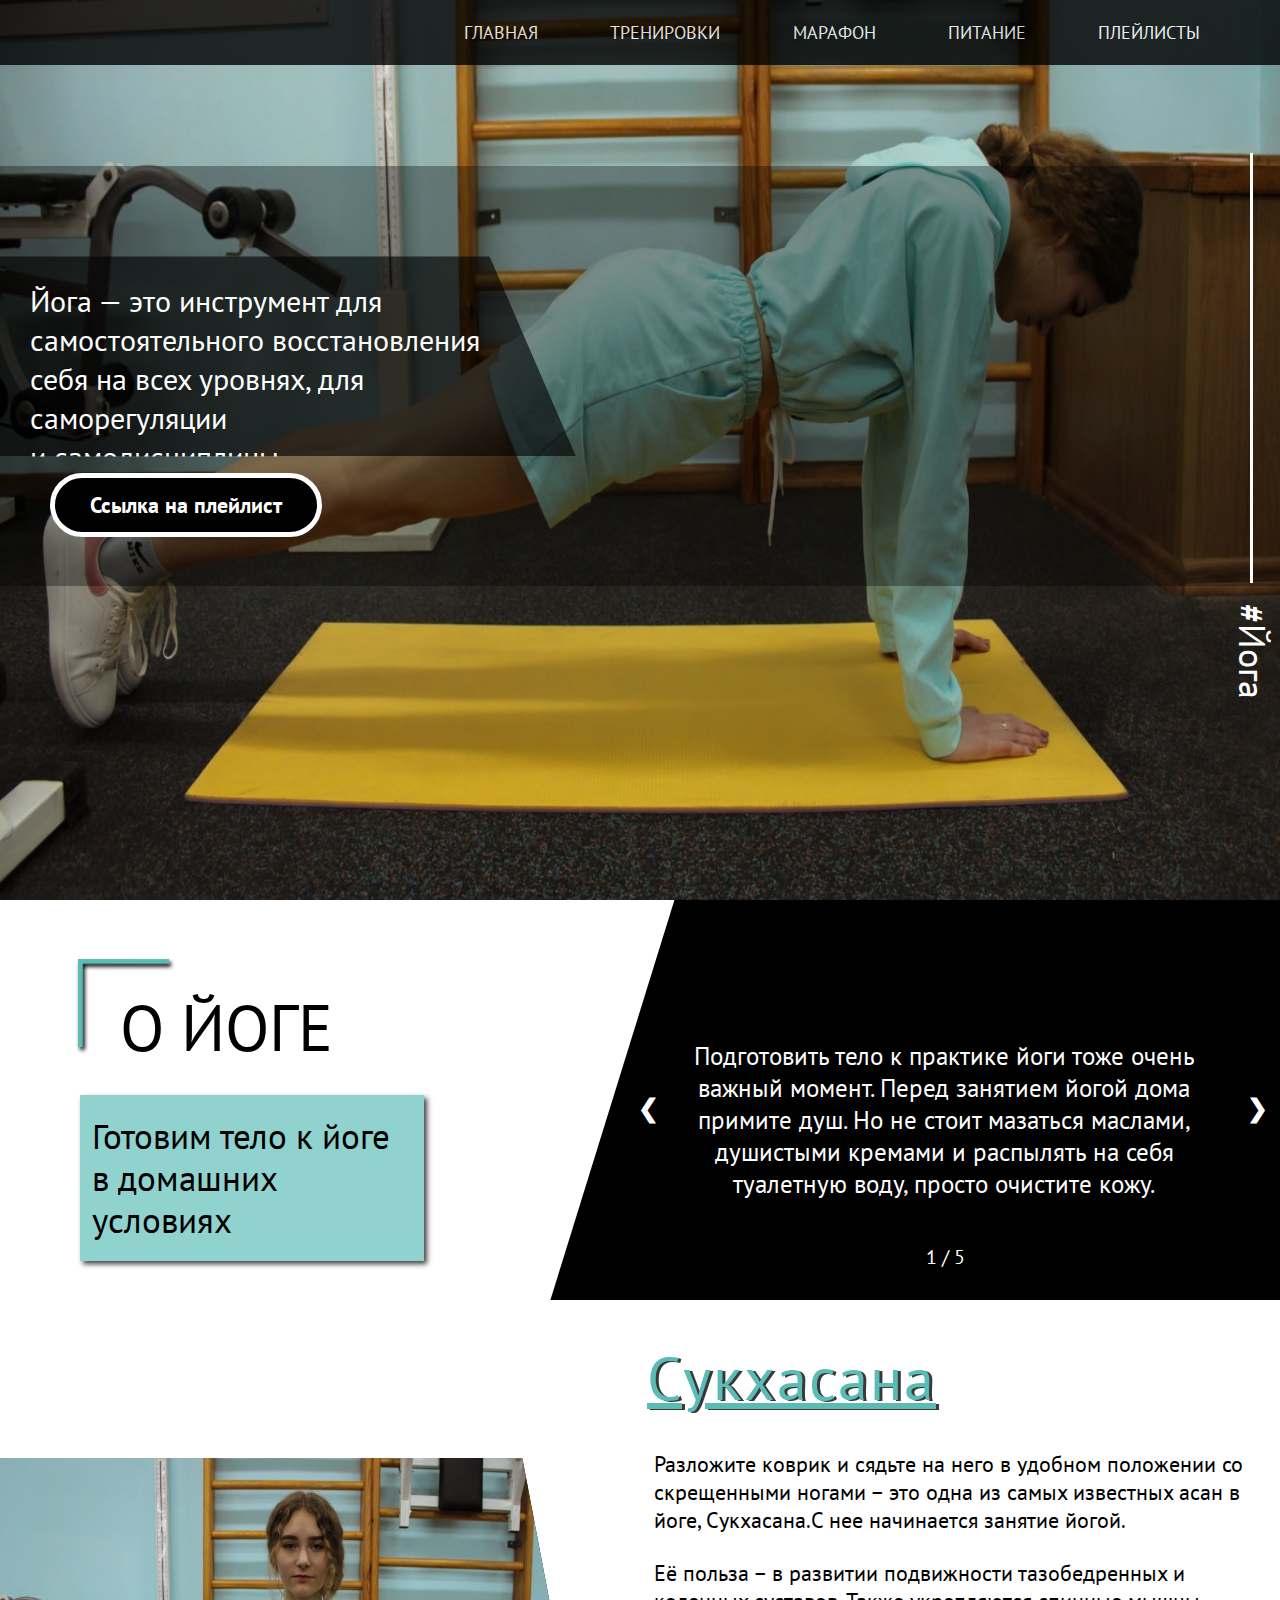
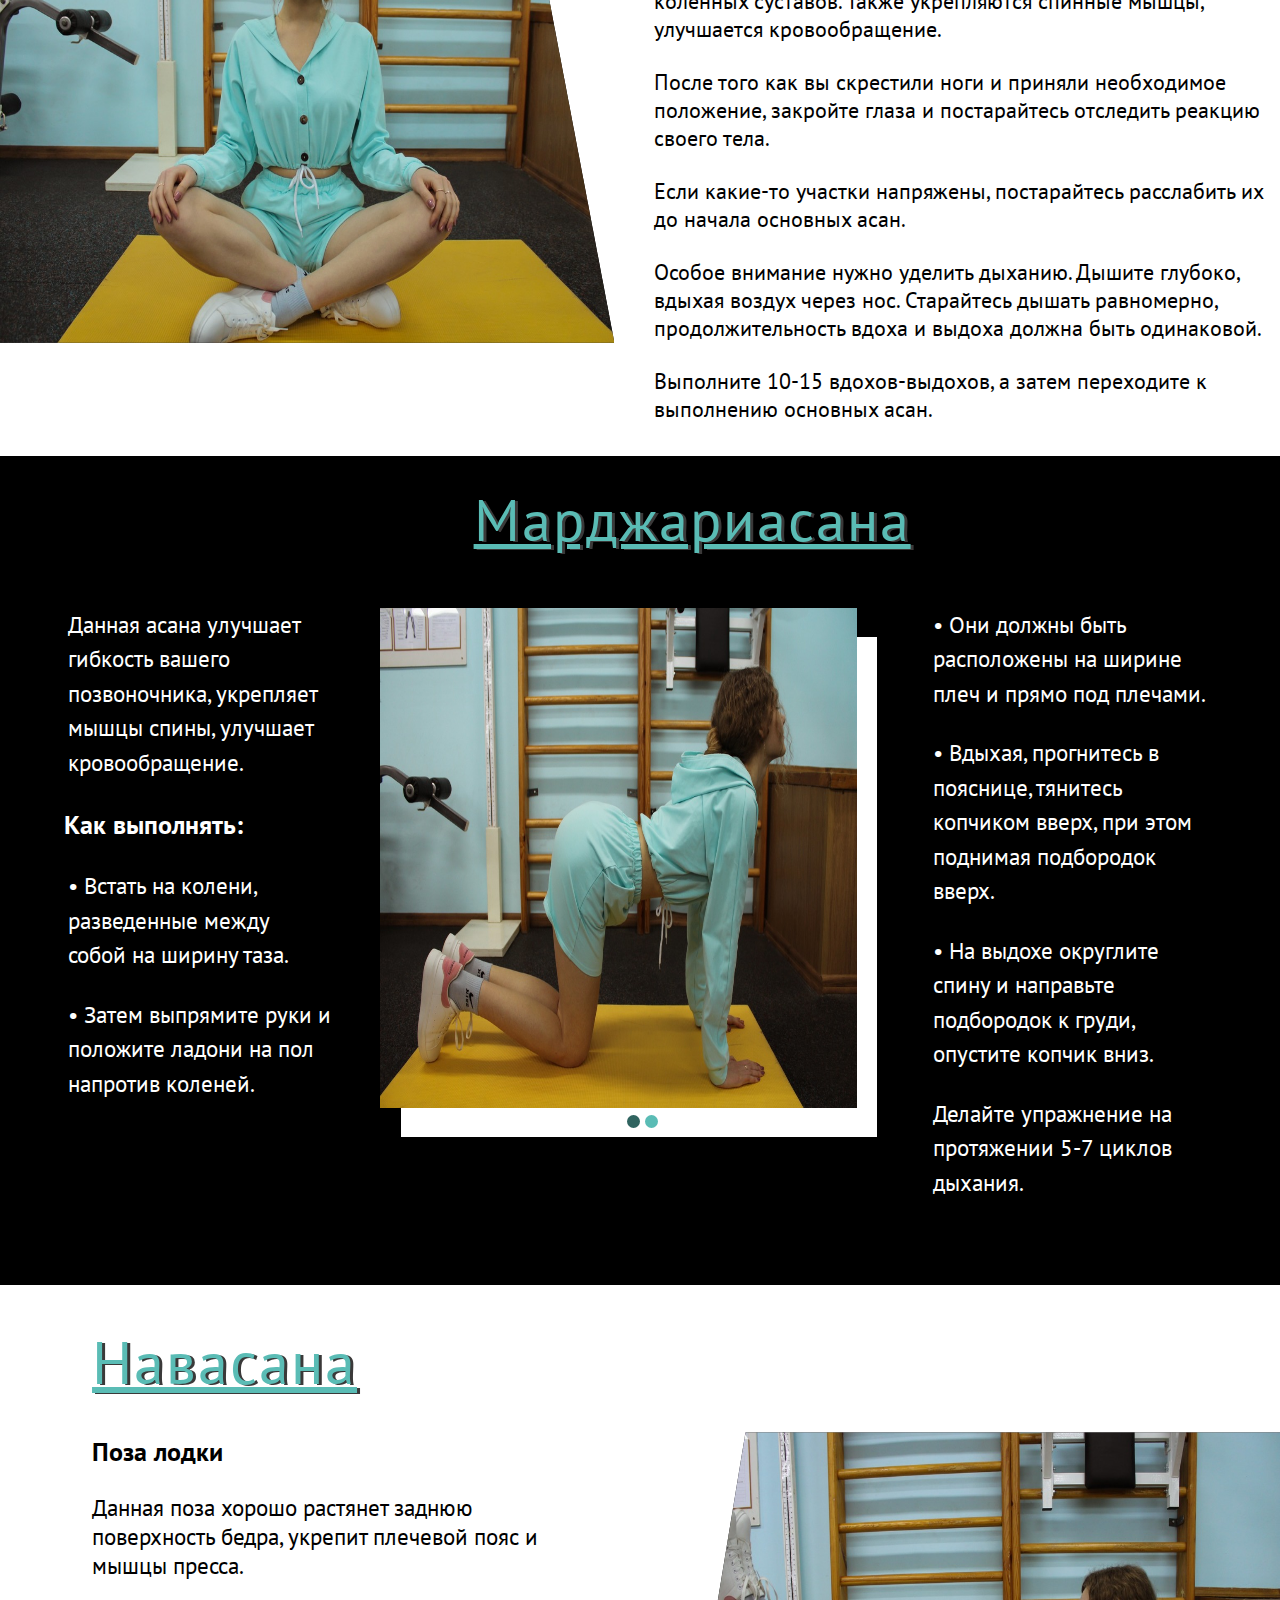
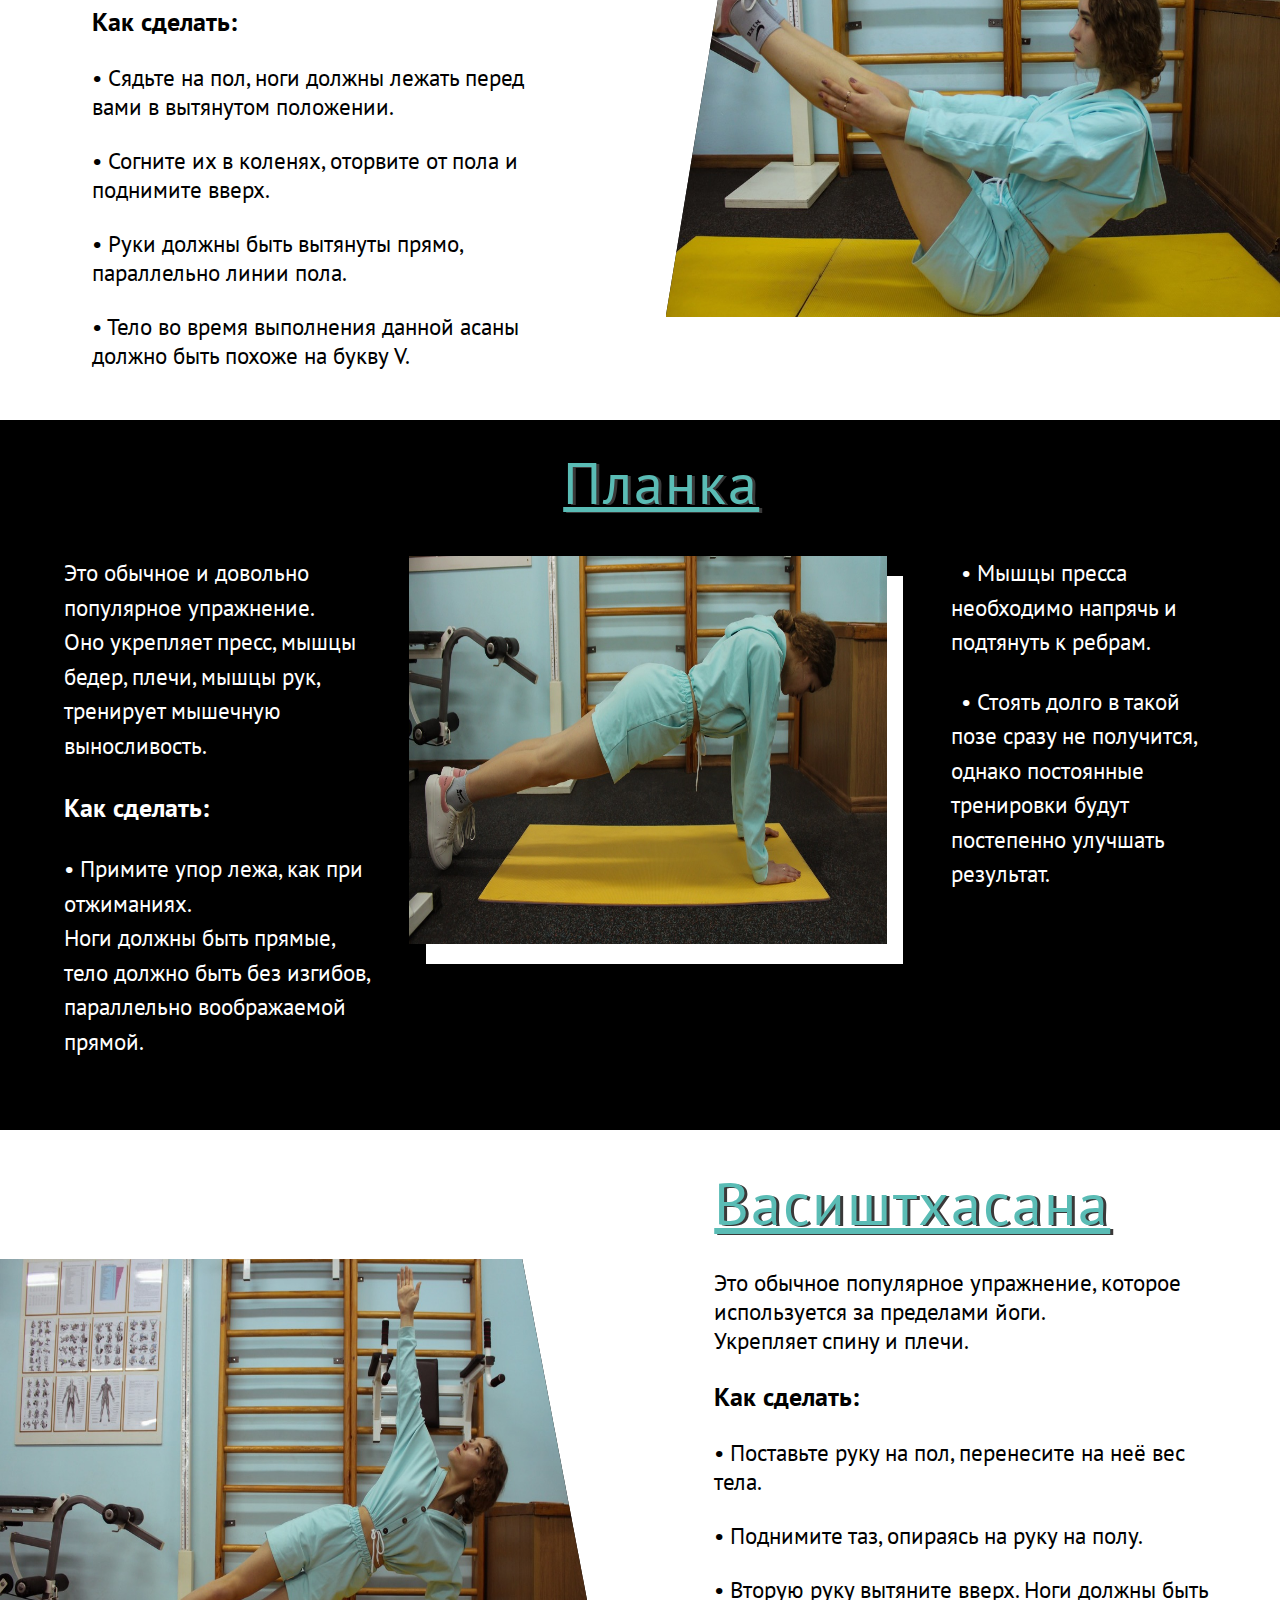
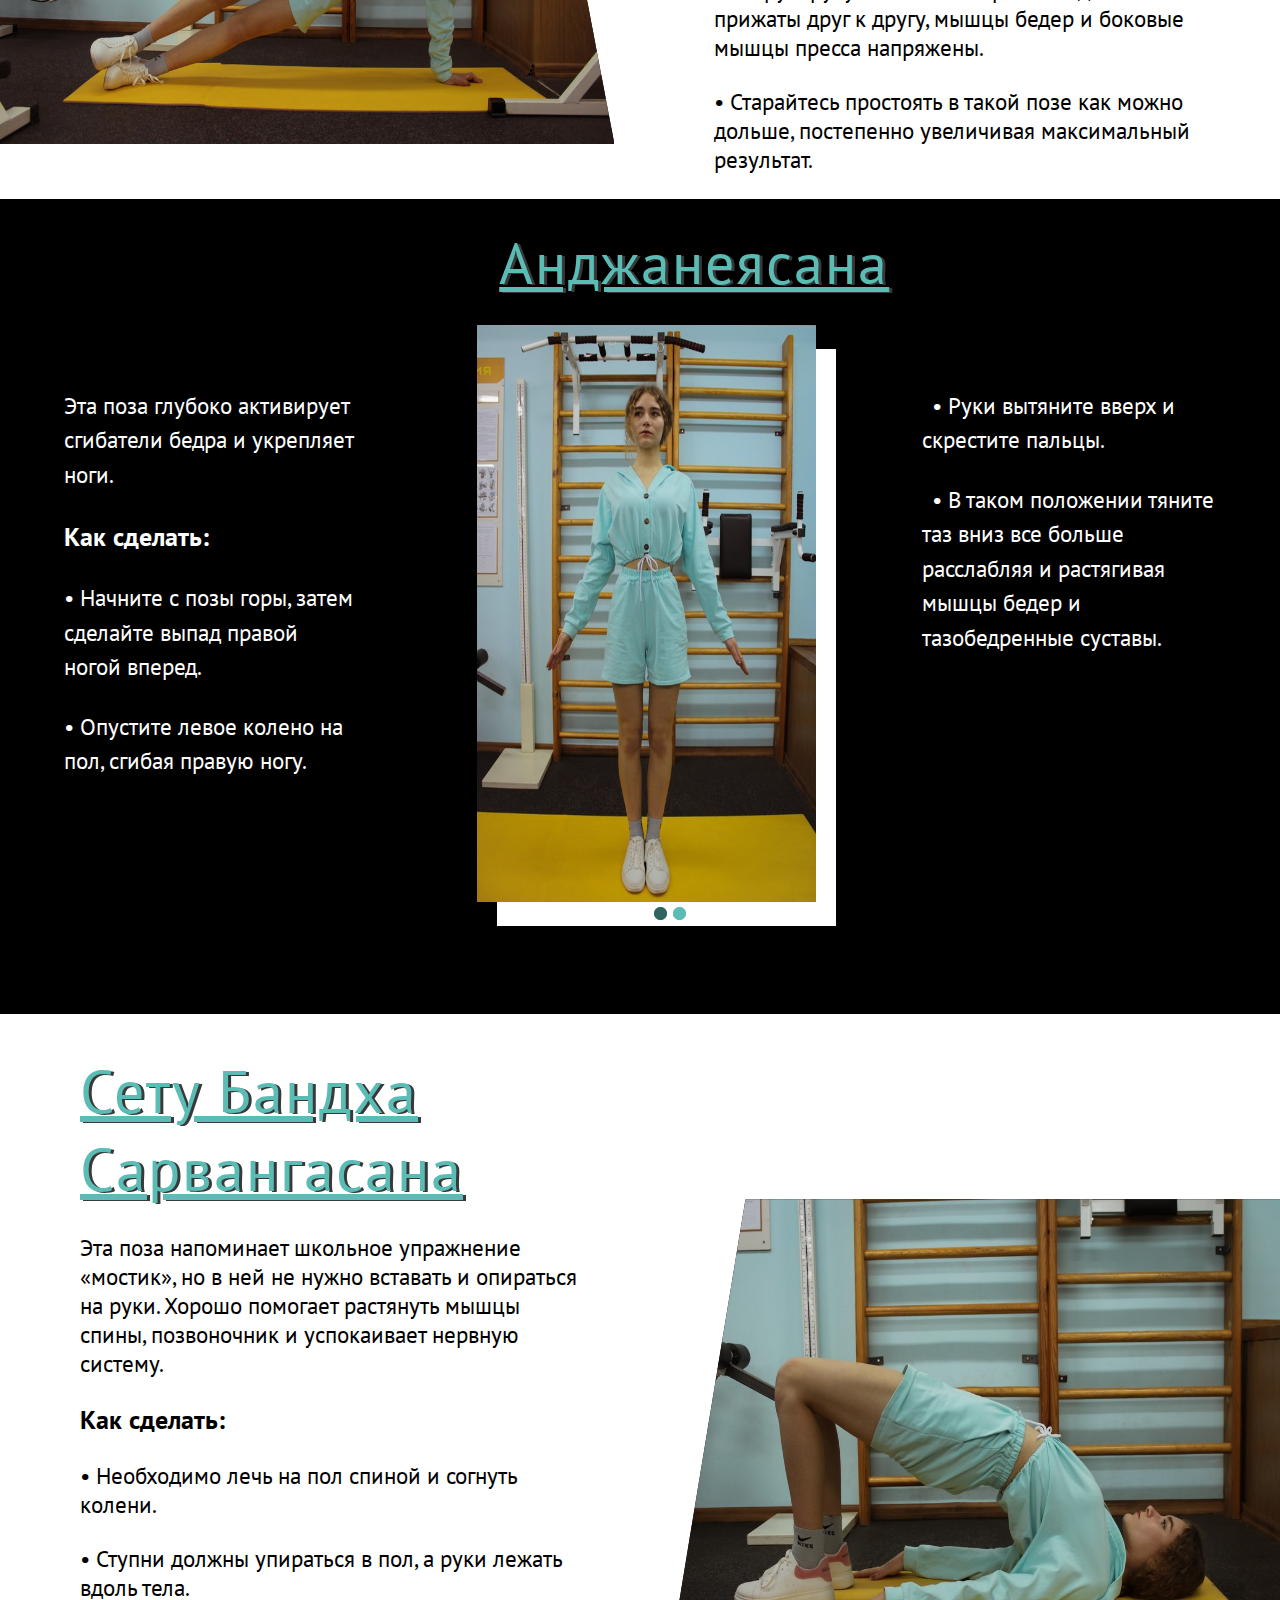
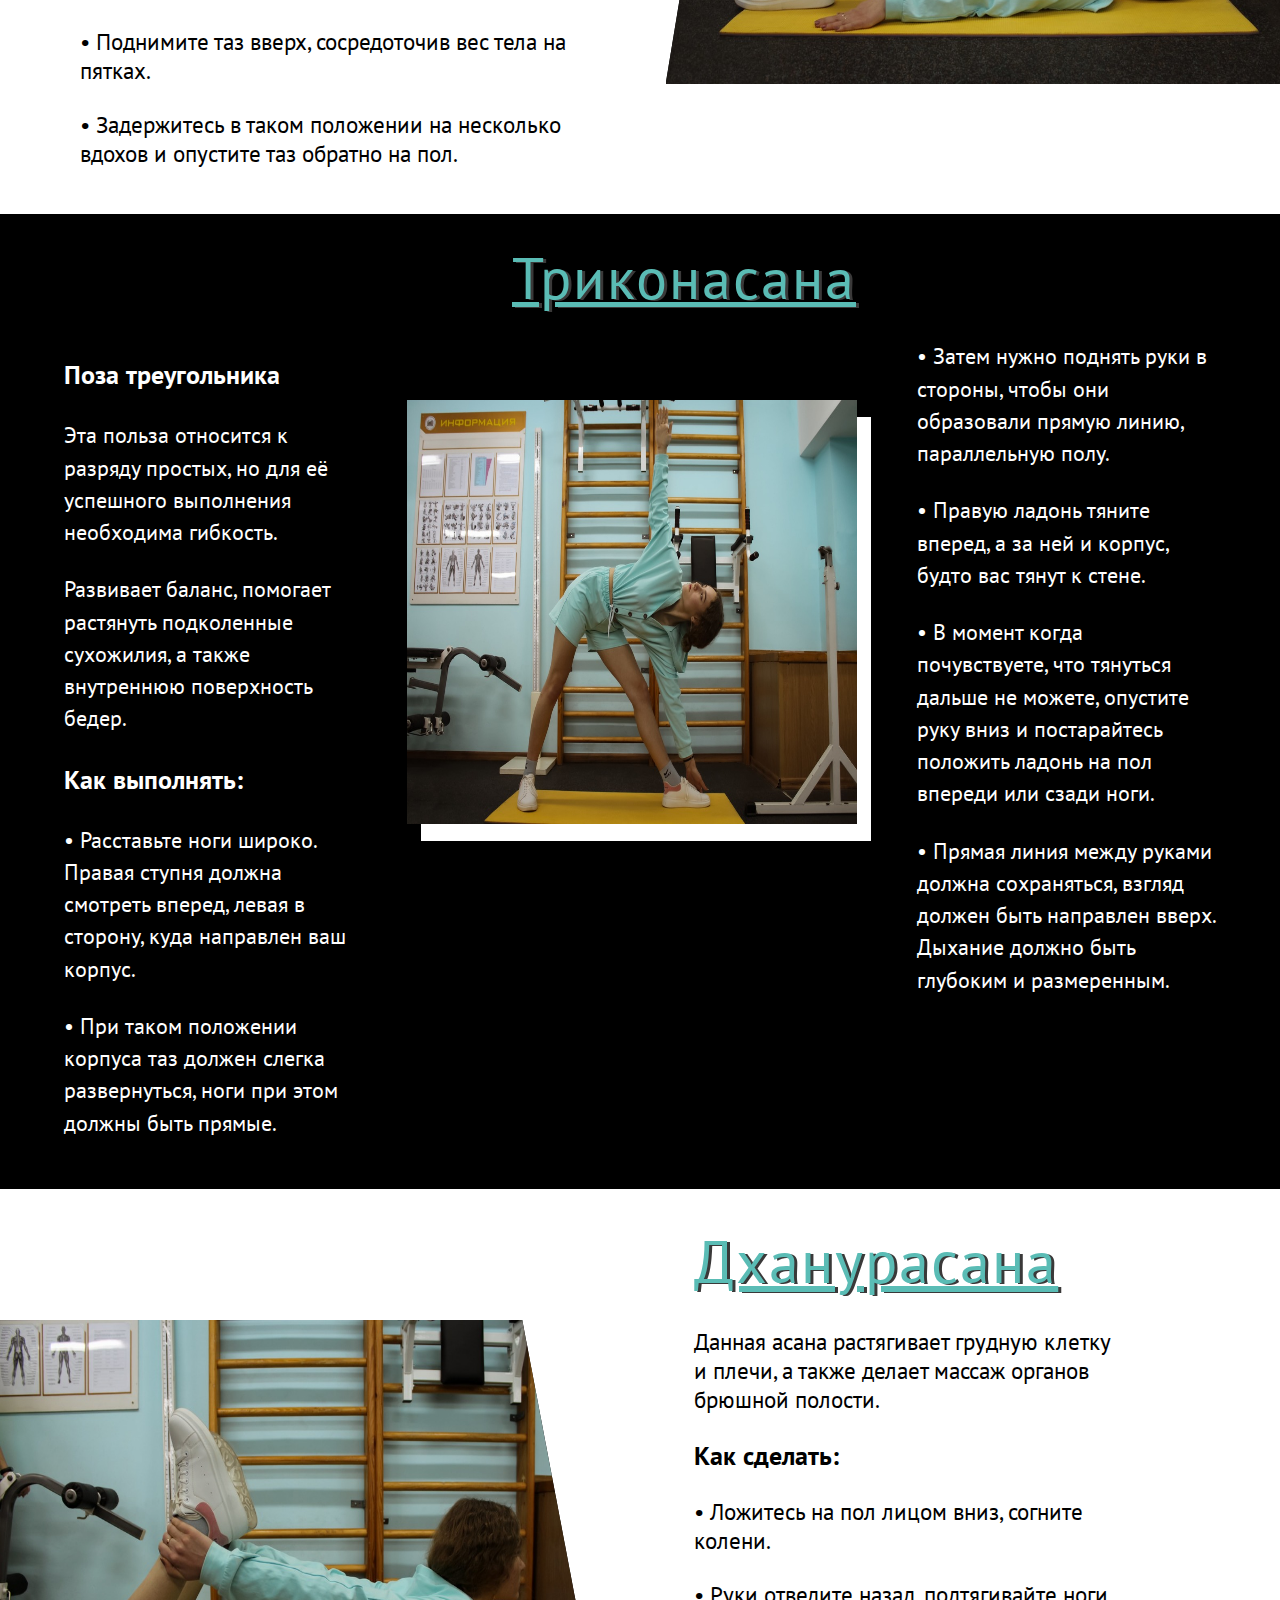
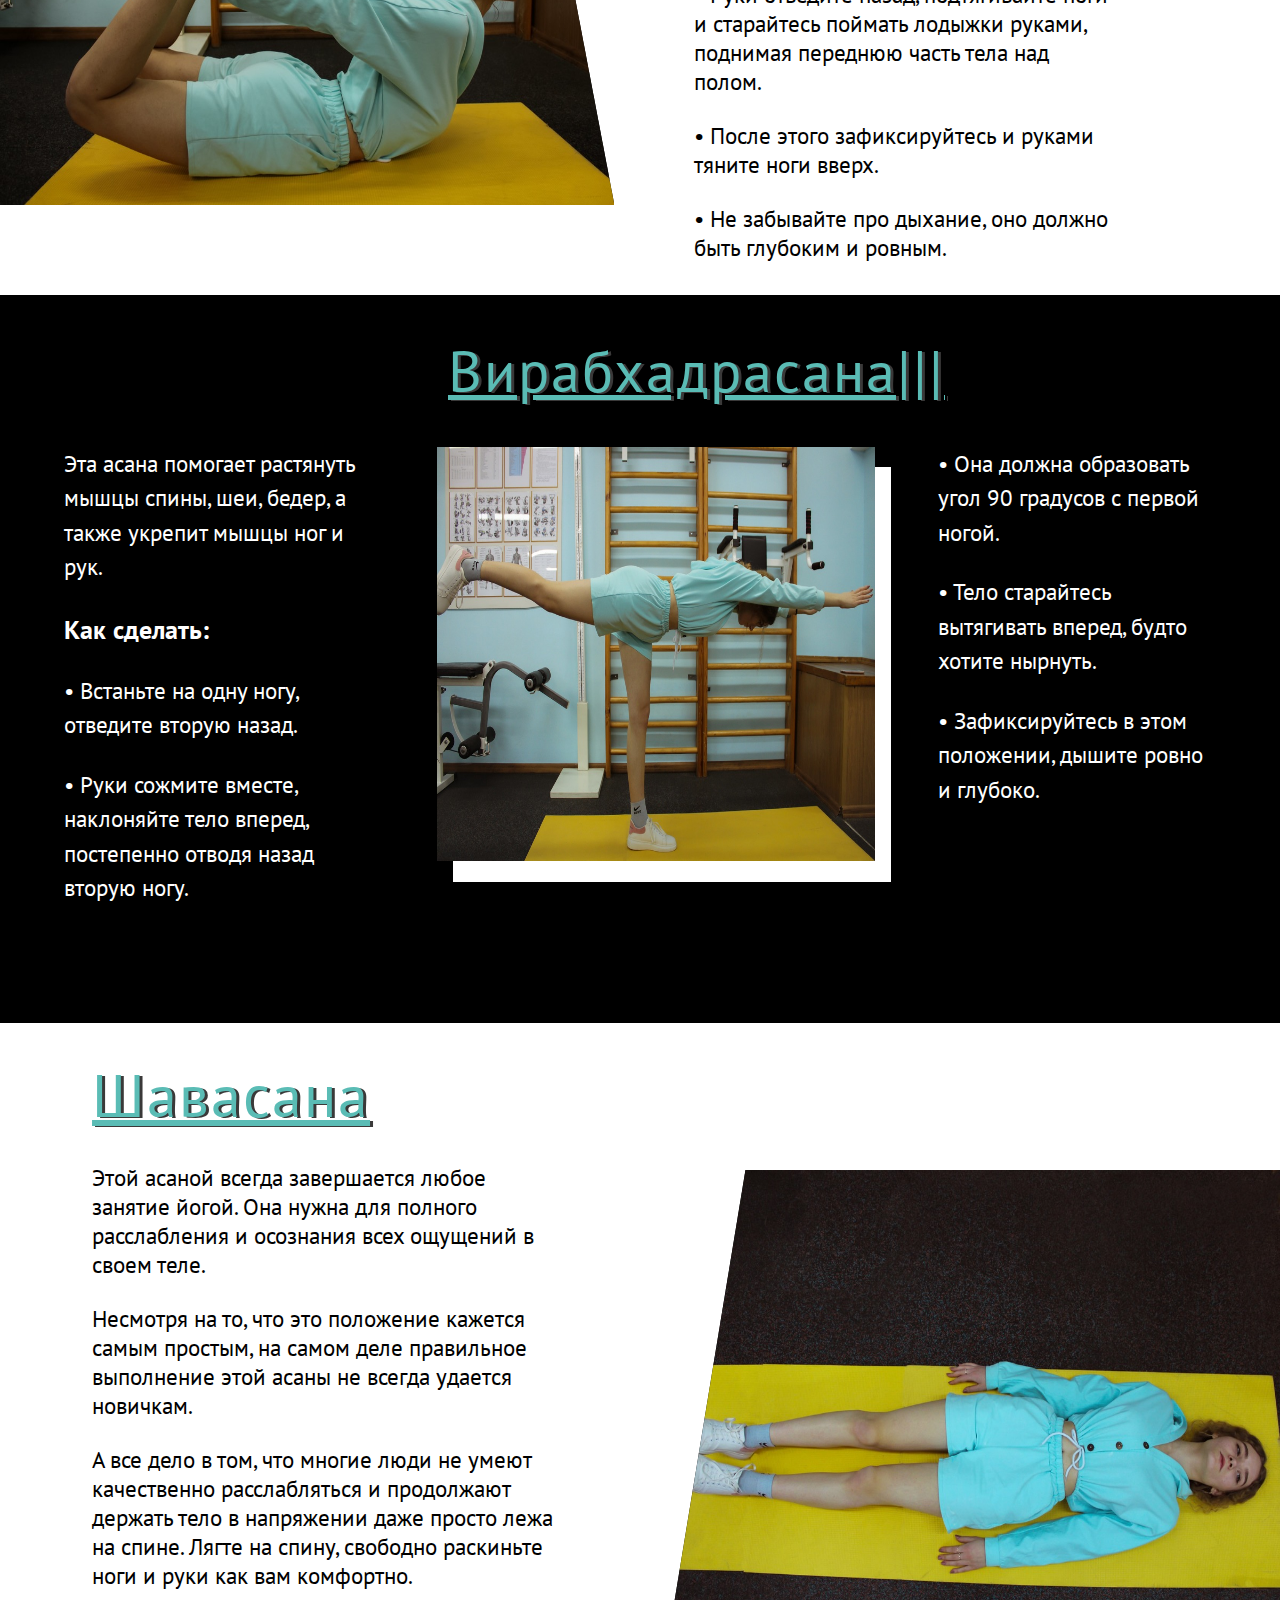
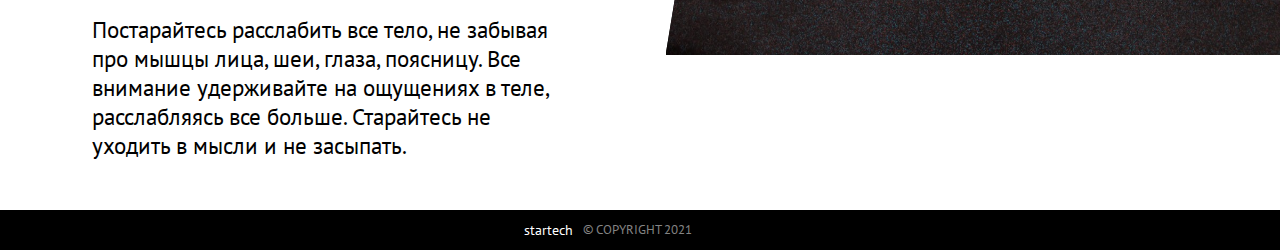
<file: Йога/index2.html>
<!DOCTYPE html>
<html lang="en">
  <head>
    <meta charset="utf-8">
    <link rel="stylesheet" href="css/style.css">
    <link rel="preconnect" href="https://fonts.gstatic.com">
<link href="https://fonts.googleapis.com/css2?family=PT+Sans&display=swap" rel="stylesheet">
  <link rel="shortcut icon" href="img/гиря.jpg">
    <title>Йога</title>
  </head>
  <body>
    <header class="header">
<div class="header__row">
<div class="header__menu">
<div class="menu-burger__header">
<span></span>
</div>
<nav class="nav">
  <ul class="header__row_links">
      <li class="headerlist_link_"><a href="../index.html" class="headerlink main">Главная </a> </li>
      <div class="checklist">
          <li class="dropdown "><a href="javascript:void(0)" class="dropbtn">Тренировки </a>
              <!-- выпадающий список -->

              <div class="dropdown_content">
                  <a class="nav__link2 rar" href="../Силовые упр/index9.html">силовые упражнения</a>
                  <a class="nav__link2" href="../Йога/index2.html">йога</a>
                  <a class="nav__link2" href="../Степ/index10.html">степ-аэробика</a>

              </div>
              <ol class="aaoo">
                  <li><a class="nav__link2 rar" href="../Силовые упр/index9.html">силовые упражнения</a></li>
                  <li><a class="nav__link2" href="../Йога/index2.html">йога</a></li>
                  <li><a class="nav__link2" href="../Степ/index10.html">степ-аэробика</a></li>
              </ol>

          </li>
      </div>

      <li class="headerlist_link"> <a href="../Марафон/index3.html" class="headerlink"> Марафон </a> </li>
      <li class="headerlist_link"><a href="../Питание/index4.html" class="headerlink">Питание </a> </li>
      <li class="headerlist_link"><a href="../Плейлисты/index8.html" class="headerlink"> Плейлисты </a> </li>
  </ul>
</nav>
</div>
</div>
</header>

<div class="main_container">
  <div class="container">
      <div class="main_text">
        <div class="l"></div>
        <div class="nadpis">#Йога</div>
      </div>
      <div class="polosa_otst">

        <div class="polosa">
          <div class="block">
            <div class="text">
              Йога — это инструмент для <br> самостоятельного восстановления <br> себя на всех уровнях, для саморегуляции <br> и самодисциплины.
            </div>
          </div>
          <div class="button">
            <a href="#" class="button_link">Ссылка на плейлист</a>
          </div>
        </div>

      </div>
  </div>



  <div class="container2">

      <div class="container2_row1">
        <div class="right">
            <div class="o_yoge">
              <img  class="ygol"src="img/ugol.png" alt="">
              <div class="text_o_yoge">О ЙОГЕ</div>
            </div>
            <div class="prepare_body">
              <h3 class="text_prepare">Готовим тело к йоге в домашних условиях</h3>
            </div>
        </div>

        <div class="left">
          <div class="mySlides fade">
                  <div class="numbertext">1 / 5</div>
                  Подготовить тело к практике йоги тоже очень важный момент. Перед занятием йогой дома примите душ. Но не стоит мазаться маслами, душистыми кремами и распылять на себя туалетную воду, просто очистите кожу.

              </div>

              <div class="mySlides fade second">
                  <div class="numbertext secondd">2 / 5</div>
              Все водные процедуры в принципе желательно проводить до ваших занятий йогой, а не после. Это связано с тем, что йога вызывает долгосрочные изменения в кровообращении, на чем частично и основывается ее лечебный эффект. Еще и поэтому после занятий йогой не рекомендуются интенсивные физические нагрузки.
              </div>

              <div class="mySlides fade third">
                  <div class="numbertext thirdd">3 / 5</div>
                  Определите для себя, в какой промежуток вы будете посвящать себя йоге – лучше всего делать это утром, но у многих это вряд ли получится.

              </div>

              <div class="mySlides fade fourth">
                  <div class="numbertext fourthh">4 / 5</div>
                  Упражнения, которые в йоге называют асаны, следует выполнять на голодный желудок. Если выбрали утреннее время для тренировок – тогда лучше начать их перед завтраком. Если занимаетесь днем или вечером, тогда подождите 2-3 часа после приема пищи.

                </div>

                <div class="mySlides fade fifth">
                    <div class="numbertext fifthh">5 / 5</div>
                    Помните, главное в йоге – это регулярность занятий. Не важно, сколько минут вы уделяете одной тренировке, важно, чтобы эти тренировки были постоянными.

                </div>

              <!-- Next and previous buttons -->
              <a class="prev" onclick="plusSlides(-1)">&#10094;</a>
              <a class="next" onclick="plusSlides(1)">&#10095;</a>

          </div>

      </div>

      <div class="container2_row2">

        <div class="right2">
        <div class="right2_after_sukha">
              <a href="#openModal" class="disabled"><img  class="sukhasana"src="img/sukhasana.jpg" alt="">
             <div class="text_inside5">Увеличить</div>
              <img class="loupe5" src="img/loupe.png" alt="">
            </a>
        </div>
        </div>
        <div id="openModal" class="modal1">
      <div class="modal-dialog">
        <div class="modal-content">
          <div class="modal-header">
            <a href="#close" title="Close" class="close"></a>
          </div>
          <div class="modal-body">
            <img class="modal_kartinka" src="img/sukhasana.jpg" alt="">
          </div>
        </div>
      </div>
    </div>

        <div class="left2">
          <div class="left2_content">
              <h2 class="sukhasana_title">Сукхасана</h2>
            <div class="sukhasana_text">
              <p>Разложите коврик и сядьте на него в удобном положении со скрещенными ногами – это одна из самых известных асан в йоге, Сукхасана.С нее начинается занятие йогой. </p>
              <p>Её польза – в развитии подвижности тазобедренных и коленных суставов. Также укрепляются спинные мышцы, улучшается кровообращение.</p>
              <p>После того как вы скрестили ноги и приняли необходимое положение, закройте глаза и постарайтесь отследить реакцию своего тела.</p>
              <p>Если какие-то участки напряжены, постарайтесь расслабить их до начала основных асан.</p>
              <p>Особое внимание нужно уделить дыханию. Дышите глубоко, вдыхая воздух через нос. Старайтесь дышать равномерно, продолжительность вдоха и выдоха должна быть одинаковой.</p>
              <p>Выполните 10-15 вдохов-выдохов, а затем переходите к выполнению основных асан.</p>
            </div>
          </div>
        </div>
      </div>
  </div>

  <div class="container3">
      <div class="background_cont3">
          <h2 class="marjariasana_title">Марджариасана</h2>
        <div class="wrapper3">
            <div class="tripple_text1">
              <p>Данная асана улучшает гибкость вашего позвоночника, укрепляет мышцы спины, улучшает кровообращение.</p>
              <h4>Как выполнять:</h4>
              <p>• Встать на колени, разведенные между собой на ширину таза.</p>
                <p>• Затем выпрямите руки и положите ладони на пол напротив коленей.</p>
            </div>

            <div class="tripple_foto">

              <div class="white_block"></div>


              <div class="slider2">
                <div class="MySlides2 fade">
                  <a href="#openModal2" class="disabled"><img  class="foto1_itself" id="foto1_itself" src="img/marjariasana.jpg" alt="">
                    <div class="text_inside_marj">Увеличить</div>
                    <img class="loupe_marj"src="img/loupe.png" alt=""></a>
              </div>
                <div class="MySlides22 fade">
                  <a href="#openModal3" class="disabled"><img class="foto2_itself" id="foto2_itself" src="img/marjariasana2.jpg" alt="">
                    <div class="text_inside_marj">Увеличить</div>
                    <img class="loupe_marj"src="img/loupe.png" alt=""></a>
              </div>
                </div>

                <div class="krugi">
                  <div class="krugiii">
                    <a class="krug1"></a>
                    <a class="krug2"></a>
                  </div>
                </div>
              </div>
            <div id="openModal2" class="modal2">
          <div class="modal-dialog">
            <div class="modal-content">
              <div class="modal-header">
                <a href="#close" title="Close" class="close"></a>
              </div>
              <div class="modal-body2">
                <img class="modal_kartinka" src="img/marjariasana.jpg" alt="">
              </div>
            </div>
          </div>
        </div>
        <div id="openModal3" class="modal3">
      <div class="modal-dialog">
        <div class="modal-content">
          <div class="modal-header">
            <a href="#close" title="Close" class="close"></a>
          </div>
          <div class="modal-body3">
            <img class="modal_kartinka" src="img/marjariasana2.jpg" alt="">
          </div>
        </div>
      </div>
    </div>

            <div class="tripple_text2">
              <p>• Они должны быть расположены на ширине плеч и прямо под плечами. </p>
              <p>• Вдыхая, прогнитесь в пояснице, тянитесь копчиком вверх, при этом поднимая подбородок вверх. </p>
              <p>• На выдохе округлите спину и направьте подбородок к груди, опустите копчик вниз. </p>
              <p>Делайте упражнение на протяжении 5-7 циклов дыхания.</p>
            </div>
        </div>
      </div>
    </div>

  <div class="container4">

      <div class="right4">
        <div class="right4_content">
            <h2 class="navasana_title">Навасана</h2>
          <div class="navasana_text">
            <h4> Поза лодки </h4>
            <p>Данная поза хорошо растянет заднюю поверхность бедра, укрепит плечевой пояс и мышцы пресса.</p>
            <h4>Как сделать:</h4>
          <p>• Cядьте на пол, ноги должны лежать перед вами в вытянутом положении. </p>
          <p>• Согните их в коленях, оторвите от пола и поднимите вверх.</p>
          <p>• Руки должны быть вытянуты прямо, параллельно линии пола.</p>
          <p>• Тело во время выполнения данной асаны должно быть похоже на букву V.</p>
        </div>
        </div>
      </div>


      <div class="left4">
            <div class="left4_after">
              <a href="#openModal4" class="disabled">  <img  class="navasana"src="img/navasana.jpg" alt="">
              <div class="text_inside">Увеличить</div>
                <img class="loupe"src="img/loupe.png" alt=""></a>
            </div>
      </div>
      <div id="openModal4" class="modal4">
    <div class="modal-dialog">
      <div class="modal-content">
        <div class="modal-header">
          <a href="#close" title="Close" class="close"></a>
        </div>
        <div class="modal-body">
          <img class="modal_kartinka" src="img/navasana.jpg" alt="">
        </div>
      </div>
    </div>
  </div>
  </div>


  <div class="container5">
      <div class="background_cont5">
          <h2 class="planka_title">Планка</h2>
        <div class="wrapper5">
            <div class="planka_text1">
              <p>Это обычное и довольно популярное упражнение.<br> Оно укрепляет пресс, мышцы бедер, плечи, мышцы рук, тренирует мышечную выносливость.</p>
              <h4>Как сделать:</h4>
              <p>• Примите упор лежа, как при отжиманиях. <br> Ноги должны быть прямые, тело должно быть без изгибов, параллельно воображаемой прямой.</p>
            </div>
            <div class="planka_foto">

              <div class="white_block_planka"> </div>
              <div class="planka_photo">
                <div class="planka_photo_after">
                   <a href="#openModal5" class="disabled"><img  class="foto8_itself" src="img/planka2.jpg" alt="">
                   <div class="text_inside2">Увеличить</div>
                   <img class="loupe2"src="img/loupe.png" alt=""></a>
                </div>
            </div>
          </div>
          <div id="openModal5" class="modal5">
          <div class="modal-dialog">
          <div class="modal-content">
            <div class="modal-header">
              <a href="#close" title="Close" class="close"></a>
            </div>
            <div class="modal-body5">
              <img class="modal_kartinka" src="img/planka2.jpg" alt="">
            </div>
          </div>
          </div>
          </div>
          <div class="planka_text2">
            <p>• Мышцы пресса необходимо напрячь и подтянуть к ребрам.</p>
            <p>• Стоять долго в такой позе сразу не получится, однако постоянные тренировки будут постепенно улучшать результат.</p>
          </div>
        </div>

        </div>
      </div>


  <div class="container6">
    <div class="right2_vasi">
    <div class="right2_after">
            <a href="#openModal6" class="disabled"> <img  class="sukhasana"src="img/vasishthasana.jpg" alt="">
              <div class="text_inside5_vasi">Увеличить</div>
          <img class="loupe5_vasi"src="img/loupe.png" alt="">
        </a>
    </div>
    </div>
    <div id="openModal6" class="modal6">
  <div class="modal-dialog">
    <div class="modal-content">
      <div class="modal-header">
        <a href="#close" title="Close" class="close"></a>
      </div>
      <div class="modal-body6">
        <img class="modal_kartinka" src="img/vasishthasana.jpg" alt="">
      </div>
    </div>
  </div>
</div>



    <div class="left2">
      <div class="left2_content_vasishthasana">
          <h2 class="vasishthasana_title">Васиштхасана</h2>
        <div class="vasishthasana_text">
          <p>Это обычное популярное упражнение, которое используется за пределами йоги. <br> Укрепляет спину и плечи.
          </p>
          <h4>Как сделать:</h4>
          <p>• Поставьте руку на пол, перенесите на неё вес тела.</p>
          <p>• Поднимите таз, опираясь на руку на полу.</p>
          <p>• Вторую руку вытяните вверх. Ноги должны быть прижаты друг к другу, мышцы бедер и боковые мышцы пресса напряжены.</p>
          <p>• Старайтесь простоять в такой позе как можно дольше, постепенно увеличивая максимальный результат.</p>
        </div>
      </div>
    </div>
  </div>

  <div class="container3">
      <div class="background_cont3">
          <h2 class="anjaneyasana_title">Анджанеясана</h2>
          <div class="wrapper_anja">
            <div class="tripple_text1_1">
              <p>Эта поза глубоко активирует сгибатели бедра и укрепляет ноги.</p>
              <h4>Как сделать:</h4>
              <p>• Начните с позы горы,
                затем сделайте выпад правой ногой вперед.</p>
                <p>• Опустите левое колено на пол, сгибая правую ногу.</p>
            </div>
            <div class="tripple_foto_anj">

              <div class="white_block3 fade"> </div>
              <div class="slider3">
             <div class="MySlides3 fade">
                  <a href="#openModal7" class="disabled"><img  class="foto3_itself" src="img/anjaneyasana.jpg" alt="">
                    <div class="text_inside_anja">Увеличить</div>
                <img class="loupe_anja"src="img/loupe.png" alt=""></a>
                </div>
              </div>
              <div class="krugi_33">
                <div class="krugiii">
                  <a class="krug3"></a>
                  <a class="krug4"></a>
                </div>
              </div>

              <div class="white_block3_3"> </div>
              <div class="slider3_3">
                <div class="MySlides33 fade">
                  <a href="#openModal8" class="disabled"><img class="foto4_itself" src="img/anjaneyasana2.jpg" alt="">
                  <div class="text_inside_anja2">Увеличить</div>
              <img class="loupe_anja2"src="img/loupe.png" alt=""></a>

                </div>
              </div>
              <div class="krugi_33">
                <div class="krugiii">
                  <a class="krug3"></a>
                  <a class="krug4"></a>
                </div>
              </div>

        </div>
        <div id="openModal7" class="modal7">
      <div class="modal-dialog">
        <div class="modal-content">
          <div class="modal-header">
            <a href="#close" title="Close" class="close"></a>
          </div>
          <div class="modal-body7">
            <img class="modal_kartinka_anja" src="img/anjaneyasana.jpg" alt="">
          </div>
        </div>
      </div>
    </div>
    <div id="openModal8" class="modal8">
  <div class="modal-dialog">
    <div class="modal-content">
      <div class="modal-header">
        <a href="#close" title="Close" class="close"></a>
      </div>
      <div class="modal-body8">
        <img class="modal_kartinka" src="img/anjaneyasana2.jpg" alt="">
      </div>
    </div>
  </div>

            </div>
            <div class="tripple_text1_2">
              <p>• Руки вытяните вверх и скрестите пальцы.</p>
              <p>• В таком положении тяните таз вниз все больше расслабляя и растягивая мышцы бедер и тазобедренные суставы.</p>
            </div>
        </div>
      </div>
    </div>

  <div class="container_setu">

        <div class="right4_setu">
          <div class="right4_content_setu">
              <h2 class="setu_bandha_title">Сету Бандха</h2>
              <h2 class="setu_bandha_title2">Сарвангасана</h2>
            <div class="setu_bandha_text">
              <p> Эта поза напоминает школьное упражнение «мостик», но в ней не нужно вставать и опираться на руки. Хорошо помогает растянуть мышцы спины, позвоночник и успокаивает нервную систему.
            </p>
            <h4>Как сделать:</h4>
            <p>• Необходимо лечь на пол спиной и согнуть колени.</p>
            <p>• Ступни должны упираться в пол, а руки лежать вдоль тела.</p>
            <p>• Поднимите таз вверх, сосредоточив вес тела на пятках.</p>
            <p>• Задержитесь в таком положении на несколько вдохов и опустите таз обратно на пол.</p>
          </div>
          </div>
        </div>
        <div class="left4_setu">
              <div class="left4_after">
              <a href="#openModal9" class="disabled">  <img  class="navasana"src="img/Setu Bandha Sarvangasana.jpg" alt="">
                 <div class="text_inside">Увеличить</div>
                  <img class="loupe"src="img/loupe.png" alt=""></a>
              </div>
        </div>
        <div id="openModal9" class="modal9">
      <div class="modal-dialog">
        <div class="modal-content">
          <div class="modal-header">
            <a href="#close" title="Close" class="close"></a>
          </div>
          <div class="modal-body">
            <img class="modal_kartinka" src="img/Setu Bandha Sarvangasana.jpg" alt="">
          </div>
        </div>
      </div>
    </div>
    </div>

    <div class="container_trikonasana">
        <div class="background_cont5">
            <h2 class="trikonasana_title">Триконасана</h2>
          <div class="wrapper5">
              <div class="trikonasana_text1">
                <h4> Поза треугольника </h4>
                  <p>Эта польза относится к разряду простых, но для её успешного выполнения необходима гибкость.</p>
                  <p>Развивает баланс, помогает растянуть подколенные сухожилия, а также внутреннюю поверхность бедер.</p>
                <h4>Как выполнять:</h4>
                  <p>• Расставьте ноги широко. Правая ступня должна смотреть вперед, левая в сторону, куда направлен ваш корпус.</p>
                    <p>• При таком положении корпуса таз должен слегка развернуться, ноги при этом должны быть прямые.</p>
              </div>
              <div class="trikonasana_foto">

                <div class="white_block2"> </div>
                <div class="trikonasana_photo">
                  <div class="trikonasana_photo_after">
                      <a href="#openModal10" class="disabled"><img  class="foto9_itself" src="img/trikonasana.jpg" alt="">
                        <div class="text_inside_triko">Увеличить</div>
                        <img class="loupe_triko"src="img/loupe.png" alt=""></a>

                  </div>
                </div>

              </div>
              <div id="openModal10" class="modal10">
            <div class="modal-dialog">
              <div class="modal-content">
                <div class="modal-header">
                  <a href="#close" title="Close" class="close"></a>
                </div>
                <div class="modal-body10">
                  <img class="modal_kartinka" src="img/trikonasana.jpg" alt="">
                </div>
              </div>
            </div>
          </div>
              <div class="trikonasana_text2">

                <p>• Затем нужно поднять руки в стороны, чтобы они образовали прямую линию, параллельную полу.</p>
                <p>• Правую ладонь тяните вперед, а за ней и корпус, будто вас тянут к стене.</p>
                <p>• В момент когда почувствуете, что тянуться дальше не можете, опустите руку вниз и постарайтесь положить ладонь на пол впереди или сзади ноги.</p>
                <p>• Прямая линия между руками должна сохраняться, взгляд должен быть направлен вверх. Дыхание должно быть глубоким и размеренным.</p>
              </div>
          </div>
        </div>
      </div>

      <div class="container6">
        <div class="right2_dhanura">
        <div class="right2_after">
                <a href="#openModal11" class="disabled"> <img  class="sukhasana"src="img/dhanurasana.jpg" alt="">
                  <div class="text_inside5_dhanura">Увеличить</div>
              <img class="loupe5_dhanura"src="img/loupe.png" alt="">
            </a>
        </div>
        </div>
        <div id="openModal11" class="modal11">
      <div class="modal-dialog">
        <div class="modal-content">
          <div class="modal-header">
            <a href="#close" title="Close" class="close"></a>
          </div>
          <div class="modal-body11">
            <img class="modal_kartinka" src="img/dhanurasana.jpg" alt="">
          </div>
        </div>
      </div>
    </div>



        <div class="left2">
          <div class="left2_content_dhanura">
              <h2 class="dhanurasana_title">Дханурасана</h2>
            <div class="dhanurasana_text">
            <p> Данная асана растягивает грудную клетку и плечи, а также делает массаж органов брюшной полости.</p>
            <h4>Как сделать:</h4>
              <p>• Ложитесь на пол лицом вниз, согните колени.</p>
              <p>• Руки отведите назад, подтягивайте ноги и старайтесь поймать лодыжки руками, поднимая переднюю часть тела над полом.</p>
              <p>• После этого зафиксируйтесь и руками тяните ноги вверх.</pi>
              <p>• Не забывайте про дыхание, оно должно быть глубоким и ровным.
              </p>
            </div>
          </div>
        </div>
      </div>


      <div class="container5_vira">
          <div class="background_cont5">
              <h2 class="virabhadrasana_title">Вирабхадрасана|||</h2>
            <div class="wrapper5">
                <div class="vira_text1">
                  <p>Эта асана помогает растянуть мышцы спины, шеи, бедер, а также укрепит мышцы ног и рук.</p>
                  <h4>Как сделать:</h4>
                  <p>• Встаньте на одну ногу, отведите вторую назад. </p>
                  <p>• Руки сожмите вместе, наклоняйте тело вперед, постепенно отводя назад вторую ногу.</p>
                </div>
                <div class="virabhadrasana_foto">

                  <div class="white_block_vira"> </div>
                  <div class="vira_photo">
                    <div class="vira_photo_after">
                    <a href="#openModal12" class="disabled"> <img  class="foto8_itself" src="img/virabhadrasana3.jpg" alt="">
                      <div class="text_inside_vira">Увеличить</div>
                      <img class="loupe_vira"src="img/loupe.png" alt=""></a>
                    </div>

                  </div>
                </div>
                <div id="openModal12" class="modal12">
              <div class="modal-dialog">
                <div class="modal-content">
                  <div class="modal-header">
                    <a href="#close" title="Close" class="close"></a>
                  </div>
                  <div class="modal-body12">
                    <img class="modal_kartinka" src="img/virabhadrasana3.jpg" alt="">
                  </div>
                </div>
              </div>
            </div>
                <div class="vira_text2">
                  <p>• Она должна образовать угол 90 градусов с первой ногой.</p>
                  <p>• Тело старайтесь вытягивать вперед, будто хотите нырнуть.</p>
                  <p>• Зафиксируйтесь в этом положении, дышите ровно и глубоко.
                  </p>
                </div>
            </div>
          </div>
        </div>

        <div class="container4">

            <div class="right4">
              <div class="right4_content">
                  <h2 class="shavasana_title">Шавасана</h2>
                <div class="shavasana_text">
                  <p>Этой асаной всегда завершается любое занятие йогой. Она нужна для полного расслабления и осознания всех ощущений в своем теле.
                </p>
                <p>Несмотря на то, что это положение кажется самым простым, на самом деле правильное выполнение этой асаны не всегда удается новичкам.</p>
                <p>А все дело в том, что многие люди не умеют качественно расслабляться и продолжают держать тело в напряжении даже просто лежа на спине. Лягте на спину, свободно раскиньте ноги и руки как вам комфортно.</p>
                <p>Постарайтесь расслабить все тело, не забывая про мышцы лица, шеи, глаза, поясницу. Все внимание удерживайте на ощущениях в теле, расслабляясь все больше. Старайтесь не уходить в мысли и не засыпать.</p>
              </div>
              </div>
            </div>

            <div class="left4">
                  <div class="left4_after">
                    <a href="#openModal13" class="disabled"><img  class="navasana"src="img/shavasana.jpg" alt="">
                    <div class="text_inside">Увеличить</div>
                      <img class="loupe"src="img/loupe.png" alt=""></a>
                  </div>
            </div>
            <div id="openModal13" class="modal13">
          <div class="modal-dialog">
            <div class="modal-content">
              <div class="modal-header">
                <a href="#close" title="Close" class="close"></a>
              </div>
              <div class="modal-body">
                <img class="modal_kartinka" src="img/shavasana.jpg" alt="">
              </div>
            </div>
          </div>
        </div>
        </div>

    </div>
    </div>
<footer class="footer">
  <div class="bottom_text">
  <div class="startech2">startech</div>
  <div class="startech">© COPYRIGHT 2021</div>
</div>
</footer>




<script src="https://code.jquery.com/jquery-3.5.1.slim.min.js"></script>
<script src="js/menu.js"></script>
  </body>
</html>
</file>
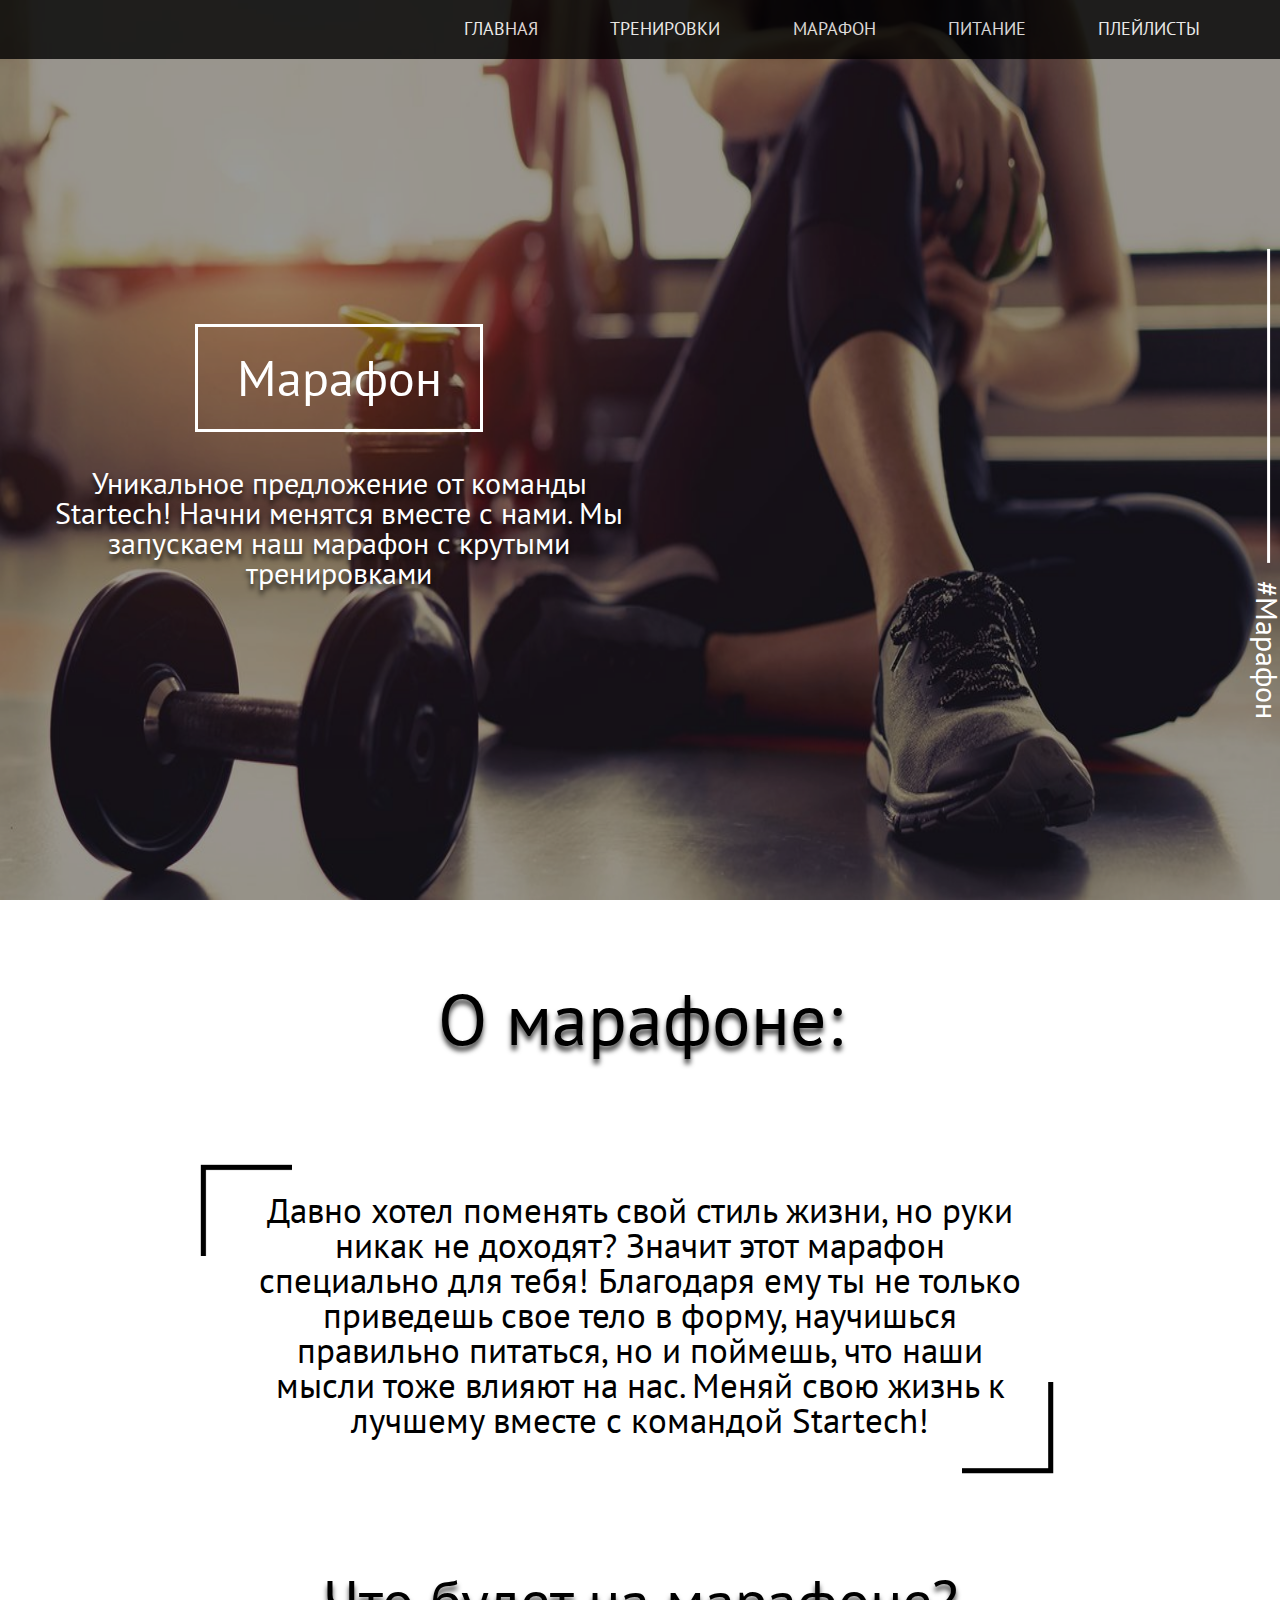
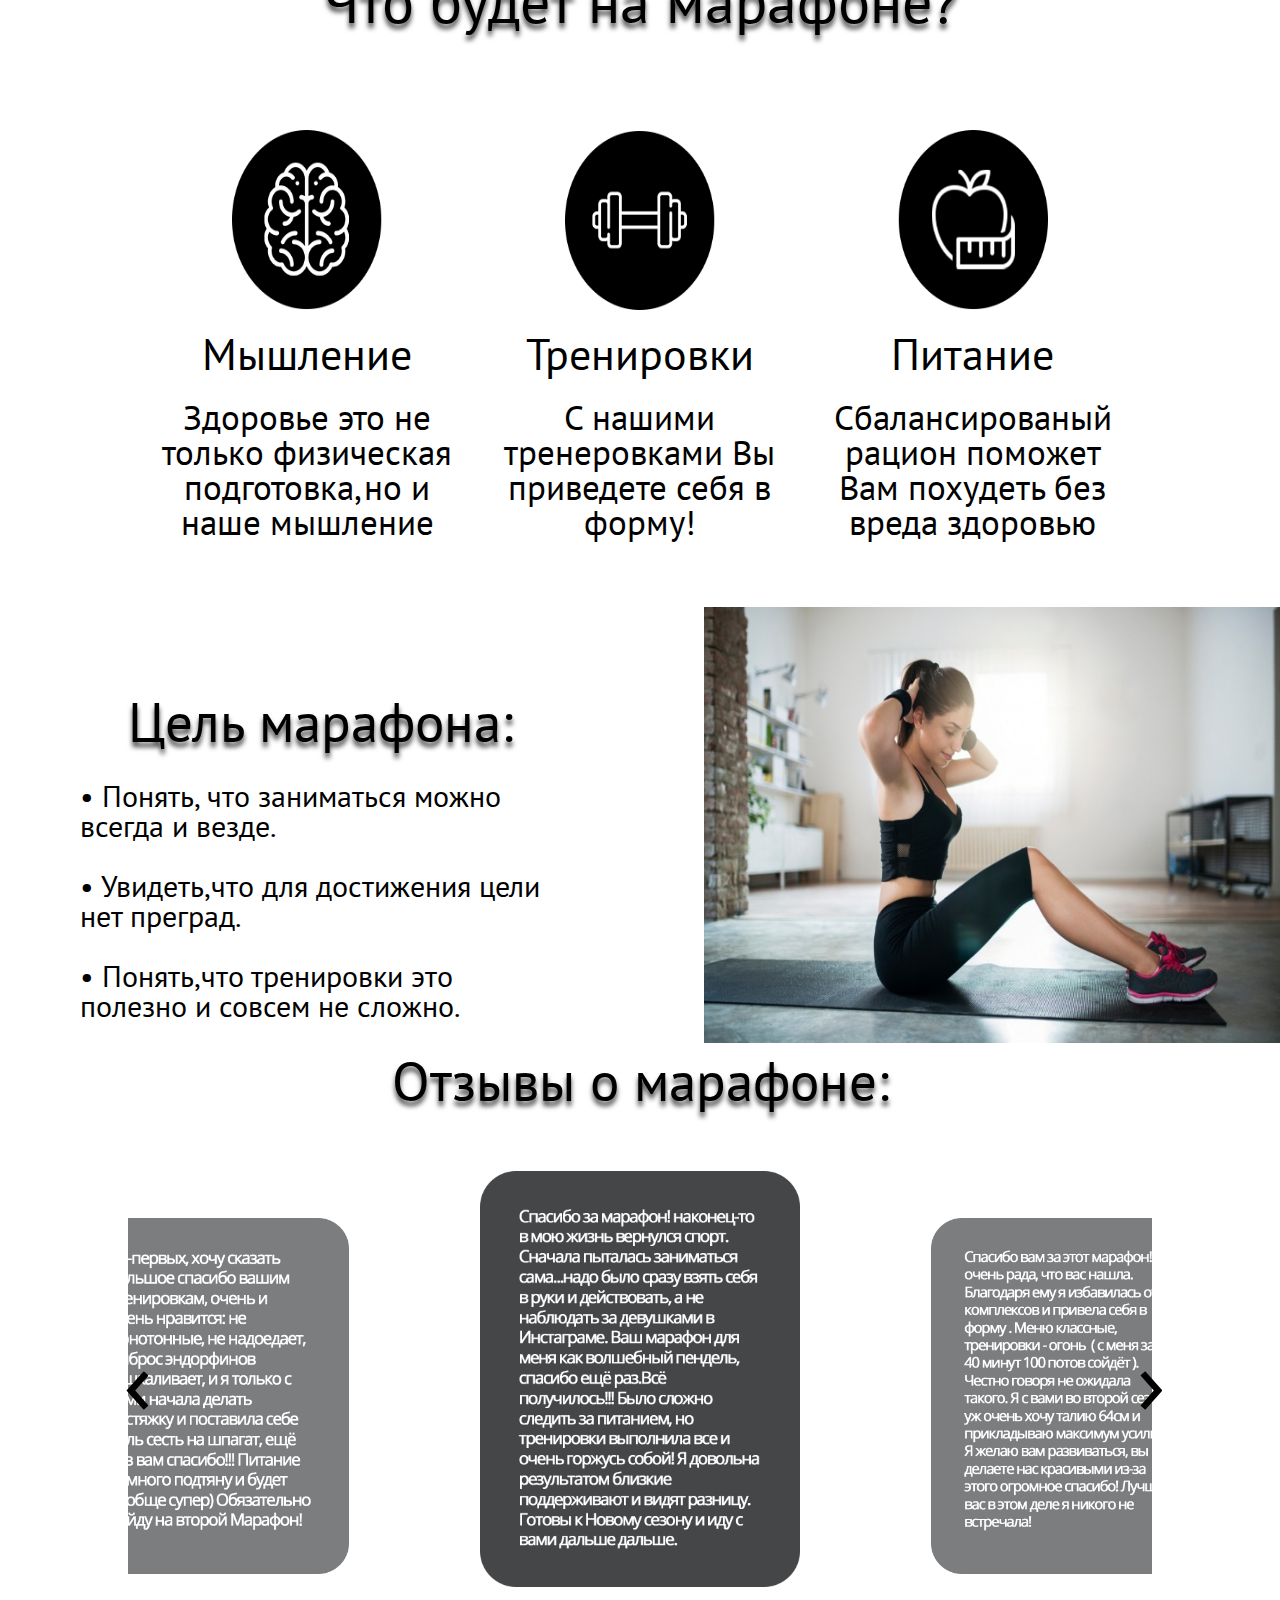
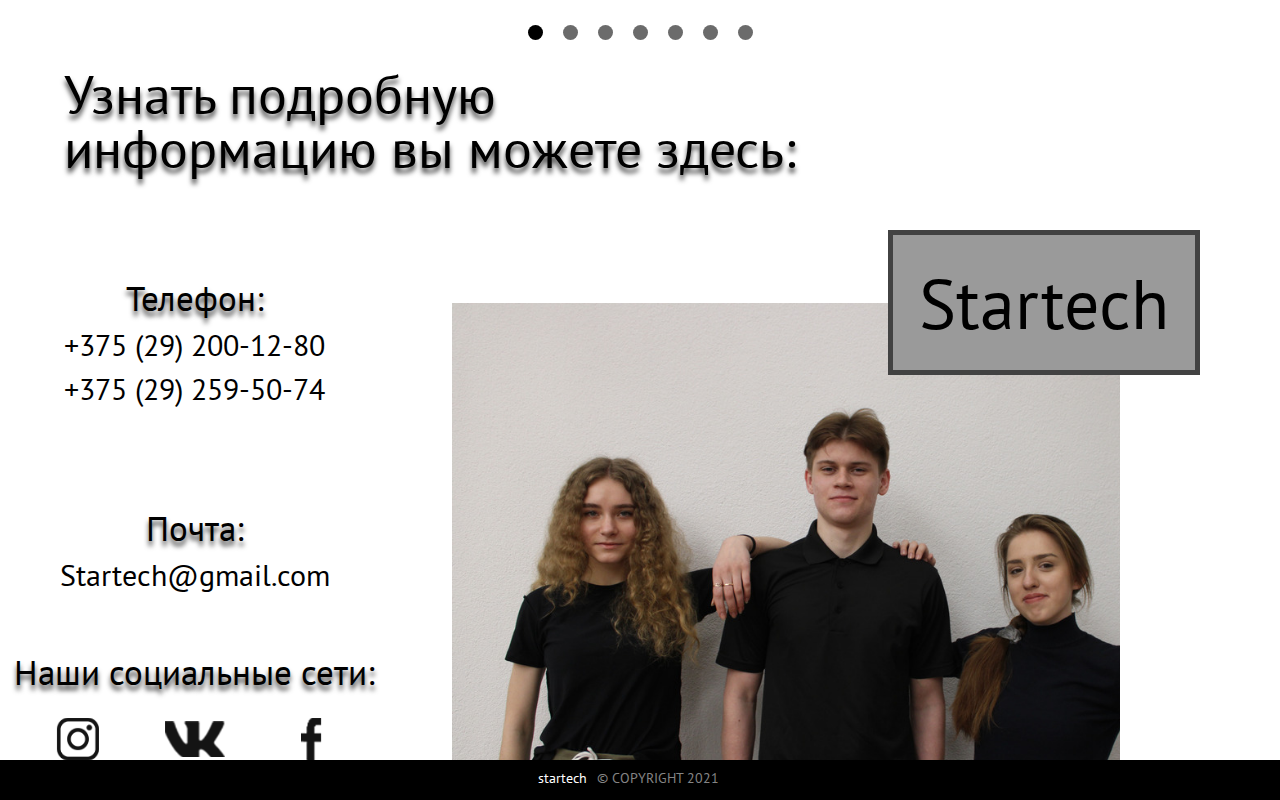
<file: Марафон/index3.html>
<!DOCTYPE html>
<html lang="en">
<head>
    <link rel="stylesheet" type="text/css" href="css/style.css">
    <meta charset="UTF-8">
    <meta http-equiv="X-UA-Compatible" content="IE=edge">
    <meta name="viewport" content="width=device-width">
    <link href="https://fonts.googleapis.com/css2?family=PT+Sans&display=swap" rel="stylesheet">
    <link rel="preconnect" href="https://fonts.gstatic.com">
    <link rel="shortcut icon" href="img/гиря.jpg">
    <link rel="stylesheet" href="css/sliderstyle.css">
    <title>Марафон</title>

<body>
    <div class="wrapper">
        <header class="header">
            <div class="header__row">
                <div class="header__menu">
                    <div class="menu-burger__header">
                        <span></span>
                    </div>
                    <nav class="nav">
                        <ul class="header__row_links">
                            <li class="headerlist_link_"><a href="../index.html" class="headerlink main">Главная </a> </li>
                            <div class="checklist">
                                <li class="dropdown "><a href="javascript:void(0)" class="dropbtn">Тренировки </a>
                                    <!-- выпадающий список -->

                                    <div class="dropdown_content">
                                        <a class="nav__link2 rar" href="../Силовые упр/index9.html">силовые упражнения</a>
                                        <a class="nav__link2" href="../Йога/index2.html">йога</a>
                                        <a class="nav__link2" href="../Степ/index10.html">степ-аэробика</a>

                                    </div>
                                    <ol class="aaoo">
                                        <li><a class="nav__link2 rar" href="../Силовые упр/index9.html">силовые упражнения</a></li>
                                        <li><a class="nav__link2" href="../Йога/index2.html">йога</a></li>
                                        <li><a class="nav__link2" href="../Степ/index10.html">степ-аэробика</a></li>
                                    </ol>

                                </li>
                            </div>

                            <li class="headerlist_link"> <a href="../Марафон/index3.html" class="headerlink"> Марафон </a> </li>
                            <li class="headerlist_link"><a href="../Питание/index4.html" class="headerlink">Питание </a> </li>
                            <li class="headerlist_link"><a href="../Плейлисты/index8.html" class="headerlink"> Плейлисты </a> </li>
                        </ul>
                    </nav>
                </div>
            </div>
        </header>
        <div class="content">
            <div class="mainn">
                <img class="imagemain" src="img/backgroundmain.jpg" alt="">
                <div class="text">
                    <div class="marathon">
                        <div class="marathontext">
                            Марафон
                        </div>
                    </div>
                    <div class="whatis">
                        Уникальное предложение от команды Startech! 
Начни менятся вместе с нами. Мы запускаем
наш марафон с крутыми тренировками
                    </div>
                </div>
                <div class="vertical">
                    <div class="line">

                    </div>
                    <div class="verticaltext">
                        #Марафон
                    </div>
                </div>
            </div>
            <div class="about">
                <div class="about_title">
                    <span>О марафоне:</span>
                </div>
                <div class="about_text">
                    <span>Давно хотел поменять свой стиль жизни, но руки никак 
                        не доходят? Значит этот марафон специально для тебя!
                        Благодаря ему ты не только приведешь свое тело в
                        форму, научишься правильно питаться, но и поймешь,
                        что наши мысли тоже влияют на нас. Меняй 
                        свою жизнь к лучшему вместе с командой Startech! </span>
                </div>
            </div>
            <div class="willbe">
                <div class="willbe_title">
                    <span>Что будет на марафоне?</span>
                </div>
                <div class="willbe_content">
                    <div class="willbe_content_row1">
                        <div class="willbe_content_image1">

                        </div>
                        <div class="willbe_content_title">
                            <span>Мышление</span>
                        </div>
                        <div class="willbe_content_text">
                            <span>Здоровье это не
                                только физическая
                                подготовка,но  и наше
                                мышление</span>
                        </div>
                    </div>
                    <div class="willbe_content_row2">
                        <div class="willbe_content_image2">

                        </div>
                        <div class="willbe_content_title">
                            <span>Тренировки</span>
                        </div>
                        <div class="willbe_content_text">
                            <span>С нашими тренеровками
                                Вы приведете себя
                                в форму!</span>
                        </div>
                    </div>
                    <div class="willbe_content_row3">
                        <div class="willbe_content_image3">

                        </div>
                        <div class="willbe_content_title">
                            <span>Питание</span>
                        </div>
                        <div class="willbe_content_text">
                            <span>Сбалансированый
                                рацион поможет Вам
                                похудеть без вреда
                                здоровью </span>
                        </div>
                    </div>
                </div>
            </div>
            <div class="aims">
                <div class="aims_text">
                    <div class="aims_text_title">
                        <span>Цель марафона:</span>
                    </div>
                    <div class="aims_text_list">
                        • Понять, что заниматься можно
                        всегда и везде.
                        <br>
                        <br>
                        • Увидеть,что для достижения
                        цели нет преград.
                        <br>
                        <br>
                        • Понять,что тренировки это 
                        полезно и совсем не сложно.
                    </div>
                </div>
                <div class="aims_image">
                    <img class="aims_imagee" src="img/aims.jpg" alt="">
                    <div class="aims_image_border">
                        <div class="aims_image_text">
                            #НА ШАГ БЛИЖЕ К СВОЕЙ ЦЕЛИ
                        </div>
                    </div>
                </div>
            </div>
            <div class="feedback">
                <div class="feedback_title">
                    <span>Отзывы о марафоне:</span>
                </div>
                <div class="feedback_content">
                    <div class="slider responsive center">
                        <div class="slider__item filter">
                            <img src="img/slider_photo1.png" alt="">
                        </div>
                        <div class="slider__item">
                            <img src="img/slider_photo2.png" alt="">                        
                        </div>
                        <div class="slider__item filter">
                            <img src="img/slider_photo3.png" alt="">
                        </div>
                        <div class="slider__item">
                            <img src="img/slider_photo4.png" alt=""> 
                        </div>
                        <div class="slider__item">
                            <img src="img/slider_photo5.png" alt=""> 
                        </div>
                        <div class="slider__item">
                            <img src="img/slider_photo6.png" alt=""> 
                        </div>
                        <div class="slider__item">
                            <img src="img/slider_photo7.png" alt=""> 
                        </div>
                    </div>
                </div>
            </div>
            <div class="contacts">
                <div class="contacts_title">
                    <span>Узнать подробную <br>
                        информацию вы можете здесь: </span>
                </div>
                <div class="contacts_content">
                    <div class="contacts_content_info">
                        <div class="phones">
                            <span class="phones_title">
                                Телефон:
                            </span>
                            <br>
                            <span class="phones_info">
                                +375 (29) 200-12-80
                            </span>
                            <br>
                            <span class="phones_info">
                                +375 (29) 259-50-74
                            </span>
                        </div>
                        <div class="mail">
                            <span class="mail_title">
                                Почта:
                            </span>
                            <br>
                            <span class="mail_info">
                                Startech@gmail.com
                            </span>
                        </div>
                        <div class="social">
                            <span class="social_title">
                                Наши социальные сети:
                            </span>
                            <br>
                            <br>
                            <div class="social_info">
                                <a target="_blank" class="inst" href="https://instagram.com/_startech__?igshid=s0xfql4aqsqt">

                                </a>
                                <a target="_blank" class="vk" href="https://vk.com/star__tech">
                                    
                                </a>
                                <a target="_blank" class="face" href="https://vk.com/star__tech">
                                    
                                </a>
                            </div>
                        </div>
                    </div>
                    <div class="contacts_content_photo">
                        <div class="contacts_photo">

                        </div>
                        <div class="contacts_startech">
                            <span>Startech</span>
                        </div>
                    </div>
                </div>
            </div>
        </div>
        
            <div class="bottom">
                <div class="bottom_text">
                <div class="startech2">startech</div> 
                <div class="startech">© COPYRIGHT 2021</div>
            </div>
            </div>
    </div>
    <script src="https://code.jquery.com/jquery-3.5.1.slim.min.js"></script>
    <script src="js/menu.js"></script>
    <script src="js/slick.min.js"></script>
    <script src="js/script.js"></script>
</body>
</head>
</html>
</file>
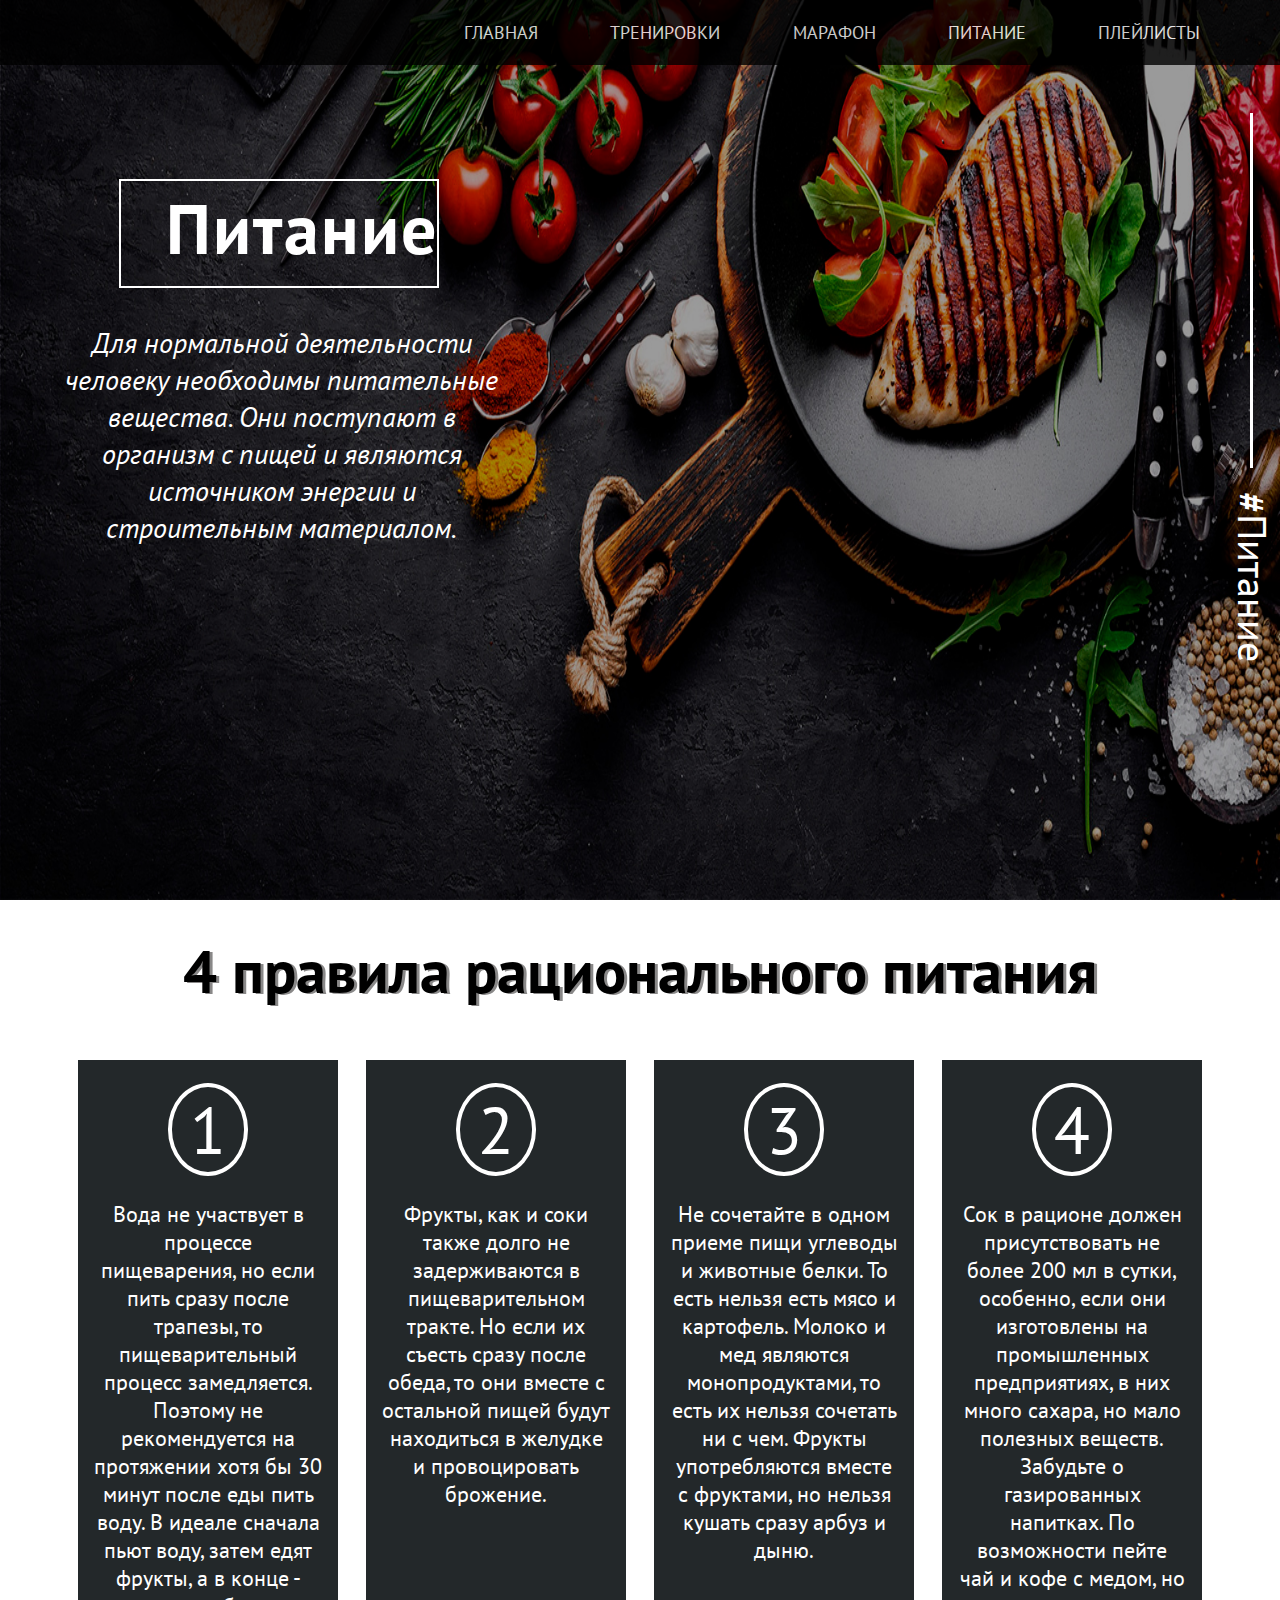
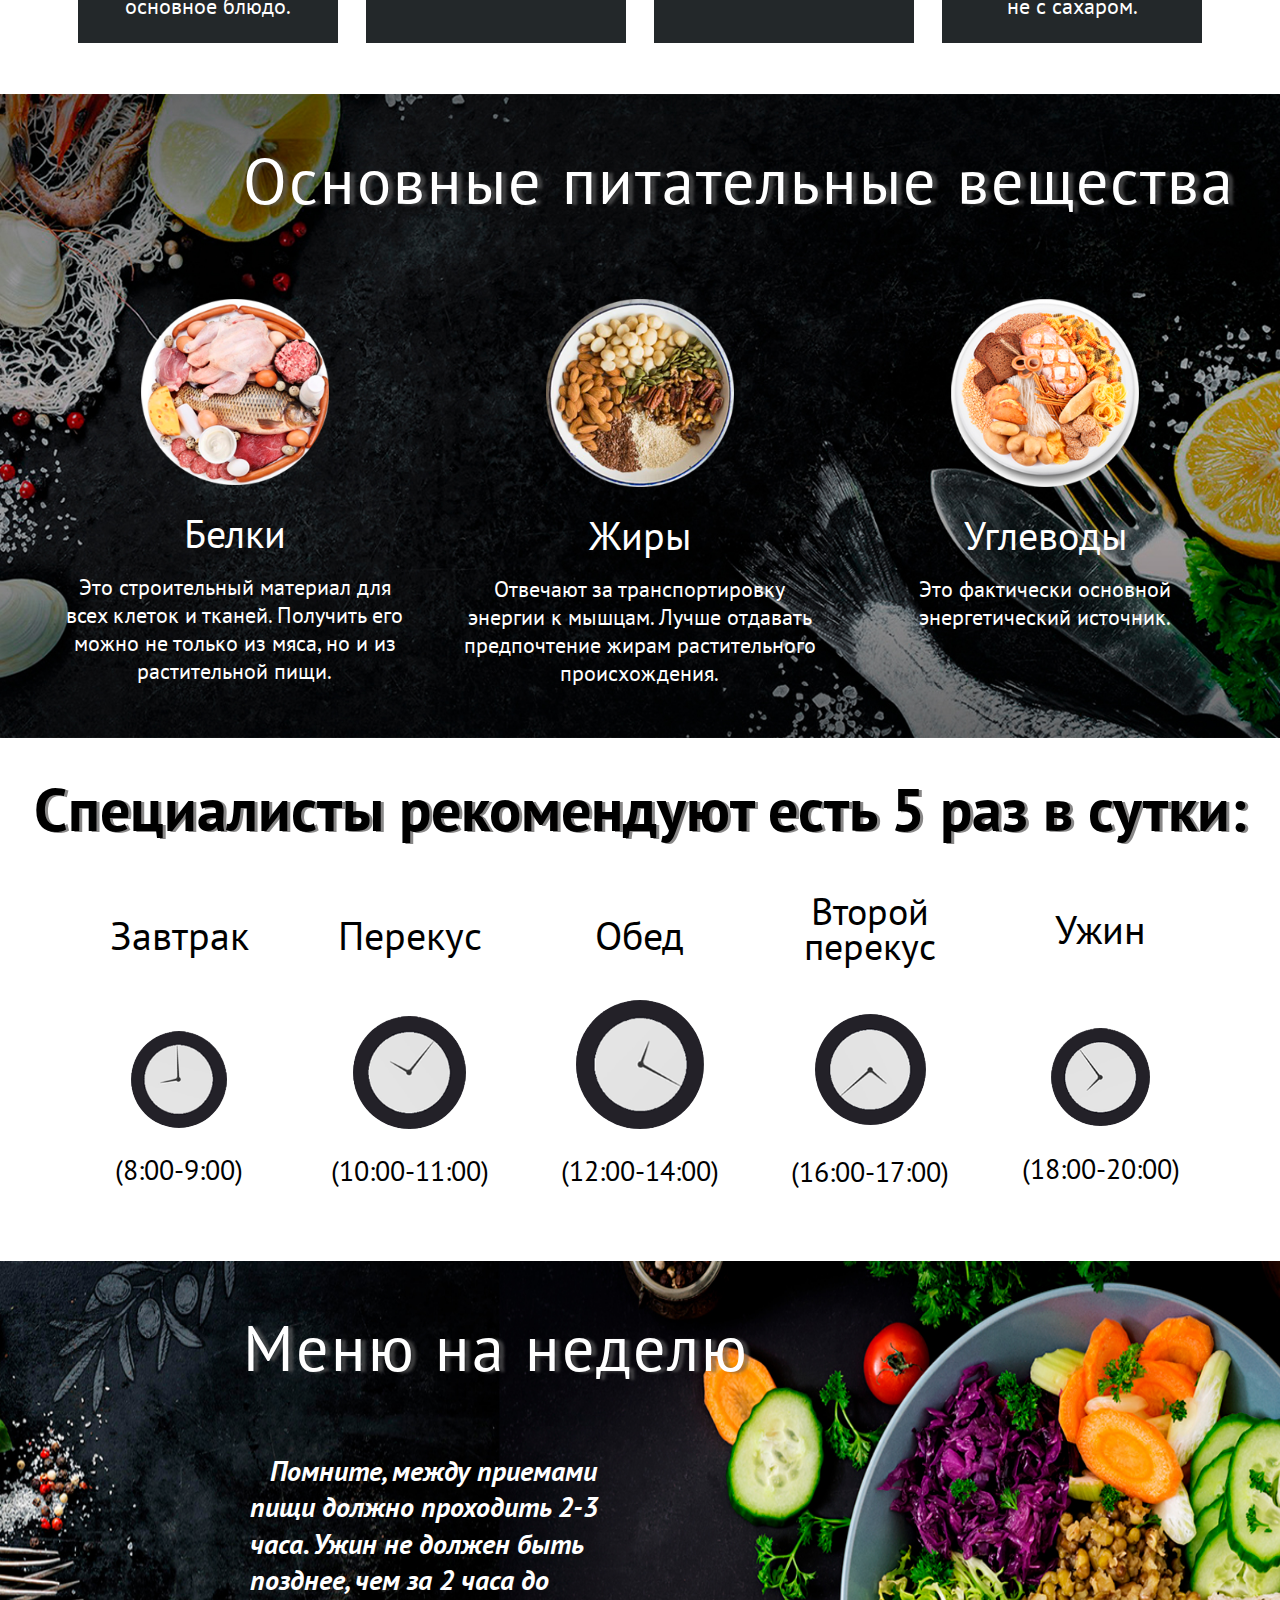
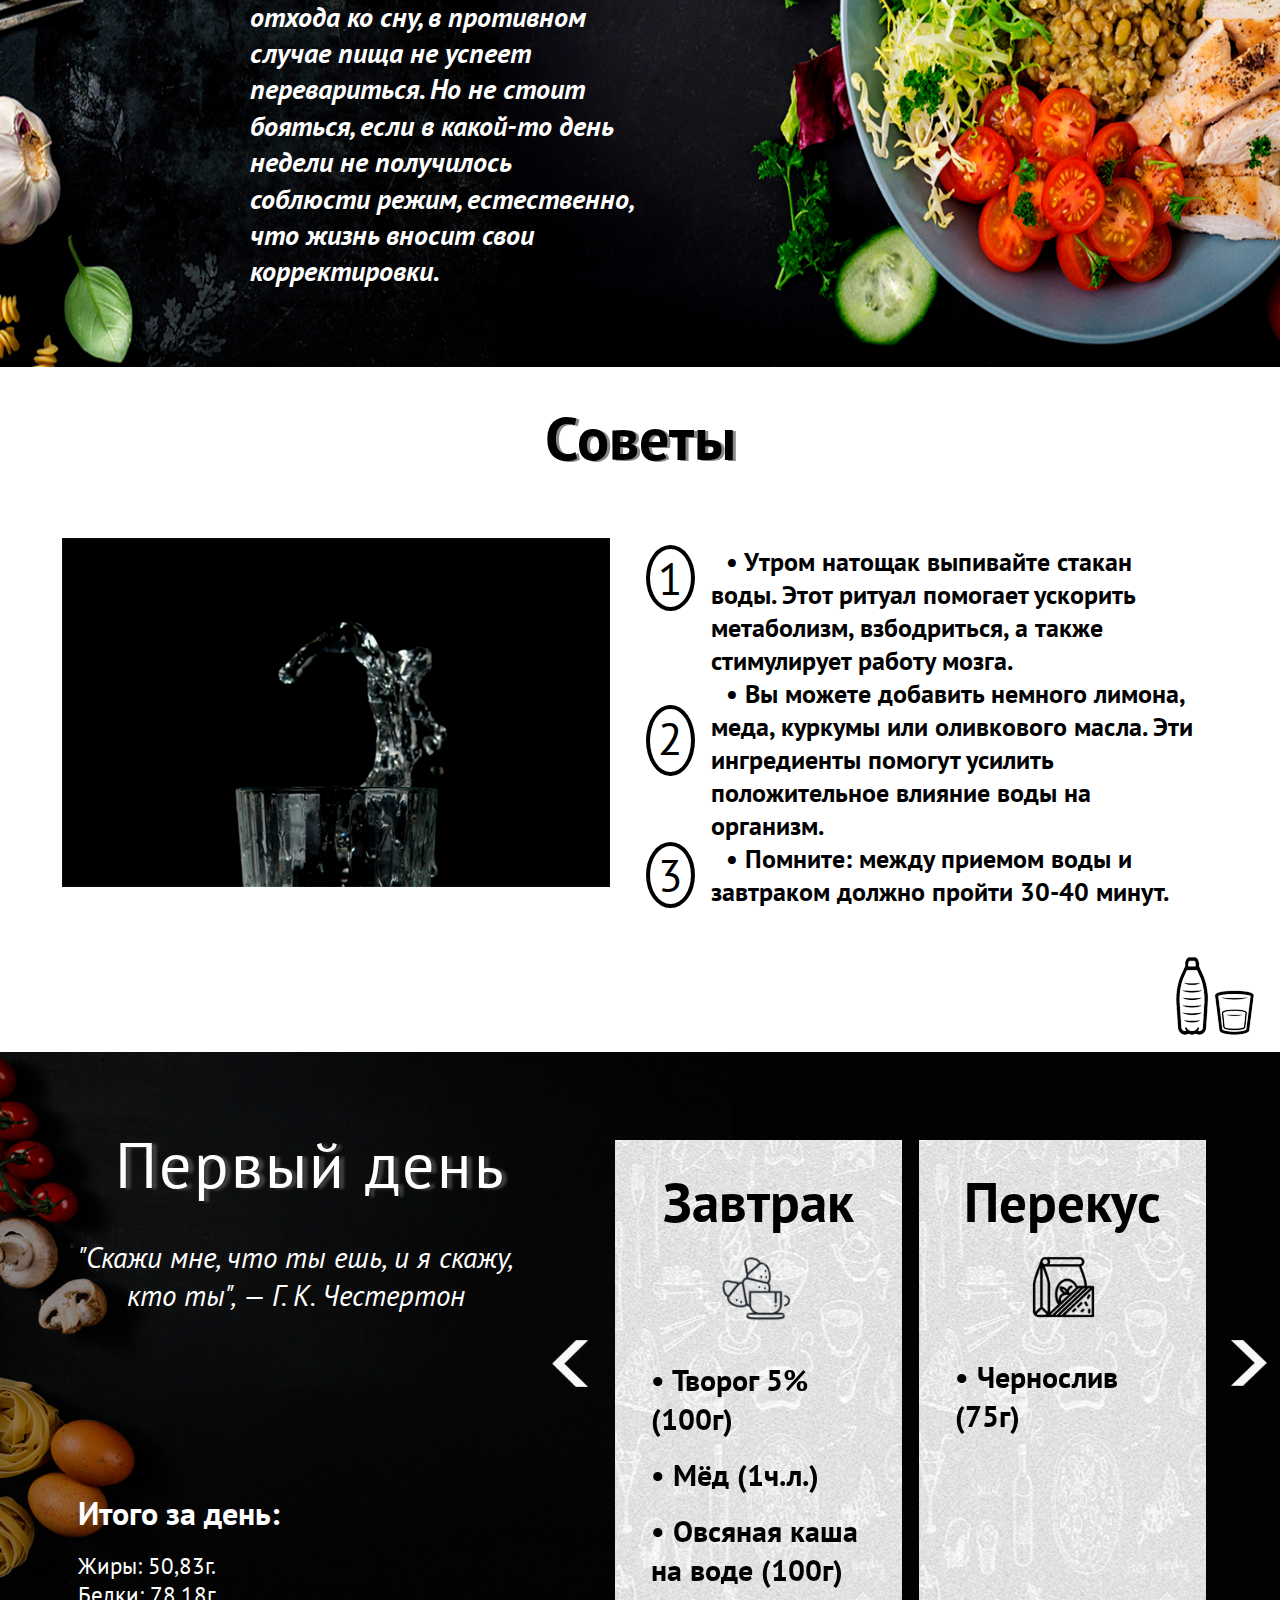
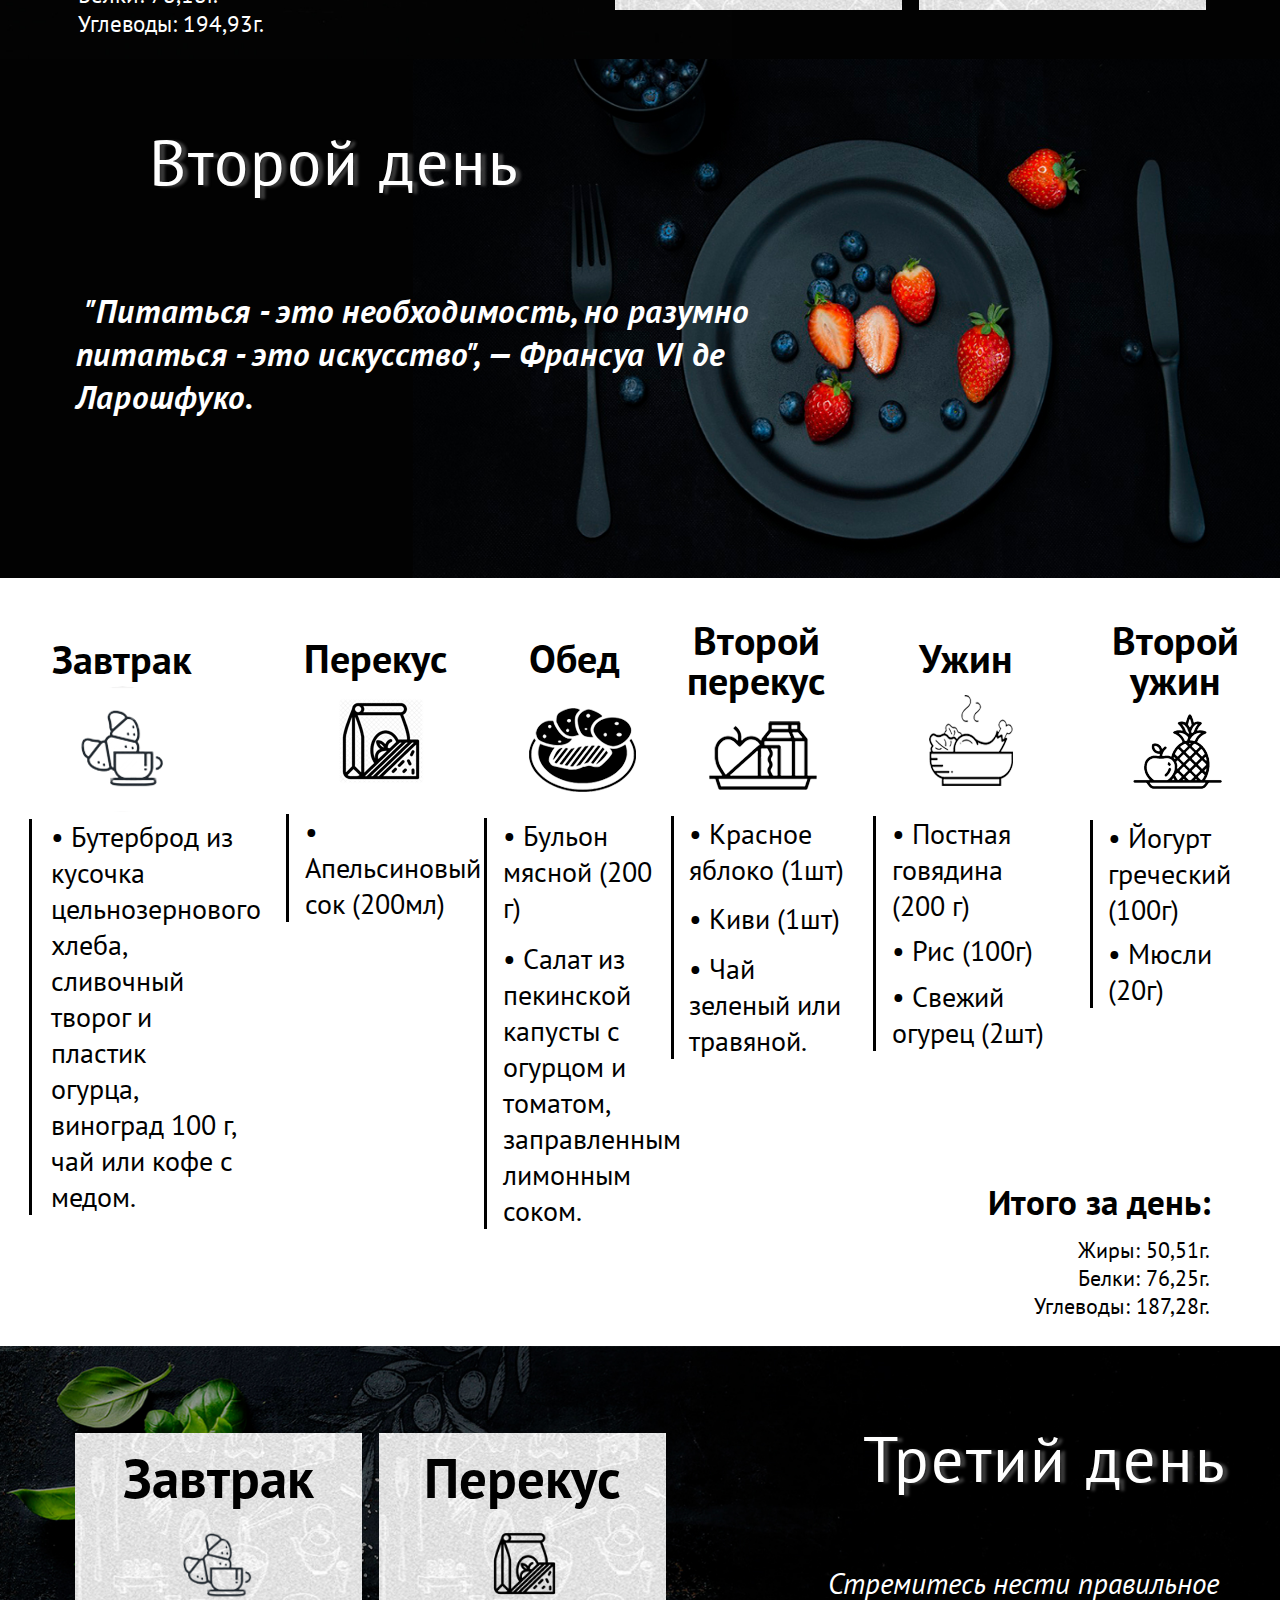
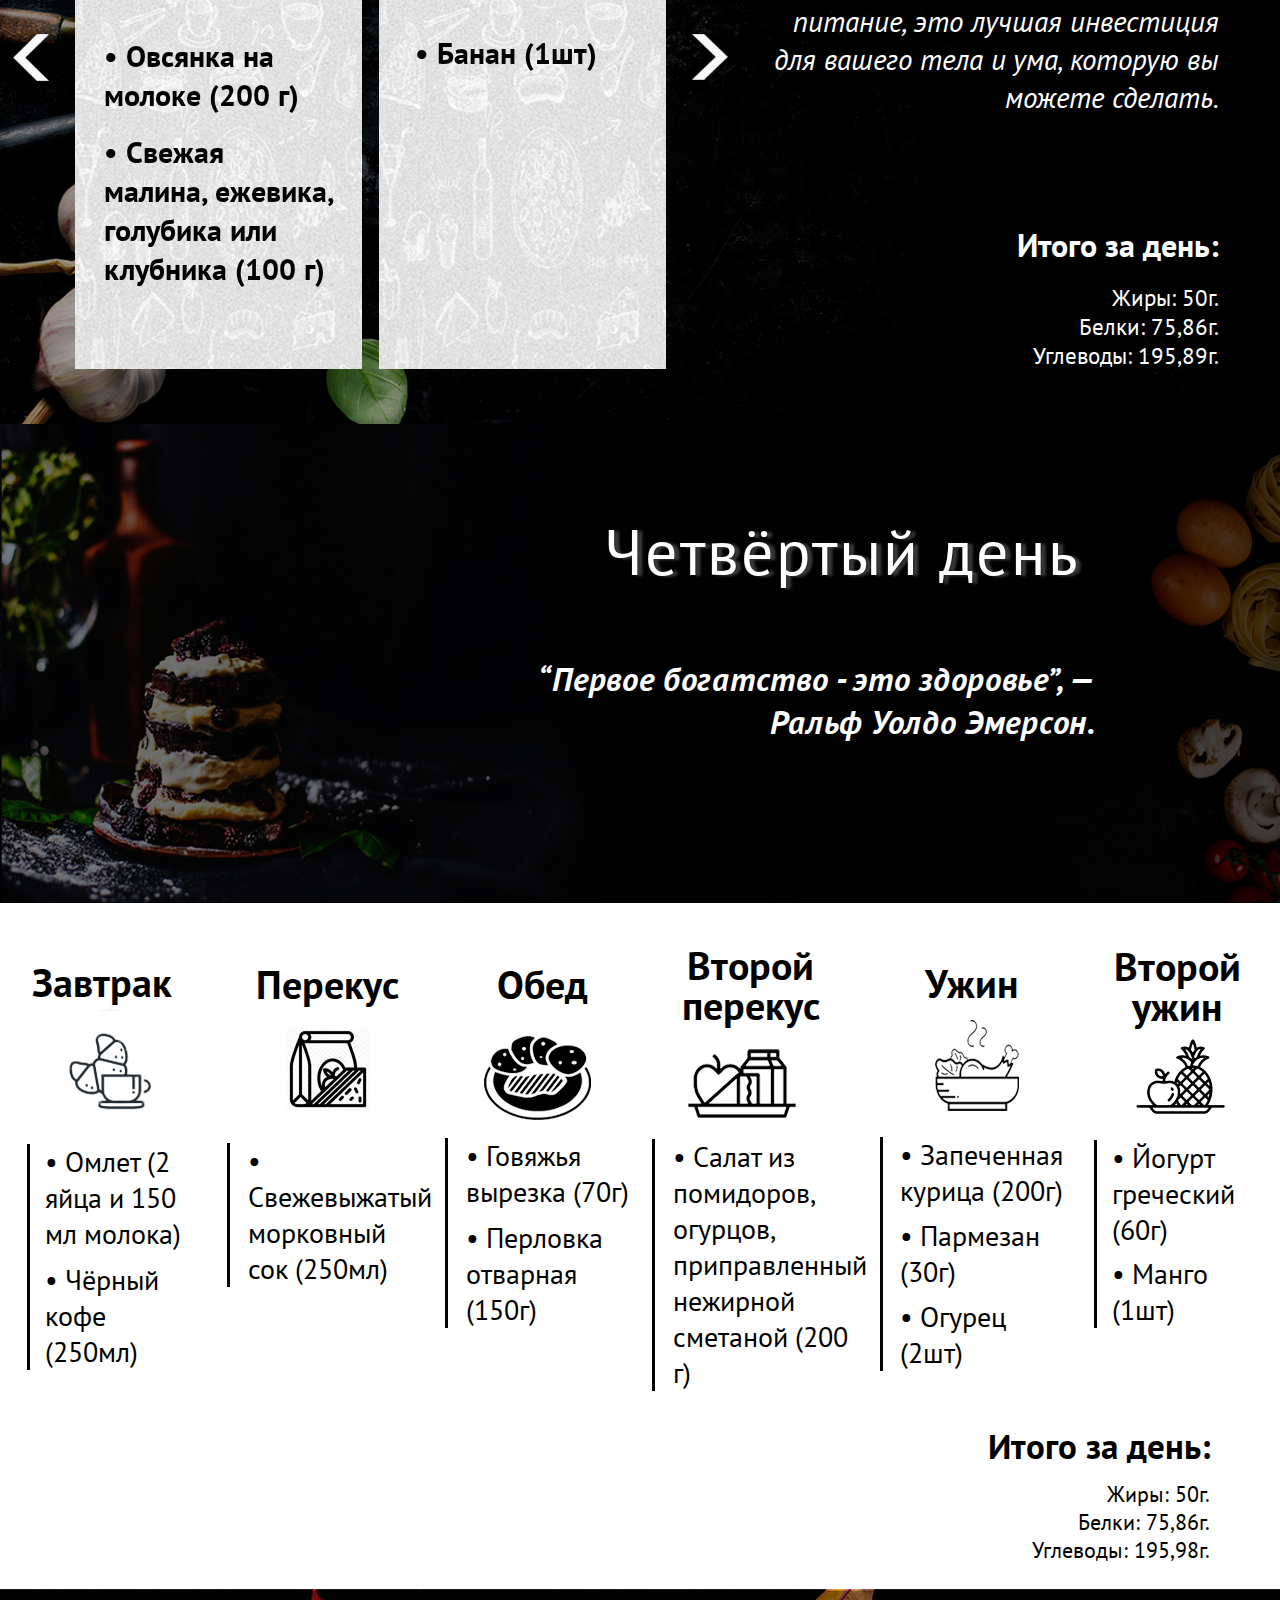
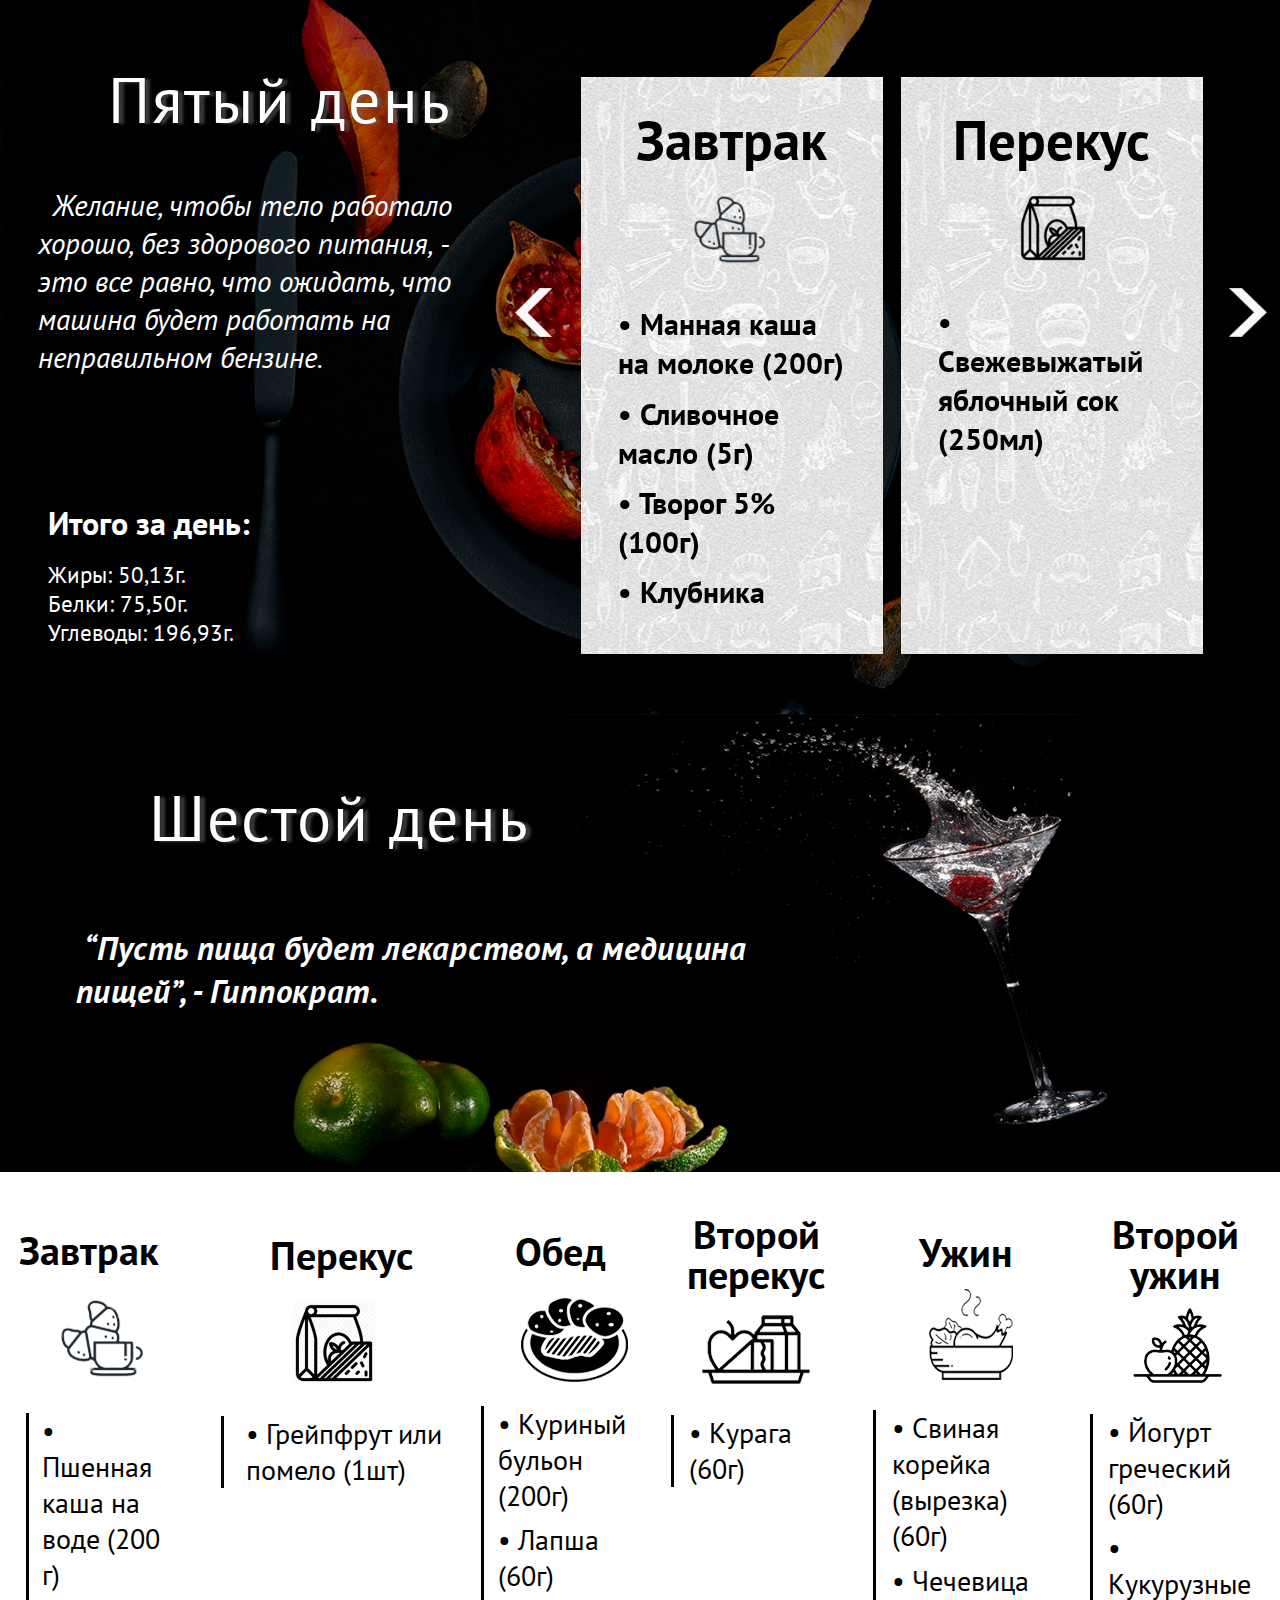
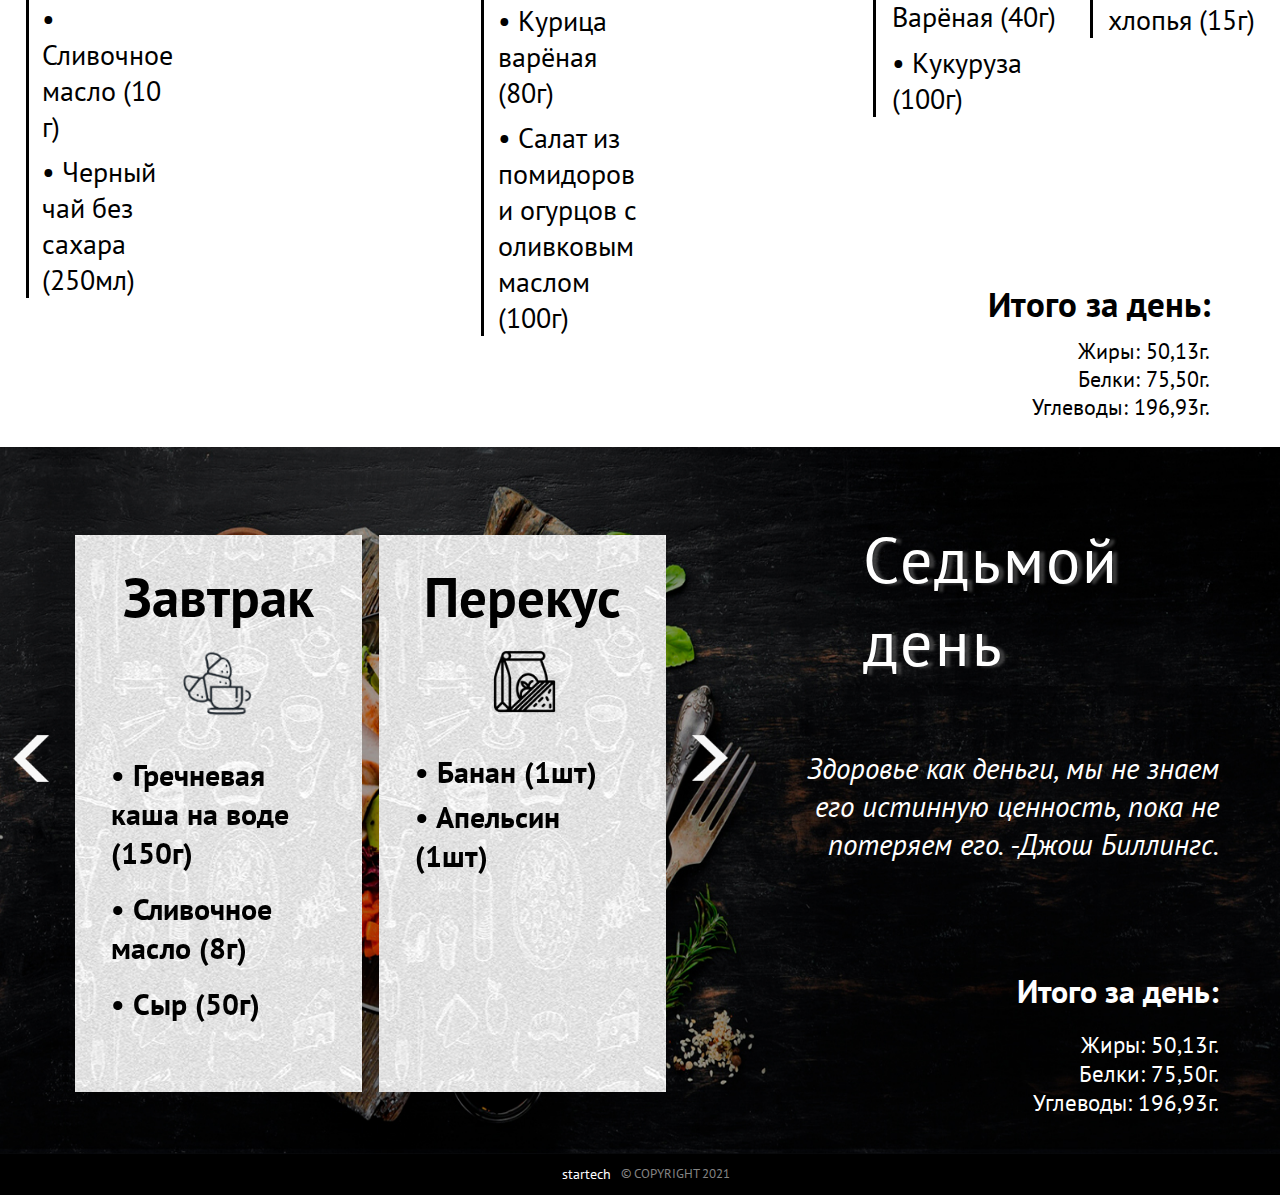
<file: Питание/index4.html>
<!DOCTYPE html>
<html lang="en">
  <head>
    <meta charset="utf-8">
    <meta name="viewport" content="width=device-width">
    <link rel="stylesheet" href="css/style.css">
    <link rel="preconnect" href="https://fonts.gstatic.com">
<link href="https://fonts.googleapis.com/css2?family=PT+Sans&display=swap" rel="stylesheet">
  <link rel="shortcut icon" href="img/гиря.jpg">
    <title>Питание</title>
  </head>
  <body>

    <header class="header">
  <div class="header__row">
  <div class="header__menu">
  <div class="menu-burger__header">
  <span></span>
  </div>
  <nav class="nav">
    <ul class="header__row_links">
        <li class="headerlist_link_"><a href="../index.html" class="headerlink main">Главная </a> </li>
        <div class="checklist">
            <li class="dropdown "><a href="javascript:void(0)" class="dropbtn">Тренировки </a>
                <!-- выпадающий список -->

                <div class="dropdown_content">
                    <a class="nav__link2 rar" href="../Силовые упр/index9.html">силовые упражнения</a>
                    <a class="nav__link2" href="../Йога/index2.html">йога</a>
                    <a class="nav__link2" href="../Степ/index10.html">степ-аэробика</a>

                </div>
                <ol class="aaoo">
                    <li><a class="nav__link2 rar" href="../Силовые упр/index9.html">силовые упражнения</a></li>
                    <li><a class="nav__link2" href="../Йога/index2.html">йога</a></li>
                    <li><a class="nav__link2" href="../Степ/index10.html">степ-аэробика</a></li>
                </ol>

            </li>
        </div>

        <li class="headerlist_link"> <a href="../Марафон/index3.html" class="headerlink"> Марафон </a> </li>
        <li class="headerlist_link"><a href="../Питание/index4.html" class="headerlink">Питание </a> </li>
        <li class="headerlist_link"><a href="../Плейлисты/index8.html" class="headerlink"> Плейлисты </a> </li>
    </ul>
</nav>
  </div>
  </div>
  </header>

<div class="container_main">

<div class="container1">
    <div class="main_text">
        <div class="l"></div>
        <div class="nadpis">#Питание</div>
      </div>
    <div class="rectangle">Питание
    </div>
    <div class="container1_text">
      Для нормальной деятельности человеку необходимы питательные вещества. Они поступают в организм с пищей и являются источником энергии и строительным материалом.
    </div>
  </div>

<div class="container2">
    <h2>4 правила рационального питания</h2>
    <div class="wrapper2">
        <div class="column2">
          <div class="column2_item">
            <div class="circle">
              <div class="circle_number">1</div>
            </div>
            <div class="container2_text">
              Вода не участвует в процессе пищеварения, но если пить сразу после трапезы, то пищеварительный процесс замедляется. Поэтому не рекомендуется на протяжении хотя бы 30 минут после еды пить воду. В идеале сначала пьют воду, затем  едят фрукты, а в конце - основное блюдо.</div>
          </div>
        </div>
        <div class="column2">
          <div class="column2_item">
            <div class="circle">
            <div class="circle_number">2</div>
            </div>
            <div class="container2_text">
              Фрукты, как и соки также долго не задерживаются в пищеварительном тракте. Но если их съесть сразу после обеда, то они вместе с остальной пищей будут находиться в желудке и провоцировать брожение.</div>
            </div>
          </div>
        <div class="column2">
          <div class="column2_item">
            <div class="circle">
              <div class="circle_number">3</div>
            </div>
            <div class="container2_text">
            Не сочетайте в одном приеме пищи углеводы и животные белки. То есть нельзя есть мясо и картофель. Молоко и мед являются монопродуктами, то есть их нельзя сочетать ни с чем. Фрукты употребляются вместе с фруктами, но нельзя кушать сразу арбуз и дыню.</div>
          </div>
        </div>
        <div class="column2">
          <div class="column2_item">
            <div class="circle">
              <div class="circle_number">4</div>
            </div>
            <div class="container2_text">
              Сок в рационе должен присутствовать не более 200 мл в сутки, особенно, если они изготовлены на промышленных предприятиях, в них много сахара, но мало полезных веществ. Забудьте о газированных напитках. По возможности пейте чай и кофе с медом, но не с сахаром.</div>
            </div>
          </div>
        </div>
  </div>

<div class="container3">
    <h3>Основные питательные вещества</h3>
    <div class="wrapper3">
      <div class="column3">
        <div class="column3_item">
          <div class="nutrients">
            <img class="nutrients_img" src="img/Белки фото.png" alt="">
          </div>
          <div class="container3_text">
            <h4>Белки</h4>
          Это строительный материал для всех клеток и тканей. Получить его можно не только из мяса, но и из растительной пищи.</div>
        </div>
      </div>
      <div class="column3">
        <div class="column3_item">
          <div class="nutrients">
            <img class="nutrients_img" src="img/Жиры фото.png" alt="">
          </div>
          <div class="container3_text">
            <h4>Жиры</h4>
            Отвечают за транспортировку энергии к мышцам. Лучше отдавать предпочтение жирам растительного происхождения. </div>
          </div>
        </div>
      <div class="column3">
        <div class="column3_item">
          <div class="nutrients">
            <img class="nutrients_img" src="img/Углеводы фото.png" alt="">
          </div>
          <div class="container3_text">
            <h4>Углеводы</h4>
          Это фактически основной <br> энергетический источник.</div>
        </div>
      </div>
    </div>

  </div>

<div class="container4">
  <h2>Специалисты рекомендуют есть 5 раз в сутки:</h2>
  <div class="wrapper4">
    <div class="part1">
      <div class="column4">
        <div class="column4_item">
          <h5>Завтрак</h5>
          <div class="clock">
            <img class="clock_img" src="img\1 часы.png" alt="">
          </div>
          <div class="container4_text">(8:00-9:00)</div>
        </div>
      </div>
      <div class="column4">
        <div class="column4_item">
          <p>Перекус</p>
          <div class="clock2">
            <img class="clock_img" src="img\2 часы.png" alt="">
          </div>
          <div class="container4_text"> (10:00-11:00)</div>
        </div>
      </div>
      <div class="column4">
        <div class="column4_item">
          <h5>Обед</h5>
          <div class="clock3">
            <img class="clock_img" src="img\3 часы.png" alt="">
          </div>
          <div class="container4_text"> (12:00-14:00)</div>
        </div>
      </div>
    </div>
    <div class="part2">
      <div class="column4 column4_2">
        <div class="column4_item">
          <h6>Второй перекус</h6>
          <div class="clock2 _2">
            <img class="clock_img" src="img\4 часы.png" alt="">
          </div>
          <div class="container4_text text2"> (16:00-17:00)</div>
        </div>
      </div>
      <div class="column4 column4_2">
        <div class="column4_item">
          <h5>Ужин</h5>
          <div class="clock _3">
            <img class="clock_img" src="img\5 часы.png" alt="">
          </div>
          <div class="container4_text"> (18:00-20:00)</div>
        </div>
      </div>
    </div>


  </div>
</div>

<div class="container5">
    <h3>Меню на неделю</h3>
    <div class="container5_text">
         Помните, между приемами пищи должно проходить 2-3 часа. Ужин не должен быть позднее, чем за 2 часа до отхода ко сну, в противном случае пища не успеет перевариться. Но не стоит бояться, если в какой-то день недели не получилось соблюсти режим, естественно, что жизнь вносит свои корректировки.
    </div>
  </div>

<div class="container6">
  <h2>Советы</h2>
  <div class="wrapper6">
    <div class="picture_water">
      <img class="water_img" src="img\вода.jpg" alt="">
    </div>
    <div class="row6">
      <div class="row6_body">
        <div class="circle6">
          <div class="circle6_number">1</div>
        </div>
        <div class="row6_text1">
            • Утром натощак выпивайте стакан воды. Этот ритуал помогает ускорить метаболизм, взбодриться, а также стимулирует работу мозга.
        </div>
      </div>
      <div class="row6_body">
        <div class="circle6_1">
          <div class="circle6_number">2</div>
        </div>
        <div class="row6_text2">
              • Вы можете добавить немного лимона, меда, куркумы или оливкового масла. Эти ингредиенты помогут усилить положительное влияние воды на организм.
        </div>
      </div>
      <div class="row6_body">
        <div class="circle6_2">
          <div class="circle6_number">3</div>
        </div>
        <div class="row6_text3">
              • Помните: между приемом воды и завтраком должно пройти 30-40 минут.
        </div>
      </div>
    </div>
  </div>
  <div class="bottle">
    <img class="bottle_img" src="img\water.png" alt="">
  </div>
</div>

<div class="container7">
  <div class="wrapper7">
    <div class="row7_1">
      <h3>Первый день</h3>
      <div class="container7_quote">"Скажи мне, что ты ешь, и я скажу, кто ты", — Г. К. Честертон</div>
      <div class="total">
        <h4>Итого за день:</h4>
        <p>
          Жиры: 50,83г. <br>
          Белки: 78,18г. <br>
          Углеводы: 194,93г. <br>
        </p>
      </div>
    </div>
    <div class="row7_2">
      <div class="slider">
        <div class="slider_item">
            <div class="slider_background">
              <h4>Завтрак</h4>
              <div class="slider_breakfast_picture">
                <img class="slider_img" src="img\Завтрак иконка.png" alt="">
              </div>
              <div class="slider_breakfast_text">
                <p>• Творог 5% (100г) </p>
                <p>• Мёд (1ч.л.) </p>
                <p>• Овсяная каша на воде (100г) </p>
              </div>
            </div>
        </div>
        <div class="slider_item">
          <div class="slider_background">
            <h4>Перекус</h4>
            <div class="slider_snack_picture">
              <img class="slider_img" src="img\Перекус.png" alt="">
            </div>
            <div class="slider_snack_text">
               <p>• Чернослив (75г)</p>
            </div>
          </div>
        </div>
        <div class="slider_item">
          <div class="slider_background">
            <h4>Обед</h4>
            <div class="slider_lunch_picture">
              <img class="slider_img" src="img\Обед.png" alt="">
            </div>
            <div class="slider_lunch_text">
              <p>• Варёная куриная грудка (100г)</p>
              <p>• Макароны отварные (150г)</p>
              <p>• Красный помидор (1шт)</p>
            </div>
          </div>
        </div>
        <div class="slider_item pook">
          <div class="slider_background">
            <h4>Второй <br> перекус</h4>
            <div class="slider_snack2_picture">
              <img class="slider_img" src="img\Второй перекус.png" alt="">
            </div>
            <div class="slider_snack2_text">
              <p>• Красная свёкла (50г) </p>
              <p>• Грецкие орехи (30г)</p>
            </div>
          </div>
        </div>
        <div class="slider_item">
          <div class="slider_background">
            <h4>Ужин</h4>
            <div class="slider_dinner_picture">
              <img class="slider_img" src="img\Ужин.png" alt="">
            </div>
            <div class="slider_dinner_text">
              <p>• Тунец в воде (консервы) (60г) </p>
              <p>• Гречневая крупа (200г)</p>
            </div>
          </div>
        </div>
        <div class="slider_item pook">
          <div class="slider_background">
            <h4>Второй <br> ужин</h4>
            <div class="slider_dinner2_picture">
              <img class="slider_img" src="img\Второй ужин.png" alt="">
            </div>
            <div class="slider_dinner2_text">
              <p>• Кефир 2,5% (200мл) </p>
              <p>• Яблоко зелёное</p>
            </div>
          </div>
        </div>
      </div>
    </div>
  </div>
</div>

<div class="container8">
  <div class="container8_text">
    <h3>Второй день</h3>
    <p> "Питаться - это необходимость, но разумно питаться - это искусство", — Франсуа VI де Ларошфуко.</p>
  </div>
</div>

<div class="container8_1">
  <div class="wrapper8_1">
    <div class="row8_1">
      <div class="breakfast">
        <h4>Завтрак</h4>
        <div class="breakfast_picture8">
            <img class="img_breakfast" src="img\Завтрак иконка.png" alt="">
        </div>
        <div class="breakfast_text">
          <p>• Бутерброд из кусочка цельнозернового хлеба, сливочный творог и пластик огурца, виноград 100 г, чай или кофе с медом. </p>
        </div>
      </div>
      <div class="snack">
        <h4>Перекус</h4>
        <div class="snack_picture8">
            <img class="img_breakfast" src="img\Перекус.png" alt="">
        </div>
        <div class="snack_text">
          <p>• Апельсиновый сок (200мл)</p>
        </div>
      </div>
      <div class="lunch">
        <h4>Обед</h4>
        <div class="lunch_picture8">
            <img class="img_breakfast" src="img\Обед.png" alt="">
        </div>
        <div class="lunch_text">
          <p>• Бульон мясной (200 г) </p>
          <p>• Салат из пекинской капусты с огурцом и томатом, заправленным лимонным соком.</p>

        </div>
      </div>
    </div>

    <div class="row8_1">
      <div class="snack2">
        <h4>Второй перекус</h4>
        <div class="snack2_picture8">
            <img class="img_breakfast" src="img\Второй перекус.png" alt="">
        </div>
        <div class="snack2_text">
          <p>• Красное яблоко (1шт) </p>
          <p>• Киви (1шт) </p>
          <p>• Чай зеленый или травяной.</p>
        </div>
      </div>
      <div class="dinner">
        <h4>Ужин</h4>
        <div class="dinner_picture8">
            <img class="img_breakfast" src="img\Ужин.png" alt="">
        </div>
        <div class="dinner_text">
          <p>• Постная говядина (200 г) </p>
          <p>• Рис (100г) </p>
          <p>• Свежий огурец (2шт)</p>
        </div>
      </div>
      <div class="dinner2">
        <h4>Второй ужин</h4>
        <div class="dinner2_picture8">
            <img class="img_breakfast" src="img\Второй ужин.png" alt="">
        </div>
        <div class="dinner_text">
          <p>• Йогурт греческий (100г) </p>
          <p>• Мюсли (20г)</p>
        </div>
      </div>
    </div>
  </div>
  <div class="total8_1">
    <div class="h4">Итого за день:</div>
    <p>
      Жиры: 50,51г. <br>
      Белки: 76,25г. <br>
      Углеводы: 187,28г.
    </p>
  </div>
</div>

<div class="container9">
  <div class="wrapper9">
    <div class="row9_1">
      <div class="slider">
        <div class="slider_item2">
            <div class="slider_background">
              <h4>Завтрак</h4>
              <div class="slider_breakfast_picture">
                <img class="slider_img" src="img\Завтрак иконка.png" alt="">
              </div>
              <div class="slider2_breakfast_text">
                <p>• Овсянка на молоке (200 г) </p>
                <p>• Свежая малина, ежевика, голубика или клубника (100 г) </p>

              </div>
            </div>
        </div>
        <div class="slider_item2">
          <div class="slider_background">
            <h4>Перекус</h4>
            <div class="slider_snack_picture">
              <img class="slider_img" src="img\Перекус.png" alt="">
            </div>
            <div class="slider_snack_text">
               <p>• Банан (1шт)</p>
            </div>
          </div>
        </div>
        <div class="slider_item2">
          <div class="slider_background">
            <h4>Обед</h4>
            <div class="slider_lunch_picture">
              <img class="slider_img" src="img\Обед.png" alt="">
            </div>
            <div class="slider2_lunch_text">
              <p>• Креветки (варёные или на пару) (100г)</p>
              <p>• Фунчоза (50г)</p>
              <p>• Салат из болгарского перца, моркови, стручковой фасоли с кунжутным маслом (100г)</p>
            </div>
          </div>
        </div>
        <div class="slider_item pook2">
          <div class="slider_background">
            <h4>Второй <br> перекус</h4>
            <div class="slider2_snack2_picture">
              <img class="slider_img" src="img\Второй перекус.png" alt="">
            </div>
            <div class="slider_snack2_text">
              <p>• Курага (70г)</p>
            </div>
          </div>
        </div>
        <div class="slider_item2">
          <div class="slider_background">
            <h4>Ужин</h4>
            <div class="slider_dinner_picture">
              <img class="slider_img" src="img\Ужин.png" alt="">
            </div>
            <div class="slider_dinner_text">
              <p>• Атлантическая треска (100г) </p>
              <p>• Запечённый картофель (120г)</p>
            </div>
          </div>
        </div>
        <div class="slider_item2 pook2">
          <div class="slider_background">
            <h4>Второй <br> ужин</h4>
            <div class="slider2_dinner2_picture">
              <img class="slider_img" src="img\Второй ужин.png" alt="">
            </div>
            <div class="slider_dinner2_text">
              <p>• Кефир 2.5% (200мл) </p>
              <p>• Груша (1шт)</p>
            </div>
          </div>
        </div>
      </div>
    </div>

    <div class="row9_2">
      <h3>Третий день</h3>
      <div class="container9_quote">Стремитесь нести правильное питание, это лучшая инвестиция для вашего тела и ума, которую вы можете сделать.</div>
      <div class="total9">
        <h4>Итого за день:</h4>
        <p>
          Жиры: 50г. <br>
          Белки: 75,86г. <br>
          Углеводы: 195,89г. <br>
        </p>
      </div>
    </div>
  </div>
</div>

<div class="container10">
  <div class="container10_text">
    <h3>Четвёртый день</h3>
    <p> “Первое богатство - это здоровье”, — Ральф Уолдо Эмерсон.</p>
  </div>
</div>

<div class="container10_1">
  <div class="wrapper10_1">
    <div class="row10_1">
      <div class="breakfast_2">
        <h4>Завтрак</h4>
        <div class="breakfast_picture10">
            <img class="img_breakfast" src="img\Завтрак иконка.png" alt="">
        </div>
        <div class="breakfast_text_2">
          <p>• Омлет (2 яйца и 150 мл молока) </p>
          <p>• Чёрный кофе (250мл)</p>
        </div>
      </div>
      <div class="snack_2">
        <h4>Перекус</h4>
        <div class="snack_picture10">
            <img class="img_breakfast" src="img\Перекус.png" alt="">
        </div>
        <div class="snack_text_2">
          <p>• Свежевыжатый морковный сок (250мл)</p>
        </div>
      </div>
      <div class="lunch_2">
        <h4>Обед</h4>
        <div class="lunch_picture10">
            <img class="img_breakfast" src="img\Обед.png" alt="">
        </div>
        <div class="lunch_text_2">
          <p>• Говяжья вырезка (70г) </p>
          <p>• Перловка отварная (150г)</p>
        </div>
      </div>
    </div>

    <div class="row10_1">
      <div class="snack2_2">
        <h4>Второй перекус</h4>
        <div class="snack2_picture10">
            <img class="img_breakfast" src="img\Второй перекус.png" alt="">
        </div>
        <div class="snack2_text_2">
          <p>• Салат из помидоров, огурцов, приправленный нежирной сметаной (200 г)</p>
        </div>
      </div>
      <div class="dinner_2">
        <h4>Ужин</h4>
        <div class="dinner_picture10">
            <img class="img_breakfast" src="img\Ужин.png" alt="">
        </div>
        <div class="dinner_text_2">
          <p>• Запеченная курица (200г)</p>
          <p>• Пармезан (30г) </p>
          <p>• Огурец (2шт)</p>
        </div>
      </div>
      <div class="dinner2_2">
        <h4>Второй ужин</h4>
        <div class="dinner2_picture10">
            <img class="img_breakfast" src="img\Второй ужин.png" alt="">
        </div>
        <div class="dinner_text_2">
          <p>• Йогурт греческий (60г)</p>
          <p>• Манго (1шт)</p>
        </div>
      </div>
    </div>
  </div>
  <div class="total10_1">
    <div class="h4">Итого за день:</div>
    <p>
      Жиры: 50г. <br>
      Белки: 75,86г. <br>
      Углеводы: 195,98г.
    </p>
  </div>
</div>

<div class="container11">
  <div class="wrapper11">
    <div class="row11_1">
      <h3>Пятый день</h3>
      <div class="container11_quote">   Желание, чтобы тело работало хорошо, без здорового питания, - это все равно, что ожидать, что машина будет работать на неправильном бензине.</div>
      <div class="total11">
        <h4>Итого за день:</h4>
        <p>
          Жиры: 50,13г. <br>
          Белки: 75,50г. <br>
          Углеводы: 196,93г. <br>
        </p>
      </div>
    </div>
    <div class="row11_2">
      <div class="slider">
        <div class="slider_item">
            <div class="slider_background">
              <h4>Завтрак</h4>
              <div class="slider_breakfast_picture">
                <img class="slider_img" src="img\Завтрак иконка.png" alt="">
              </div>
              <div class="slider3_breakfast_text">
                <p>• Манная каша на молоке (200г) </p>
                <p>• Сливочное масло (5г) </p>
                <p>• Творог 5% (100г) </p>
                <p>• Клубника </p>
              </div>
            </div>
        </div>
        <div class="slider_item">
          <div class="slider_background">
            <h4>Перекус</h4>
            <div class="slider_snack_picture">
              <img class="slider_img" src="img\Перекус.png" alt="">
            </div>
            <div class="slider_snack_text">
               <p>• Свежевыжатый яблочный сок (250мл)</p>
            </div>
          </div>
        </div>
        <div class="slider_item">
          <div class="slider_background">
            <h4>Обед</h4>
            <div class="slider_lunch_picture">
              <img class="slider_img" src="img\Обед.png" alt="">
            </div>
            <div class="slider3_lunch_text">
              <p>• Грибной суп с перловкой (260г)</p>
              <p>• Ломтик хлеба</p>
              <p>• Сыр (10г)</p>
            </div>
          </div>
        </div>
        <div class="slider_item pook">
          <div class="slider_background11">
            <h4>Второй <br> перекус</h4>
            <div class="slider_snack2_picture">
              <img class="slider_img" src="img\Второй перекус.png" alt="">
            </div>
            <div class="slider3_snack2_text">
              <p>• Запеканка из творога и изюма (150 г) </p>
            </div>
          </div>
        </div>
        <div class="slider_item">
          <div class="slider_background">
            <h4>Ужин</h4>
            <div class="slider_dinner_picture">
              <img class="slider_img" src="img\Ужин.png" alt="">
            </div>
            <div class="slider3_dinner_text">
              <p>• Салат из свеклы, картофеля, моркови, зелёного горошка и лука (100г)</p>
              <p>• Рыбная котлета на пару (100г)</p>
            </div>
          </div>
        </div>
        <div class="slider_item pook">
          <div class="slider_background">
            <h4>Второй <br> ужин</h4>
            <div class="slider_dinner2_picture">
              <img class="slider_img" src="img\Второй ужин.png" alt="">
            </div>
            <div class="slider_dinner2_text">
              <p>• Кефир 2,5% (200мл) </p>
              <p>• Мюсли (30г)</p>
            </div>
          </div>
        </div>
      </div>
    </div>
  </div>
</div>

<div class="container12">
  <div class="container12_text">
    <h3>Шестой день</h3>
    <p> “Пусть пища будет лекарством, а медицина пищей”, - Гиппократ.</p>
  </div>
</div>

<div class="container12_1">
  <div class="wrapper12_1">
    <div class="row12_1">
      <div class="breakfast">
        <h4>Завтрак</h4>
        <div class="breakfast_picture8">
            <img class="img_breakfast" src="img\Завтрак иконка.png" alt="">
        </div>
        <div class="breakfast_text_3 ">
          <p>• Пшенная каша на воде (200 г)</p>
          <p>• Сливочное масло (10 г)</p>
          <p>• Черный чай без сахара (250мл)</p>
        </div>
      </div>
      <div class="snack">
        <h4>Перекус</h4>
        <div class="snack_picture8">
            <img class="img_breakfast" src="img\Перекус.png" alt="">
        </div>
        <div class="snack_text">
          <p>• Грейпфрут или помело (1шт)</p>
        </div>
      </div>
      <div class="lunch">
        <h4>Обед</h4>
        <div class="lunch_picture8">
            <img class="img_breakfast" src="img\Обед.png" alt="">
        </div>
        <div class="lunch_text_3">
          <p>• Куриный бульон (200г)</p>
          <p>• Лапша (60г)</p>
          <p>• Курица варёная (80г)</p>
          <p>• Салат из помидоров и огурцов с оливковым маслом (100г)</p>

        </div>
      </div>
    </div>

    <div class="row12_1">
      <div class="snack2">
        <h4>Второй перекус</h4>
        <div class="snack2_picture12">
            <img class="img_breakfast" src="img\Второй перекус.png" alt="">
        </div>
        <div class="snack2_text_3">
          <p>• Курага (60г)</p>
        </div>
      </div>
      <div class="dinner">
        <h4>Ужин</h4>
        <div class="dinner_picture8">
            <img class="img_breakfast" src="img\Ужин.png" alt="">
        </div>
        <div class="dinner_text">
          <p>• Свиная корейка (вырезка) (60г) </p>
          <p>• Чечевица Варёная (40г)</p>
          <p>• Кукуруза (100г)</p>
        </div>
      </div>
      <div class="dinner2">
        <h4>Второй ужин</h4>
        <div class="dinner2_picture8">
            <img class="img_breakfast" src="img\Второй ужин.png" alt="">
        </div>
        <div class="dinner_text">
          <p>• Йогурт греческий (60г) </p>
          <p>• Кукурузные хлопья (15г)</p>
        </div>
      </div>
    </div>
  </div>
  <div class="total12_1">
    <div class="h4">Итого за день:</div>
    <p>
      Жиры: 50,13г. <br>
      Белки: 75,50г. <br>
      Углеводы: 196,93г.
    </p>
  </div>
</div>

<div class="container13">
  <div class="wrapper13">
    <div class="row13_1">
      <div class="slider">
        <div class="slider_item">
            <div class="slider_background">
              <h4>Завтрак</h4>
              <div class="slider_breakfast_picture">
                <img class="slider_img" src="img\Завтрак иконка.png" alt="">
              </div>
              <div class="slider_breakfast_text">
                <p>• Гречневая каша на воде (150г)</p>
                <p>• Сливочное масло (8г) </p>
                <p>• Сыр (50г)</p>
              </div>
            </div>
        </div>
        <div class="slider_item">
          <div class="slider_background">
            <h4>Перекус</h4>
            <div class="slider_snack_picture">
              <img class="slider_img" src="img\Перекус.png" alt="">
            </div>
            <div class="slider_snack_text">
               <p>• Банан (1шт)</p>
               <p>• Апельсин (1шт)</p>
            </div>
          </div>
        </div>
        <div class="slider_item">
          <div class="slider_background">
            <h4>Обед</h4>
            <div class="slider_lunch_picture">
              <img class="slider_img" src="img\Обед.png" alt="">
            </div>
            <div class="slider_lunch_text">
              <p>• Шашлык из баранины (80г)</p>
              <p>• Овощная запеканка с сыром (100г)</p>
            </div>
          </div>
        </div>
        <div class="slider_item pook">
          <div class="slider_background">
            <h4>Второй <br> перекус</h4>
            <div class="slider_snack2_picture">
              <img class="slider_img" src="img\Второй перекус.png" alt="">
            </div>
            <div class="slider_snack2_text">
              <p>• Сушеные яблоки (60г)</p>
            </div>
          </div>
        </div>
        <div class="slider_item">
          <div class="slider_background">
            <h4>Ужин</h4>
            <div class="slider_dinner_picture">
              <img class="slider_img" src="img\Ужин.png" alt="">
            </div>
            <div class="slider_dinner_text">
              <p>• Отварная рыба (минтай) (100г)</p>
              <p>• Белый рис отварной (100г)</p>
              <p>• Помидор (1шт)</p>
            </div>
          </div>
        </div>
        <div class="slider_item pook">
          <div class="slider_background">
            <h4>Второй <br> ужин</h4>
            <div class="slider2_dinner2_picture">
              <img class="slider_img" src="img\Второй ужин.png" alt="">
            </div>
            <div class="slider_dinner2_text">
              <p>• Кефир 2.5% (200мл) </p>
              <p>• Мюсли (12г)</p>
            </div>
          </div>
        </div>
      </div>
    </div>

    <div class="row13_2">
      <h3>Седьмой день</h3>
      <div class="container13_quote">Здоровье как деньги, мы не знаем его истинную ценность, пока не потеряем его. -Джош Биллингс.</div>
      <div class="total13">
        <h4>Итого за день:</h4>
        <p>
          Жиры: 50,13г. <br>
          Белки: 75,50г. <br>
          Углеводы: 196,93г. <br>
        </p>
      </div>
    </div>
  </div>
</div>
</div>

<footer class="footer">
  <div class="bottom_text">
  <div class="startech2">startech</div>
  <div class="startech">© COPYRIGHT 2021</div>
</div>
</footer>


<script src="https://code.jquery.com/jquery-3.6.0.min.js"></script>
<script type="text/javascript" src="js/slick.min.js"></script>
<script type="text/javascript" src="js/main.js"></script>
  </body>
</html>
</file>
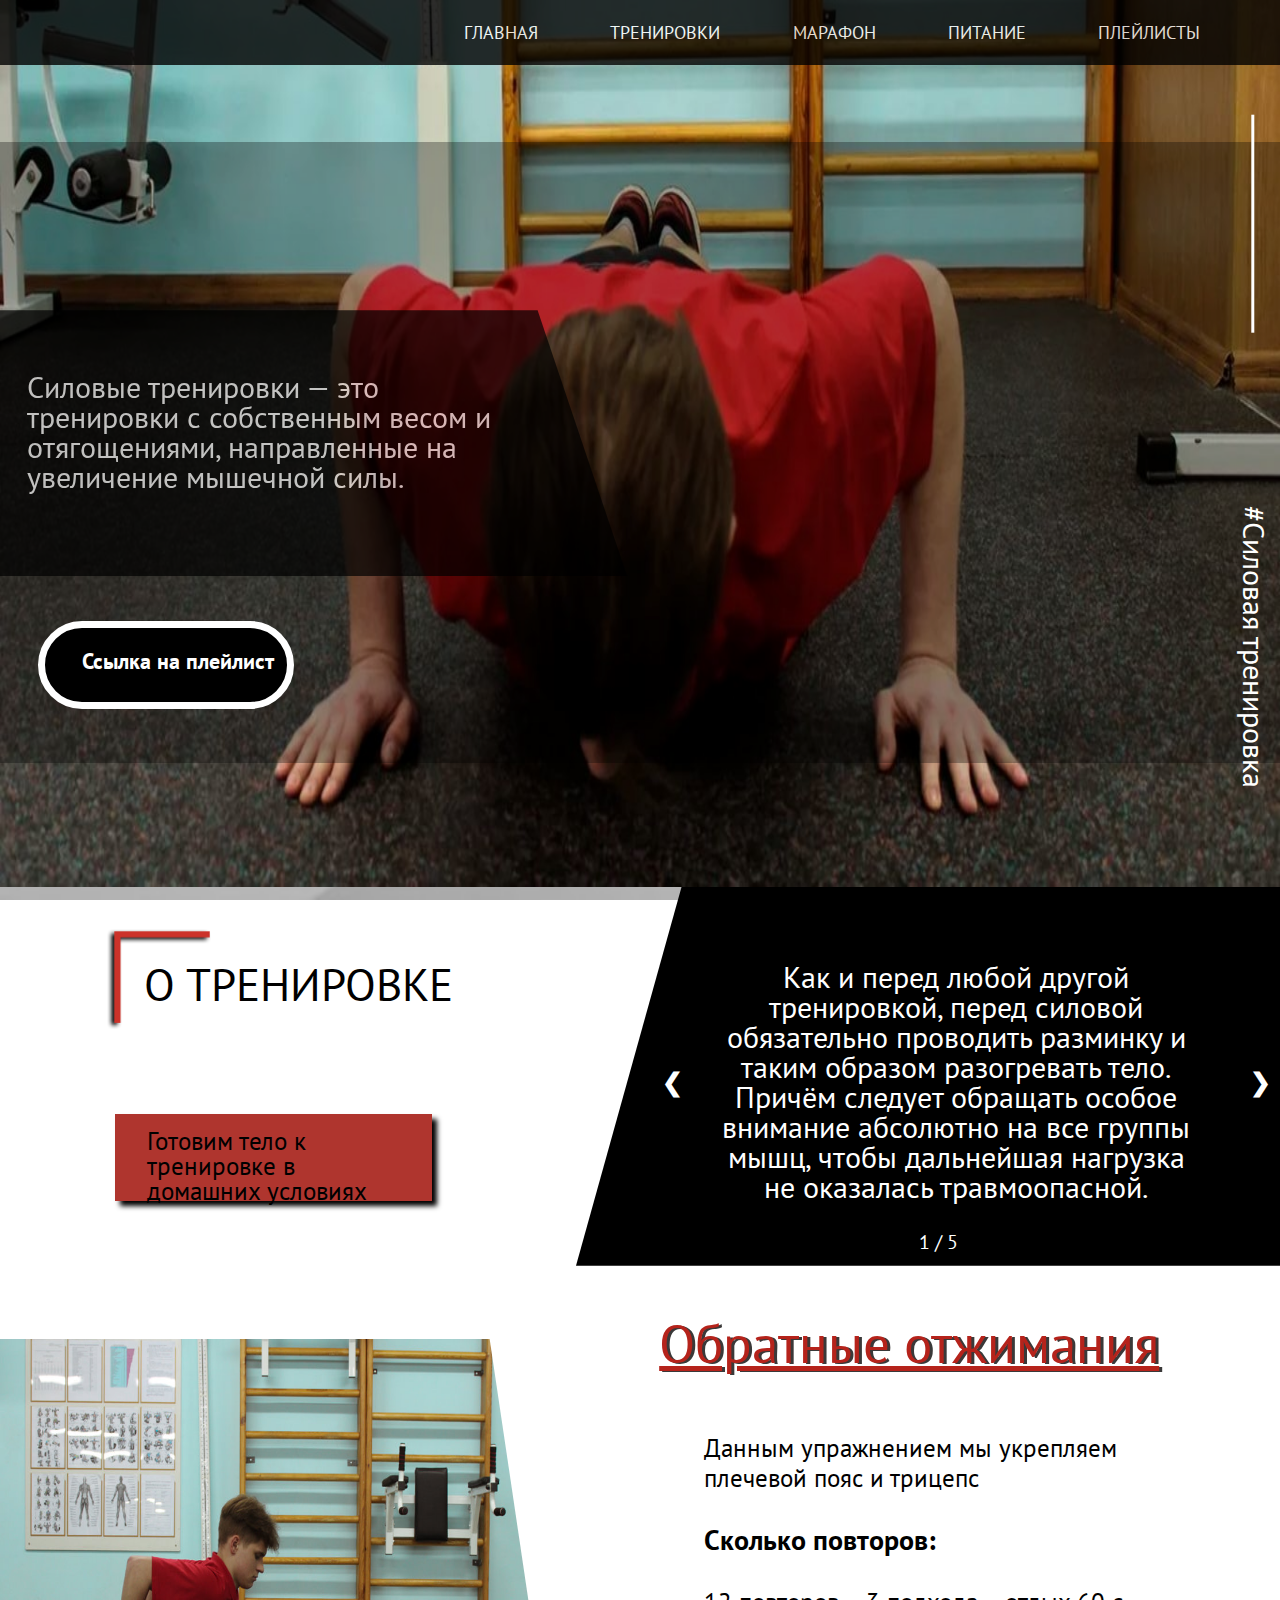
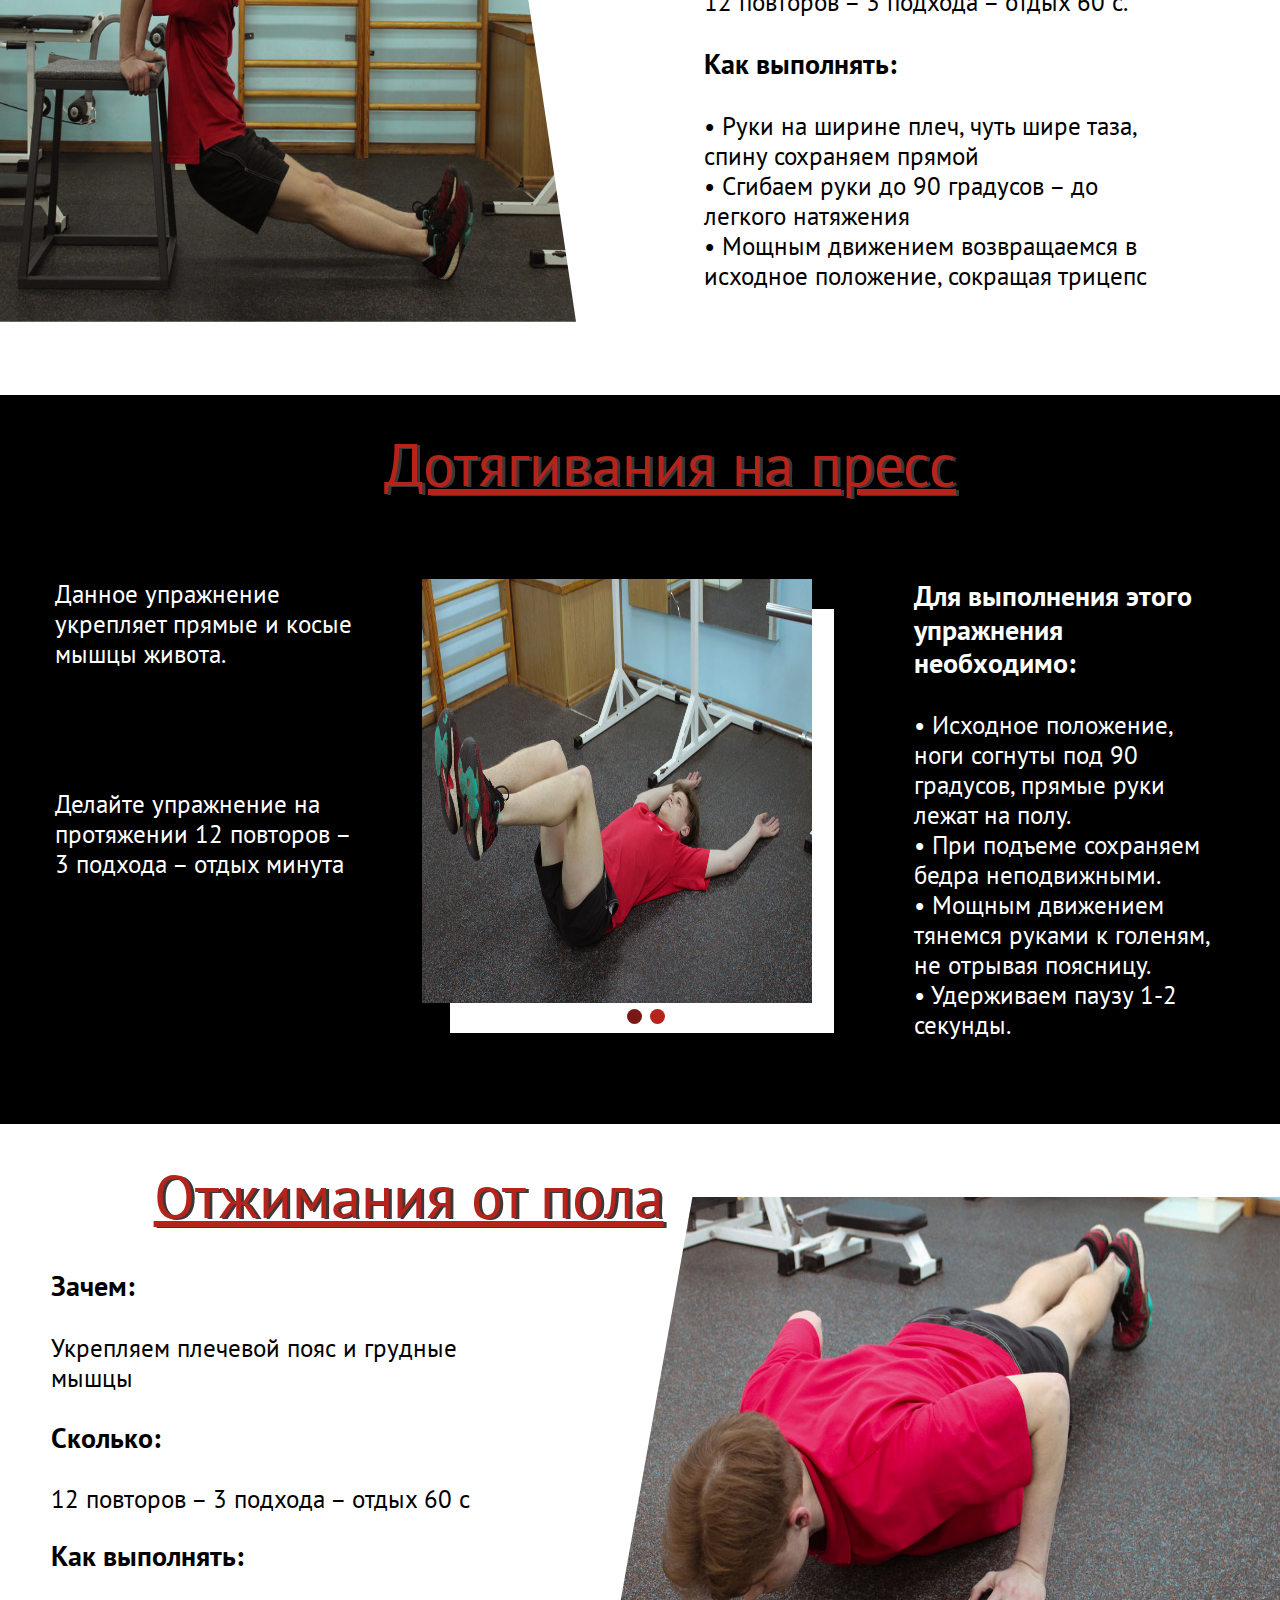
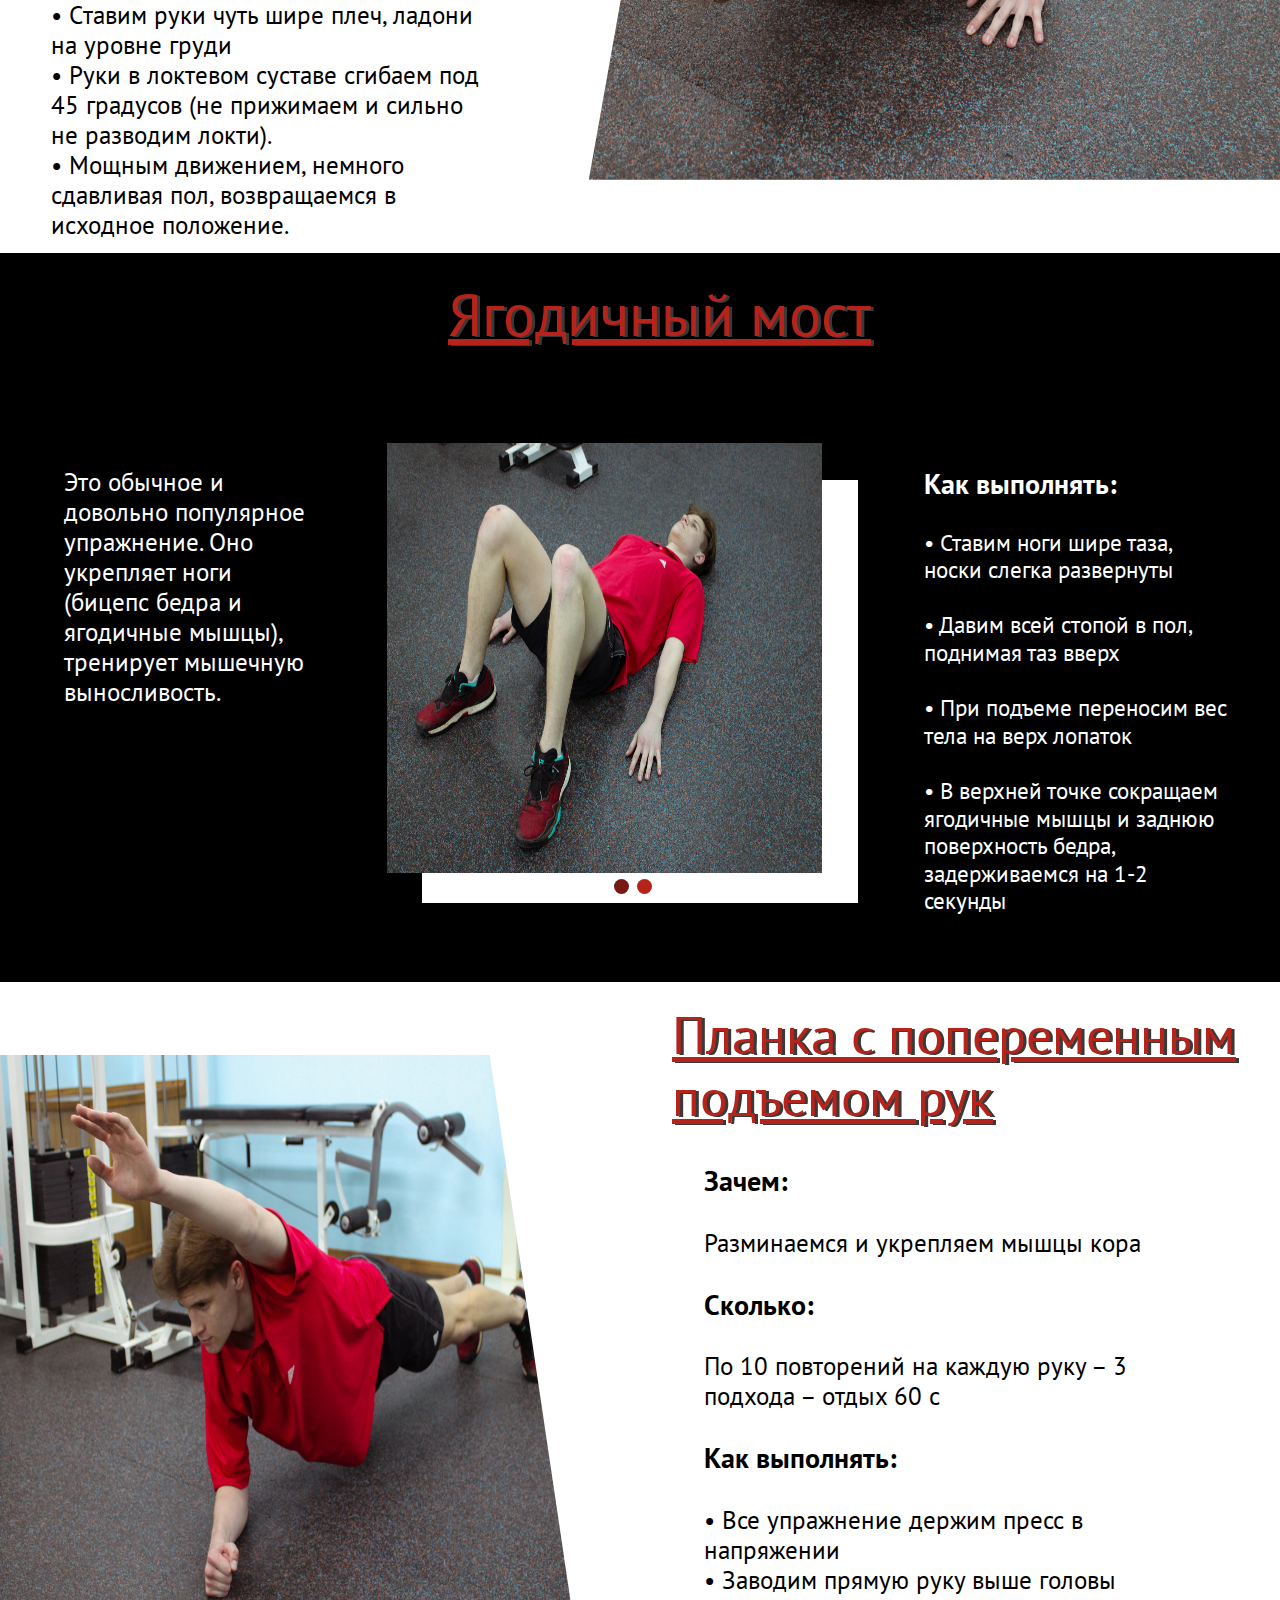
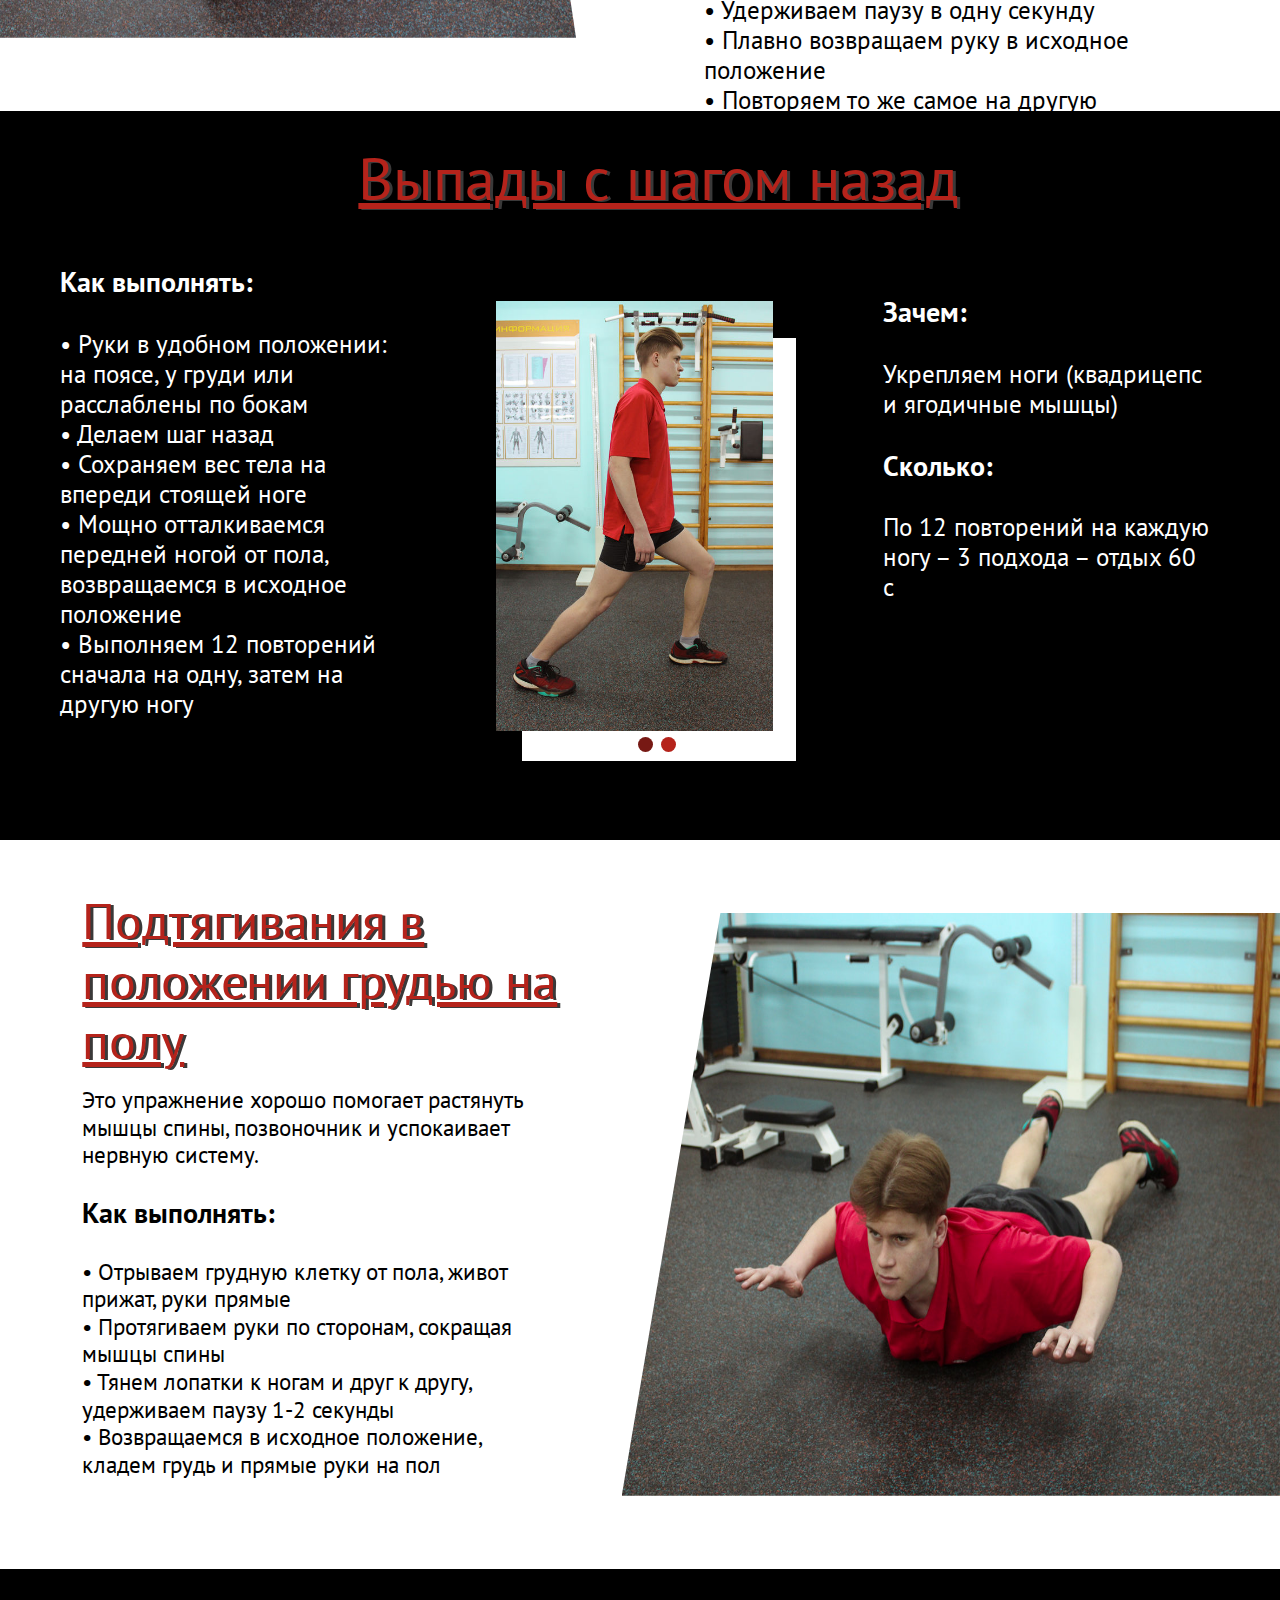
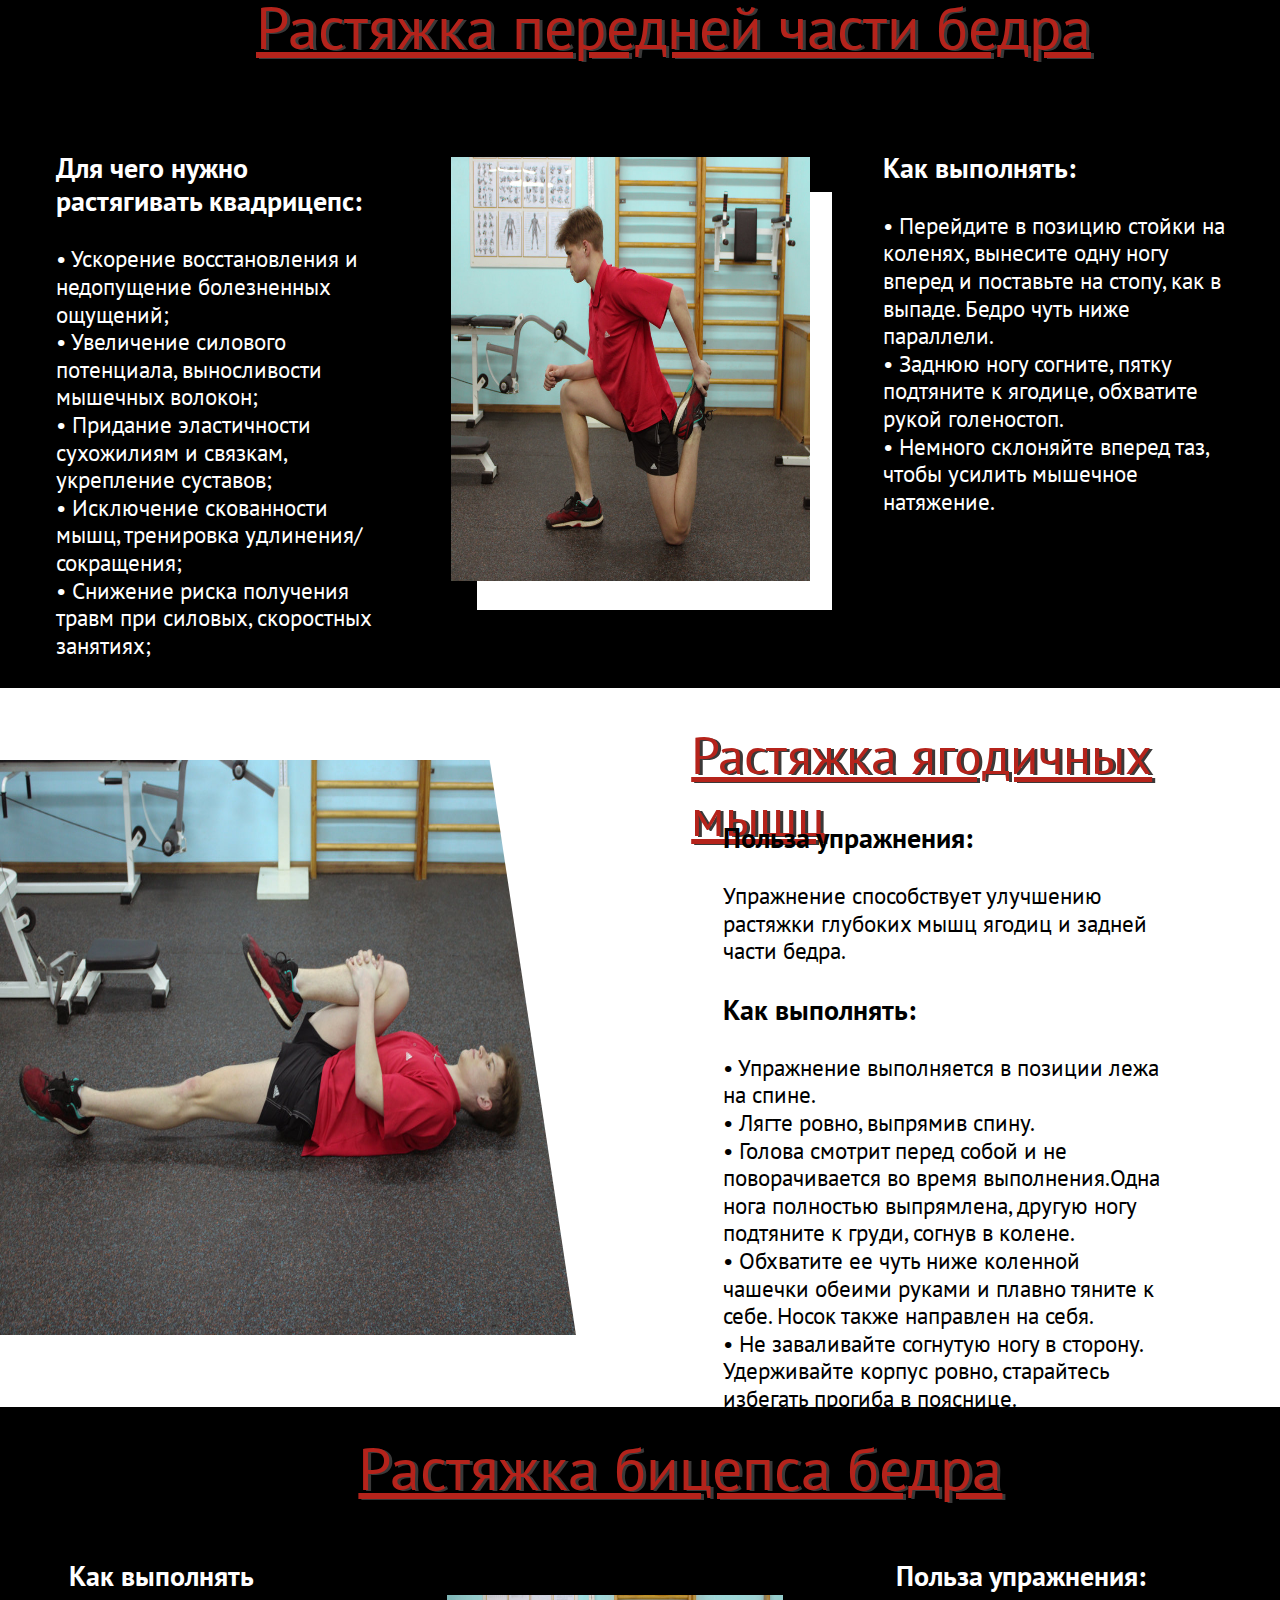
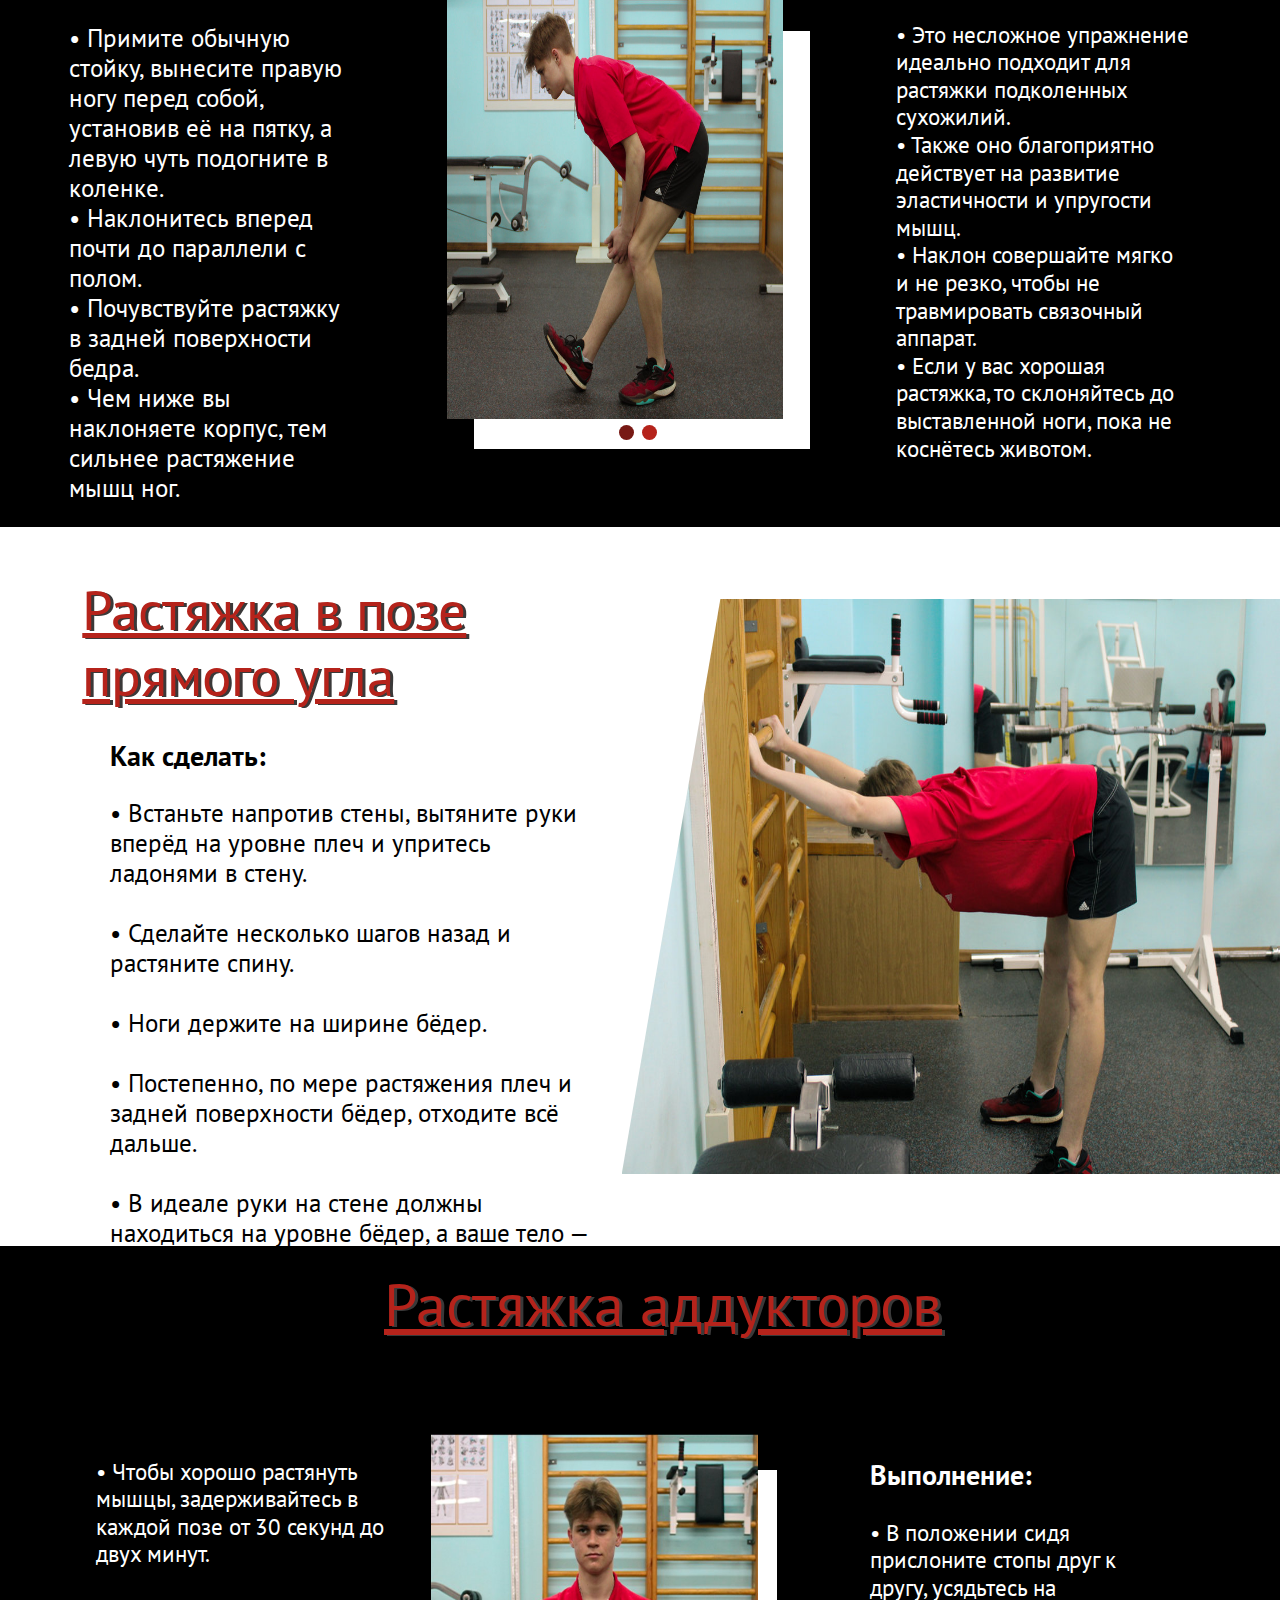
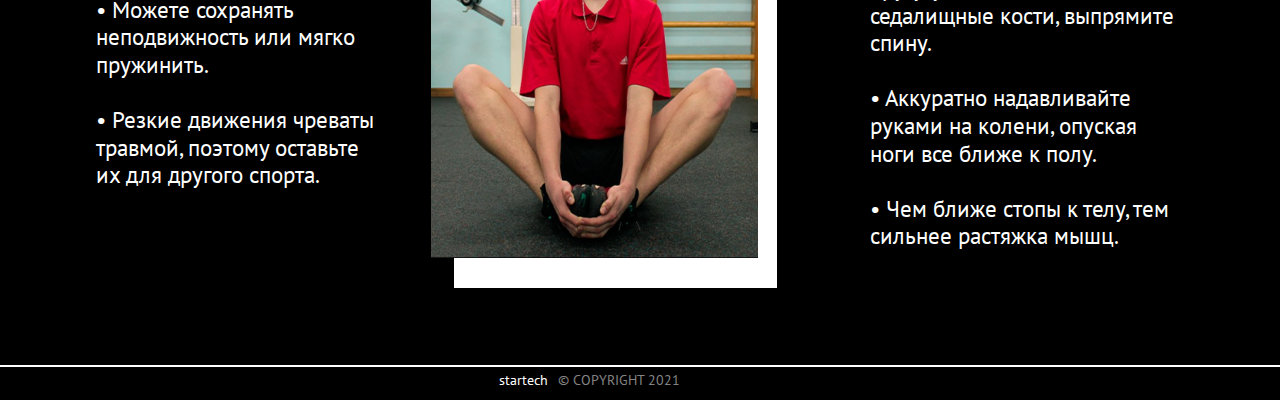
<file: Силовые упр/index9.html>
<!DOCTYPE html>
<html lang="en">

<head>
    <link rel="stylesheet" type="text/css" href="css/style.css">
    <meta charset="UTF-8">
    <meta http-equiv="X-UA-Compatible" content="IE=edge">
    <meta name="viewport" content="width=device-width">
    <link rel="preconnect" href="https://fonts.gstatic.com">
    <link href="https://fonts.googleapis.com/css2?family=PT+Sans&display=swap" rel="stylesheet">
    <link rel="preconnect" href="https://fonts.gstatic.com">
    <link rel="shortcut icon" href="img/гиря.jpg">
    <title>Силовая тренировка</title>

<body>
    <div class="wrapper">
        <header class="header">
            <div class="header__row">
                <div class="header__menu">
                    <div class="menu-burger__header">
                        <span></span>
                    </div>
                    <nav class="nav">
                        <ul class="header__row_links">
                            <li class="headerlist_link_"><a href="../index.html" class="headerlink main">Главная </a> </li>
                            <div class="checklist">
                                <li class="dropdown "><a href="javascript:void(0)" class="dropbtn">Тренировки </a>
                                    <!-- выпадающий список -->

                                    <div class="dropdown_content">
                                        <a class="nav__link2 rar" href="../Силовые упр/index9.html">силовые упражнения</a>
                                        <a class="nav__link2" href="../Йога/index2.html">йога</a>
                                        <a class="nav__link2" href="../Степ/index10.html">степ-аэробика</a>

                                    </div>
                                    <ol class="aaoo">
                                        <li><a class="nav__link2 rar" href="../Силовые упр/index9.html">силовые упражнения</a></li>
                                        <li><a class="nav__link2" href="../Йога/index2.html">йога</a></li>
                                        <li><a class="nav__link2" href="../Степ/index10.html">степ-аэробика</a></li>
                                    </ol>

                                </li>
                            </div>

                            <li class="headerlist_link"> <a href="../Марафон/index3.html" class="headerlink"> Марафон </a> </li>
                            <li class="headerlist_link"><a href="../Питание/index4.html" class="headerlink">Питание </a> </li>
                            <li class="headerlist_link"><a href="../Плейлисты/index8.html" class="headerlink"> Плейлисты </a> </li>
                        </ul>
                    </nav>
                </div>
            </div>
        </header>

        <div class="content">
            <div class="block1">
                <div class="text1">
                    <span class="text11">
                    Силовые тренировки — это тренировки с
                    собственным весом и отягощениями,
                    направленные на увеличение мышечной
                    силы.
                    </span>
                </div>
                <div class="line">

                </div>
                <div class="verticaltext">
                    #Силовая тренировка
                </div>
                <a class="buttonmain" href="../Плейлист сил/index6.html"><div class="button">
                    <span>Ссылка на плейлист</span>
                </div></a>
                <div class="dark">

                </div>
            </div>
            <div class="block2">
                <!-- Slideshow container -->
                <div class="about">
                    <div class="huynya">
                        
                    </div>
                    <div class="abouttrain">
                        О ТРЕНИРОВКЕ
                    </div>
                    <div class="text_about">
                        <span>Готовим тело к тренировке в домашних условиях</span>
                    </div>
                </div>
<div class="slideshow-container">

    <!-- Full-width images with number and caption text -->
    
    <div class="mySlides fade first">
        <div class="numbertext firstt">1 / 5</div>
      Как и перед любой другой тренировкой, перед силовой обязательно проводить разминку и таким образом разогревать тело. Причём следует обращать особое внимание абсолютно на все группы мышц, чтобы дальнейшая нагрузка не оказалась травмоопасной.
    </div>
    
    <div class="mySlides fade second">
        <div class="numbertext secondd">2 / 5</div>
      Тренировочный темп и график отдыха - это две важнейших составляющих тренинга. Упражнения следует выполнять в том же темпе, что советует инструктор, и не закрывать глаза на рекомендации по отдыху. Если вы будете заниматься медленнее или быстрее и без пауз, это станет грубой ошибкой и потенциальным препятствием на пути к прогрессу.
    </div>
    
    <div class="mySlides fade third">
        <div class="numbertext thirdd">3 / 5</div>
      Силовую тренировку можно проводить с собственным весом, но иногда могут понадобиться гиря или гантель. Если у вас дома нет инвентаря, хорошей альтернативой послужит рюкзак, набитый книгами или бутылками с водой.
    </div>
    
    <div class="mySlides fade fourth">
        <div class="numbertext fourthh">4 / 5</div>
        Как только ваши мышцы привыкнут к нагрузке, стоит усложнить задачу, чтобы не топтаться на одном месте без видимых результатов.
      </div>
      
      <div class="mySlides fade fifth">
          <div class="numbertext fifthh">5 / 5</div>
        После силовой нагрузки крайне важно восстановление. Так что, закончив основной комплекс упражнений, рекомендуется выполнить заминку, а также соблюдать режим питания и сна.
      </div>
  
    <!-- Next and previous buttons -->
    <a class="prev" onclick="plusSlides(-1)">&#10094;</a>
    <a class="next" onclick="plusSlides(1)">&#10095;</a>
  </div>
  <br>
            </div>
            <div class="block3">
                <div class="block3_row1">
                    <div class="training3_trap ">
                        <img class="training3_photo" src="img/обратныеотжим.jpg" alt="">
                        
                        <button id="idbutton3" class="js-button-campaign3">Увеличить</button>
                    </div>
                </div>
                <div class="block3_row2">
                <div class="block3_text">
                <div class="block3_title">Обратные отжимания</div>
                <div class="block3_content">Данным упражнением мы укрепляем плечевой пояс и
                    трицепс <br> <br>
                    
                    <span class="bold">Сколько повторов:</span> <br> <br> 12 повторов – 3 подхода –
                    отдых 60 с.
                <br>
                <br>
                <span class="bold">Как выполнять:</span>
                <br>
                <br>
                • Руки на ширине плеч, чуть шире таза, спину сохраняем
прямой <br>
• Сгибаем руки до 90 градусов – до легкого натяжения<br>
• Мощным движением возвращаемся в исходное
положение, сокращая трицепс</div>
                </div>
                </div>
                <div class="overlay3 js-overlay-campaign3">
                    <div class="popup3 js-popup-campaign3">
                        <div class="left3">
                            <img class="image3" src="img/обратныеотжим.jpg">
                        </div>
                        <div class="close-popup3 js-close-campaign3"></div>
                    </div>
                </div> 
                </div>
                <div class="block4">
                    <div class="block4_title"> <div class="title_block4">Дотягивания на пресс</div> </div>
                    <div class="block4_content">
                    <div class="block4_left">
                    <div class="left_text"><p>Данное упражнение
                        укрепляет прямые и
                        косые мышцы живота.</p> <br class="remove"><br class="remove"> <br class="remove"> <br><p>Делайте упражнение на
                        протяжении 12 повторов
                        – 3 подхода – отдых минута</p></div>
                    </div>
                    <div class="block4_center">
                    <div class="white_block">
                        
                    </div>
                    <div class="slideshow-container2">

                        <div class="mySlides2 fade">
                            <div class="training41_trap ">
                                <img class="training41_photo" src="img/дотягивания1.jpg" alt="">

                                <button id="idbutton41" class="js-button-campaign41">Увеличить</button>
                            </div>
                        </div>
                      
                        <div class="mySlides2 fade">
                            <div class="training42_trap ">
                                <img class="training42_photo" src="img/дотягивания2.jpg" alt="">

                                <button id="idbutton42" class="js-button-campaign42">Увеличить</button>
                            </div>
                        </div>
                      
                      </div>
                      <br>
                      
                      <div class="dotss" style="text-align:center">
                        <span class="dot2" onclick="currentSlide2(1)"></span>
                        <span class="dot2" onclick="currentSlide2(2)"></span>
                      </div>
                    </div>
                    <div class="block4_right"> <div class="right_text">
                        <span class="bold">Для выполнения этого
                        упражнения  необходимо:</span><br> <br>
                        • Исходное положение, ноги
                        согнуты под 90 градусов,
                        прямые руки лежат на полу. <br>
                        • При подъеме сохраняем
                        бедра неподвижными. <br>
                        • Мощным движением
                        тянемся руками к голеням,
                        не отрывая поясницу. <br>
                        • Удерживаем паузу 1-2
                        секунды.</div>
                    </div>
                    </div>
                    <div class="overlay41 js-overlay-campaign41">
                        <div class="popup41 js-popup-campaign41">
                            <div class="left41">
                                <img class="image41" src="img/дотягивания1.jpg">
                            </div>
                            <div class="close-popup41 js-close-campaign41"></div>
                        </div>
                    </div>
                    <div class="overlay42 js-overlay-campaign42">
                        <div class="popup42 js-popup-campaign42">
                            <div class="left42">
                                <img class="image42" src="img/дотягивания2.jpg">
                            </div>
                            <div class="close-popup42 js-close-campaign42"></div>
                        </div>
                    </div>
                    </div>
                    <div class="block5">
                        <div class="block5_raw1">
                            <div class="block5_title">
                                <span>Отжимания от пола</span>
                            </div>
                            <div class="block5_text">
                                <br>
                                <p><span class="bold">Зачем:</span> <br> <br> Укрепляем плечевой пояс и грудные
                                    мышцы
                                    </p>
                                    <br>
                                    <br>
                                    <p>
                                        <span class="bold">Сколько:</span> <br> <br> 12 повторов – 3 подхода – отдых 60 с
                                    </p>
                                    <br>
                                    <br>
                                    <p></p><span class="bold">Как выполнять:</span>
                                    <p>
                                        <br>
                                        • Cтавим руки чуть шире плеч, ладони на уровне груди <br>
                                        • Руки в локтевом суставе сгибаем под 45 градусов
                                        (не прижимаем и сильно не разводим локти). <br>
                                        • Мощным движением, немного сдавливая пол,
                                        возвращаемся в исходное положение.
                            </div>
                        </div>
                        <div class="block5_raw2">
                            <div class="training5_trap">
                                <img class="training5_photo" src="img/отжимотпола.jpg" alt="">

                                <button id="idbutton5" class="js-button-campaign5">Увеличить</button>
                            </div>
                        </div>
                        <div class="overlay5 js-overlay-campaign5">
                            <div class="popup5 js-popup-campaign5">
                                <div class="left5">
                                    <img class="image5" src="img/отжимотпола.jpg">
                                </div>
                                <div class="close-popup5 js-close-campaign5"></div>
                            </div>
                        </div>
                    </div>
                        <div class="block6">
                        <div class="block6_title"> <div class="title_block6">Ягодичный мост</div> </div>
                        <div class="block6_content">
                        <div class="block6_left">
                        <div class="left6_text"><p>Это обычное и довольно
                            популярное упражнение. Оно укрепляет  ноги
                           (бицепс бедра и
                           ягодичные мышцы),
                           тренирует мышечную
                           выносливость.</p></div>
                        </div>
                        <div class="block6_center">
                            <div class="slideshow-container3">

                                <div class="mySlides3 fade">
                                    <div class="training61_trap ">
                                        <img class="training61_photo" src="img/ягодичнмост1.jpg" alt="">
        
                                        <button id="idbutton61" class="js-button-campaign61">Увеличить</button>
                                    </div>
                                </div>
                                
                                <div class="mySlides3 fade">
                                    <div class="training62_trap ">
                                        <img class="training62_photo" src="img/ягодичнмост2.jpg" alt="">
        
                                        <button id="idbutton62" class="js-button-campaign62">Увеличить</button>
                                    </div>
                                </div>
                                
                                </div>
                                <br>
                                
                                <div class="dotsss" style="text-align:center">
                                <span class="dot3" onclick="currentSlide3(1)"></span>
                                <span class="dot3" onclick="currentSlide3(2)"></span>
                                </div>
                        <div class="white6_block"></div>
                        <div class="block6_photo"></div>
                        
                        </div>
                        <div class="block6_right"> <div class="right6_text">
                        <span class="bold">Как выполнять:</span> <br> <br>
                        • Ставим ноги шире таза, носки слегка развернуты<br><br>
                        • Давим всей стопой в пол, поднимая таз вверх<br><br>
                        • При подъеме переносим вес тела на верх лопаток <br> <br>
                        • В верхней точке сокращаем ягодичные мышцы и заднюю поверхность бедра, задерживаемся на 1-2 секунды
                    </div>
                        </div>
                        </div>
                        <div class="overlay61 js-overlay-campaign61">
                            <div class="popup61 js-popup-campaign61">
                                <div class="left61">
                                    <img class="image61" src="img/ягодичнмост1.jpg">
                                </div>
                                <div class="close-popup61 js-close-campaign61"></div>
                            </div>
                        </div>
                        <div class="overlay62 js-overlay-campaign62">
                            <div class="popup62 js-popup-campaign62">
                                <div class="left62">
                                    <img class="image62" src="img/ягодичнмост2.jpg">
                                </div>
                                <div class="close-popup62 js-close-campaign62"></div>
                            </div>
                        </div>
                        </div>
                        <div class="block7">
                            <div class="block7_row1">
                                <div class="training7_trap ">
                                    <img class="training7_photo" src="img/планка.jpg" alt="">
                                    
                                    <button id="idbutton7" class="js-button-campaign7">Увеличить</button>
                                </div>
                            </div>
                            <div class="block7_row2">
                            <div class="block7_text">
                            <div class="block7_title">Планка с попеременным подъемом рук </div>
                            <div class="block7_content"><span class="bold">Зачем:</span> <br> <br> Разминаемся и укрепляем мышцы
                                кора<br> <br>
                                <span class="bold">Сколько:</span> <br> <br> По 10 повторений на каждую
                                руку – 3 подхода – отдых 60 с<br> <br>
                                <span class="bold">Как выполнять:</span> <br> <br>
                                • Все упражнение держим пресс в напряжении<br>
                                • Заводим прямую руку выше головы<br>
                                • Удерживаем паузу в одну секунду<br>
                                • Плавно возвращаем руку в исходное положение<br>
                                • Повторяем то же самое на другую руку
                            </div>
                            </div>
                            </div>
                            <div class="overlay7 js-overlay-campaign7">
                                <div class="popup7 js-popup-campaign7">
                                    <div class="left7">
                                        <img class="image7" src="img/планка.jpg">
                                    </div>
                                    <div class="close-popup7 js-close-campaign7"></div>
                                </div>
                            </div> 
                            </div>
                            <div class="block8">
                                <div class="block8_title"> <div class="title_block8">Выпады с шагом назад</div> </div>
                                <div class="block8_content">
                                <div class="block8_left">
                                <div class="left8_text">
                                    <span class="bold">Как выполнять:</span> <br> <br>
                                    • Руки в удобном положении:
на поясе, у груди или расслаблены
по бокам <br>
• Делаем шаг назад<br>
• Сохраняем вес тела на впереди
стоящей ноге<br>
• Мощно отталкиваемся передней
ногой от пола, возвращаемся в
исходное положение<br>
• Выполняем 12 повторений сначала
на одну, затем на другую ногу
                                </div>
                                </div>
                                <div class="block8_center">
                                    <div class="slideshow-container4">
        
                                        <div class="mySlides4 fade">
                                            <div class="training81_trap ">
                                                <img class="training81_photo" src="img/выпады1.jpg" alt="">
                
                                                <button id="idbutton81" class="js-button-campaign81">Увеличить</button>
                                            </div>
                                        </div>
                                        
                                        <div class="mySlides4 fade">
                                            <div class="training82_trap ">
                                                <img class="training82_photo" src="img/выпады2.jpg" alt="">
                
                                                <button id="idbutton82" class="js-button-campaign82">Увеличить</button>
                                            </div>
                                        </div>
                                        
                                        </div>
                                        <br>
                                        
                                        <div class="dotssss" style="text-align:center">
                                        <span class="dot4" onclick="currentSlide4(1)"></span>
                                        <span class="dot4" onclick="currentSlide4(2)"></span>
                                        </div>
                                <div class="white8_block"></div>
                                <div class="block8_photo"></div>
                                
                                </div>
                                <div class="block8_right"> <div class="right8_text">
                                    <span class="bold">Зачем:</span> <br> <br> Укрепляем ноги
(квадрицепс и ягодичные мышцы) <br><br>
<span class="bold">Cколько:</span> <br> <br> По 12 повторений на
каждую ногу – 3 подхода –
отдых 60 с<br><br>
                            </div>
                                </div>
                                </div>
                                <div class="overlay81 js-overlay-campaign81">
                                    <div class="popup81 js-popup-campaign81">
                                        <div class="left81">
                                            <img class="image81" src="img/выпады1.jpg">
                                        </div>
                                        <div class="close-popup81 js-close-campaign81"></div>
                                    </div>
                                </div>
                                <div class="overlay82 js-overlay-campaign82">
                                    <div class="popup82 js-popup-campaign82">
                                        <div class="left82">
                                            <img class="image82" src="img/выпады2.jpg">
                                        </div>
                                        <div class="close-popup82 js-close-campaign82"></div>
                                    </div>
                                </div>
                                </div>
                                <div class="block9">
                                    <div class="block9_raw1">
                                        <div class="block9_title">
                                            <span>Подтягивания в положении
                                                грудью на полу</span>
                                        </div>
                                        <div class="block9_text">
                                            <br>
                                            <p>Это упражнение хорошо помогает растянуть мышцы
                                                спины, позвоночник и успокаивает нервную систему.
                                                </p>
                                                <br>
                                                    <span class="bold">Как выполнять:</span>
                                                <br>
                                                <br>
                                                • Отрываем грудную клетку от пола, живот
                                                    прижат, руки прямые <br>
                                                    • Протягиваем руки по сторонам, сокращая мышцы спины <br>
                                                    • Тянем лопатки к ногам и друг к другу, удерживаем
                                                        паузу 1-2 секунды <br>
                                                    • Возвращаемся в исходное положение, кладем
                                                        грудь и прямые руки на пол
                                        </div>
                                    </div>
                                    <div class="block9_raw2">
                                        <div class="training9_trap">
                                            <img class="training9_photo" src="img/подтягивания.jpg" alt="">
            
                                            <button id="idbutton9" class="js-button-campaign9">Увеличить</button>
                                        </div>
                                    </div>
                                    <div class="overlay9 js-overlay-campaign9">
                                        <div class="popup9 js-popup-campaign9">
                                            <div class="left9">
                                                <img class="image9" src="img/подтягивания.jpg">
                                            </div>
                                            <div class="close-popup9 js-close-campaign9"></div>
                                        </div>
                                    </div>
                                </div>
                                <div class="block10">
                                    <div class="block10_title"> <div class="title_block10">Растяжка передней части бедра</div> </div>
                                    <div class="block10_content">
                                    <div class="block10_left">
                                    <div class="left10_text">
                                        <span class="bold">Для чего нужно
растягивать квадрицепс:</span> <br> <br>
• Ускорение восстановления
и недопущение
болезненных ощущений; <br>
• Увеличение силового
потенциала,
выносливости мышечных
волокон;<br>
• Придание эластичности
сухожилиям и связкам,
укрепление суставов;<br>
• Исключение скованности
мышц, тренировка
удлинения/сокращения; <br>
• Cнижение риска
получения травм при
силовых, скоростных
занятиях;
                                    </div>
                                    </div>
                                    <div class="block10_center">
                                        <div class="slideshow-container5">
            
                                            <div class="mySlides5">
                                                <div class="training10_trap ">
                                                    <img class="training10_photo" src="img/растяжпередн.jpg" alt="">
                    
                                                    <button id="idbutton10" class="js-button-campaign10">Увеличить</button>
                                                </div>
                                            </div>
                                            
                                            </div>
                                    <div class="white10_block"></div>
                                    <div class="block10_photo"></div>
                                    
                                    </div>
                                    <div class="block10_right"> <div class="right10_text">
                                        <span class="bold">Как выполнять:</span> <br> <br>
                                        • Перейдите в позицию
                                        стойки на коленях, вынесите
                                        одну ногу вперед и поставьте
                                        на стопу, как в выпаде. Бедро
                                        чуть ниже параллели.<br>
                                        • Заднюю ногу согните, пятку
подтяните к ягодице,
обхватите рукой голеностоп. <br>
• Немного склоняйте вперед
таз, чтобы усилить мышечное
натяжение.
                                </div>
                                    </div>
                                    </div>
                                    <div class="overlay10 js-overlay-campaign10">
                                        <div class="popup10 js-popup-campaign10">
                                            <div class="left10">
                                                <img class="image10" src="img/растяжпередн.jpg">
                                            </div>
                                            <div class="close-popup10 js-close-campaign10"></div>
                                        </div>
                                    </div>
                                    </div>
                                    <div class="block11">
                                        <div class="block11_row1">
                                            <div class="training11_trap ">
                                                <img class="training11_photo" src="img/растяжягодичн.jpg" alt="">
                                                
                                                <button id="idbutton11" class="js-button-campaign11">Увеличить</button>
                                            </div>
                                        </div>
                                        <div class="block11_row2">
                                        <div class="block11_text">
                                        <div class="block11_title">Растяжка ягодичных мышц</div>
                                        <div class="block11_content">
                                            <span class="bold">Польза упражнения:</span> <br> <br>
                                            Упражнение способствует улучшению растяжки
                                            глубоких мышц ягодиц и задней части бедра.<br> <br>
                                            <span class="bold">Как выполнять:</span><br> <br>
                                            • Упражнение выполняется в
позиции лежа на спине. <br>
• Лягте ровно, выпрямив
спину. <br>
• Голова смотрит перед собой и не
поворачивается во время выполнения.Одна
нога полностью выпрямлена, другую ногу
подтяните к груди, согнув в колене. <br>
• Обхватите
ее чуть ниже коленной чашечки обеими руками
и плавно тяните к себе. Носок также направлен
на себя. <br>
• Не заваливайте согнутую ногу в сторону.
Удерживайте корпус ровно, старайтесь избегать
прогиба в пояснице.
                                        </div>
                                        </div>
                                        </div>
                                        <div class="overlay11 js-overlay-campaign11">
                                            <div class="popup11 js-popup-campaign11">
                                                <div class="left11">
                                                    <img class="image11" src="img/растяжягодичн.jpg">
                                                </div>
                                                <div class="close-popup11 js-close-campaign11"></div>
                                            </div>
                                        </div> 
                                        </div>
                                        <div class="block12">
                                            <div class="block12_title"> <div class="title_block12">Растяжка бицепса бедра</div> </div>
                                            <div class="block12_content">
                                            <div class="block12_left">
                                            <div class="left12_text">
                                                <span class="bold">Как выполнять</span> <br> <br>
                                                • Примите обычную стойку,
                                                вынесите правую ногу перед
                                                собой, установив её на пятку,
                                                а левую чуть подогните в
                                                коленке. <br>
                                                • Наклонитесь вперед
                                                почти до параллели с полом. <br>
                                                • Почувствуйте растяжку в
                                                задней поверхности бедра. <br>
                                                • Чем ниже вы наклоняете
                                                корпус, тем сильнее
                                                растяжение мышц ног. <br></div>
                                            </div>
                                            <div class="block12_center">
                                                <div class="slideshow-container6">
                    
                                                    <div class="mySlides6 fade">
                                                        <div class="training121_trap ">
                                                            <img class="training121_photo" src="img/растяжбицепса1.jpg" alt="">
                            
                                                            <button id="idbutton121" class="js-button-campaign121">Увеличить</button>
                                                        </div>
                                                    </div>
                                                    
                                                    <div class="mySlides6 fade">
                                                        <div class="training122_trap ">
                                                            <img class="training122_photo" src="img/растяжбицепса2.jpg" alt="">
                            
                                                            <button id="idbutton122" class="js-button-campaign122">Увеличить</button>
                                                        </div>
                                                    </div>
                                                    
                                                    </div>
                                                    <br>
                                                    
                                                    <div class="dotssssss" style="text-align:center">
                                                    <span class="dot6" onclick="currentSlide6(1)"></span>
                                                    <span class="dot6" onclick="currentSlide6(2)"></span>
                                                    </div>
                                            <div class="white12_block"></div>
                                            <div class="block6_photo"></div>
                                            
                                            </div>
                                            <div class="block12_right"> <div class="right12_text">
                                                <span class="bold">Польза упражнения:</span> <br> <br>
                                                • Это  несложное упражнение
                                                идеально подходит для
                                                растяжки подколенных
                                                сухожилий. <br>
                                                • Также оно
                                                благоприятно действует на
                                                развитие эластичности и
                                                упругости мышц. <br>
                                                • Наклон
                                                совершайте мягко и не резко,
                                                чтобы не травмировать
                                                связочный аппарат. <br>
                                                • Если у вас
                                                хорошая растяжка, то
                                                склоняйтесь до выставленной
                                                ноги, пока не коснётесь
                                                животом.
                                        </div>
                                            </div>
                                            </div>
                                            <div class="overlay121 js-overlay-campaign121">
                                                <div class="popup121 js-popup-campaign121">
                                                    <div class="left121">
                                                        <img class="image121" src="img/растяжбицепса1.jpg">
                                                    </div>
                                                    <div class="close-popup121 js-close-campaign121"></div>
                                                </div>
                                            </div>
                                            <div class="overlay122 js-overlay-campaign122">
                                                <div class="popup122 js-popup-campaign122">
                                                    <div class="left122">
                                                        <img class="image122" src="img/растяжбицепса2.jpg">
                                                    </div>
                                                    <div class="close-popup122 js-close-campaign122"></div>
                                                </div>
                                            </div>
                                            </div>
                                            <div class="block13">
                                                <div class="block13_raw1">
                                                    <div class="block13_title">
                                                        <span>Растяжка в позе прямого угла</span>
                                                    </div>
                                                    <div class="block13_text">
                                                        <span class="bold">Как сделать:</span> <br> <br> <br>
                                                        <p>• Встаньте напротив стены, вытяните руки вперёд
                                                            на уровне плеч и упритесь ладонями в стену. <br> <br>
                                                            • Сделайте несколько шагов назад и растяните
                                                            спину. <br> <br>
                                                            </p>
                                                            <p>
                                                                • Ноги держите на ширине бёдер. <br> <br>
                                                                • Постепенно, по мере растяжения плеч и
                                                                задней поверхности бёдер, отходите всё дальше. <br> <br>
                                                                • В идеале руки на стене должны находиться на уровне
                                                                бёдер, а ваше тело — представлять собой
                                                                прямой угол.
                                                            </p>
                                                    </div>
                                                </div>
                                                <div class="block13_raw2">
                                                    <div class="training13_trap">
                                                        <img class="training13_photo" src="img/растяжпрям.jpg" alt="">
                        
                                                        <button id="idbutton13" class="js-button-campaign13">Увеличить</button>
                                                    </div>
                                                </div>
                                                <div class="overlay13 js-overlay-campaign13">
                                                    <div class="popup13 js-popup-campaign13">
                                                        <div class="left13">
                                                            <img class="image13" src="img/растяжпрям.jpg">
                                                        </div>
                                                        <div class="close-popup13 js-close-campaign13"></div>
                                                    </div>
                                                </div>
                                            </div>
                                            <div class="block14">
                                                <div class="block14_title"> <div class="title_block14">Растяжка аддукторов</div> </div>
                                                <div class="block14_content">
                                                <div class="block14_left">
                                                <div class="left14_text">
                                                   • Чтобы хорошо растянуть
                                                    мышцы, задерживайтесь
                                                   в каждой позе от 30 секунд
                                                   до двух минут. <br> <br>
                                                   • Можете
                                                   сохранять неподвижность
                                                   или мягко пружинить. <br> <br>

                                                   • Резкие движения чреваты
                                                   травмой, поэтому оставьте
                                                   их для другого спорта.
                                                </div>
                                                </div>
                                                <div class="block14_center">
                                                    <div class="slideshow-container7">
                        
                                                        <div class="mySlides7">
                                                            <div class="training14_trap ">
                                                                <img class="training14_photo" src="img/растяжадук.jpg" alt="">
                            
                                                                <button id="idbutton14" class="js-button-campaign14">Увеличить</button>
                                                            </div>
                                                        </div>
                                                        </div>
                                                <div class="white14_block"></div>
                                                <div class="block14_photo"></div>
                                                
                                                </div>
                                                <div class="block14_right"> <div class="right14_text">
                                                    <span class="bold">Выполнение:</span> <br> <br>
                                                    • В положении сидя
                                                    прислоните стопы друг к
                                                    другу, усядьтесь на
                                                    седалищные кости,
                                                    выпрямите спину. <br> <br>
                                                    • Аккуратно надавливайте
                                                    руками на колени, опуская
                                                    ноги все ближе к полу. <br> <br>
                                                    • Чем ближе стопы к телу,
                                                    тем сильнее растяжка мышц.
                                            </div>
                                                </div>
                                                </div>
                                                <div class="overlay14 js-overlay-campaign14">
                                                    <div class="popup14 js-popup-campaign14">
                                                        <div class="left14">
                                                            <img class="image14" src="img/растяжадук.jpg">
                                                        </div>
                                                        <div class="close-popup14 js-close-campaign14"></div>
                                                    </div>
                                                </div>
                                                </div>
        </div>
            <div class="bottom">
                <div class="bottom_text">
                <div class="startech2">startech</div> 
                <div class="startech">© COPYRIGHT 2021</div>
            </div>
            </div>
    </div>
    <script src="https://code.jquery.com/jquery-3.5.1.slim.min.js"></script>
    <script type="text/javascript" src="https://code.jquery.com/jquery-3.5.0.min.js"></script>
    <script src="js/everything.js"></script>
</body>
</head>
</html>
</file>
<file: Йога/css/style.css>
body{
  width: 100%;
  margin: 0;
  font-family: 'PT Sans', sans-serif;
  overflow-x: hidden;
}
h2{
  margin: 0;
}
/* header */
.header{
display: flex;
height: 7.2%;
background-color:black;
opacity: 80%;
position: fixed;
z-index: 10;
width: 100%;
}
.header__row{
display: flex;
align-items: center;
width: 60%;
margin-left: 35%;
}
.header__menu{
display: flex;
width: 100%;
}
.menu-burger__header span, .menu-burger__header:after, .menu-burger__header:before{
height: 2px;
width: 80%;
position: absolute;
background: #ffffff;
margin: 0 auto;
display: none;
}
.menu-burger__header span{
top: 15px;
height: 3px;
}
.menu-burger__header:after, .menu-burger__header:before{
content: '';
height: 3px;
}
.menu-burger__header:after{
bottom: 7px;
height: 3px;
}
.menu-burger__header:before{
top: 5px;
height: 3px;
}

/* nav */
.nav{
width: 100%;
}
.header__row_links{
display: flex;
width: 100%;
justify-content: space-between;
}
.headerlink{
color: white;
text-decoration: none;
font-size: 18px;
margin-right: 30%;;
text-transform: uppercase;
line-height: 1.2;
text-align: center;
}
.headerlink:hover{
color: rgb(182, 182, 182);
transition: 0.5s;
}
.headerlist_link_{
color: white;
font-size: 13px;
text-decoration: none;
text-transform: uppercase;
line-height: 1.2;
text-align: center;
}
.aaoo{
display: none;
}
/* выпадающий список */
.dropbtn{
color: white;
font-size: 18px;
text-decoration: none;
color: rgb(255, 255, 255);
text-transform: uppercase;
line-height: 1.2;
text-align: center;
}
ul {
list-style-type: none;
margin: 0;
padding: 0;
overflow: hidden;
}
li {
float: left;
}
li a, .dropbtn {
display: inline-block;
color: white;
text-align: center;
padding: 14px 16px;
text-decoration: none;
}
.dropdown {
display: inline-block;
}
.dropdown_content {
display: none;
position: absolute;
min-width: 160px;
box-shadow: 0px 8px 16px 0px rgba(0,0,0,0.2);
z-index: 1;
border-radius: 0 0 15px 15px;
}
.dropdown_content a {
color: white;
padding: 12px 16px;
text-decoration: none;
display: block;
text-align: left;
}
.dropdown_content a:hover {
text-decoration: underline;
font-size: 15px;
}
.dropdown:hover .dropdown_content {
display: block;
background-color: #554f3e;
}
.nav__link2{
color: white;
font-size: 13px;
text-decoration: none;
text-transform: uppercase;
line-height: 1.2;
text-align: center;
}


.main_container{
  display: flex;
  flex-direction: column;
  background: url('../img/new.png');
  background-size: 100%;
  background-attachment: fixed;
}
.container{
  position: relative;
    height: 100vh;
    background-image: url('../img/planka2.jpg');
    background-size: 100% 100%;
    background-repeat: no-repeat;
    background-position: center center;
}

.main_text {
	width: 30px;
	height: 570px;
	flex: 0 1 auto;
right: 0;
position: absolute;
top:17%;
}
.l {
	border-left: 3px solid white;
	height: 430px;
  margin-right: 20px;
}
.nadpis {
	color: white;
	font-size: 36px;
  transform: rotate(90deg);
  margin-right: 25px;
}
.polosa_otst{
  padding-top: 13%;
  height: 420px;
  width: 100%;
  display: flex;
  flex-direction: column;
  justify-content: space-between;
}
.polosa{
  background-color:rgba(0, 0, 0, 0.33);
  height: 100%;
  width: 100%;
padding-top: 90px;
}
.block{
  width: 45%;
  height: 200px;
  background-color: rgba(0, 0, 0, 0.62);
  clip-path: polygon(0 0, 85% 0, 100% 100%, 0 100%);
  margin-bottom: 35px;
  display: flex;
  flex: 0 1
}
.text{
width: 85%;
color: white;
font-size: 30px;
padding-top: 25px;
margin-left: 30px;

}
.button{
  margin-left: 50px;
}
.button_link{
  font-size: 22px;
  color: white;
  text-decoration: none;
  border-radius: 40px;
  background-color: black;
  border: 5px  solid white;
  padding: 13px 35px;
  font-weight: 700;
}
.button_link:hover{
  background-color: white;
  border: 5px  solid black;
  transition: 0.7s;
  color: black;
}



.container2{
  width: 100%;
  height: auto;
}

.container2_row1{
  display: flex;
  justify-content: space-between;
}
.right{
width: 43%;
}
.o_yoge{
margin-top: 45px;
margin-left: 65px;
}
.text_o_yoge{
  font-size: 65px;
  position: absolute;
  margin-top: -75px;
  margin-left: 55px;
}
.prepare_body{
  width: 62.5%;
  height:120px;
  margin-left: 80px;

}
.text_prepare{
  font-size: 35px;
  padding: 20px 20px 20px 12px;
  font-weight: 500;
  line-height: 1.2;
  background-color: rgba(90, 188, 181, 0.67);
  box-shadow: 3px 3px 5px rgba(26, 26, 26, 0.83);
}
.left{
  width: 57%;
  height: 400px;
  background-color: black;
clip-path:polygon(17% 0, 100% 0, 100% 100%, 0% 100%);
position: relative;

}
.numbertext {
    color: #ffffff;
    font-size: 20px;
    font-weight: 300;
    padding: 8px 12px;
    position: absolute;
    left: 44%;
    bottom: 1%;
  }
  .secondd{
      position: absolute;
      top: 110%;
  }
  .mySlides {
      position: absolute;
      font-size: 25px;
      text-align: center;
      top: 35%;
      left: 19%;
      color: rgb(255, 255, 255);
      width: 70%;
      height: 60%;
  }
  .second{
      top: 18%;
      font-size: 27px;
  }
.third{
    top: 40%;
}
.thirdd{
    position: absolute;
    top: 73.2%;
}
.fourth{
    top: 30%;
}
.fourthh{
    top: 90%;
}
.fifth{
    top: 36%;
}
.fifthh{
    top: 80.1%;
}
  .next {
    cursor: pointer;
    position: absolute;
    top: 50%;
    left: 93.5%;
    width: auto;
    margin-top: -22px;
    padding: 14.3px;
    color: white;
    font-weight: bold;
    font-size: 25px;
    transition: 0.6s ease;
    border-radius: 3px 3px 3px 3px;
  }
  .prev{
    cursor: pointer;
    position: absolute;
    top: 50%;
    left: 10%;
    width: auto;
    margin-top: -22px;
    padding: 14.3px;
    color: white;
    font-weight: bold;
    font-size: 25px;
    transition: 0.6s ease;
    border-radius: 3px 3px 3px 3px;
  }
  .prev:hover, .next:hover {
    background-color: rgba(110, 110, 110, 0.8);
    }

.fade {
animation: fade 1s linear;
}
@keyframes fade {
from {opacity: 0.6}
to {opacity: 1}
}
.container2_row2{
  display: flex;
  justify-content: space-between;
  position: relative;

}
.modal1, .modal2, .modal3, .modal4, .modal5, .modal6, .modal7, .modal8, .modal9, .modal10, .modal11, .modal12, .modal13 {
    position: absolute; /* фиксированное положение */
    top: 0;
    right: 0;
    bottom: 0;
    left: 0;
    background: rgba(0,0,0, 0.8); /* цвет фона */
    z-index: 1050;
    opacity: 0; /* по умолчанию модальное окно прозрачно */
    transition: opacity 200ms ease-in; /* анимация перехода */
    pointer-events: none; /* элемент невидим для событий мыши */
    margin: 0;
    padding: 0;
}
/* при отображении модального окно */
.modal1:target, .modal2:target, .modal3:target, .modal4:target, .modal5:target, .modal6:target, .modal7:target, .modal8:target, .modal9:target, .modal10:target, .modal11:target, .modal12:target, .modal13:target {
    opacity: 1; /* делаем окно видимым */
	  pointer-events: auto; /* элемент видим для событий мыши */
    overflow-y: auto; /* добавляем прокрутку по y, когда элемент не помещается на страницу */
}
/* ширина модального окна и его отступы от экрана */
.modal-dialog {
width: 100%;
}

/* свойства для блока, содержащего контент модального окна */
.modal-content {
    display: flex;
    flex-direction: column;
    outline: 0;
    width: 100%;

}
.modal-header{
  width: 100%;
  height: auto;
  top:0;
}
a .close{
  width: 100vw;
  height: 100vh;
}
/* свойства для кнопки "Закрыть" */
.close::before {
  left: 0;
  top: 0;
  width: 100%;
  height: 100%;
  position: absolute;
  background-color: rgba(0,0,0,.7);
  content: "";
  cursor: default;
}

.close::after{
  content: url('../img/cross.png');
  display: block;
  width: 24px;
  height: 24px;
  position: absolute;
  top: 3.5%;
  right: 2%;
}

/* свойства для блока, содержащего основное содержимое окна */
.modal-body {
  position: relative;
    flex: 1 1 auto;
    overflow: auto;
    height: 50%;
    width: 55%;
    left: 23%;
    margin-top: 5.5%;
}
.modal-body6 {
  position: relative;
    flex: 1 1 auto;
    overflow: auto;
    height: 50%;
    width: 55%;
    left: 23%;
    margin-top: 5.5%;
}
.modal-body11 {
  position: relative;
    flex: 1 1 auto;
    overflow: auto;
    height: 50%;
    width: 55%;
    left: 23%;
    margin-top: 5.5%;
}
.modal-body2 {
  position: relative;
    flex: 1 1 auto;
    overflow: auto;
    height: 20%;
    width: 50%;
    left: 26.5%;
    margin-top: 5.5%;
}
.modal-body3 {
  position: relative;
    flex: 1 1 auto;
    overflow: auto;
    height: 20%;
    width: 50%;
    left: 26.5%;
    margin-top: 5.5%;
}
.modal-body5 {
  position: relative;
    flex: 1 1 auto;
    overflow: auto;
    height: 50%;
    width: 55%;
    left: 24%;
    margin-top: 7%;
}
.modal-body7 {
  position: relative;
    flex: 1 1 auto;
    overflow: auto;
    height: 30%;
    width: 30%;
    left: 39%;
    margin-top: 5%;
}
.modal-body8 {
  position: relative;
    flex: 1 1 auto;
    overflow: auto;
    height: 50%;
    width: 55%;
    left: 24%;
    margin-top: 9.5%;
}
.modal-body10 {
  position: relative;
    flex: 1 1 auto;
    overflow: auto;
    height: 50%;
    width: 55%;
    left: 24%;
    margin-top: 10.5%;
}
.modal-body12 {
  position: relative;
    flex: 1 1 auto;
    overflow: auto;
    width: 50%;
    left: 27%;
    margin-top: 4%;
    margin-bottom: 2%;
}
.modal_kartinka{
  width: 100%;
  height: 100%;
  margin: 0 auto;
}
.modal_kartinka_anja{
  width: 97%;
  height: 100%;
  margin: 0 auto;
}
.right2 {
    width: 48%;
    height: 485px;
    margin-bottom: 10%;
    position: relative;
    margin-top: 2%;
}

.sukhasana{
width: 100%;
height: 100%;
transition: 0.32s linear;
}
.right2_after{
  width: 100%;
  height: 485px;
  clip-path:polygon(0 0, 85% 0, 100% 100%, 0% 100%);
  background-color: rgba(0, 0, 0);
  z-index: 5;
  transition: 0.2s;
  margin-top: 80px;
  position: absolute;

}
.right2_after_sukha{
  width: 100%;
  height: 485px;
  clip-path:polygon(0 0, 85% 0, 100% 100%, 0% 100%);
  background-color: rgba(0, 0, 0);
  z-index: 5;
  margin-top: 21.5%;
  position: absolute;
}
.right2_after:hover .text_inside5,
.right2_after:hover .loupe5{
  position: absolute;
  opacity: 1;

}
.right2_after:hover img{
  opacity: 0.3;

}
.right2_after_sukha:hover .text_inside5,
.right2_after_sukha:hover .loupe5{
  position: absolute;
  opacity: 1;

}
.right2_after:hover .text_inside5_vasi,
.right2_after:hover .loupe5_vasi{
  position: absolute;
  opacity: 1;

}
.right2_dhanura:hover .text_inside5_dhanura,
.right2_dhanura:hover .loupe5_dhanura{
  position: absolute;
  opacity: 1;

}
.right2_after_sukha:hover img{
  opacity: 0.3;
}

.text_inside{
  font-size: 28px;
  color: white;
position: absolute;
  top: 50.5%;
  left: 44%;;
  opacity: 0;
transition: 0.32s linear;
}
.loupe{
  width: 20px;
  height: 20px;
  color: white;
  padding-top: 3.5px;
position: absolute;
  top: 52%;
  left: 62%;
  opacity: 0;
transition: 0.32s linear;
}
.text_inside5{
  font-size: 28px;
  color: white;
position: absolute;
  top: 50.5%;
  left: 34%;
  opacity: 0;
  transition: 0.32s linear;
}
.loupe5{
  width: 20px;
  height: 20px;
  color: white;
  padding-top: 3.5px;
position: absolute;
  top: 51.5%;
  left: 51.5%;
  opacity: 0;
  transition: 0.32s linear;
}
.text_inside5_vasi{
  font-size: 28px;
  color: white;
position: absolute;
  top: 50.5%;
  left: 34%;
  opacity: 0;
  transition: 0.32s linear;
}
.loupe5_vasi{
  width: 20px;
  height: 20px;
  color: white;
  padding-top: 3.5px;
position: absolute;
  top: 51.5%;
  left: 51.5%;
  opacity: 0;
  transition: 0.32s linear;
}
.text_inside5_dhanura{
  font-size: 28px;
  color: white;
position: absolute;
  top: 50.5%;
  left: 34%;
  opacity: 0;
  transition: 0.32s linear;
}
.loupe5_dhanura{
  width: 20px;
  height: 20px;
  color: white;
  padding-top: 3.5px;
position: absolute;
  top: 51.5%;
  left: 51.5%;
  opacity: 0;
  transition: 0.32s linear;
}
.text_inside_anja{
  font-size: 28px;
  color: white;
position: absolute;
  top: 50.5%;
  left: 31.5%;
  opacity: 0;
  transition: 0.32s linear;
}
.loupe_anja{
  width: 20px;
  height: 20px;
  color: white;
  padding-top: 3.5px;
position: absolute;
  top: 51.5%;
  left: 63.1%;
  opacity: 0;
  transition: 0.32s linear;
}
.MySlides3:hover .text_inside_anja,
.MySlides3:hover .loupe_anja{
  position: absolute;
  opacity: 1;
}
.text_inside_anja2{
  font-size: 28px;
  color: white;
position: absolute;
  top: 50.5%;
  left: 38%;
  opacity: 0;
  transition: 0.32s linear;
}
.loupe_anja2{
  width: 20px;
  height: 20px;
  color: white;
  padding-top: 3.5px;
position: absolute;
  top: 52%;
  left: 62.5%;
  opacity: 0;
  transition: 0.32s linear;
}
.MySlides33:hover .text_inside_anja2,
.MySlides33:hover .loupe_anja2{
  position: absolute;
  opacity: 1;
}
.left2{
  width: 52%;
}
.left2_content{
  width: 98%;
  margin-bottom: 5%;
}

.sukhasana_title{
  font-size: 60px;
  color: rgb(90,188,181);
  text-shadow: 3px 1px rgb(58 57 57);
  margin: 0;
  letter-spacing: 2px;
  font-weight: 400;
  text-decoration: underline;
  margin-top: 6%;
  margin-left: 5%;
  margin-bottom: 1%;
}

.sukhasana_text{
  font-size: 22px;
  font-weight: 500;
margin-bottom: 20px;
margin-top: 5%;
margin-left: 6%;
}
.sukhasana_text p{
  margin-bottom: 25px;
}

.container3{
  width: 100%;
  height: auto;
  background-color: black;
  position: relative;
}
.background_cont3{
  width: 100%;
  height: 100%;
  background-color: black;
}
.marjariasana_title{
  font-size: 58px;
  color: rgb(90,188,181);
  text-shadow: 3px 1px rgb(58 57 57);
  letter-spacing: 2px;
  font-weight: 400;
  text-decoration: underline;
  margin-top: 2%;
  margin-left: 37%;
}

.wrapper3{
  width: 90%;
  height: 100%;
  display: flex;
  flex-direction: row;
  margin: 4% auto;
  margin-bottom: 10px;
}
.tripple_text1{
  font-size: 23px;
  color: white;
  width: 24.2%;
  line-height: 1.5;

}
.tripple_text1 p{
    margin-bottom: 25px;
    margin-left: 1.5%;
}

h4{font-size: 26px;
  font-weight: 600;
  margin-top: 15px;
  margin-bottom: 25px;
}
.tripple_text2{
  font-size: 23px;
  color: white;
  width: 25.5%;
  line-height: 1.5;
  margin-bottom: 50px;
  margin-left: 3.5%;
}
.tripple_text2 p{
    margin-bottom: 25px;
}
p{
margin: 0;
}
.tripple_foto{
width: 50.5%;
position: relative;
left: 4%;
}
.white_block{
  background-color: white;
  height: 75%;
  width: 85%;
  top: 4.35%;
  right: 11%;
position: absolute;
}
.slider2{
  width: 85%;
  height: 75%;
  position: absolute;
  top: 0;
  right: 14.7%;

}

.slider2:hover{
opacity: 1;
}
.slider2:hover img{
  opacity: 0.3;
}
.slider2:hover .text_inside_marj,
.slider2:hover .loupe_marj{
  position: absolute;
  opacity: 1;

}
.text_inside_marj{
  font-size: 28px;
  color: white;
  top: 47.5%;
  left: 40%;
  position: absolute;
opacity: 0;
transition: 0.32s linear;
}
.loupe_marj{
  width: 20px;
  height: 20px;
  color: white;
  padding-top: 3.5px;
  top: 49%;
  left: 63%;
  position: absolute;
opacity: 0;
transition: 0.32s linear;
}
.foto1_itself, .foto3_itself, .foto2_itself, .foto4_itself{
width: 100%;
height: 100%;
position: absolute;
transition: 0.32s linear;
}

.MySlides2, .MySlides22{
position: absolute;
width: 100%;
height: 100%;
background-color: black;
}
.krugi{
  width: 100%;
  height: 15%;
  position: absolute;
  bottom: 9%;
}
.krugiii{
  width: 6.5%;
  margin-top: 0;
  margin-left: 43.9%;
  display: flex;
  justify-content: space-around;
}
.krug1, .krug3, .krug2, .krug4{
  width: 13px;
  height: 13px;
    background-color: rgb(90,188,181);
  border-radius: 50%;
  transition: 0.6s ease;
}
.krug_active, .krug1:hover, .krug3:hover, .krug2:hover, .krug4:hover{
    background-color: rgb(48,100,96);
}

.container4{
  width: 100%;
  display: flex;
  justify-content: space-between;
  position: relative;
}
.right4{
  width: 46.9%;
  margin-left: 2.5%;
  margin-top: 4%;
}
.right4_content{
  width: 80%;
  margin: -18px auto 50px ;
}
.navasana_title{
  font-size: 60px;
  color: rgb(90,188,181);
  text-shadow: 3px 1px rgb(58 57 57);
  margin-bottom: 5%;
  letter-spacing: 2px;
  font-weight: 400;
  text-decoration: underline;
  margin-top: 1%;
}
.navasana_text{
  font-size: 23px;
  font-weight: 300;
margin-top: 7%;
margin-bottom: 20px;
width: 100%;
}
.navasana_text p{
  margin-bottom: 25px;
}
.left4 {
    width: 48%;
    height: 485px;
    margin-top: 11.5%;
    margin-bottom: 35px;
    position: relative;
}
.navasana{
width: 100%;
height: 100%;
transition: 0.32s linear;
}
.left4_after{
  width: 100%;
  height: 485px;
  clip-path: polygon(13% 0%, 100% 0, 100% 100%, 0% 100%);
  background-color: rgba(0, 0, 0);
  z-index: 5;
  transition: 0.1s;
  position: absolute;
}
.left4_after:hover .text_inside,
.left4_after:hover .loupe{
  position: absolute;
  opacity: 1;
}
.left4_after:hover img{
  opacity: 0.3;
}


.container5{
  width: 100%;
  height: auto;
  background-color: black;
  position: relative;
}

.background_cont5{
  width: 100%;
  height: 100%;
  background-color: black;
}
.planka_title{
  font-size: 58px;
  color: rgb(90,188,181);
  text-shadow: 3px 1px rgb(58 57 57);
  margin: 0;
  letter-spacing: 2px;
  font-weight: 400;
  text-decoration: underline;
  margin-top: 2%;
  margin-left: 44%;
  margin-bottom: 2.8%;
}

.wrapper5{
  width: 90%;
  height: 100%;
  display: flex;
  flex-direction: row;
  margin: 0 auto;
}
.planka_text1{
  font-size: 23px;
  color: white;
  width: 29%;
  line-height: 1.5;
  margin-bottom: 4%;
}
.planka_text1 p{
  margin-bottom: 25px;
}

.white_block_planka{
  background-color: white;
  height: 67.5%;
  width: 85%;
  top: 3.5%;
  right: 10.5%;
position: absolute;
}
.planka_photo{
  width: 85%;
  height: 67.5%;
  position: absolute;
  top: 0;
  right: 13.5%;

}
.foto8_itself{
width: 100%;
height: 100%;
position: absolute;
transition: 0.32s linear;
}

.planka_text2{
  font-size: 23px;
  color: white;
  width: 25%;
  line-height: 1.5;
  margin-bottom: 50px;
  margin-left: 1.5%;
}
.planka_text2 p{
  margin-bottom: 25px;
  text-indent: 10px;
}
.planka_photo_after{
  width: 100%;
  height: 100%;
  background-color: rgba(0, 0, 0);
  z-index: 5;
  transition: 0.1s;
}
.planka_foto{
width: 53%;
position: relative;
left: 2.5%;
}
.planka_photo_after:hover img{
  opacity: 0.3;
}
.planka_photo_after:hover .text_inside2,
.planka_photo_after:hover .loupe2{
  position: absolute;
  opacity: 1;
}
.text_inside2{
  font-size: 28px;
  color: white;
  top: 47.5%;
  left: 40%;
  position: absolute;
opacity: 0;
transition: 0.32s linear;
}
.loupe2{
  width: 20px;
  height: 20px;
  color: white;
  padding-top: 3.5px;
  top: 49%;
  left: 62.5%;
  position: absolute;
opacity: 0;
transition: 0.32s linear;
}

.container6{
  display: flex;
  justify-content: space-between;
  position: relative;
}
.right2_vasi {
    width: 48%;
    height: 485px;
    margin-bottom: 10%;
    position: relative;
    margin-top: 3.8%;
}
.left2_content_vasishthasana{
  width: 79.5%;
margin-top: 5%;
margin-left: 15%;

}
.vasishthasana_title{
  font-size: 60px;
  color: rgb(90,188,181);
  text-shadow: 3px 1px rgb(58 57 57);
  margin: 0;
  letter-spacing: 2px;
  font-weight: 400;
  text-decoration: underline;
}
.vasishthasana_text{
  font-size: 23px;
  font-weight: 300;
margin-top: 5%;
margin-bottom: 20px;
width: 95%;

}
.vasishthasana_text p{
  margin-bottom: 25px;
}
.text_inside_vasishthasana{
  font-size: 28px;
  color: white;
  position: absolute;
  top: 47.5%;
  left: 38%;
  transition: 0.32s linear;
}
.loupe_vasishithasana{
  width: 20px;
  height: 20px;
  color: white;
  padding-top: 3.5px;
  position: absolute;
  top: 47.5%;
  left: 53.4%;
  transition: 0.32s linear;
}
.right2_after:hover .text_inside_vasishthasana,
.right2_after:hover .loupe_vasishithasana{
  position: absolute;
  opacity: 1;
}

.anjaneyasana_title{
  font-size: 58px;
  color: rgb(90,188,181);
  text-shadow: 3px 1px rgb(58 57 57);
  margin: 0;
  letter-spacing: 2px;
  font-weight: 400;
  text-decoration: underline;
  margin-top: 2%;
  margin-left: 39%;
}
.wrapper_anja{
  width: 90%;
height: 100%;
display: flex;
flex-direction: row;
margin: 2% auto;
margin-bottom: 10px;}

.tripple_foto_anj{
width: 50%;
position: relative;
left: 4%;
}
.white_block3{
  background-color: white;
  height: 85%;
  width: 60%;
  top: 3.5%;
  right: 23.5%;
position: absolute;
}
.white_block3_3{
  background-color: white;
  height: 59%;
  width: 78%;
  top: 7%;
  left: 6.7%;
position: absolute;
display: none;
}
.slider3{
  width: 60%;
  height: 85%;
  position: absolute;
  top: 0;
  right: 27%;
}
.slider3_3{
  width: 78%;
  height: 59%;
  position: absolute;
  top: 4%;
  left: 3.5%;

}
.slider3:hover img, .slider3_3:hover img{
  opacity: 0.3;
}
.MySlides3, .MySlides33{
  position: absolute;
  width: 100%;
  height: 100%;
  background-color: black;
}
.krugi_33{
  width: 100%;
  height: 4%;
  position: absolute;
  bottom: 10.3%;
}
.krugi_33_active{
  bottom: 32.4%;
}

.tripple_text1_1{
  font-size: 23px;
  color: white;
  width: 26%;
  line-height: 1.5;
  margin-bottom: 200px;
  margin-top: 5.5%;
}
.tripple_text1_1 p{
  margin-bottom: 25px;
}
.tripple_text1_2{
  font-size: 23px;
  color: white;
  width: 26%;
  line-height: 1.5;
  margin-bottom: 200px;
  margin-top: 5.5%;
}
.tripple_text1_2 p{
  margin-bottom: 25px;
  text-indent: 10px;
}


.container_setu{
  width: 100%;
  display: flex;
  justify-content: space-between;
  position: relative;
}
.right4_setu{
  width: 46.9%;
  margin-left: 2.5%;
  margin-top: 3%;
}
.right4_content_setu{
  width: 84.7%;
  margin-left: 8%;

}
.left4_setu {
    width: 48%;
    height: 485px;
    margin-top: 14.5%;
    margin-bottom: 3.5%;
    position: relative;
}


.setu_bandha_title{
  font-size: 60px;
  color: rgb(90,188,181);
  text-shadow: 3px 1px rgb(58 57 57);
  margin: 0;
  letter-spacing: 2px;
  font-weight: 400;
  text-decoration: underline;
}
.setu_bandha_text{
  width: 100%;
  font-size: 23px;
  font-weight: 300;
margin-top: 5%;
margin-bottom: 9%;
}
.setu_bandha_text p{
  margin-bottom: 25px;
}
.setu_bandha_title2{
  font-size: 60px;
  color: rgb(90,188,181);
  text-shadow: 3px 1px rgb(58 57 57);
  margin: 0;
  letter-spacing: 2px;
  font-weight: 400;
  text-decoration: underline;
}

.container_trikonasana{
  width: 100%;
  height: auto;
  background-color: black;
  position: relative;
}

.trikonasana_title{
  font-size: 58px;
  color: rgb(90,188,181);
  text-shadow: 3px 1px rgb(58 57 57);
  margin: 0;
  letter-spacing: 2px;
  font-weight: 400;
  text-decoration: underline;
  margin-top: 2%;
  margin-bottom: 2%;
  margin-left: 40%;
}
.trikonasana_text1{
  font-size: 21.5px;
  color: white;
  width: 26%;
  line-height: 1.5;
  margin-bottom: 25px;
}
.trikonasana_text1 p{
margin-bottom: 25px;
}
.trikonasana_foto{
width: 49%;
position: relative;
left: 1%;
}
.white_block2{
  background-color: white;
  height: 50%;
  width: 83%;
  top: 9%;
  right: 6.4%;
position: absolute;
}
.trikonasana_photo{
  width: 83%;
  height: 50%;
  position: absolute;
  top: 7%;
  right: 9%;

}
.foto9_itself{
width: 100%;
height: 100%;
position: absolute;
transition: 0.32s linear;
}

.trikonasana_text2{
  font-size: 21.5px;
  color: white;
  width: 27%;
  line-height: 1.5;
  margin-bottom: 50px;
  margin-left: 2%;
}
.trikonasana_text2 p{
margin-bottom: 25px;
}
.trikonasana_photo_after{
  width: 100%;
  height: 100%;
  background-color: rgba(0, 0, 0);
  z-index: 10;
  transition: 0.1s;
}

.trikonasana_photo_after:hover img{
  opacity: 0.3;
}
.trikonasana_photo_after:hover .text_inside_triko,
.trikonasana_photo_after:hover .loupe_triko{
  position: absolute;
  opacity: 1;
}
.text_inside_triko{
  font-size: 28px;
  color: white;
  top: 47.5%;
  left: 40%;
  position: absolute;
opacity: 0;
transition: 0.32s linear;
}
.loupe_triko{
  width: 20px;
  height: 20px;
  color: white;
  padding-top: 3.5px;
  top: 49%;
  left: 64%;
  position: absolute;
opacity: 0;
transition: 0.32s linear;
}
.right2_dhanura {
    width: 48%;
    height: 485px;
    margin-bottom: 10%;
    position: relative;
    margin-top: 4%;
}
.left2_content_dhanura{
  width: 79.5%;
  margin-top: 5%;
  margin-bottom: 5%;
  margin-left: 12%;
}
.dhanurasana_title{
  font-size: 60px;
  color: rgb(90,188,181);
  text-shadow: 3px 1px rgb(58 57 57);
  margin: 0;
  letter-spacing: 2px;
  font-weight: 400;
  text-decoration: underline;
  margin-top: 3%;
  margin-bottom: 5%;
}

.dhanurasana_text{
  font-size: 23px;
margin-top: 5%;
width: 80.3%;

}
.dhanurasana_text p{
  margin-bottom: 25px;
}
.container5_vira{
  width: 100%;
  height: auto;
  background-color: black;
  position: relative;
}
.virabhadrasana_title{
  font-size: 58px;
  color: rgb(90,188,181);
  text-shadow: 3px 1px rgb(58 57 57);
  margin: 0;
  letter-spacing: 2px;
  font-weight: 400;
  margin-top: 3%;
  margin-left: 35%;
  margin-bottom: 3%;
  text-decoration: underline;
}
.vira_text1{
  font-size: 23px;
  color: white;
  width: 29%;
  line-height: 1.5;
  margin-bottom: 8%;
}
.vira_text1 p{
  margin-bottom: 25px;
}
.vira_text2{
  font-size: 23px;
  color: white;
  width: 25%;
  line-height: 1.5;
  margin-bottom: 50px;
  margin-left: 1.5%;
}
.vira_text2 p{
  margin-bottom: 25px;
}
.white_block_vira{
  background-color: white;
  height: 72%;
  width: 82%;
  top: 3.5%;
  right: 11%;
position: absolute;
}
.vira_photo{
  width: 82%;
  height: 72%;
  position: absolute;
  top: 0;
  right: 14%;

}
.vira_photo_after{
  width: 100%;
  height: 100%;
  background-color: rgba(0, 0, 0);
  z-index: 5;
  transition: 0.1s;
}
.virabhadrasana_foto{
width: 48%;
position: relative;
left: 2.5%;
bottom: 9%;
}
.vira_photo_after:hover img{
  opacity: 0.3;
}
.vira_photo_after:hover .text_inside_vira,
.vira_photo_after:hover .loupe_vira{
  position: absolute;
  opacity: 1;
}
.text_inside_vira{
  font-size: 28px;
  color: white;
  top: 47.5%;
  left: 40%;
  position: absolute;
opacity: 0;
transition: 0.32s linear;
}
.loupe_vira{
  width: 20px;
  height: 20px;
  color: white;
  padding-top: 3.5px;
  top: 49%;
  left: 64.6%;
  position: absolute;
opacity: 0;
transition: 0.32s linear;
}
.shavasana_title{
  font-size: 60px;
  color: rgb(90,188,181);
  text-shadow: 3px 1px rgb(58 57 57);
margin:0;
  letter-spacing: 2px;
  font-weight: 400;
  text-decoration: underline;
}
.shavasana_text{
  font-size: 23px;
  font-weight: 300;
margin-top: 6%;
margin-bottom: 20px;
width: 97%;
}
.shavasana_text p{
  margin-bottom: 25px;
}
.footer{
  width: 100%;
  background-color: black;

}
.bottom_text {
margin-left: 40%;
display: flex;
padding: 12px;
}
.startech2{
color: white;
font-size: 13.5px;
line-height: 1.2;
margin-right: 10px;
}
.startech{
color: #848484;
font-size: 13px;
line-height: 1.2;
font-weight: 100;
}


@media(min-width: 2000px) {
  .headerlink{
    font-size: 28px;
  }
  .dropbtn{
    font-size: 28px;
  }
  .dropdown_content{
    min-width: 220px;
  }
  .nav__link2{
    font-size: 20px;
  }
  .polosa_otst{
    height: 590px;
  }
  .block{
    height: 360px;
    width: 48%;
  }
  .text{
    margin-top: 4%;
    font-size: 45px;
  }
  .button_link{
    padding: 20px 55px;
    font-size: 30px;
  }
  .dropdown_content a:hover {
  font-size: 22px;
  }
  .main_text{
    width: 40px;
    height: 920px;
    top:15%;
  }
  .l {
  border-left: 5px solid white;
  height: 620px;
  margin-right: 20px;
  }
  .nadpis {
      color: white;
      font-size: 54px;
      transform: rotate(90deg);
      margin-right: 90%;
  }
  .left{
    height: 460px;
  }
  .o_yoge{
    margin-left: 105px;
  }
  .prepare_body{
    width: 50.5%;
    margin-left: 120px;
  }
  .text_prepare{
    font-size: 40px;
  }
  .mySlides{
    font-size: 38px;
    top: 26%;
  }
  .numbertext{
  font-size: 26px;
  top: 100%;
  }
  .second{
    font-size: 35px;
    top: 15%;
  }
  .secondd{
    top: 118.5%;
  }
  .third{
    top:35%;
  }
  .thirdd{
    top: 85%;
  }
  .fourth{
    top: 20%;
  }
  .fourthh{
    top: 110%;
  }
  .fifth{
    top:32%;
  }
  .fifthh{
    top:90%;
  }
  .right2{
    height: 655px;
  }
  .right2_after_sukha {
    height: 655px;
      margin-top: 20%;
}
.sukhasana_title{
  font-size: 85px;
}
.sukhasana_text {
    font-size: 29px;
}
.text_inside5 {
    font-size: 42px;
}
.loupe5 {
    width: 32px;
    height: 32px;
    top: 51.5%;
    left: 54%;
}

.marjariasana_title {
    font-size: 85px;
    margin-left: 37%;
}
.tripple_foto{
  left: 4.5%;
}
.tripple_text1 {
    font-size: 30px;
    width: 25.2%;
}
.tripple_text2 {
    font-size: 30px;
    width: 25.5%;
    margin-left: 3.5%;
}
.text_inside_marj {
    font-size: 42px;
    top: 47.5%;
    left: 34%;
}
.loupe_marj {
    width: 32px;
    height: 32px;
    top: 48.9%;
    left: 60%;
}
.krug1, .krug3, .krug2, .krug4 {
    width: 18px;
    height: 18px;
}
.krugiii{
  width: 7.2%;
  margin-left: 42.9%
}
.krugi{
  bottom: 9.2%;
}
.left4{
  height: 620px;
  margin-bottom: 3.5%;
}
.navasana_title{
  font-size: 85px;
}
.navasana_text {
    font-size: 30px;
}
h4{
  font-size: 36px;
}
.left4_after{
  height: 620px;
}
.text_inside {
    font-size: 42px;
    top: 50.5%;
    left: 39%;
}
.loupe {
    width: 32px;
    height: 32px;
    left: 59.5%;
    top: 51.6%;
}
.planka_title{
  font-size: 85px;
}
.planka_text1{
  font-size: 30px;
}
.planka_photo{
  height: 72%;
}
.white_block_planka{
  height: 72%;
}
.planka_text2{
  font-size: 30px;
}
.text_inside2 {
    font-size: 42px;
    top: 46%;
    left: 33%;
}
.loupe2 {
    width: 32px;
    height: 32px;
    top: 47.8%;
    left: 59%;
}
.right2_vasi{
  height: 600px;
  margin-top: 9.5%;
  margin-bottom: 3.5%;
}
.vasishthasana_title{
  font-size: 85px;
}
.vasishthasana_text {
    font-size: 30px;
    margin-bottom: 9%;
}
.right2_after {
    height: 600px;
    margin-top: 0;
}
.text_inside5_vasi {
    font-size: 42px;
    top: 48.5%;
    left: 30%;
}
.loupe5_vasi {
    width: 32px;
    height: 32px;
    top: 49.5%;
    left: 50.3%;
}
.anjaneyasana_title {
    font-size: 85px;
    margin-left: 38%;
}
.wrapper_anja{
  margin: 2.5% auto 0;
}
.tripple_text1_1{
  font-size: 30px;
}
.tripple_text1_2{
  font-size: 30px;
}
.krugi_33_active {
    bottom: 32.5%;
}
.text_inside_anja {
    font-size: 42px;
    top: 50.5%;
    left: 26.5%;
}
.loupe_anja {
    width: 32px;
    height: 32px;
    top: 51.6%;
}
.text_inside_anja2 {
    font-size: 42px;
    top: 50.5%;
    left: 32%;
}
.loupe_anja2 {
    width: 32px;
    height: 32px;
    top: 52%;
    left: 62.5%;
}
.setu_bandha_title {
    font-size: 85px;
}
.setu_bandha_title2 {
    font-size: 85px;
}
.setu_bandha_text {
font-size: 30px;
}
.trikonasana_title {
    font-size: 85px;
    margin-left: 38%;
}
.trikonasana_text1 {
    font-size: 30px;
}
.trikonasana_photo {
    width: 88%;
    right: 8%;
}
.white_block2 {
    width: 88%;
    right: 5%;
}
.text_inside_triko {
    font-size: 42px;
    left: 33%;
}
.loupe_triko {
    width: 32px;
    height: 32px;
    top: 49.1%;
    left: 59%;
}
.trikonasana_text2 {
    font-size: 30px;
}
.dhanurasana_title {
    font-size: 85px;
}
.right2_dhanura {
    height: 600px;
    margin-top: 9.5%;
    margin-bottom: 3.5%;
}
.dhanurasana_text {
    font-size: 30px;
    width: 82%;
}
.text_inside5_dhanura {
    font-size: 42px;
    left: 32%;
}
.loupe5_dhanura {
    width: 32px;
    height: 32px;
    top: 52%;
    left: 52.2%;
}
.virabhadrasana_title {
    font-size: 85px;
}
.vira_text1 {
    font-size: 30px;
}
.vira_photo {
    height: 78%;
}
.white_block_vira {
    height: 78%;
}
.text_inside_vira {
    font-size: 42px;
    top: 47.5%;
    left: 32.5%;
}
.loupe_vira {
    width: 32px;
    height: 32px;
    left: 60.6%;
}
.shavasana_title {
    font-size: 85px;
}
.shavasana_text {
    font-size: 30px;
}
.right4_content{
  width: 82%;
}
}
@media (min-width: 2400px) {

  .block {
    height: 370px;
    width: 44%;
}
  .polosa_otst {
    height: 615px;
}
  .main_text{
    height: 1020px;
  }
  .l {
    border-left: 6px solid white;
      height: 820px;
}
.nadpis{
  font-size: 60px;
}
.left {
    height: 590px;
}
.text_prepare{
  font-size: 45px;
}
.mySlides {
    font-size: 47px;
    width: 73%;
    left: 18%;
}
.numbertext {
    font-size: 32px;
}
.second {
  font-size: 46px;
}
.prev, .next {
    font-size: 40px;
}



  .sukhasana_title {
      font-size: 97px;
  }
  .sukhasana_text {
      font-size: 36px;
  }
  .right2 {
      height: 735px;
      margin-top: 14.5%;
      margin-bottom: 5%;
  }
  .right2_after_sukha {
    height: 735px;
    margin-top: 0;
}
.text_inside5 {
    font-size: 48px;
}
.loupe5 {
    width: 37px;
    height: 37px;
    top: 51.9%;
    left: 52.3%;
}
.marjariasana_title {
    font-size: 97px;
    margin-left: 39%;
}
.tripple_text1 {
    font-size: 40px;
}
h4 {
    font-size: 46px;
}
.tripple_text2 {
    font-size: 40px;
}
.krug1, .krug3, .krug2, .krug4 {
    width: 23px;
    height: 23px;
}
.text_inside_marj {
    font-size: 48px;
}
.loupe_marj {
    width: 37px;
    height: 37px;
    top: 48.9%;
    left: 58%;
}
.navasana_title {
    font-size: 97px;
}
.navasana_text {
    font-size: 40px;
}
.left4{
  height: 750px;
}
.left4_after {
    height: 750px;
}
.text_inside {
    font-size: 48px;
    top: 50.5%;
    left: 42%;
}
.loupe {
    width: 37px;
    height: 37px;
    left: 60.5%;
    top: 51.6%;
}
.planka_title {
    font-size: 97px;
    margin-left: 47%;
}
.planka_text1 {
    font-size: 40px;
}
.planka_text2 {
    font-size: 40px;
}
.text_inside2 {
    font-size: 48px;
    top: 47%;
    left: 33%;
}
.loupe2 {
    width: 37px;
    height: 37px;
    top: 48.8%;
    left: 57%;
}
.vasishthasana_title {
    font-size: 97px;
}
.vasishthasana_text {
    font-size: 40px;
    margin-bottom: 9%;
}
.right2_vasi {
    height: 720px;
}
.right2_after {
    height: 720px;
}
.text_inside5_vasi {
    font-size: 48px;
    top: 49.5%;
    left: 30%;
}
.loupe5_vasi {
    width: 37px;
    height: 37px;
    top: 50.8%;
    left: 48.5%;
}
.modal-body6 {
    margin-top: 3.5%;
}
.anjaneyasana_title {
    font-size: 97px;
    margin-left: 40%;
}
.tripple_text1_1 {
    font-size: 40px;
}
.tripple_text1_2 {
    font-size: 40px;
}
.text_inside_anja {
    font-size: 48px;
    top: 49.5%;
    left: 26.5%;
}
.loupe_anja {
    width: 37px;
    height: 37px;
    top: 50.5%;
    left: 60.5%;
}
.text_inside_anja2 {
    font-size: 48px;
    top: 46.5%;
}
.loupe_anja2 {
    width: 37px;
    height: 37px;
    top: 48%;
    left: 57.5%;
}
.setu_bandha_title {
    font-size: 97px;
}
.setu_bandha_title2 {
    font-size: 97px;
}
.setu_bandha_text {
    font-size: 40px;
}
.left4_setu {
    height: 750px;
    margin-top: 14.5%;
}
.trikonasana_title {
    font-size: 97px;
    margin-left: 41%;
}
.trikonasana_text1 {
    font-size: 38px;
}
.text_inside_triko {
    font-size: 48px;
    left: 34%;
}
.loupe_triko {
    width: 37px;
    height: 37px;
    top: 48.8%;
    left: 58%;
}
.trikonasana_text2 {
    font-size: 38px;
}
.right2_dhanura {
    height: 720px;
    margin-bottom: 4.5%;
}
.dhanurasana_text {
    font-size: 40px;
    width: 83%;
}
.text_inside5_dhanura {
    font-size: 48px;
    left: 32%;
}
.modal-body11 {
    margin-top: 3.5%;
}
.loupe5_dhanura {
    width: 37px;
    height: 37px;
    top: 51.8%;
    left: 50.2%;
}
.loupe_vira {
    width: 37px;
    height: 37px;
    left: 60.6%;
}
.vira_text1 {
    font-size: 40px;
}
.text_inside_vira {
    font-size: 48px;
    top: 47.5%;
    left: 34.5%;
}
.loupe_vira {
    width: 37px;
    height: 37px;
    left: 60.6%;
}
.shavasana_title {
    font-size: 97px;
}
.shavasana_text {
    font-size: 40px;
}
.shavasana_text {
    font-size: 40px;
    width: 100%;
}
.bottom {

  width: 100%;
  height: 9%;
  position: relative;
  flex-direction: row;
}

}

@media (min-width: 1900px) {
  .headerlink{
  font-size:33px;
}
.dropbtn {
    font-size:33px;
}
.nav__link2 {
    font-size: 20px;
}
.dropdown_content a:hover {
    font-size: 22px;
}
  .block {
height: 300px;
    width: 44%;
}
.text {
    width: 95%;
    font-size: 35px;
    padding-top: 7%;
}
.button_link {
  font-size: 28px;
  padding: 15px 37px;
}
  .polosa_otst {
    height: 615px;
}
  .main_text{
    height: 820px;
    right: 2px;
    top: 15%;
  }
  .l {
    border-left: 4px solid white;
height: 580px;
}
.nadpis{
  font-size: 50px;
      margin-right: 30px;
}
.prepare_body {
    width: 58.5%;
  }
.left {
    height: 510px;
}
.text_prepare{
  font-size: 45px;
}
.mySlides {
    font-size: 39px;
    width: 73%;
    left: 18%;
    top:26.5%;
}
.numbertext {
    font-size: 32px;
    top: 95%;
}
.second {
font-size: 35px;
top: 18%;
}
.secondd{
  top: 109.2%;

}
.third {
    top: 34%;
}
.thirdd{
top: 82.8%;
}
.fourth{
  top: 20.5%;
}
.fourthh{
  top: 105.4%;
}
.fifth{
  top:31%;
}
.fifthh{
  top:87.4%;
}
.prev, .next {
    font-size: 40px;
}



  .sukhasana_title {
      font-size: 97px;
  }
  .sukhasana_text {
      font-size: 33px;
      margin-left: 6.5%;
    width: 100%;
  }
  .right2 {
      height: 645px;
      margin-top: 14.5%;
      margin-bottom: 5%;
      width: 49%;
  }
  .right2_after_sukha {
    height: 645px;
    margin-top: 0;
}
.text_inside5 {
    font-size: 44px;
    top: 49.5%;
left: 30%;

}
.loupe5 {
    width: 37px;
    height: 37px;
    top: 50.2%;
    left: 52.3%;
}
.modal-body{
  width: 62%;
  left: 22.5%;
  margin-top: 6.5%;
}
.left2_content{
  width: 94%;
}
.marjariasana_title {
    font-size: 97px;
margin-left: 34.5%;
margin-top: 2.5%;
}
.wrapper3 {
    width: 92%;
  }
.tripple_text1 {
    font-size: 33px;
}
h4 {
    font-size: 42px;
}
.slider2 {
    width: 87%;
    height: 78%;
}
.white_block {
height: 78%;
width: 87%;
}
.tripple_text2 {
    font-size: 33px;
}
.krugi{
  bottom: 6.2%;
}
.krugiii {
    width: 7.5%;
}
.krug1, .krug3, .krug2, .krug4 {
    width: 22px;
    height: 22px;
}
.text_inside_marj {
    font-size: 44px;
    top: 46.2%;
    left: 31%;
}
.loupe_marj {
    width: 37px;
    height: 37px;
    top: 46.8%;
    left: 58%;
}
.navasana_title {
    font-size: 97px;
}
.navasana_text {
    font-size: 33px;
}
.left4{
  height: 670px;
  margin-top: 13%;
}
.left4_after {
    height: 670px;
}
.text_inside {
      font-size: 44px;
      top: 48.5%;
      left: 38%;
}
.loupe {
    width: 37px;
    height: 37px;
    left: 60.5%;
    top: 49%;
}
.planka_title {
    font-size: 97px;
    margin-left: 44.5%;
    margin-top: 2.5%;
    margin-bottom: 3.4%;
}
.wrapper5 {
    width: 92%;
}
.planka_text1 {
    font-size: 33px;
}
.planka_photo {
    width: 90%;
    right: 11%;
}
.white_block_planka {
    right: 7.7%;
}
.planka_text2 {
    font-size: 33px;
}

.text_inside2 {
    font-size: 44px;
    top: 45%;
    left: 33%;
}
.loupe2 {
    width: 37px;
    height: 37px;
    top: 46%;
    left: 59.2%;
}
.modal-body5 {
    width: 60%;
    left: 22%;
    margin-top: 10%;
}
.vasishthasana_title {
    font-size: 97px;
}
.vasishthasana_text {
    font-size: 33px;
    margin-bottom: 9%;
    margin-top: 7%;
}
.right2_vasi {
    height: 660px;
    width: 52%;
    margin-top: 13%;
    margin-bottom: 0;
}
.right2_after {
    height: 660px;
    margin-top: 0;
}
.left2_content_vasishthasana {
    margin-top: 5%;
    margin-left: 12%;
}
.text_inside5_vasi {
    font-size: 44px;
    top: 49.5%;
    left: 30%;
}
.loupe5_vasi {
    width: 37px;
    height: 37px;
    top: 50%;
    left: 51%;
}
.modal-body6 {
    margin-top: 6.5%;
    width: 60%;
}
.anjaneyasana_title {
    font-size: 97px;
    margin-left: 35.5%;
    margin-top: 2.5%;
}
.wrapper_anja {
    width: 92%;
    margin: 3% auto;
}
.tripple_text1_1 {
    font-size: 33px;
}
.slider3 {
    width: 66%;
    height: 89%;
    right: 22%;
}
.white_block3 {
    height: 89%;
    width: 66%;
    right: 18.5%;
    top: 3.55%;
}
.krugi_33 {
    bottom: 6.4%;
}
.tripple_text1_2 {
    font-size: 33px;
}
.text_inside_anja {
    font-size: 44px;
    top: 49.5%;
    left: 27.5%;
}
.loupe_anja {
    width: 37px;
    height: 37px;
    top: 50%;
    left: 62%;
}
.text_inside_anja2 {
    font-size: 44px;
    top: 46.5%;
    left: 33%;
}
.krugi_33_active {
    bottom: 25.5%;
}
.modal-body7 {
    width: 35%;
    left: 37%;
}
.modal-body8 {
    width: 60%;
    left: 23%;
    margin-top: 10.5%;
}
.modal-body10{
  width: 65%;
    left: 19%;
  }
.slider3_3 {
    width: 85%;
    height: 66%;
    position: absolute;
    top: 4%;
    left: 0;
}
.white_block3_3 {
    height: 66%;
    width: 85%;
    left: 3.5%;
    top: 7.5%;
}
.loupe_anja2 {
    width: 37px;
    height: 37px;
    top: 47.4%;
    left: 60%;
}
.tripple_foto_anj {
    left: 2.5%;
}
.setu_bandha_title {
    font-size: 97px;
}
.setu_bandha_title2 {
    font-size: 97px;
}
.setu_bandha_text {
    font-size: 33px;
}
.left4_setu {
    height: 620px;
    margin-top: 18.5%;
    margin-bottom: 6%;
}
.left4_after_setu{
  height: 620px;
}
.trikonasana_title {
    font-size: 97px;
    margin-left: 38%;
}
.trikonasana_text1 {
    font-size: 33px;
}
.white_block2 {
  width: 95%;
  top: 9.5%;
  right: 2%;
}
.trikonasana_photo {
    width: 95%;
    right: 5%;
  }
.text_inside_triko {
    font-size: 44px;
    left: 34%;
}
.loupe_triko {
    width: 37px;
    height: 37px;
    top: 48.4%;
    left: 58%;
}
.trikonasana_text2 {
    font-size: 33px;
    width: 22.5%;
    margin-left: 2%;
}
.dhanurasana_title {
  font-size: 97px;
}
.right2_dhanura {
    height: 660px;
    margin-bottom: 4.5%;
    margin-top: 12%;
    width: 52%;
}
.dhanurasana_text {
    font-size: 33px;
    width: 83%;
}
.text_inside5_dhanura {
    font-size: 44px;
    left: 32%;
}
.modal-body11 {
    margin-top: 5.5%;
    width: 60%;
}
.loupe5_dhanura {
    width: 37px;
    height: 37px;
    top: 51.5%;
    left: 53.5%;
}
.virabhadrasana_title {
    font-size: 97px;
    margin-left: 32%;
    margin-bottom: 4.5%;
  }
.vira_text1 {
    font-size: 33px;
margin-bottom: 9%;
margin-top: 3%;
}
.vira_text1 p{
  margin-bottom: 25px;
}
.vira_photo {
    width: 95%;
    height: 75%;
    right: 9%;
  }
  .vira_text2 {
      font-size: 33px;
          margin-top: 3%;
      width: 24%;
      margin-left: 2%;
  }

  .white_block_vira {
      height: 75%;
      width: 95%;
      right: 6%;
}
.text_inside_vira {
    font-size: 44px;
    top: 47.5%;
    left: 35.5%;
}
.loupe_vira {
    width: 37px;
    height: 37px;
    left: 60.6%;
    top: 48.3%;
}
.modal-body12{
  width: 60%;
    left: 20%;
    margin-top: 8%;
}
.shavasana_title {
    font-size: 97px;
}
.shavasana_text {
    font-size: 33px;
    width: 100%;
}
.bottom {
  margin-left: 10%;
  width: 90%;
  height: 9%;
  position: relative;
  flex-direction: row;
}
.bottom_text{
  left: 40%;
  margin-top: 4px;
}
.startech {
  font-size:30px;
}
.startech2{
  font-size:30px;
}
}
@media (min-width: 2500px) {
  .text {
  padding-top: 1.5%;
}
  .modal-body {
      width: 50%;
      left: 27.5%;
      margin-top: 3%;
  }
  .modal-body2 {
    position: relative;
    flex: 1 1 auto;
    overflow: auto;
    height: 20%;
    width: 46%;
    left: 30.5%;
    margin-top: 4.5%;
}
.modal-body3 {
    position: relative;
    flex: 1 1 auto;
    overflow: auto;
    height: 20%;
    width: 46%;
    left: 30.5%;
    margin-top: 4.5%;
}
.modal-body5 {
    width: 55%;
    left: 25.5%;
    margin-top: 5%;
}
.modal-body6 {
    margin-top: 3%;
    width: 48%;
    left: 27%;
}
.modal-body7 {
    width: 28%;
    left: 40%;
    margin-top: 2%;
}
.modal-body8 {
    width: 55%;
    left: 26%;
    margin-top: 4%;
}
.modal-body10 {
    width: 55%;
    left: 26%;
    margin-top: 4.5%;
}
.modal-body11 {
      margin-top: 3.5%;
    width: 52%;
    left: 27%;
}
.modal-body12 {
    width: 55%;
    left: 26%;
    margin-top: 5%;
}
.right2 {
    margin-top: 10.5%;
}
.marjariasana_title {
    margin-left: 38.5%;
}
.anjaneyasana_title {
    margin-left: 40.5%;
}
.planka_photo {
    height: 84%;
}
.white_block_planka {
    height: 84%;
}
.left4 {
    margin-top: 8%;
}
.slider2 {
    height: 88%;
}
.white_block {
    height: 88%;
}
.krugi {
    bottom: -3.5%;
}
.right2_vasi {
    margin-top: 8%;
}
.left4_setu {
    height: 620px;
    margin-top: 10.5%;
}
.wrapper_anja {
    margin: 3% auto 5%;
}
.slider3 {
    height: 102%;
}
.white_block3 {
    height: 102%;
}
.krugi_33 {
    bottom: -6.4%;
}
.slider3_3 {
    height: 75%;
}
.white_block3_3 {
    height: 75%;
  }
.krugi_33_active {
    bottom: 16.5%;
}
.trikonasana_photo {
    height: 61%;
}
.white_block2 {
    height: 61%;
  }
  .right2_dhanura {

    margin-top: 10%;
}

}
@media(max-width: 1199px ){
.wrapper{
min-width: 960px;
}
.sukhasana_title_underline{
  width:65.5%;
  flex: 1 1 auto;
}
}
@media(max-width: 991px){
.header__row{
width: 70%;
margin-left: 25%;
}
.header{
height:7%;
}
li a, .dropbtn {
padding: 13px 16px;
font-size: 18px;
}
.headerlink{
font-size: 18px;
}
li a, .dropbtn {
padding: 16px 16px;
font-size: 13px;
}
.menu-burger__header {
position: relative; /* задаем относительное позиционирование */
width: 40px; /* определяем размеры блока */
height: 35px;
display: block;
left: 90%;
top: 2px;
z-index: 11;
}
.menu-burger__header span, .menu-burger__header:after, .menu-burger__header:before{
display: block;
}
.menu-burger__header.open-menu span {
opacity:0;
transition: 0.5s;
}
.menu-burger__header.open-menu:before {
transform: rotate(38deg);
top: 16px;
transition: 0.4s;
}
.menu-burger__header.open-menu:after {
transform: rotate(-38deg);
bottom: 16px;
transition: 0.4s;
}
.header__row_links{
display: flex;
flex-direction: column;
height: 100%;
width: 80%;
justify-content:end;
margin-top: 10px;
margin-left: 15px;
}
.nav{
position: absolute;
top: 90%;
left: 100%;
background: rgb(0, 0, 0);
box-shadow: #ccc;
width: 40%;
height: 550px;
box-shadow: 0 4px 2px -2px rgba(36, 36, 36, 0.17);
transition: all 0.4s ease;
}
.nav.open-menu {
left: 60%;
}
.dropdown_content{
visibility: hidden;
}
.nav__link2{
font-size: 20.4px;
text-decoration: none;
color: rgb(131, 131, 131);
text-transform: uppercase;
line-height: 1.2;
text-align: center;
padding:0px;
padding-left: 0px;
padding-top: 10px;
}
.nav__link2:hover{
color: #fff;
text-decoration: underline;
}
.rar{
width: 81.3%;
}
.headerlink{
margin: 0px;
font-size:40px;
padding: 0px;
padding-left: 7px;
padding-bottom: 25px;
}
.headerlink:hover{
color: rgb(133, 133, 133);
}
.main{
padding-right: 142px;
}
.dropbtn{
font-size: 40px;
padding: 0px;
padding-left: 7px;
pointer-events: none;
}
.aaoo{
display: flex;
flex-direction: column;
padding: 0px;
padding-bottom: 30px;
height: 100%;
width: 100%;
}
.header{
height: 3.1556%;
}
ol {
list-style-type: none;
margin: 0 0 0 60px;
padding: 15px 0 5px 0;
font-size: 16px;
position: relative;
}
ol li {
position: relative;
margin: 0 0 0 0;
padding: 0 0 10px 0;
line-height: 1;
}
ol li:before {
content: '';
display: inline-block;
position: absolute;
top: 18px;
left: -55px;
width: 10px;
height: 10px;
background: #fff;
color: #000;
text-align: center;
line-height: 28px;
font-size: 18px;
border-radius: 50%;
border: 1px solid #ffffff;
}
/* Вертикальная линия */
ol:before {
content: '';
position: absolute;
top: 5px;
bottom: 15px;
left: -25px;
width: 1px;
height: 130px;
border-left: 1px solid #b9b9b9;
}

.modal1, .modal2, .modal3, .modal4, .modal5, .modal6, .modal7, .modal8, .modal9, .modal10, .modal11, .modal12, .modal13 {
display: none;
}
a .disabled{
  pointer-events: none;
}
.button_link{
  font-size: 15px;
  padding: 12px 23px;
}
.right2_after:hover .text_inside5,
.right2_after:hover .loupe5{
  position: static;
  opacity: 0;

}
.right2_after:hover img{
  opacity: 1;

}
.container{
  height: 655px;
}
.polosa_otst{
  padding-top: 200px;
  height: 300px;
}
.polosa{
  padding-top: 40px;
}
.main_text {
top:150px;
}
.l{
  height: 350px;
}
.block{
  width: 55%;
  height: 180px;
  margin-bottom: 3%;
}
.text{
font-size: 25px;
}
.container2_row1{
  display: flex;
  flex-direction: column;

}
.right{ width: 60%;
  margin: 0 auto 40px;
}
.o_yoge{
  margin-top: 40px;
  margin-left: 18%;
  width: 50%;
}
.text_o_yoge{
  margin-top: -90px;
}
.prepare_body{
  width: 80%;
  margin-left: 10%;
}
.text_prepare{
  padding: 20px 10px 20px 20px;
}
.left{
  clip-path:polygon(0 0, 100% 0, 100% 100%, 0% 100%);
  margin-top: 40px;
  width: 100%;
}
.mySlides{
  width: 80%;
  left: 10.5%;
  top: 30%;
  font-size: 30px;
}
.second{
  top:17.5%;
}
.third{
  top: 37%;
}
.fifth{
  top: 38%;

}
.fourth{
  top: 26%;
}
.prev{
left: 2%
}
.numbertext{
  color: #ffffff;
  font-size: 25px;
  font-weight: 300;
  padding: 8px 12px;
  position: absolute;
  top: 85%;
  left: 43%;
}
.secondd{
  top:106%;
}
.thirdd{
  top: 73.5%;
}
.fourthh{
  top: 92%;
}
.fifthh{
  top: 72%;
}
.container2_row2{
  display: flex;
  flex-direction: column-reverse;
  margin: 25px auto;
}
.right2{
margin-bottom: 50px;
margin: 2% auto 2.5%;
width: 88%;
height: 550px;

}
.right2_after_sukha{
    clip-path:polygon(0 0, 100% 0, 100% 100%, 0% 100%);
  margin-top: 0;
  height: 100%;

}
.left2{
  width: 100%;

}
.left2_content{
  margin: 0 auto;
  width: 90%;
}
.sukhasana_title{
  font-size: 80px;
  margin-top: 0;
  margin-left: 28.5%;
  text-shadow: 5px 1px rgb(58 57 57);
  margin-bottom: 4.5%;
}
.sukhasana_text{
  margin-top: 2%;
  margin-right: 5%;
  margin-left: 2%;
  text-align: justify;
  width: 97%;
  font-size: 15px;
}
.right2_after:hover .text_inside5,
.right2_after:hover .loupe5{
position: absolute;
opacity: 0;

}
.right2_after:hover .text_inside5_vasi,
.right2_after:hover .loupe5_vasi{
position: absolute;
opacity: 0;

}
.right2_after:hover .text_inside5_dhanura,
.right2_after:hover .loupe5_dhanura{
position: absolute;
opacity: 0;

}
.right2_after:hover img{
opacity: 1;

}
.right2_after_sukha:hover .text_inside5,
.right2_after_sukha:hover .loupe5{
position: absolute;
opacity: 0;

}
.right2_after_sukha:hover img{
opacity: 1;
}
.slider2:hover img{
opacity: 1;
}
.slider2:hover .text_inside_marj,
.slider2:hover .loupe_marj{
position: absolute;
opacity: 0;
}
.left4_after:hover .text_inside,
.left4_after:hover .loupe{
position: absolute;
opacity: 0;
}
.left4_after:hover img{
opacity: 1;
}
.planka_photo_after:hover img{
opacity: 1;
}
.planka_photo_after:hover .text_inside2,
.planka_photo_after:hover .loupe2{
position: absolute;
opacity: 0;
}
.slider3:hover img, .slider3_3:hover img{
opacity: 1;
}
.MySlides3:hover .text_inside_anja,
.MySlides3:hover .loupe_anja{
  position: absolute;
  opacity: 0;
}
.MySlides33:hover .text_inside_anja2,
.MySlides33:hover .loupe_anja2{
  position: absolute;
  opacity: 0;
}
.trikonasana_photo_after:hover img{
opacity: 1;
}
.trikonasana_photo_after:hover .text_inside_triko,
.trikonasana_photo_after:hover .loupe_triko{
position: absolute;
opacity: 0;
}
.vira_photo_after:hover img{
opacity: 1;
}
.vira_photo_after:hover .text_inside_vira,
.vira_photo_after:hover .loupe_vira{
position: absolute;
opacity: 0;
}
.container3{
  width: 100%;
  height: auto;
}
.marjariasana_title{
  font-size: 80px;
  margin-top: 2%;
  margin-left: 20.5%;
  text-shadow: 5px 1px rgb(58 57 57);
}
h4{font-size: 42px;
  font-weight: 600;
  margin-top: 15px;
  margin-bottom: 25px;
}
.wrapper3{
flex-direction: column;
width: 100%;

}
.tripple_text1{
  font-size: 33px;
      margin-left: 7%;
      text-align: justify;
      width: 85%;
}
.tripple_foto{
  margin-bottom: 50px;
  margin: 0 auto 7%;
  width: 89%;
  height: 500px;
  order: 3;

}
.slider2{
  height: 100%;
}
.white_block{
  margin-bottom: 2%;
      margin: 2% auto 2.5%;
      width: 88%;
      right: 9.5%;
      top: 3%;
        height: 100%;
}
.tripple_text2{
  font-size: 33px;
      margin-top: 2%;
      margin-left: 7%;
      text-align: justify;
width: 85%;
margin-bottom: 3%;
}
.krugi{
  height: 0.1%;
  bottom: -1.5%;
}
.krugiii{
  width: 8%;
}
.krug1, .krug2{
  width: 19px;
  height: 19px;
}
.container4{
  display: flex;
  flex-direction: column;
  margin: 0.2% auto;
}
.left4{
  width: 88%;
  height: 550px;
  margin: 2% auto 5%;
}
.left4_after{
clip-path:polygon(0 0, 100% 0, 100% 100%, 0% 100%);

width: 100%;
height: 100%;
}
.right4{
  width: 100%;
  margin: 15px auto;
}
.right4_content{
  width: 90%;
  margin: 0;
  margin-left: 6%;
}
.navasana_title{
font-size: 80px;
text-shadow: 5px 1px rgb(58 57 57);
margin-left: 28.5%;
margin-bottom: 4%;
}
.navasana_text{
  margin-right: 0;
  margin-top: 3%;
  text-align: justify;
  width: 97%;
  font-size: 15px;
}
.navasana_text h4{
font-size: 18px;
}
.container5{
  width: 100%;
  height: auto;
}
.planka_title{
  font-size: 80px;
  margin-top: 2%;
  margin-left: 36.5%;
  text-shadow: 5px 1px rgb(58 57 57);
  margin-bottom: 4%;
}

.wrapper5{
flex-direction: column;
width: 100%;

}
.planka_text1{
  font-size: 33px;
      margin-left: 7%;
      text-align: justify;
      width: 85%;
    margin-bottom: 0;
}
.planka_foto{
  margin-bottom: 50px;
      margin: 2% auto 9%;
      width: 89%;
      height: 510px;
      order: 3;
}
.planka_photo{
  height: 100%;
}
.white_block_planka{
  margin-bottom: 50px;
      margin: 0 auto 2.5%;
      width: 84%;
      right: 9.8%;
      top: 5.5%;
      height: 100%;
}
.planka_text2{
  font-size: 33px;
      margin-left: 7%;
      text-align: justify;
width: 85%;
margin-bottom: 2.5%;
}




.container6{
  display: flex;
  flex-direction: column-reverse;;
  margin-top: 0.2%;
}
.right2_vasi{
  margin-bottom: 50px;
      margin: 2% auto 6%;
      width: 88%;
      height: 550px;

}
.right2_after{
  clip-path: polygon(0 0, 100% 0, 100% 100%, 0% 100%);
    width: 100%;
    height: 100%;
    margin-top: 0;
}
.left2_content_vasishthasana{
  width: 90%;
  margin: 0;
  margin-left: 6%;
}
.vasishthasana_title{
  font-size: 80px;
  text-shadow: 5px 1px rgb(58 57 57);
  margin-left: 20%;
  margin-bottom: 4%;
  margin-top: 3%;
}
.vasishthasana_text{
  width: 97%;
  margin-right: 0;
  text-align: justify;
  font-size: 15px;
}
.vasishthasana_text h4{
font-size: 18px;
}
.wrapper_anja{
flex-direction: column;
width: 100%;
margin: 0 auto;
}
.anjaneyasana_title{
  font-size: 80px;
  text-shadow: 5px 1px rgb(58 57 57);
  margin-left: 24%;
  margin-bottom: 0;
  margin-top: 4%;
}
.tripple_text1_1{
  font-size: 33px;
      margin-left: 7%;
      text-align: justify;
      width: 85%;
    margin-bottom: 0;
}
.tripple_foto_anj{
      margin: 4% auto 0;
      width: 90%;
      height: 875px;
      order: 3;
      margin-left: 6%;
}
.foto3_itself{
 width: 100%;
}
.white_block3{
      margin: 2% auto 2.5%;
      right: 22.5%;
      top: 2%;
}
.slider3_3{
height: 660px;
  width: 82%;
}
.foto4_itself{
  height: 100%;
}
.white_block3_3{
  margin: 2% auto 2.5%;
      right: 5.5%;
      top: 6.2%;
      height: 75%;
}

.tripple_text1_2{
  font-size: 33px;
      margin-left: 7%;
      text-align: justify;
width: 85%;
margin-bottom: 0;
margin-top: 0;
}
.krugiii{
  width: 8%;
}
.krug1, .krug2, .krug3, .krug4{
  width: 19px;
  height: 19px;
}
.krugi_33_active{
bottom: 15.8%;
}
.container_setu{
  display: flex;
  flex-direction: column;
  margin: 0.2% auto;
}
.right4_setu{
  width: 100%;
  margin: 15px auto 0;
}
.right4_content_setu{
  width: 90%;
  margin: 0;
  margin-left: 6%;
}
.setu_bandha_title{ font-size: 80px;
text-shadow: 5px 1px rgb(58 57 57);
margin-left: 21%;
}
.setu_bandha_title2{ font-size: 80px;
text-shadow: 5px 1px rgb(58 57 57);
margin-left: 21%;
margin-bottom: 4%;
margin-top: -2%;
}
.setu_bandha_text{
  margin-right: 0;
  margin-top: 3%;
  margin-bottom: 3%;
  text-align: justify;
  width: 97%;
  font-size: 15px;
}
.setu_bandha_text h4{
font-size: 18px;
}
.left4_setu{
  width: 88%;
  height: 550px;
  margin: 1% auto 5%;
}
.left4_after_setu{
clip-path:polygon(0 0, 100% 0, 100% 100%, 0% 100%);
width: 100%;
height: 100%;
}

.trikonasana_title{
  font-size: 80px;
  text-shadow: 5px 1px rgb(58 57 57);
  margin-left: 28%;
  margin-bottom: 4.5%;
  margin-top: 4%;
}
.trikonasana_text1{
  font-size: 33px;
      margin-left: 7%;
      text-align: justify;
      width: 85%;
    margin-bottom: 0;
}
.trikonasana_foto{
      margin: 1% auto 14%;
      width: 89%;
      height: 640px;
      order: 3;
}
.trikonasana_photo{
  height: 100%;
  width: 89%;
}
.white_block2{
      margin: 2% auto 8%;
      width: 89%;
      right: 5%;
      height: 100%;
}
.trikonasana_text2{
  font-size: 33px;
      margin-left: 7%;
      text-align: justify;
width: 85%;
margin-bottom: 0;
margin-top: 0;
}
.right2_dhanura{
margin-bottom: 50px;
margin: 2% auto 5%;
width: 88%;
height: 550px;

}
.right2_after_dhanura{
    clip-path:polygon(0 0, 100% 0, 100% 100%, 0% 100%);
  margin-top: 0;
  height: 100%;

}
.left2{
  width: 100%;
  margin: 15px auto 0;
}
.left2_content_dhanura{
  width: 90%;
  margin: 0;
  margin-left: 6%;
}
.dhanurasana_title{
  font-size: 80px;
  margin-top: 3%;
  margin-left: 22.5%;
  text-shadow: 5px 1px rgb(58 57 57);
}
.dhanurasana_text{
  margin-right: 0;
  margin-top: 3%;
  margin-bottom: 3%;
  width: 97%;
  text-align: justify;
  font-size: 15px;
}
.dhanurasana_text h4{
font-size: 18px;
}
.virabhadrasana_title{
  font-size: 80px;
  text-shadow: 5px 1px rgb(58 57 57);
  margin-left: 18%;
  margin-bottom: 4%;
  margin-top: 4%;
}

.virabhadrasana_foto{
  margin-bottom: 50px;
      margin: 0 auto 9%;
      width: 89%;
      height: 510px;
      order: 3;
}
.vira_photo{
  height: 100%;
}
.white_block_vira{
  margin-bottom: 50px;
      margin: 2% auto 2.5%;
      width: 84%;
      right: 10%;
      top: 2.5%;
      height: 100%;
}
.vira_text1{
  font-size: 33px;
    margin-left: 7%;
    text-align: justify;
    width: 85%;
    margin-bottom: 2.5%;
}
.vira_text2{
font-size: 33px;
    margin-left: 7%;
    text-align: justify;
width: 85%;
margin-bottom: 2.5%;
}
.shavasana_title{
  font-size: 80px;
  margin-top: 3%;
  margin-left: 27.5%;
  text-shadow: 5px 1px rgb(58 57 57);
}
.shavasana_text{
 text-align: justify;
 font-size: 15px;
}

}
@media(max-width: 575px){
.header{
height: 4%;
}
.menu-burger__header {
position: relative; /* задаем относительное позиционирование */
width: 9%; /* определяем размеры блока */
height: 35px;
display: block;
left: 90%;
}
.headerlink{
font-size: 15px;
}
.bottom_text{
left: 42%;
}
li a, .dropbtn {
padding: 15px 16px;
font-size: 13px;
}
.nav__link2{
font-size: 22px;
text-decoration: none;
color: rgb(131, 131, 131);
text-transform: uppercase;
line-height: 1.2;
text-align: center;
padding:0px;
padding-left: 0px;
padding-top: 10px;
}
.rar{
width: 81.3%;
}
.headerlink{
margin: 0px;
font-size:40px;
padding: 0px;
padding-left: 7px;
padding-bottom: 25px;
}
.dropbtn{
font-size: 40px;
padding: 0px;
padding-left: 7px;
padding-bottom: 25px;
pointer-events: none;
}
.aaoo{
display: flex;
flex-direction: column;
padding-bottom: 20px;
height: 100%;
width: 100%;
}
.header{
height: 5%;
}
ol {
list-style-type: none;
margin: 0 0 0 60px;
padding:

15px 0 5px 0;
font-size: 16px;
position: relative;
}
ol li {

position: relative;
margin: 0 0 0 0;
padding: 0 0 10px 0;
line-height: 1;
}
ol li:before {
content: '';
display: inline-block;
position: absolute;
top: 18px;
left: -55px;
width: 10px;
height: 10px;
background: #fff;
color: #000;
text-align: center;
line-height: 28px;
font-size: 18px;
border-radius: 50%;
border: 1px solid #ffffff;
}
/* Вертикальная линия */
ol:before {
content: '';
position: absolute;
top: 5px;
bottom: 15px;
left: -25px;
width: 1px;
height: 130px;
border-left: 1px solid #b9b9b9;
}
.headerlink:hover{
color: rgb(133, 133, 133);
}
.nav__link2:hover{
color: white;
text-decoration: underline;
}
}
</file>
<file: Марафон/css/style.css>
*{
padding: 0;
margin: 0;
border: 0;
}
*,*:before,*:after{
-moz-box-sizing: border-box;
-webkit-box-sizing: border-box;
box-sizing: border-box;
}
:focus,:active{outline: none;}
a:focus,a:active{outline: none;}
nav,footer,header,aside{display: block;}
html,body{
height: 4000px;
width: 100%;
font-size: 100%;
line-height: 1;
font-size: 14px;
-ms-text-size-adjust: 100%;
-moz-text-size-adjust: 100%;
-webkit-text-size-adjust: 100%;
}
input,button,textarea{font-family:inherit;}
input::-ms-clear{display: none;}
button{cursor: pointer;}
button::-moz-focus-inner {padding:0;border:0;}
a, a:visited{text-decoration: none;}
a:hover{text-decoration: none;}
ul li{list-style:none;}
img{vertical-align: top;}
h1,h2,h3,h4,h5,h6{font-size:inherit;font-weight: 400;}
body{
font-family: 'PT Sans', sans-serif;
}
/* wrapper */

.wrapper{
display: flex;
flex-direction: column;
min-width: 100%;
height: 100%;
overflow: hidden;
background-image: url(../img/background.jpg);
background-repeat: no-repeat;
background-size: cover;
background-attachment:fixed;
z-index: 100;
}

/* header */
.header{
display: flex;
height: 6.5%;
background-color:black;
opacity: 80%;
position: fixed;
z-index: 100000;
width: 100%;
}
.header__row{
display: flex;
align-items: center;
width: 60%;
margin-left: 35%;
}
.header__menu{
    display: flex;
    width: 100%;
    }
.menu-burger__header span, .menu-burger__header:after, .menu-burger__header:before{
height: 2px;
width: 80%;
position: absolute;
background: #ffffff;
margin: 0 auto;
display: none;
}
.menu-burger__header span{
top: 15px;
height: 3px;
}
.menu-burger__header:after, .menu-burger__header:before{
content: '';
height: 3px;
}
.menu-burger__header:after{
bottom: 7px;
height: 3px;
}
.menu-burger__header:before{
top: 5px;
height: 3px;
}




/* nav */
.nav{
width: 100%;
}
.header__row_links{
display: flex;
width: 100%;
justify-content: space-between;
}

.headerlink{
color: white;
text-decoration: none;
font-size: 18px;
margin-right: 30%;
color: rgb(255, 255, 255);
text-transform: uppercase;
line-height: 1.2;
text-align: center;
font-family: 'PT Sans', sans-serif;
}
.headerlink:hover{
color: rgb(182, 182, 182);
transition: 0.5s;
}
.headerlist_link_{
color: white;
font-size: 13px;
text-decoration: none;
color: rgb(255, 255, 255);
text-transform: uppercase;
line-height: 1.2;
text-align: center;
font-family: 'PT Sans', sans-serif;
}
.aaoo{
display: none;
}
/* выпадающий список */
.dropbtn{
color: white;
font-size: 18px;
text-decoration: none;
color: rgb(255, 255, 255);
text-transform: uppercase;
line-height: 1.2;
text-align: center;
font-family: 'PT Sans', sans-serif;
}
ul {
list-style-type: none;
margin: 0;
padding: 0;
overflow: hidden;
}

li {
float: left;
}

li a, .dropbtn {
display: inline-block;
color: white;
text-align: center;
padding: 14px 16px;
text-decoration: none;
}
li.dropdown {
display: inline-block;
}

.dropdown_content {
display: none;
position: absolute;
min-width: 160px;
box-shadow: 0px 8px 16px 0px rgba(0,0,0,0.2);
z-index: 1;
border-radius: 0 0 15px 15px;

}
.dropdown_content a {
color: #fff;
padding: 12px 16px;
text-decoration: none;
display: block;
text-align: left;
}

.dropdown_content a:hover { 
text-decoration: underline;
font-size: 15px;

}
.dropdown:hover .dropdown_content {
display: block;
background-color: #554f3e;
}
.nav__link2{
color: white;
font-size: 13px;
text-decoration: none;
color: rgb(255, 255, 255);
text-transform: uppercase;
line-height: 1.2;
text-align: center;
font-family: 'PT Sans', sans-serif;
}
.content{
    height: 100%;
}
.mainn{
    position: relative;
    width: 100%;
    height: 100vh;
    background-color: black;
    z-index: 102;
    display: flex;
    opacity: 1;
}
.imagemain{
    position: absolute;
    width: 100%;
    height: 100%;
    opacity: 0.6;
}
.text{
    position: absolute;
    top: 20%;
    left: 4%;
    width: 45%;
    height: 80%;
    display: flex;
    flex-direction: column;
}
.marathon{
    position: absolute;
    left: 25%;
    top: 20%;
height: 15%;
width: 50%;
text-align: center;
color: white;
border: white 3px solid;
display: flex;
flex-direction: column;
justify-content: center;
}
.marathontext{
    font-size: 50px;
}
.whatis{
    position: absolute;
    top: 40%;
    width: 100%;
    height: 40%;
    z-index: 102;
    font-size: 30px;
    text-align: center;
    color: white;
    text-shadow: 0px 5px 5px rgba(0, 0, 0, 0.75);
}
.vertical{
    position: absolute;
    top: 60%;
    left: 73%;
    width: 49%;
    height: 5%;
    transform: rotate(90deg);
    display: flex;
    z-index: 100;
}
.line{
    height: 3px;
    width: 50%;
    background-color: white;
}
.verticaltext{
position: absolute;
color: white;
font-size: 30px;
left: 53%;
bottom: 60%;
}
.about{
    display: flex;
    flex-direction: column;
width: 100%;
height: 15%;
align-items: center;
position: relative;
}
.about_title{
width: 50%;
height: 40%;
text-align: center;
display: flex;
flex-direction: column;
justify-content:space-around;
}
.about_title span{
font-size: 72px;
text-shadow: 0px 5px 5px rgba(0, 0, 0, 0.75);
color: black;
}
.about_text{
width: 60%;
height: 60%;
display: flex;
flex-direction: column;
justify-content:space-around;
}
.about_text::before{
    content: '';
    position: absolute;
    bottom: 40%;
    right: 22%;
    height: 100px;
    width: 63%;
    background-image: url(../img/угол2.png);
    background-repeat: no-repeat;
    background-size: 100px 100px;
    background-position: left;
}
.about_text::after{
    content: '';
    position: absolute;
    bottom: 2%;
    height: 100px;
    width: 63%;
    background-image: url(../img/угол.png);
    background-repeat: no-repeat;
    background-size: 100px 100px;
    background-position: right;
}
.about_text span{
font-size: 35px;
color: rgb(0, 0, 0);
text-align: center;
}
.willbe{
    position: relative;
    width: 100%;
    height: 18%;
    display: flex;
    flex-direction: column;
}
.willbe_title{
    width: 100%;
    height: 30%;
}
.willbe_title span{
    display: flex;
    flex-direction: column;
    justify-content:space-around;
    width: 100%;
    height: 100%;
        font-size: 60px;
        color: rgb(0, 0, 0);
        text-align: center;
        text-shadow: 0px 5px 5px rgba(0, 0, 0, 0.75);
}
.willbe_content{
    width: 100%;
    height: 70%;
    display: flex;
    justify-content:center;
}
.willbe_content_row1{
height: 90%;
width: 26%;
display: flex;
flex-direction: column;
justify-content: center;
}
.willbe_content_image1{
    width: 100%;
    height: 50%;
    background-image: url(../img/мозг.png);
    background-repeat: no-repeat;
    background-position: center;
    background-size: 45% 80%;
}
.willbe_content_title{
width: 100%;
height: 15%;
text-align: center;
}
.willbe_content_title span{
        font-size: 44px;
        color: rgb(0, 0, 0);
}
.willbe_content_text{
    width: 90%;
    height: 35%;
    margin-left: 5%;
    text-align: center;
}
.willbe_content_text span{
    font-size: 35px;
        color: rgb(0, 0, 0);
}
.willbe_content_row2{
    height: 90%;
width: 26%;
display: flex;
flex-direction: column;
justify-content: center;
}
.willbe_content_image2{
    width: 100%;
    height: 50%;
    background-image: url(../img/гантеля.png);
    background-repeat: no-repeat;
    background-position: center;
    background-size: 45% 80%;
}

.willbe_content_row3{
    height: 90%;
    width: 26%;
}
.willbe_content_image3{
    width: 100%;
    height: 50%;
    background-image: url(../img/яблоко.png);
    background-repeat: no-repeat;
    background-position: center;
    background-size: 45% 80%;
}
.aims{
    width: 100%;
    height: 11%;
    display: flex;
}
.aims_text{
    width: 50%;
    display: flex;
    flex-direction: column;
    justify-content: center;
    align-items: center;
}
.aims_text_title{
width: 100%;
height: 20%;
    font-size: 55px;
    color: rgb(0, 0, 0);
    text-align: center;
    text-shadow: 0px 5px 5px rgba(0, 0, 0, 0.75);
}
.aims_text_list{
    width: 75%;
    height: 40%;
    font-size: 30px;
    color: rgb(0, 0, 0);
      
}
.aims_image{
    position: relative;
    height: 100%;
    width: 45%;
    background-color: black;
    left: 5%;
}
.aims_imagee{
    position: absolute;
    width: 100%;
    height: 100%;
}
.aims_image_border{
position: absolute;
width: 92%;
height: 87%;
top: 6.5%;
left: 4%;
border: white 5px solid;
display: flex;
flex-direction: column;
justify-content: space-around;
opacity: 0;
}
.aims_image_text{
        font-size: 60px;
        color: rgb(255, 255, 255);
        text-align: center;
}
.aims_image:hover .aims_imagee{
opacity: 0.3;
transition: 0.5s;
}
.aims_image:hover .aims_image_border{
opacity: 1;
transition: 0.5s;
    }
.feedback{
width: 100%;
height: 14.7%;
display: flex;
flex-direction: column;
}
.feedback_title{
height: 13%;
display: flex;
flex-direction: column;
justify-content: center;
align-items: center;
}
.feedback_title span{
    font-size: 55px;
    color: rgb(0, 0, 0);
    text-align: center;
    text-shadow: 0px 5px 5px rgba(0, 0, 0, 0.75);
}
.feedback_content{
height: 60%;
display: flex;
flex-direction: column;
justify-content: center;
align-items: center;
position: relative;
}

.contacts{
width: 100%;
height: 21.3%;
display: flex;
flex-direction: column;
justify-content: center;
}
.contacts_title{
width: 80%;
height: 15%;
}
.contacts_title span{
position: absolute;
left: 5%;
        font-size: 54px;
        color: rgb(0, 0, 0);
        text-shadow: 0px 5px 5px rgba(0, 0, 0, 0.75);
}
.contacts_content{
width: 100%;
height: 75%;
display: flex;
}
.contacts_content_info{
width: 35%;
height: 100%;
display: flex;
flex-direction: column;
justify-content: center;
}
.phones{
width: 100%;
height: 33%;
display: flex;
flex-direction: column;
justify-content: center;
}
.phones_title{
    text-align: center;
    font-size: 35px;
    color: rgb(0, 0, 0);
    text-shadow: 0px 5px 5px rgba(0, 0, 0, 0.75);
}
.phones_info{
        font-size: 30px;
        color: rgb(0, 0, 0);
        text-align: center;
}
.mail{
    width: 100%;
    height: 33%;
    display: flex;
    flex-direction: column;
    justify-content: center;
}
.mail_title{
    text-align: center;
    font-size: 35px;
    color: rgb(0, 0, 0);
    text-shadow: 0px 5px 5px rgba(0, 0, 0, 0.75);
}
.mail_info{
    font-size: 30px;
    color: rgb(0, 0, 0);
    text-align: center;
}
.social{
    width: 100%;
    height: 20%;
    display: flex;
    flex-direction: column;
    justify-content: center;
    align-items: center;
}
.social_title{
    text-align: center;
    font-size: 35px;
    color: rgb(0, 0, 0);
    text-shadow: 0px 5px 5px rgba(0, 0, 0, 0.75);
}
.social_info{
display: flex;
justify-content: space-around;
height: 50%;
width: 90%;
}
.inst{
    width: 17%;
    height: 65%;
    background-image: url(../img/insta.png);
    background-repeat: no-repeat;
    background-position: center;
    background-size: contain;
}
.vk{
    width: 17%;
    height: 65%;
    background-image: url(../img/vk.png);
    background-repeat: no-repeat;
    background-position: center;
    background-size: contain;
}
.face{
    width: 17%;
    height: 65%;
    background-image: url(../img/facebook.png);
    background-repeat: no-repeat;
    background-position: center;
    background-size: contain;
}
.contacts_content_photo{
    position: relative;
    width: 80%;
    height: 115%;
}
.contacts_photo{
    position: absolute;
    top: 15%;
    left: 7%;
    width: 75%;
    height: 75%;
    background-image: url(../img/startech\ team.jpg);
    background-repeat: no-repeat;
    background-size: cover;
}
.contacts_startech{
    position: absolute;
    left: 56%;
    top: 5%;
    width:35%;
    height:20%;
    background-color: #9a9a9a;
    border: rgb(66, 66, 66) 5px solid;
    display: flex;
    flex-direction: column;
    justify-content: center;
    align-items: center;
}
.contacts_startech span{
    font-size: 70px;
}


/* bottom  */
.bottom {
display: flex;
width: 100%;
height: 1%;
position: relative;
background-color: rgb(0, 0, 0);
}
.bottom_text{
display: flex;
position: absolute;
left: 42%;
top: 27%;
}
.startech {
color: #848484;
z-index: 7;
}
.startech2{
color: #ffffff;
z-index: 7;
margin-right: 10px;
}
@media (min-width: 1919px){
    html,body{
        height: 6000px;
}
.header{
    height: 7.2%;
}
.marathontext{
    font-size: 80px;
}
.whatis{
    font-size: 50px;
}
.headerlink{
    font-size: 33px;
}
.dropbtn{
    font-size: 33px;
}
.verticaltext{
    font-size: 50px;
}
.line{
    height: 5px;
}
.about_title span{
    font-size:  100px;
}
.about_text span{
    font-size:  50px;
}
.about_text::before{
    bottom: 45%;
}
.willbe_title span{
    font-size: 100px;
}
.willbe_content_image1{
    background-size: 60% 80%;
}
.willbe_content_image2{
    background-size: 60% 80%;
}
.willbe_content_image3{
    background-size: 60% 80%;
}
.willbe_content_title span{
    font-size: 70px;
}
.willbe_content_text span{
    font-size: 40px;
}
.aims_text_title{
    font-size: 80px;
}
.aims_text_list{
    font-size: 45px;
}
.feedback{
    justify-content: center;
}
.feedback_title span{
    font-size: 80px;
}
.contacts_title span{
    font-size: 80px;
}
.contacts_startech span {
    font-size: 100px;
}
.contacts_startech{
    top: 10%;
    width: 41%;
}
.contacts_photo{
    height: 70%;
    width: 81%;
    top: 19%;
}
.phones{
    height: 25%;
}
.phones_title{
    font-size: 60px;
}
.phones_info{
    font-size: 40px;
}
.mail_title{
    font-size: 60px;
}
.mail_info{
    font-size: 40px;
}
.social_title{
    font-size: 55px;
}
.bottom {

    width: 100%;
    height: 1.1%;
    position: relative;
    flex-direction: row;
}
.bottom_text{
    left: 40%;
    margin-top: 3px;
}
.startech {
    font-size:30px;
}
.startech2{
    font-size:30px;
}
}
@media (max-width: 1199px){
.wrapper{
min-width: 991px;
}
.marathon{
    width: 53%;
}
.vertical{
    left: 72.3%;
}
.about_text{
    width: 70%;
}
.about_text::before{
bottom: 45%;
right: 27%;
}
.about_text::after{
    bottom: -2%;
    left: 26%;
}
.willbe_content_image1{
background-size: 70% 75%;
}
.willbe_content_image2{
    background-size: 70% 75%; 
}
.willbe_content_image3{
    background-size: 70% 75%;
}
.willbe_content_text{
    width: 93%;
}
.willbe_content_text span{
    font-size: 26px;
}
.willbe_content_title span{
    font-size: 40px;
}
.aims_text_list{
    height: 60%;
}
.feedback{
    height: 18%;
}   
.contacts_photo{
    width: 80%;
    height: 60%;
    top: 25%;
    left: 7%;
}
.contacts_startech{
    height: 20%;
    width: 45%;
    left: 50%;
    top: 15%;
}
.inst{
    width: 50px;
    height: 50px;
}
.vk{
    width: 50px;
    height: 50px;
}
.face{
    width: 50px;
    height: 50px;
}
.social{
    height: 40%;
}
.social_info{
    height: 50%;
}

}
@media (max-width: 991px){
.header__row{
width: 70%;
margin-left: 25%;
}
.header{
height:6%;
}
li a, .dropbtn {
padding: 13px 16px;
font-size: 18px;
}
.headerlink{
font-size: 18px;
}
.marathon{
    width: 58%;
    left: 20%;
}
.willbe_content_image1{
    background-size: 75% 68%;
    }
    .willbe_content_image2{
        background-size: 75% 68%;
    }
    .willbe_content_image3{
        background-size: 75% 68%;
    }
    .vertical{
        left: 71%;
    }
    .aims_image{
        height: 93%;
        width: 47%;
        left: 3%;
    }
    .aims_text_title span{
        font-size: 45px;
    }
    .aims_text_list{
        font-size: 26px;
    }
    .contacts_title span{
        font-size: 48px;
    }
    .phones_title{
        font-size: 32px;
    }
    .phones_info{
        font-size: 27px;
    }
    .mail_title{
        font-size: 32px;
    }
    .mail_info{
        font-size: 27px;
    }
    .social_title{
        font-size: 32px;
    }
    .contacts_startech span{
        font-size: 55px;
    }
}
@media (max-width: 767px){
.header{
height:7%;
}
li a, .dropbtn {
padding: 16px 16px;
font-size: 13px;
}
.menu-burger__header {
position: relative; /* задаем относительное позиционирование */
width: 40px; /* определяем размеры блока */
height: 35px;
display: block;
left: 90%;
top: 2px;
z-index: 11;
}
.menu-burger__header span, .menu-burger__header:after, .menu-burger__header:before{
display: block;
}
.menu-burger__header.open-menu span {
opacity:0; 
transition: 0.5s; 
}
.menu-burger__header.open-menu:before {
transform: rotate(38deg);
top: 16px;
transition: 0.4s;
}
.menu-burger__header.open-menu:after {
transform: rotate(-38deg);
bottom: 16px;
transition: 0.4s;
}
.header__row_links{
display: flex;
flex-direction: column;
height: 100%;
width: 85%;
justify-content:end;
margin-top: 10px;
margin-left: 15px;
}
.nav{
position: absolute;
top: 100%;
left: 100%;
background: rgb(0, 0, 0);
box-shadow: #ccc;
width: 40%;
height: 550px;   
box-shadow: 0 4px 2px -2px rgba(36, 36, 36, 0.17);
transition: all 0.4s ease;

}
.nav.open-menu {
left: 60%;
}
.dropdown_content{
visibility: hidden;
}
.nav__link2{
font-size: 22px;
text-decoration: none;
color: rgb(131, 131, 131);
text-transform: uppercase;
line-height: 1.2;
text-align: center;
font-family: 'PT Sans', sans-serif;
padding:0px;
padding-left: 0px;
padding-top: 10px;
}
.nav__link2:hover{
color: #fff;
text-decoration: underline;
}
.rar{
width: 90.3%;
padding-right: 60px;
}
.headerlink{
margin: 0px;
font-size:40px;
padding: 0px;
padding-left: 7px;
padding-bottom: 25px;
}
.headerlink:hover{
color: rgb(133, 133, 133);
}
.main{
padding-right: 165px;
}
.dropbtn{
font-size: 40px;
padding: 0px;
padding-left: 7px;
pointer-events: none;
}
.aaoo{
display: flex;
flex-direction: column;
padding: 0px;
padding-bottom: 30px;
height: 100%;
width: 100%;
}
.header{
height: 6.5%;
}
ol {
list-style-type: none; 
margin: 0 0 0 60px;
padding: 15px 0 5px 0;
font-size: 16px;
position: relative;	
}
ol li {
position: relative;	
margin: 0 0 0 0;
padding: 0 0 10px 0;
line-height: 1;
}
ol li:before {
content: ''; 
display: inline-block;
position: absolute;
top: 18px;
left: -55px;
width: 10px;
height: 10px;
background: #fff;
color: #000;
text-align: center;
line-height: 28px;
font-size: 18px;
border-radius: 50%;
border: 1px solid #ffffff;
}
/* Вертикальная линия */
ol:before {
content: ''; 
position: absolute;
top: 5px;
bottom: 15px;
left: -25px;
width: 1px;
height: 130px;
border-left: 1px solid #b9b9b9;
}
.willbe_content{
    flex-direction: column;
}
.aims{
    flex-direction: column;
}
.contacts_content_photo{
    display: none;
}
.contacts_title{
    width: 100%;
}
.contacts_title span{
    text-align: center;
    left: 37%;
    position: static;
}
.contacts_content_info{
    width: 100%;
    justify-content: flex-start;
}
.contacts_title span{
    font-size: 52px;
}
.phones_title{
    font-size: 37px;
}
.phones_info{
    font-size: 32px;
}
.mail_title{
    font-size: 37px;
}
.mail_info{
    font-size: 32px;
}
.social_title{
    font-size: 37px;
}
html,body{
    height: 5300px;
}
.about{
    height: 13%;
}
.feedback{
    height: 16%;
}
.contacts{
    height: 23%;
}
.willbe{
height: 25%;
}
.willbe_title{
    height: 7%;
}
.willbe_content{
    justify-content: center;
align-items: center;
    height: 93%;
}
.aims{
height: 15%;
justify-content: space-between;
position: relative;
}
.aims_text{
width: 100%;
height: 35%;
justify-content: space-between;
}
.aims_image{
width: 75%;
height:65%;
top: 35%;
left: 13%;
position: absolute;
}
.vk{
width: 10%;
height: 50%;
}
.inst{
    width: 10%;
    height: 50%;
}
.face{
    width: 10%;
    height: 50%;
}
.willbe_content_image1{
    background-size: 80% 90%;
    }
    .willbe_content_image2{
        background-size: 80% 90%;
    }
    .willbe_content_image3{
        background-size: 80% 90%;
    }
    .willbe_content_text span{
        font-size: 27px;
    }
    .willbe_content_title span{
        font-size: 42px;
    }
    .contacts_title{
        display: flex;
        flex-direction: column;
        align-items: center;
        justify-content: center;
    }
    .social_info{
        height: 40%;
    }
    .social{
        justify-content: center;
        height: 20%;
    }
    .mail{
        height: 15%;
    }
.bottom_text{
left: 42%;
}
.startech{
font-size: 15px;
}
.startech2{
font-size: 20px;
line-height: 0.7;
}
}
@media (max-width: 575px){
.header{
height: 4%;
}
.menu-burger__header {
position: relative; /* задаем относительное позиционирование */
width: 9%; /* определяем размеры блока */
height: 35px;
display: block;
left: 90%;
}
li a, .dropbtn {
padding: 7px 16px;
font-size: 15px;
}
.headerlink{
font-size: 15px;
}
li a, .dropbtn {
padding: 15px 16px;
font-size: 13px;
}
.nav__link2{
font-size: 22px;
text-decoration: none;
color: rgb(131, 131, 131);
text-transform: uppercase;
line-height: 1.2;
text-align: center;
font-family: 'PT Sans', sans-serif;
padding:0px;
padding-left: 0px;
padding-top: 10px;
}
.rar{
    width: 90.3%;
    padding-right: 60px;
    }
.headerlink{
margin: 0px;
font-size:40px;
padding: 0px;
padding-left: 7px;
padding-bottom: 25px;
}
.main{
padding-right: 165px;
}
.dropbtn{
font-size: 40px;
padding: 0px;
padding-left: 7px;
padding-bottom: 25px;
pointer-events: none;
}
.aaoo{
display: flex;
flex-direction: column;
padding-bottom: 20px;
height: 100%;
width: 100%;
}
.header{
height: 5%;
}
.verticaltext{
left: -16%;
top: 45%;
}
ol {
list-style-type: none; 
margin: 0 0 0 60px;
padding: 15px 0 5px 0;
font-size: 16px;
position: relative;	
}
ol li {
position: relative;	
margin: 0 0 0 0;
padding: 0 0 10px 0;
line-height: 1;
}
ol li:before {
content: ''; 
display: inline-block;
position: absolute;
top: 18px;
left: -55px;
width: 10px;
height: 10px;
background: #fff;
color: #000;
text-align: center;
line-height: 28px;
font-size: 18px;
border-radius: 50%;
border: 1px solid #ffffff;
}
/* Вертикальная линия */
ol:before {
content: ''; 
position: absolute;
top: 5px;
bottom: 15px;
left: -25px;
width: 1px;
height: 130px;
border-left: 1px solid #b9b9b9;
}
.headerlink:hover{
color: rgb(133, 133, 133);
}
.nav__link2:hover{
color: white;
text-decoration: underline;
}
.vertical{
    width: 60%;
    left: 60%;
}
.line{
    position: absolute;
    top: -190%;
    left: -3%;
}
.verticaltext{
    left: 50%;
    top: -230%;
}
.willbe_content_title span{
    font-size: 53px;
}.willbe_content_text span{
    font-size: 35px;
}
.willbe_content_text{
    width: 200%;
}
.willbe_content_row1{
    align-items: center;
}
.willbe_content_row2{
    align-items: center;
}
.willbe_content_row3{
    display: flex;
    flex-direction: column;
    justify-content: center;
    align-items: center;
}
.aims_text_title span{
    font-size: 50px;
}
.aims_text_list{
    width: 90%;
    font-size: 35px;
}
.aims_image{
    height: 50%;
    width: 65%;
    top: 44%;
    left: 18%;
}
.bottom{
height: 0.8%;
top: 0%;
}
.bottom_text{
left: 42%;
}
.startech{
font-size: 15px;
}
.startech2{
font-size: 20px;
line-height: 0.7;
}
}
</file>
<file: Питание/css/style.css>
body{
  width: 100%;
  margin: 0;
  font-family: 'PT Sans', sans-serif;
  overflow-x: hidden;
}
/* header */
.header{
display: flex;
height: 7.2%;
background-color:black;
opacity: 80%;
position: fixed;
z-index: 10;
width: 100%;
}
.header__row{
display: flex;
align-items: center;
width: 60%;
margin-left: 35%;
}
.header__menu{
display: flex;
width: 100%;
}
.menu-burger__header span, .menu-burger__header:after, .menu-burger__header:before{
height: 2px;
width: 80%;
position: absolute;
background: #ffffff;
margin: 0 auto;
display: none;
}
.menu-burger__header span{
top: 15px;
height: 3px;
}
.menu-burger__header:after, .menu-burger__header:before{
content: '';
height: 3px;
}
.menu-burger__header:after{
bottom: 7px;
height: 3px;
}
.menu-burger__header:before{
top: 5px;
height: 3px;
}
/* nav */
.nav{
width: 100%;
}
.header__row_links{
display: flex;
width: 100%;
justify-content: space-between;
}
.headerlink{
color: white;
text-decoration: none;
font-size: 18px;
margin-right: 30%;;
text-transform: uppercase;
line-height: 1.2;
text-align: center;
}
.headerlink:hover{
color: rgb(182, 182, 182);
transition: 0.5s;
}
.headerlist_link_{
color: white;
font-size: 13px;
text-decoration: none;
text-transform: uppercase;
line-height: 1.2;
text-align: center;
}
.aaoo{
display: none;
}
/* выпадающий список */
.dropbtn{
color: white;
font-size: 18px;
text-decoration: none;
color: rgb(255, 255, 255);
text-transform: uppercase;
line-height: 1.2;
text-align: center;
}
ul {
list-style-type: none;
margin: 0;
padding: 0;
overflow: hidden;
}
li {
float: left;
}
li a, .dropbtn {
display: inline-block;
color: white;
text-align: center;
padding: 14px 16px;
text-decoration: none;
}
.dropdown {
display: inline-block;
}
.dropdown_content {
display: none;
position: absolute;
min-width: 160px;
box-shadow: 0px 8px 16px 0px rgba(0,0,0,0.2);
z-index: 1;
border-radius: 0 0 15px 15px;
}
.dropdown_content a {
color: white;
padding: 12px 16px;
text-decoration: none;
display: block;
text-align: left;
}
.dropdown_content a:hover {
text-decoration: underline;
font-size: 15px;
}
.dropdown:hover .dropdown_content {
display: block;
background-color: #554f3e;
}
.nav__link2{
color: white;
font-size: 13px;
text-decoration: none;
text-transform: uppercase;
line-height: 1.2;
text-align: center;
}

.container_main{
  display: flex;
  flex-direction: column;
  background: url('../img/new.png');
  background-size: 100%;
  background-attachment: fixed;
}
.container1{
    height: 100vh;
    background-image: url('../img/фон главной.jpg');
    background-size: 100% 100%;
    background-repeat: no-repeat;
    background-position: center center;
}
.main_text {
	width: 30px;
	height: 500px;
	flex: 0 1 auto;
right: 0;
position: absolute;
top:12.5%;
}
.l {
	border-left: 3px solid white;
	height: 355px;
  margin-right: 20px;
}
.nadpis {
	color: white;
	font-size: 40px;
  transform: rotate(90deg);
  margin-right: 25px;
}
.rectangle{
border: 2px  solid white;
width: 21%;
margin-left: 9.3%;
margin-top: 14%;
font-size: 70px;
color: white;
font-weight: 900;
letter-spacing: 2px;
padding: 2px 2px 13px 45px;
}
.container1_text{
  width: 36%;
  font-size: 28px;
  color: white;
  font-style: italic;
  text-align: center;
  margin-top: 2.8%;
  margin-left: 4%;
}

.container2{
  height: auto;
  width: 100%;
}
h2{
  width: 100%;
  font-size: 60px;
  margin-top: 2.5%;
  text-shadow: 3px 1px rgba(58, 57, 57, 0.6);
  text-align: center;
}
.wrapper2{
  width: 90%;
    display: flex;
    margin: 0 auto;
    margin-bottom: 4%;
}
.column2{
  background-color: #23282a;
  flex: 0 1 25%;
  margin-right: 1.2%;
  margin-left: 1.2%;
}
.column2_item{
  width: 100%;
}
.circle{
  border: 4px solid white;
  border-radius: 50%;
  width: 28%;
  margin: 9% auto;
}
.circle_number{
  text-align: center;
  font-size: 66px;
  color: white;
}
.container2_text{
  color: white;
  margin-top: 9%;
  width: 88%;
  text-align: center;
  font-size: 22px;
  margin: 0 auto;
  margin-bottom: 9%;
}

.container3{
  height: auto;
  background-image: url('../img/фон (1).jpg');
  background-size: 100% 100%;
  background-repeat: no-repeat;
  background-position: center center;
}
h3{
  font-size: 64px;
  margin-top: 3.5%;
  font-weight: 500;
  text-shadow: 5px 1px 3px rgba(99, 99, 99, 0.6);
  margin-left: 19%;
  color: white;
  letter-spacing: 2px;
}
.wrapper3{
  width: 95%;
    display: flex;
    margin: 0 auto;
    margin-bottom: 4%;
    margin-top: 6%;
}
.column3{
  flex: 0 1 33.333%;
  margin-right: 1.2%;
  margin-left: 1.2%;
}
.column3_item{
  width: 100%;
}
.nutrients{
  width: 50%;
  margin: 0 auto;
}
.nutrients_img{
  width:100%;
  height: 100%;
}
h4{
  width: 100%;
  font-size: 40px;
  font-weight: 500;
  margin-top: 5%;
  margin-bottom: 4%;
  color: white;
  text-align: center;
}
.container3_text{
  color: white;
  width: 95%;
  text-align: center;
  font-size: 22px;
  margin: 0 auto;
}

.container4{
  height: auto;
  width: 100%;
}
h5{
  width: 100%;
  font-size: 40px;
  font-weight: 500;
  margin-top: 5%;
  margin-bottom: 15%;
  text-align: center;
}
h6{
  width: 100%;
  font-size: 38px;
  font-weight: 500;
  margin-top: 1%;
  margin-bottom: 4%;
  text-align: center;
  line-height: 0.9;
}
.column4_item p{
  width: 100%;
  font-size: 40px;
  font-weight: 500;
  margin-top: 5%;
  margin-bottom: 26%;
  text-align: center;
}
.wrapper4{
  width: 90%;
  display: flex;
  margin: 0 auto;
  margin-bottom: 4%;
}
.part1{
  width: 60%;
  display: flex;
}
.part2{
  width: 40%;
  display: flex;
  margin-top: -0.5%;
}
.column4{
  width: 100%;
  margin-right: 1.2%;
  margin-left: 1.2%;
}
.column4_item{
  width: 100%;
}
.clock{
  width: 45%;
  height: 45%;
  margin: 0 auto;
  margin-bottom: 9%;
  margin-top: 33%;
}
.clock2{
  width: 52.5%;
  height: 52.5%;
  margin: 0 auto;
  margin-bottom: 9%;
  margin-top: 23.2%;
}
._2{
  width: 50.8%;
  height: 50.8%;
  margin-bottom: 11%;
}
.clock3{
  width: 60%;
  height: 60%;
  margin: 0 auto;
  margin-bottom: 9%;
  margin-top: 18.5%;
}
.clock_img{
  width: 100%;
  height: 100%;
  border-radius: 50%;
}
.container4_text{
  width: 88%;
  text-align: center;
  font-size: 28px;
  margin: 0 auto;
  margin-bottom: 9%;
}

.container5{
  height: auto;
  background-image: url('../img/Без имени-1.jpg');
  background-size: 100% 100%;
  background-repeat: no-repeat;
  background-position: center center;
}
.container5_text{
  width: 30%;
  color: white;
  font-style: italic;
  font-size: 28px;
  letter-spacing: 0;
  margin-left: 19.5%;
  margin-bottom: 6%;
  text-indent: 20px;
  font-weight: 600;
  line-height: 1.3;
}
.container6{
  height: auto;
  width: 100%;
}
.wrapper6{
  width: 95%;
  display: flex;
  justify-content: space-between;
  margin: 0 auto;
}
.picture_water{
  width: 45%;
  height: 20%;
  margin-left: 2.5%;
  margin-top: 1%;
}
.water_img{
  height: 100%;
  width: 100%;
}
.row6{
  width: 50%;
  margin-top: -2.5%;
  margin-right: 2%;
}
.row6_body{
display: flex;
margin: 0 auto;
width: 90%;
}
.circle6{
  border: 4px solid black;
  border-radius: 50%;
  width: 24.2%;
  margin: 9% auto 12%;
  margin-right: 1%;
}
.circle6_1{
  border: 4px solid black;
  border-radius: 50%;
  width: 28%;
  margin: 5% auto 12%;
  margin-right: 1%;
}
.circle6_2{
  border: 4px solid black;
  border-radius: 50%;
  width: 13.6%;
  margin: 0% auto 9%;
  margin-right: 1%;
}
.circle6_number{
  text-align: center;
  font-size: 45px;
}
.row6_text1{
  margin-left: 2%;
  margin-top: 9%;
  font-size: 26px;
  font-weight: 600;
  text-indent: 15px;
}
.row6_text2{
  margin-left: 2%;
  font-size: 26px;
  font-weight: 600;
  text-indent: 15px;
}
.row6_text3{
  margin-left: 2%;
  font-size: 26px;
  font-weight: 600;
  text-indent: 15px;
}
.bottle{
  float: right;
  margin-right: 2%;
  margin-bottom: 1%;
}

.container7{
  height: auto;
  background-image: url('../img/1.jpg');
  background-size: 100% 100%;
  background-repeat: no-repeat;
  background-position: center center;
}
.wrapper7{
  display: flex;
  justify-content: space-between;
  width: 98%;
  margin: 0 auto;
}
.row7_1{
  width: 43%;
  margin-top: 3.5%;
}
.row7_1 h3{
  margin-top: 5%;
  margin-bottom: 6%;
}
.container7_quote{
  color: white;
  font-size: 29px;
  font-style: italic;
  width: 85%;
margin-left: 10%;
  text-align: center;
}
.total{
  margin-top: 33%;
  margin-left: 12%;
  margin-bottom: 3%;
}
.total p{
  color: white;
  font-size: 22.5px;
  margin-top: 3%;
}
.total h4{
  margin-left: 0;
text-align: left;
margin-bottom: 3.5%;
font-size: 32px;
font-weight: 600;
}
.row7_2{
  width: 57%;
  margin: 7% 0 0;
}
/* Слайдер */
.slider{
  width: 100%;
height: 100%;
display: flex;
  position: relative;
}
/* Слайдер запущен */
.slick-slider.slick-initialized{}
/* Слайдер с точками */
.slick-slider.slick-dotted{}
/* Ограничивающая оболочка */
.slick-list {
  overflow: hidden;
}
/* Лента слайдов */
.slick-track{
  display: flex;
  align-items: flex-start;
height: 90%;
}
/* Слайд */
.slick-slide{

}
/* Слайд активный (показывается) */
.slick-slide.slick-active{}
/* Слайд основной */
.slick-slide.slick-current{}
/* Слайд по центру */
.slick-slide.slick-center{}
/* Клонированный слайд */
.slick-slide.slick-cloned{}
/* Стрелка */
.slider .slick-arrow{
  border: none;
  padding: 0;
  font-size: 0;
}
/* Стрелка влево */
.slider .slick-arrow.slick-prev {
  left: 0;
  background: url('../img/стрелка 1.png') 0 0 / 100% no-repeat;
  width: 35.2%;
  height: 10%;
  margin-right: 2.55%;
  margin-top: 28%;
}
/* Стрелка вправо */
.slider .slick-arrow.slick-next {
  right: 0;
  background: url('../img/стрелка 2.png') 0 0 / 100% no-repeat;
  width: 35.2%;
  margin-right: 0%;
  height: 10%;
  margin-top: 28%;
  margin-left: 2.5%;
}
/* Стрелка не активная */
.slick-arrow.slick-disabled{}
/* Точки (булиты) */
.slick-dots{
  background-color: white;
  width: 3%;
  height: 3%;
  border-radius: 10%;
}
.slick-dots li{}
/* Активная точка */
.slick-dots li.slick-active{}
/* Элемент точки */
.slick-dots li button{}
.slider_item{
  width: 45%;
  margin: 0 0.2%;
  display: flex;
  background-image: url('../img/фон.jpg');
  height: 100%;
}
.slider_background{
  width: 100%;
}
.slider_item h4{
  color: black;
  font-size: 55px;
  font-weight: 600;
  padding-top: 4%;
  margin-bottom: 0;
}
.slider_breakfast_picture{
  margin: 0 auto;
  margin-left: 37.5%;
  width: 24%;
}
.slider_img{
  width: 100%;
  height: 100%;
}
.slider_breakfast_text{
  width: 75%;
  margin: 0 auto;
  font-size: 30px;
  font-weight: 600;
  padding: 5%;
}
.slider_breakfast_text p{
  margin-bottom: 8%;
  margin-top: 0;
}
.slider_snack_picture{
  margin: 5.5% auto 0;
  margin-left: 38.5%;
  width: 24%;
}
.slider_snack_text{
  width: 75%;
  margin: 0 auto;
  font-size: 30px;
  font-weight: 600;
  padding-top: 11%;
}
.slider_snack_text p{
  margin-bottom: 3%;
  margin-top: 0;
}
.slider_lunch_picture{
  margin: 8.5% auto 0;
  margin-left: 38%;
  width: 24%;
}
.slider_lunch_text{
  width: 80%;
  margin: 0 auto;
  font-size: 30px;
  font-weight: 600;
  padding-bottom: 0.005%;
  padding-top: 8.9%;
}
.slider_lunch_text p{
  margin-bottom: 6.5%;
  margin-top: 0;
}
.pook h4{
  color: black;
  font-size: 55px;
  font-weight: 600;
  padding-top: 2%;
  margin-bottom: 0;
  line-height: 50px;
}
.slider_snack2_picture{
  margin: 7.5% auto 0;
  margin-left: 38%;
  width: 24%;
}
.slider_snack2_text{
  width: 80%;
  margin: 0 auto;
  font-size: 30px;
  font-weight: 600;
  padding-top: 7.5%;
}
.slider_snack2_text p{
  margin-bottom: 6.5%;
  margin-top: 0;
}
.slider_dinner_picture{
  margin: 3% auto 3.5%;
  margin-left: 38%;
  width: 24%;
}
.slider_dinner_text{
  width: 75%;
  margin: 0 auto;
  font-size: 30px;
  font-weight: 600;
  padding: 6%;
}
.slider_dinner_text p{
  margin-bottom: 6.5%;
  margin-top: 0;
}
.slider_dinner2_picture{
  margin: 2.5% auto 0;
  margin-left: 37%;
  width: 26%;
}
.slider_dinner2_text{
  width: 85%;
  margin: 0 auto;
  font-size: 30px;
  font-weight: 600;
  padding-top: 10%;
}
.slider_dinner2_text p{
  margin-bottom: 6.5%;
  margin-top: 0;
}

.container8{
  height: auto;
  background-image: url('../img/2.jpg');
  background-size: 100% 100%;
  background-repeat: no-repeat;
  background-position: center center;
  margin-top: -0.3%;
}
.container8_text{
  margin-left: 4%;
}
.container8_text h3{
  margin-left: 8%;
  margin-top: 5%;
}
.container8_text p{
  font-size: 33px;
  font-weight: 600;
  color: white;
  font-style: italic;
  width: 55.5%;
  margin-top: 7%;
  margin-bottom: 13%;
  letter-spacing: 0.7px;
  text-indent: 8px;
  margin-left: 2%;
}

.container8_1{
  height: auto;
  width: 100%;
}
.container8_1 h4{
  color: black;
  font-weight: 600;
  margin-bottom: 0.5%;
}
.wrapper8_1{
  width: 97%;
  display: flex;
  flex: 0 1 50%;
  margin: 0 auto;
  margin-top: 3.5%;
}
.row8_1{
  display: flex;
  width: 100%;
}
.breakfast{
  margin-right: 5%;
  width: 33%;
}
.breakfast_picture8{
  margin-left: 30%;
  margin-bottom: 0;
}
.breakfast_text{
  border-left: 3.5px solid black;
  margin-left: 5%;
  margin-top: -12.1%;
  width: 100%;
}
.breakfast_text p{
  margin-left: 9%;
  font-size: 27.5px;
}
.snack{
  margin-left: 5%;
  margin-right: 2%;
}
.snack_picture8{
  margin-top: 8%;
  margin-left: 29%;
  margin-bottom: 0;
}
.snack_text{
  border-left: 3.5px solid black;
  margin-top: -0.6%;
  width: 100%;
}
.snack_text p{
  margin-left: 9%;
  font-size: 27.5px;
}
.lunch{
  margin-left: 1%;
  width: 39%;
}
.lunch_picture8{
  margin-top: 13.5%;
  margin-left:25%;
  margin-bottom: 12.2%;
}
.lunch_text{
  border-left: 3.5px solid black;
  width: 100%;
}
.lunch_text p{
  margin-left: 9%;
  font-size: 27.5px;
  margin-bottom: 8%;
  margin-top: 0;
}
.row8_2{
  display: flex;
  width: 100%;
}
.snack2{
  margin-left: 5%;
  width: 33%;
}
.snack2 h4{
  margin-top: -1.5%;
  line-height: 1;
}
.snack2_picture8{
  margin-top: 12%;
  margin-left: 22%;
  margin-bottom: 13%;
}
.snack2_text{
  border-left: 3.5px solid black;
  width: 100%;
}
.snack2_text p{
  margin-left: 9%;
  font-size: 27.5px;
  margin-bottom: 8%;
  margin-top: 0;
}
.dinner{
  margin-left: 5%;
  width: 36%;
}
.dinner_picture8{
  margin-top: 6%;
  margin-left: 30%;
  margin-bottom: 14%;
}
.dinner_text{
  border-left: 3.5px solid black;
}
.dinner_text p{
  margin-left: 9%;
  font-size: 27.5px;
  margin-bottom: 5%;
  margin-top: 0;
}
.dinner2{
  width: 33%;
  margin-left: 5%;
}
.dinner2 h4{
  margin-top: -1.5%;
  line-height: 1;
}
.dinner2_picture8{
margin-top: 8%;
margin-left: 25%;
margin-bottom: 16%;
}
.dinner2_text{
  border-left: 3.5px solid black;
  width: 100%;
}
.dinner2_text p{
  margin-left: 3%;
}
.total8_1{
text-align: right;
margin-right: 5.5%;
font-size: 22px;
font-weight: 500;
margin-top: -5%;
margin-bottom: 2%;
}
.h4{
  color: black;
  font-size: 35px;
  font-weight: 600;
  margin-bottom: 0;
margin-top: -4%;
}
.total8_1 p{
  margin-top: 0.9%;
}

.container9{
  height: auto;
  background-image: url('../img/3.jpg');
  background-size: 100% 100%;
  background-repeat: no-repeat;
  background-position: center center;
}
.wrapper9{
  display: flex;
  justify-content: space-between;
  width: 98%;
  margin: 0 auto;
}
.row9_1{
    width: 57%;
    margin: 7% 0 0;
}
.slider_item2{
  width: 45%;
  margin: 0 0.2%;
  display: flex;
  background-image: url('../img/фон.jpg');
  height: 100%;
}
.slider_item2 h4{
  color: black;
  font-size: 55px;
  font-weight: 600;
  padding-top: 3%;
  margin-top: 0;
  margin-bottom: 0;
}
.pook2 h4{
  color: black;
  font-size: 55px;
  font-weight: 600;
  padding-top: 5%;
  margin-top: 0;
  margin-bottom: 0;
  line-height: 45px;
}
.slider2_breakfast_text{
  width: 80%;
  margin: 0 auto;
  font-size: 30px;
  font-weight: 600;
  padding: 5%;
}
.slider2_breakfast_text p{
  margin-bottom: 8%;
  margin-top: 0;
}

.slider2_lunch_text{
  width: 80%;
  margin: 0 auto;
  font-size: 28px;
  font-weight: 600;
  padding-bottom: 0.005%;
  padding-top: 4.2%;
}

.slider2_lunch_text p{
  margin-bottom: 2%;
  margin-top: 0;
}
.slider2_snack2_picture{
  margin: 8% auto 0;
  margin-left: 38%;
  width: 24%;
}
.slider2_dinner2_picture {
    margin: 2.5% auto 0;
    margin-left: 37%;
    width: 26%;
}
.row9_2{
  width: 43%;
  margin-top: 3.5%;
}
.row9_2 h3{
  margin-top: 5%;
  margin-bottom: 12%;
  margin-left: 25%;
}
.container9_quote{
  color: white;
  font-size: 29px;
  font-style: italic;
  width: 85%;
  margin-left: 6%;
  text-align: right;
}
.total9{
  margin-top: 20%;
  text-align: right;
  margin-bottom: 7%;
  margin-right: 9%;
}
.total9 p{
  color: white;
  font-size: 22.5px;
  margin-top: 3%;
}
.total9 h4{
  margin-left: 0;
text-align: right;
margin-bottom: 3.5%;
font-size: 32px;
font-weight: 600;
}

.container10{
  height: auto;
  background-image: url('../img/4.jpg');
  background-size: 100% 100%;
  background-repeat: no-repeat;
  background-position: center center;
  margin-top: -0.3%;
}
.container10_text{
  margin-left: 4%;
}
.container10_text h3{
  margin-top: 7%;
  margin-left: 45%;
}
.container10_text p{
  font-size: 33px;
  font-weight: 600;
  color: white;
  font-style: italic;
  width: 50%;
  margin-top: 3%;
  margin-bottom: 13%;
  letter-spacing: 0.7px;
  text-indent: 8px;
  text-align: right;
  margin-left: 35%;
}
.container10_1{
  height: auto;
  width: 100%;
}
.container10_1 h4{
  color: black;
  font-weight: 600;
  margin-bottom: 0.5%;
}
.wrapper10_1{
  width: 97%;
  display: flex;
  flex: 0 1 50%;
  margin: 0 auto;
  margin-top: 3.5%;
}
.row10_1{
  display: flex;
  width: 100%;
}
.breakfast_2{
  margin-right: 5%;
  width: 33%;
}
.breakfast_picture10{
  margin-left: 30%;
  margin-bottom: 0;
}
.breakfast_text_2{
  border-left: 3.5px solid black;
  margin-left: 5%;
  margin-top:3.1%;
  width: 100%;
}
.breakfast_text_2 p{
  margin-left: 9%;
  font-size: 27.5px;
  margin-top: 0;
  margin-bottom: 6%;
}
.snack_2{
  width: 40%;
  margin-left: 2%;
  margin-right: 2%;
}
.snack_picture10{
  margin-top: 8%;
  margin-left: 29%;
  margin-bottom: 0;
}
.snack_text_2{
  border-left: 3.5px solid black;
  margin-top: 0%;
  width: 100%;
}
.snack_text_2 p{
  margin-left: 9%;
  font-size: 27.5px;
}
.lunch_2{
  margin-left: 1%;
  width: 39%;
}
.lunch_picture10{
  margin-top: 13.5%;
  margin-left:20%;
  margin-bottom: 7.2%;
}
.lunch_text_2{
  border-left: 3.5px solid black;
  width: 100%;
}
.lunch_text_2 p{
  margin-left: 9%;
  font-size: 27.5px;
  margin-bottom: 5%;
  margin-top: 0;
}
.row10_2{
  display: flex;
  width: 100%;
}
.snack2_2{
  margin-left: 2%;
  width: 37%;
}
.snack2_2 h4{
  margin-top: -1.5%;
  line-height: 1;
}
.snack2_picture10{
  margin-top: 12%;
  margin-left: 18%;
  margin-bottom: 9%;
}
.snack2_text_2{
  border-left: 3.5px solid black;
  width: 100%;
}
.snack2_text_2 p{
  margin-left: 9%;
  font-size: 27.5px;
  margin-bottom: 8%;
  margin-top: 0;
}
.dinner_2{
  margin-left: 5%;
  width: 36%;
}
.dinner_picture10{
  margin-top: 6%;
  margin-left: 30%;
  margin-bottom: 12%;
}
.dinner_text_2{
  border-left: 3.5px solid black;
}
.dinner_text_2 p{
  margin-left: 9%;
  font-size: 27.5px;
  margin-bottom: 5%;
  margin-top: 0;
}
.dinner2_2{
  width: 33%;
  margin-left: 5%;
}
.dinner2_2 h4{
  margin-top: -1.5%;
  line-height: 1;
}
.dinner2_picture10{
margin-top: 8%;
margin-left: 25%;
margin-bottom: 13%;
}
.dinner2_text_2{
  border-left: 3.5px solid black;
  width: 100%;
}
.dinner2_text_2 p{
  margin-left: 3%;
}
.total10_1{
text-align: right;
margin-right: 5.5%;
font-size: 22px;
font-weight: 500;
margin-top: 5%;
margin-bottom: 2%;
}
.h4{
  color: black;
  font-size: 35px;
  font-weight: 600;
  margin-bottom: 0;
margin-top: -4%;
}
.total10_1 p{
  margin-top: 0.9%;
}

.container11{
  height: auto;
  background-image: url('../img/5.jpg');
  background-size: 100% 100%;
  background-repeat: no-repeat;
  background-position: center center;
}
.wrapper11{
  display: flex;
  justify-content: space-between;
  width: 98%;
  margin: 0 auto;
}
.row11_1{
  width: 40%;
  margin-top: 3.5%;
}
.row11_1 h3{
  margin-top: 5%;
  margin-bottom: 9%;
}
.container11_quote{
  color: white;
  font-size: 29px;
  font-style: italic;
  width: 90%;
margin-left: 5%;
  text-align: left;
  text-indent: 15px;
}
.total11{
  margin-top: 25%;
  margin-left: 7%;
  margin-bottom: 6.5%;
}
.total11 p{
  color: white;
  font-size: 22.5px;
  margin-top: 3%;
}
.total11 h4{
  margin-left: 0;
text-align: left;
margin-bottom: 3.5%;
font-size: 32px;
font-weight: 600;
}
.row11_2{
  width: 60%;
  margin: 7% 0 0;
}
.slider3_breakfast_text{
  width: 75%;
  margin: 0 auto;
  font-size: 30px;
  font-weight: 600;
  padding: 5%;
}
.slider3_breakfast_text p{
  margin-bottom: 5%;
  margin-top: 0;
}
.slider3_lunch_text{
  width: 80%;
  margin: 0 auto;
  font-size: 30px;
  font-weight: 600;
  padding-bottom: 0.005%;
  padding-top: 12.5%;
}
.slider3_lunch_text p{
  margin-bottom: 6.5%;
  margin-top: 0;
}
.slider3_snack2_text{
  width: 70%;
  margin: 0 auto;
  font-size: 30px;
  font-weight: 600;
  padding-top: 12%;
}
.slider3_snack2_text p{
  margin-bottom: 6.5%;
  margin-top: 0;
}
.slider3_dinner_text{
  width: 75%;
  margin: 0 auto;
  font-size: 30px;
  font-weight: 600;
  padding-top: 7%;
}
.slider3_dinner_text p{
  margin-bottom: 6.5%;
  margin-top: 0;
}

.container12{
  height: auto;
  background-image: url('../img/6.jpg');
  background-size: 100% 100%;
  background-repeat: no-repeat;
  background-position: center center;
  margin-top: -0.3%;
}
.container12_text{
  margin-left: 4%;
}
.container12_text h3{
  margin-left: 8%;
  margin-top: 5%;
}
.container12_text p{
  font-size: 33px;
  font-weight: 600;
  color: white;
  font-style: italic;
  width: 55.5%;
  margin-top: 5.5%;
  margin-bottom: 13%;
  letter-spacing: 0.7px;
  text-indent: 8px;
  margin-left: 2%;
}

.container12_1{
  height: auto;
  width: 100%;
}
.container12_1 h4{
  color: black;
  font-weight: 600;
  margin-bottom: 0.5%;
}
.wrapper12_1{
  width: 97%;
  display: flex;
  flex: 0 1 50%;
  margin: 0 auto;
  margin-top: 3.5%;
}
.row12_1{
  display: flex;
  width: 100%;
}
.breakfast_text_3{
  border-left: 3.5px solid black;
  margin-left: 5%;
  margin-top: 4.8%;
  width: 100%;
}
.breakfast_text_3 p{
  margin-left: 9%;
  font-size: 27.5px;
  margin-top: 0;
  margin-bottom: 6%;
}
.lunch_text_3{
  border-left: 3.5px solid black;
  width: 100%;
}
.lunch_text_3 p{
  margin-left: 9%;
  font-size: 27.5px;
  margin-bottom: 5.5%;
  margin-top: 0;
}
.row12_2{
  display: flex;
  width: 100%;
}
.snack2_picture12{
  margin-top: 12%;
  margin-left: 18%;
  margin-bottom: 15.5%;
}
.snack2_text_3{
  border-left: 3.5px solid black;
  width: 100%;
}
.snack2_text_3 p{
  margin-left: 9%;
  font-size: 27.5px;
}
.total12_1{
text-align: right;
margin-right: 5.5%;
font-size: 22px;
font-weight: 500;
margin-top: -5%;
margin-bottom: 2%;
}
.h4{
  color: black;
  font-size: 35px;
  font-weight: 600;
  margin-bottom: 0;
margin-top: -4%;
}
.total12_1 p{
  margin-top: 0.9%;
}

.container13{
  height: auto;
  background-image: url('../img/7.jpg');
  background-size: 100% 100%;
  background-repeat: no-repeat;
  background-position: center center;
}
.wrapper13{
  display: flex;
  justify-content: space-between;
  width: 98%;
  margin: 0 auto;
}
.row13_1{
    width: 57%;
    margin: 7% 0 0;
}
.slider_item2{
  width: 45%;
  margin: 0 0.2%;
  display: flex;
  background-image: url('../img/фон.jpg');
  height: 100%;
}
.slider_item2 h4{
  color: black;
  font-size: 55px;
  font-weight: 600;
  padding-top: 3%;
  margin-top: 0;
  margin-bottom: 0;
}
.pook2 h4{
  color: black;
  font-size: 55px;
  font-weight: 600;
  padding-top: 5%;
  margin-top: 0;
  margin-bottom: 0;
  line-height: 45px;
}
.slider2_breakfast_text{
  width: 80%;
  margin: 0 auto;
  font-size: 30px;
  font-weight: 600;
  padding: 5%;
}
.slider2_breakfast_text p{
  margin-bottom: 8%;
  margin-top: 0;
}
.slider2_lunch_text{
  width: 80%;
  margin: 0 auto;
  font-size: 28px;
  font-weight: 600;
  padding-bottom: 0.005%;
  padding-top: 4.2%;
}
.slider2_lunch_text p{
  margin-bottom: 2%;
  margin-top: 0;
}
.row13_2{
  width: 43%;
  margin-top: 3.5%;
}
.row13_2 h3{
  margin-top: 5%;
  margin-bottom: 12%;
  margin-left: 25%;
}
.container13_quote{
  color: white;
  font-size: 29px;
  font-style: italic;
  width: 85%;
  margin-left: 6%;
  text-align: right;
}
.total13{
  margin-top: 20%;
  text-align: right;
  margin-bottom: 7%;
  margin-right: 9%;
}
.total13 p{
  color: white;
  font-size: 22.5px;
  margin-top: 3%;
}
.total13 h4{
  margin-left: 0;
text-align: right;
margin-bottom: 3.5%;
font-size: 32px;
font-weight: 600;
}

.footer{
  width: 100%;
  background-color: black;
}
.bottom_text {
  margin-left: 43%;
display: flex;
padding: 12px;
}
.startech2{
color: white;
font-size: 13.5px;
line-height: 1.2;
margin-right: 10px;
}
.startech{
color: #848484;
font-size: 13px;
line-height: 1.2;
font-weight: 100;
}

@media (min-width: 1824px) {
.headerlink {
font-size: 33px;
}
.dropbtn {
font-size: 33px;
}
.nav__link2 {
font-size: 20px;
}
.dropdown_content a:hover {
font-size: 22px;
}
.rectangle {
    font-size: 105px;
    padding: 2px 25px 13px 27px;
    margin-left: 14.3%;
}
.container1_text {
    width: 45%;
    font-size: 43px;
}
.main_text{
  margin-right: 1%;
}
.l {
    border-left: 5px solid white;
    height: 600px;
}
.nadpis {
color: white;
font-size: 45px;
}
.container2_text {
    font-size: 31px;
}
.circle_number {
font-size: 80px;
}
h2 {
font-size: 80px;
}
h3 {
    font-size: 80px;
    margin-left: 20.5%;
}
h4 {
font-size: 60px;
}
.container3_text {
font-size: 27px;
}
h5 {
font-size: 60px;
}
.column4_item p {
font-size: 60px;
}
h6 {
width: 93.9%;
/* text-align: center; */
margin-left: 5%;
font-size: 60px;
}
.container4_text {
    font-size: 45px;
        line-height: 1.5;
}
.container5 h3{
      margin-left: 19%;
}
.container5_text {
font-size: 40px;
width: 39%;
margin-left: 16.5%;
}
.picture_water {
width: 43%;
margin-left: 4.5%;
}
.row6 {
  margin-top: -1%;
}
.row6_text1 {
    font-size: 30px;
margin-top: 7%;
}
.circle6 {
width: 20.3%;
    margin: 7% auto 12%;
}
.circle6_number {
text-align: center;
font-size: 50px;
}
.row6_text2 {
font-size: 30px;
}
.circle6_1 {
    width: 22.75%;
margin: 0.15% auto 12%;
}
.row6_text3 {
    font-size: 30px;
    margin-top: 4.5%;
}
.circle6_2 {
    width: 11.18%;
    margin-top: 3.7%;
}
._2 {
    margin-bottom: 9%;
}
.container7_quote {
font-size: 45px;
    width: 80%;
}
.total{
      margin-bottom: 6%;
          margin-top: 39%;
}
.total h4 {
font-size: 47px;
}
.total p {
font-size: 38px;
}
.slider{
      height: 90%;
}
.slider_item h4 {
    font-size: 75px;
    padding-top: 2.5%;
}
.slider_breakfast_text {
    font-size: 37px;
}
.slider_snack_text {
    font-size: 37px;
    padding-top: 12%;
}
.slider .slick-arrow.slick-prev {
    height: 11%;
    margin-top: 30%;
}
.slider .slick-arrow.slick-next {
  height: 11%;
  margin-top: 30%;
}
.slider_lunch_picture {
    margin: 8.5% auto 5%;
}
.slider_lunch_text {
    font-size: 37px;
}
.slider_snack2_picture {
    margin: 10.5% auto 4.5%;
}
.slider_snack2_text {
    font-size: 37px;
}
.slider_dinner_picture {
margin: 3% auto 7.5%;
}
.slider_dinner_text {
    font-size: 37px;
}
.slider_dinner2_picture {
margin: 7% auto 2.5%;
}
.slider_dinner2_text {
    font-size: 37px;
    padding-top: 5.5%;
    width: 75%;
}
.container8_text h3 {
    margin-left: 5%;
        margin-top: 6%;
  }
.container8_1 h4 {
    font-size: 64px;
}
.container8_text p {
    font-size: 45px;
        width: 45%;
}
.breakfast_text p {
font-size: 35.5px;
}
.breakfast_picture8 {
    width: 47%;
    height: 25%;
}
.breakfast_text {
    margin-top: -10.1%;
}
.img_breakfast{
width: 100%;
    height: 100%;
}
.snack_picture8 {
    height: 16%;
    width: 37%;
    margin-top: 12%;
    margin-left: 30.5%;
}
.snack_text {
    margin-top: 12%;
}
.snack_text p {
font-size: 35.5px;
}
.lunch_picture8 {
    height: 15%;
    margin-bottom: 16.2%;
    margin-left: 24%;
    width: 53%;
    margin-top: 19.5%;
}
.lunch {
    margin-left: 1%;
    width: 40%;
}
.lunch_text p {
font-size: 35.5px;
}
.snack2_text p {
font-size: 35.5px;
}
.snack2_picture8 {
    height: 11.5%;
    margin-bottom: 18%;
    width: 49.5%;
    margin-top: 14.5%;
    margin-left: 24%;
}
.dinner_picture8 {
    margin-top: 17%;
    width: 40%;
        margin-bottom: 13%;
}
.dinner_text p {
font-size: 35.5px;
}
.dinner2 {
    width: 33%;
    margin-left: 3%;
}
.dinner2_picture8 {
    height: 15%;
    margin-top: 10%;
    margin-bottom: 18.5%;
    width: 45%;
}
.h4 {
    font-size: 47px;
}
.total8_1 p{
  font-size: 38px;
}
.slider_item2 h4 {
      padding-top: 5%;
    font-size: 75px;
}
.pook2 h4 {
    font-size: 75px;
    font-weight: 600;
    padding-top: 3%;
    margin-top: 0;
    margin-bottom: 0;
    line-height: 65px;
}
.slider2_breakfast_text {
    font-size: 37px;
}
.slider2_lunch_text {
    font-size: 37px;
}
.slider2_snack2_picture {
  margin: 7% auto 6.5%;
      margin-left: 37%;
      width: 26%;
}
.slider2_dinner2_picture {
    margin: 4% auto 6%;
    margin-left: 37%;
    width: 26%;
}
.row9_2 h3 {
margin-left: 36%;
    margin-bottom: 10%;
}
.container9_quote {
    font-size: 45px;
}
.total9{
  margin-bottom: 7%;
margin-top: 22%;
}
.total9 h4 {
    font-size: 47px;
}
.total9 p {
    font-size: 38px;
}
.container10_text h3 {
    margin-top: 7%;
    margin-left: 55%;
}
.container10_1 h4 {
    color: black;
    font-weight: 600;
    margin-bottom: 0.5%;
    font-size: 64px;
}
.container10_text p {
    font-size: 45px;
    width: 40%;
    margin-left: 42%;
        margin-left: 47%;
  }
  .total10_1 p {
    font-size: 38px;
}
.breakfast_picture10{
  width: 48%;
  height: 32%;
}
.breakfast_text_2 {
    margin-top: 5.1%;
}
.breakfast_text_2 p {
font-size: 35.5px;
}
.snack_picture10{
  height: 21%;
    width: 37%;
    margin-left: 33%;
    margin-top: 10%;
}
.snack_text_2 {
    margin-top: 17%;
}
.snack_text_2 p {
font-size: 35.5px;
}
.lunch_picture10{
  height: 20%;
  width: 42%;
  margin-left: 30%;
      margin-bottom: 16%;
}
.lunch_text_2 p {
font-size: 35.5px;
}
.snack2_2 {
    margin-left: 4%;
}
.snack2_picture10 {
height: 14.8%;
    width: 45.5%;
    margin-left: 26%;
    margin-bottom: 21%;
}
.snack2_text_2 p {
font-size: 35.5px;
}
.dinner_picture10{
  width: 41%;
  height: 21%;
  margin-top: 7%;
margin-left: 29%;
    margin-bottom: 22%;
}
.dinner_text_2 p {
    margin-left: 9%;
font-size: 35.5px;
}
.dinner2_2 {
    width: 33%;
    margin-left: 3%;
}
.dinner2_picture10{
      height: 17%;
  width: 47%;
  margin-top: 6%;
      margin-bottom: 24%;
}
.row11_1 h3 {
    margin-bottom: 7%;
    margin-left: 10%;
}
.container11_quote {
    font-size: 45px;
}
.total11 {
    margin-top: 21%;
margin-bottom: 6.5%;
}
.total11 h4 {
    font-size: 47px;
}
.total11 p {
    font-size: 38px;
}
.slider3_breakfast_text {
    font-size: 37px;
}
.slider3_lunch_text {
    font-size: 37px;
    width: 81%;
  }
.slider_background11{
  width: 100%;
}
  .pook h4 {
      font-size: 75px;
      font-weight: 600;
      padding-top: 2%;
      margin-bottom: 0;
      line-height: 65px;
  }
.container11 .slider_lunch_picture {
    margin: 8.5% auto 0;
    margin-left: 38%;
    width: 24%;
}
.slider3_snack2_text {
    width: 77%;
    margin: 0 auto;
    font-size: 37px;
}
.container11 .slider_snack2_picture {
margin: 6.5% auto -2.5%;
}
.container11 .slider_dinner_picture {
    margin: 4% auto 6%;
}
.slider3_dinner_text {
    font-size: 37px;
    padding-top: 4%;
}
.container11 .slider_dinner2_picture {
    margin: 4% auto 5.5%;
}
.container12_1 .breakfast_picture8 {
    width: 51%;
    height: 23%;
    margin-top: 6%;
}
.container12_text p {
    font-size: 45px;
    width: 42%;
    margin-top: 4.5%;
}
.container12_1 h4 {
    font-size: 64px;
}

.breakfast_text_3 p {
font-size: 35.5px;
}
.snack2_picture12 {
  height: 12.2%;
      width: 53%;
    margin-top: 16%;
    margin-left: 25%;
    margin-bottom: 17%;
}
.lunch_text_3 p {
    margin-left: 9%;
font-size: 35.5px;
}
.snack2 {
    margin-top: 0.5%;
}
.snack2_text_3 p {
        margin-left: 9%;
font-size: 35.5px;
}
.total12_1 {
    font-size: 38px;
}

.container13_quote {
    font-size: 45px;
}
.total13 h4 {
    font-size: 47px;
}
  .bottom_text {
margin-left: 40%;
  }
.total13 p {
      font-size: 38px;
}
.row13_2 h3 {
    margin-left: 33%;
}
.bottom {
  width: 100%;
  height: 9%;
  position: relative;
  flex-direction: row;
}
.bottom_text{
  left: 40%;
  margin-top: 4px;
}
.startech {
  font-size:30px;
}
.startech2{
  font-size:30px;
}
}

@media(max-width: 1199px ){
.wrapper{
min-width: 960px;
}
.sukhasana_title_underline{
  width:65.5%;
  flex: 1 1 auto;
}
}
@media(max-width: 991px){
  .header__row{
  width: 70%;
  margin-left: 25%;
  }
  .header{
  height:7%;
  }
  li a, .dropbtn {
  padding: 13px 16px;
  font-size: 18px;
  }
  .headerlink{
  font-size: 18px;
  }
  li a, .dropbtn {
  padding: 16px 16px;
  font-size: 13px;
  }
  .menu-burger__header {
  position: relative; /* задаем относительное позиционирование */
  width: 40px; /* определяем размеры блока */
  height: 35px;
  display: block;
  left: 90%;
  top: 2px;
  z-index: 11;
  }
  .menu-burger__header:before{
  top: 8px;
height: 1.5px;
}
.menu-burger__header span {
    top: 12px;
    height: 1.5px;
}
.menu-burger__header:after {
    bottom: 12.5px;
    height: 1.2px;
}
  .menu-burger__header span, .menu-burger__header:after, .menu-burger__header:before{
  display: block;
  }
  .menu-burger__header.open-menu span {
  opacity:0;
  transition: 0.5s;
  }
  .menu-burger__header.open-menu:before {
  transform: rotate(38deg);
  top: 16px;
  transition: 0.4s;
  }
  .menu-burger__header.open-menu:after {
  transform: rotate(-38deg);
  bottom: 12.5px;
  transition: 0.4s;
  }
  .header__row_links{
  display: flex;
  flex-direction: column;
  height: 100%;
  width: 80%;
  justify-content:end;
  margin-top: 10px;
  margin-left: 8px;
  }
  .nav{
  position: absolute;
  top: 100%;
  left: 100%;
  background: rgb(0, 0, 0);
  box-shadow: #ccc;
  width: 40%;
  height: 208px;
  box-shadow: 0 4px 2px -2px rgba(36, 36, 36, 0.17);
  transition: all 0.4s ease;
  }
  .nav.open-menu {
  left: 60%;
  }
  .dropdown_content{
  visibility: hidden;
  }
  .nav__link2{
  font-size: 22px;
  text-decoration: none;
  color: rgb(131, 131, 131);
  text-transform: uppercase;
  line-height: 1.2;
  text-align: center;
  font-family: 'PT Sans', sans-serif;
  padding:0px;
  padding-left: 0px;
  padding-top: 10px;
  }
  .nav__link2:hover{
  color: #fff;
  text-decoration: underline;
  }
  .rar{
  width: 81.3%;
  }
  .headerlink{
  margin: 0px;
  font-size:40px;
  padding: 0px;
  padding-left: 7px;
  padding-bottom: 25px;
  }
  .headerlink:hover{
  color: rgb(133, 133, 133);
  }
  .main{
  padding-right: 142px;
  }
  .dropbtn{
  font-size: 40px;
  padding: 0px;
  padding-left: 7px;
  pointer-events: none;
  }
  .aaoo{
  display: flex;
  flex-direction: column;
  padding: 0px;
  padding-bottom: 30px;
  height: 100%;
  width: 100%;
  }
  .header{
  height: 6.5%;
  }
  ol {
  list-style-type: none;
  margin: 0 0 0 60px;
  padding: 15px 0 5px 0;
  font-size: 16px;
  position: relative;
  }
  ol li {
  position: relative;
  margin: 0 0 0 0;
  padding: 0 0 10px 0;
  line-height: 1;
  }
  ol li:before {
  content: '';
  display: inline-block;
  position: absolute;
  top: 18px;
  left: -55px;
  width: 10px;
  height: 10px;
  background: #fff;
  color: #000;
  text-align: center;
  line-height: 28px;
  font-size: 18px;
  border-radius: 50%;
  border: 1px solid #ffffff;
  }
  /* Вертикальная линия */
  ol:before {
  content: '';
  position: absolute;
  top: 5px;
  bottom: 15px;
  left: -25px;
  width: 1px;
  height: 130px;
  border-left: 1px solid #b9b9b9;
  }
  .bottom{
  height: 4%;
  top: 0%;
  }

  .container1 {
      height: 100%;
      width: 100%;
      background-size: 154vw 100%;
}
.rectangle {
    font-size: 24px;
    padding: 4px 2px 6px 11px;
    width: 109.2px;
    margin-left: 18.3%;
    margin-top: 17%;
}
.main_text {
    width: 11px;
    height: 200px;
    top: 6.5%;
}
.l {
    border-left: 2px solid white;
    height: 136px;
}
.nadpis{
  font-size: 13px;
  margin-right: 7px;
}
.container1_text {
    width: 63%;
    font-size: 12px;
    margin-bottom: 13%;
    margin-top: 3.8%;
}
.container2_text {
    font-size: 11px;
}
h3 {
    font-size: 24px;
    margin-left: 0;
    text-align: center;
}
.wrapper2 {
width: 98%;
display: flex;
flex-wrap: wrap;
}
.column2 {
background-color: #23282a;
flex: 0 1 47%;
    margin-bottom: 2%;
}
.circle {
    border: 2.5px solid white;
    width: 22%;
}
.circle_number {
    font-size: 25px;
}
h2 {
    width: 100%;
    font-size: 24px;
}
h5 {
    font-size: 20px;
    margin-bottom: 11%;
}
.nutrients {
    width: 40%;
}
h4 {
    font-size: 23px;
}
.container3{
  height: auto;
  background-image: url('../img/фон(1_1).jpg');
  background-size: 100% 100%;
  background-repeat: no-repeat;
  background-position: center center;
}
.wrapper3 {
width: 95%;
display: flex;
flex-direction: column;
}
.container3_text {
    width: 77%;
    font-size: 12px;
    margin-bottom: 9%;
}
.container5 {
    background-size: auto 100%;
}
.container5 h3 {
    font-size: 24px;
    margin-left: -18px;
    text-align: center;
}
.container5_text {
    width: 53%;
    font-size: 12px;
    margin-left: 6.5%;
}
.wrapper4 {
width: 90%;
display: flex;
flex-direction: column;
}
.part1 {
width: 100%;
}
.column4 {
width: 33%;
}
.part2 {
    width: 86%;
    margin: 0 auto;
}
.column4_2{
width: 50%;
}
.column4_item p {
    font-size: 20px;
        margin-bottom: 14%;
}
.container4_text {
    font-size: 11px;
}
h6 {
    font-size: 20px;
}
.clock {
    width: 64%;
    margin-top: 11%;
        margin-bottom: 11%;
}
.clock2 {
    width: 64.5%;
        margin-top: -3%;
            margin-bottom: 12%;
}
.clock3 {
    width: 65%;
    margin-top: 8.5%;
    margin-bottom: 11%;
}
._2{
  width: 44.5%;
  margin-bottom: 6%;
  margin-top: 13%
}
._3{
  width: 46%;
  margin-bottom: 5%;
  margin-top: -0.5%;
}
.column4_2 h5{
  margin-bottom: 14.9%;
}
.column4_2 h6{
width: 90%;
    margin-left: 4%;
}
.container6 h2 {
    font-size: 24px;
    margin-top: 4%;
    margin-bottom: 4%;
}
.row6 {
    width: 100%;
}
.row6_text1 {
    font-size: 12px;
}
.picture_water {
    width: 95%;
}
.circle6 {
    border: 2.5px solid black;
    width: 77.2px;
}
.circle6_number {
    font-size: 24px;
}
.row6_body {
    width: 92%;
}
.circle6_1 {
    border: 2.5px solid black;
    width: 90.2px;
    margin: 0% auto 15%;

  }
  .row6_text2 {
    margin-left: 2%;
    font-size: 12px;
}
.row6_text3 {
    font-size: 12px;
}
.circle6_2 {
    border: 2.5px solid black;
width: 45.6px;
}
.wrapper6 {
    width: 95%;
    display: flex;
    flex-direction: column;
}
.bottle {
    height: 20%;
    width: 12%;
}
.bottle_img{
  height: 100%;
    width: 100%;
}
.container7 {
    height: auto;
    background-image: url(../img/1.jpg);
    background-size: 222% 100%;
    background-repeat: no-repeat;
    background-position: 1% center;
}
.wrapper7 {
    display: flex;
    flex-direction: column;
}
.row7_1 {
    width: 100%;
    margin-top: 3.5%;
}
.row7_1 {
    width: 100%;
    margin-top: 3.5%;
}
.container7_quote {
    font-size: 15px;
    margin-left: 14%;
        width: 70%;
}
.total{
  margin-bottom: -3%;
  position: absolute;
  margin-top: 65%;
  margin-left: 5%;
}
.total h4 {
    font-size: 15px;
}
.total p {
    font-size: 11.5px;
}
.row7_2 {
    width: 100%;
margin: 7% 0 26.5%;
}
.slider .slick-arrow.slick-prev {
    height: 60px;
    margin-top: 25%;
}
.slider .slick-arrow.slick-next{
    height: 60px;
    margin-top: 25%;
}
.slick-track {
    height: 100%;
}
.slider_item h4 {
    font-size: 21px;
}
.slider_breakfast_text {
    font-size: 11px;
}
.slider_snack_text {
    font-size: 11px;
}
.slider_lunch_text {
    font-size: 11px;
}
.slider_snack2_text {
    font-size: 11px;
}
.slider_dinner_text {
    font-size: 11px;
}
.slider_dinner2_text {
    font-size: 11px;
}
.pook h4 {
    line-height: 21px;
}
.container8 {
    height: auto;
    background-image: url(../img/2.jpg);
    background-size: 150% 100%;
    background-repeat: no-repeat;
    background-position: 1% center;
}
.container8_text h3 {
    margin-left: -3%;
}
.container8_text p {
    font-size: 12px;
    width: 90.5%;
    margin-top: -2%;
    letter-spacing: -0.3px;
    margin-left: 1%;
    text-align: center;
        margin-bottom: 17%;
}
.wrapper8_1 {
width: 100%;
display: flex;
flex-direction: column;
}
.row8_1 {
    margin-bottom: 8%;
}
.breakfast {
    margin-right: 0%;
    width: 33%;
}
.breakfast_picture8 {
    width: 42%;
    height: 24%;
    margin-left: 28%;
    margin-bottom: 14%;
}
.breakfast_text {
    border-left: 2px solid black;
}
.breakfast_text p {
    margin-left: 4%;
    font-size: 12px;
}
.container8_1 h4{
font-size: 20px;
}
.img_breakfast{
width: 100%;
height: 100%;
}
.snack_text {
    border-left: 2px solid black;
    margin-top: 0%;
}
.snack {
    width: 28%;
    margin-left: 3%;
    margin-right: 0%;
}
.snack_picture8 {
    height: 17%;
    width: 49%;
    margin-left: 27%;
}
.snack_text p {
    margin-left: 4%;
    font-size: 12px;
}
.lunch {
    margin-left: 3%;
    width: 31%;
}
.lunch_picture8 {
    width: 44%;
    height: 16%;
    margin-top: 7.5%;
    margin-left: 28%;
    margin-bottom: 12%;
}
.lunch_text {
    border-left: 2px solid black;
}
.lunch_text p {
    font-size: 12px;
    margin-left: 4%;
}
.snack2 {
    margin-left: 0%;
    width: 33%;
}
.snack2_picture8 {
    width: 47%;
    height: 15%;
    margin-left: 26%;
}

.snack2_text {
    border-left: 2px solid black;
    margin-left: 5%;
}
.snack2_text p {
    font-size: 12px;
    margin-left: 4%;
}
.dinner {
    margin-left: 3%;
    width: 29%;
}
.dinner_picture8 {
    height: 24%;
    width: 53%;
    margin-top: 2%;
    margin-left: 25%;
}
.dinner_text {
    border-left: 2px solid black;
}
.dinner_text p {
    font-size: 12px;
    margin-left: 4%;
}
.dinner2 {
    width: 27%;
    margin-left: 1%;
}
.dinner2_picture8 {
    width: 51%;
    height: 21%;
    margin-top: 1%;
        margin-left: 19%;
        margin-bottom: 17%;
}
.total8_1 {
    font-size: 11.5px;
}
.h4{
    font-size: 15px;
}
.container9 {
    height: auto;
    background-image: url(../img/3.jpg);
    background-size: 200% 100%;
    background-repeat: no-repeat;
    background-position: 0% center;
}
.wrapper9 {
    display: flex;
    flex-direction: column;
}
.row9_2 {
    width: 100%;
    margin-top: 2.5%;
}
.row9_2 h3 {
    margin-left: 0%;
    margin-bottom: 6%;
}
.row9_1 {
    order: 2;
    width: 100%;
        margin: 4% 0 24%;
}
.slider_item2 h4 {
    font-size: 21px;
}
.slider2_breakfast_text {
    font-size: 11px;
}
.slider2_lunch_text {
    font-size: 11px;
}
.pook2 h4 {
    line-height: 21px;
}
.container9_quote {
    font-size: 12px;
    width: 84%;
    text-align: center;
}
.total9{
  margin-top: 58.99%;
    text-align: left;
    margin-bottom: 7%;
    margin-left: 5%;
    position: absolute;
}
.total9 h4 {
    font-size: 15px;
}
.total9 p {
    color: white;
    font-size: 11.5px;
    margin-bottom: 0;
}
.container10_text {
    margin-left: 0%;
}
.container10_text h3 {
    margin-top: 7%;
    margin-left: 0%;
    width: 100%;
}
.container10_text p {
    font-size: 12px;
    width: 77%;
    margin-top: -2%;
    text-align: center;
    margin-left: 9%;
    margin-bottom: 17%;
}
.wrapper10_1 {
    width: 100%;
    display: flex;
    flex-direction: column;
}
.container10_1 h4 {
    font-size: 20px;
}
.row10_1{
  margin-bottom: 5%;
}
.breakfast_2 {
    margin-right: 0%;
    width: 33%;
}
.breakfast_text_2 {
    border-left: 2px solid black;
}
.breakfast_picture10 {
      width: 43%;
      height: 34%;
      margin-left: 28%;
}
.breakfast_text_2 p {
    margin-left: 4%;
    font-size: 12px;
}
.snack_2 {
    width: 29%;
    margin-left: 2.3%;
    margin-right: 0%;
}
.snack_picture10 {
      height: 25%;
      width: 48%;
      margin-left: 31%;
}
.snack_text_2 {
    border-left: 2px solid black;
}
.snack_text_2 p {
    font-size: 12px;
    margin-left: 4%;
}
.lunch_2 {
    margin-left: 3%;
    width: 31%;
}
.lunch_picture10 {
      width: 46%;
      height: 21%;
      margin-top: 10.5%;
    margin-left: 28%;
    margin-bottom: 13.2%;
}
.lunch_text_2 {
    border-left: 2px solid black;
}
.lunch_text_2 p {
    font-size: 12px;
    margin-left: 4%;
}
.snack2_2 {
    margin-left: 0%;
    width: 33%;
}
.snack2_picture10 {
    width: 50%;
    height: 16%;
    margin-left: 23%;
}
.snack2_text_2 {
    border-left: 2px solid black;
        margin-left: 5%;
}
.snack2_text_2 p {
    font-size: 12px;
        margin-left: 4%;
}
.dinner_2 {
    margin-left: 2.5%;
    width: 29%;
}
.dinner_text_2 {
    border-left: 2px solid black;
}
.dinner_picture10 {
  height: 24%;
      width: 50%;
      margin-top: 3%;
margin-left: 23%;
margin-bottom: 12%;
}
.dinner2_2 {
    width: 27%;
    margin-left: 2%;
}
.dinner2_picture10 {
  height: 21%;
      width: 56%;
      margin-top: 2%;
margin-left: 21%;
margin-bottom: 14%;
}
.dinner_text_2 p {
    font-size: 12px;
        margin-left: 4%;
}
.total10_1 {
    font-size: 11.5px;
}
.container11 {
    height: auto;
    background-image: url(../img/5.jpg);
    background-size: 230% 100%;
        background-position: 17% center;
}
.wrapper11 {
    display: flex;
    justify-content: space-between;
    flex-direction: column;
}
.row11_1 {
    width: 100%;
}
.row11_1 h3 {
    margin-bottom: 6%;
        margin-top: 2%;
}
.container11_quote {
    font-size: 12px;
    margin-left: 14%;
    width: 76%;
}
.total11 {
    margin-top: 65%;
    margin-left: 5%;
    position: absolute;
    margin-bottom: 6.5%;
}
.total11 h4 {
    font-size: 15px;
}
.total11 p {
    font-size: 11.5px;
}
.slider3_breakfast_text {
    font-size: 11px;
}
.slider3_lunch_text {
    font-size: 11px;
}
.slider3_snack2_text {
    font-size: 11px;
}
.slider3_dinner_text {
    font-size: 11px;
}
.row11_2 {
    width: 100%;
    margin: 7% 0 24%;
}
.container12_text {
    margin-left: 0%;
}
.container12_text h3 {
    margin-left: 0%;
}
.container12_text p {
    font-size: 12px;
    width: 90.5%;
    margin-top: -2.5%;
    text-align: center;
}
.wrapper12_1 {
    width: 97%;
    display: flex;
    flex-direction: column;
}
.container12_1 h4 {
    font-size: 20px;
}
.row12_1 {
    margin-bottom: 8%;
}
.container12_1 .dinner {
    margin-left: 3%;
    width: 29%;
}
.breakfast_text_3 {
    border-left: 2px solid black;
margin-top: -15.2%;
}
.breakfast_text_3 p {
    font-size: 12px;
    margin-left: 4%;
}
.snack2_text_3 {
    border-left: 2px solid black;
    margin-left: 4%;
  }
.snack2_text_3 p {
    font-size: 12px;
    margin-left: 4%;
}
.snack2_picture12 {
  width: 50%;
      height: 16%;
      margin-left: 23%;
      margin-bottom: -1.5%;
}
.lunch_text_3 {
    border-left: 2px solid black;
}
.lunch_text_3 p {
    font-size: 12px;
        margin-left: 4%;
}
.total12_1 {
    font-size: 11.5px;
}
.container13 {
    height: auto;
    background-image: url(../img/7_1.jpg);
    background-size: 100% 100%;
    background-repeat: no-repeat;
    background-position: center center;
}
.wrapper13 {
    display: flex;
    flex-direction: column;
  }
  .row13_1 {
      width: 57%;
margin: 7% 0 24%;
      order: 2;
  }
  .row13_2 {
      width: 100%;
}
.row13_2 h3 {
    margin-top: 5%;
    margin-bottom: 6%;
    margin-left: 0;
}
.container13_quote {
    font-size: 12px;
    width: 80%;
    margin-left: 9%;
    text-align: center;
}
.total13 {
    margin-top: 64%;
    text-align: left;
    margin-bottom: 7%;
    margin-left: 5%;
    position: absolute;
}
.total13 h4 {
    font-size: 15px;
}
.total13 p {
    font-size: 11.5px;
}
.row13_1 {
    width: 100%;
}
.startech2 {
    font-size: 7.5px;
}
.startech {
    font-size: 7.5px;
}
.bottom_text {
    margin-left: 35%;
    padding: 6px;
}
}
@media (max-width: 575px) {
  .header{
  height: 4%;
  }
  .menu-burger__header {
  position: relative; /* задаем относительное позиционирование */
  width: 7%;
  height: 30px;
  display: block;
  left: 90%;
  }
  .bottom_text{
  left: 42%;
  }
  li a, .dropbtn {
  padding: 15px 16px;
  font-size: 13px;
  }
  .nav__link2{
  font-size: 8.5px;
  text-decoration: none;
  color: rgb(131, 131, 131);
  text-transform: uppercase;
  line-height: 1.2;
  text-align: center;
  font-family: 'PT Sans', sans-serif;
  padding:0px;
  padding-left: 0px;
  padding-top: 0px;
  }
  .rar{
  width: 84.3%;
  }
  .headerlink{
  margin: 0px;
  font-size:14.8px;
  padding: 0px;
  padding-left: 0px;
  padding-bottom: 5.2px;
  }
  .dropbtn{
  font-size: 14.8px;
  padding: 0px;
  padding-left: 0px;
padding-bottom: 5.2px;
  pointer-events: none;
  }
  .main{
    margin-right: 150px;
  }
  .aaoo{
  display: flex;
  flex-direction: column;
  padding-bottom: 6px;
  height: 100%;
  width: 100%;
  }
  .header{
  height: 5%;
  }
  ol {
  list-style-type: none;
  margin: 0 0 0 18px;
  padding: 15px 0 5px 0;
  font-size: 16px;
  position: relative;
  }
  ol li {
  position: relative;
  margin: 0;
  padding: 0;
  line-height: 0.9;
line-height: 1.9;
    margin-top: -10%;
  }
  ol li:before {
  content: '';
  display: inline-block;
  position: absolute;
  top: 15px;
  bottom: 24px;
  left: -18px;
  width: 2.5px;
  height: 2.5px;
  background: #fff;
  color: #000;
  text-align: center;
  line-height: 28px;
  font-size: 18px;
  border-radius: 50%;
  border: 1px solid #ffffff;
  }
  /* Вертикальная линия */
  ol:before {
      content: '';
      position: absolute;
      top: -1px;
      bottom: 15px;
      left: -8px;
      width: 1px;
      height: 51px;
      border-left: 1px solid #b9b9b9;
  }
  .headerlink:hover{
  color: rgb(133, 133, 133);
  }
  .nav__link2:hover{
  color: white;
  text-decoration: underline;
  }

}
</file>
<file: Силовые упр/css/style.css>
*{
padding: 0;
margin: 0;
border: 0;
}
*,*:before,*:after{
-moz-box-sizing: border-box;
-webkit-box-sizing: border-box;
box-sizing: border-box;
}
:focus,:active{outline: none;}
a:focus,a:active{outline: none;}
nav,footer,header,aside{display: block;}
html,body{
height: 10000px;
width: 100%;
font-size: 100%;
line-height: 1;
font-size: 14px;
-ms-text-size-adjust: 100%;
-moz-text-size-adjust: 100%;
-webkit-text-size-adjust: 100%;
}
input,button,textarea{font-family:inherit;}
input::-ms-clear{display: none;}
button{cursor: pointer;}
button::-moz-focus-inner {padding:0;border:0;}
a, a:visited{text-decoration: none;}
a:hover{text-decoration: none;}
ul li{list-style:none;}
img{vertical-align: top;}
h1,h2,h3,h4,h5,h6{font-size:inherit;font-weight: 400;}
body{
height: 100%;
}
.wrapper{
display: flex;
flex-direction: column;
width: 100%;
height: 100%;
overflow: hidden;
background-image: url(../img/background.jpg);
background-repeat: no-repeat;
background-size: cover;
background-attachment:fixed;
}

/* header */
.header{
display: flex;
height: 7.2%;
background-color:black;
opacity: 1;
position: fixed;
z-index: 10;
width: 100%;
opacity: 80%;
}
.header__row{
display: flex;
align-items: center;
width: 60%;
margin-left: 35%;
}
.header__menu{
display: flex;
width: 100%;
}
.menu-burger__header span, .menu-burger__header:after, .menu-burger__header:before{
height: 2px;
width: 80%;
position: absolute;
background: #ffffff;
margin: 0 auto;
display: none;
}
.menu-burger__header span{
top: 15px;
height: 3px;
}
.menu-burger__header:after, .menu-burger__header:before{
content: '';
height: 3px;
}
.menu-burger__header:after{
bottom: 7px;
height: 3px;
}
.menu-burger__header:before{
top: 5px;
height: 3px;
}




/* nav */
.nav{
width: 100%;
}
.header__row_links{
display: flex;
width: 100%;
justify-content: space-between;
}

.headerlink{
color: white;
text-decoration: none;
font-size: 18px;
margin-right: 30%;
color: rgb(255, 255, 255);
text-transform: uppercase;
line-height: 1.2;
text-align: center;
font-family: 'PT Sans', sans-serif;
}
.headerlink:hover{
color: rgb(182, 182, 182);
transition: 0.5s;
}
.headerlist_link_{
color: white;
font-size: 13px;
text-decoration: none;
color: rgb(255, 255, 255);
text-transform: uppercase;
line-height: 1.2;
text-align: center;
font-family: 'PT Sans', sans-serif;
}
.aaoo{
display: none;
}
/* выпадающий список */
.dropbtn{
color: white;
font-size: 18px;
text-decoration: none;
color: rgb(255, 255, 255);
text-transform: uppercase;
line-height: 1.2;
text-align: center;
font-family: 'PT Sans', sans-serif;
}
ul {
list-style-type: none;
margin: 0;
padding: 0;
overflow: hidden;
}

li {
float: left;
}

li a, .dropbtn {
display: inline-block;
color: white;
text-align: center;
padding: 14px 16px;
text-decoration: none;
}
li.dropdown {
display: inline-block;
}

.dropdown_content {
display: none;
position: absolute;
min-width: 160px;
box-shadow: 0px 8px 16px 0px rgba(0,0,0,0.2);
z-index: 1;
border-radius: 0 0 15px 15px;

}
.dropdown_content a {
color: #fff;
padding: 12px 16px;
text-decoration: none;
display: block;
text-align: left;
}

.dropdown_content a:hover { 
text-decoration: underline;
font-size: 15px;

}
.dropdown:hover .dropdown_content {
display: block;
background-color: #554f3e;
}
.nav__link2{
color: white;
font-size: 13px;
text-decoration: none;
color: rgb(255, 255, 255);
text-transform: uppercase;
line-height: 1.2;
text-align: center;
font-family: 'PT Sans', sans-serif;
}

.content{
display: flex;
flex-direction: column;
height: 100%;
position: relative;
}
.block1{
position: relative;
height: 101vh;
background-image: url(../img/обои.jpg);
background-repeat: no-repeat;
background-size: 100% 100%;
background-position: center;
}
.text1{
position: absolute;
top: 35%;
background-color: rgb(0, 0, 0);
opacity: 70%;
width: 70%;
clip-path: polygon(0 0, 60% 0%, 70% 100%, 0% 100%);
height: 30%;
z-index: 1;
}
.text11{
width: 54%;
position: absolute;
font-size: 30px;
top: 23%;
left: 3%;
color: rgb(255, 255, 255);
}
.verticaltext{
position: absolute;
width: 30%;
color: white;
font-size: 30px;
transform: rotate(90deg);
top: 77%;
left: 83%;
z-index: 1;
}
.dark{
position: absolute;
width: 100%;
height: 70%;
background-color: black;
opacity: 0.3;
top: 16%;
}
.line{
position: absolute;
width: 17%;
height: 3px;
background-color: #fff;
transform: rotate(90deg);
top: 25%;
left: 89.4%;
z-index: 1;
}
.buttonmain{
position: absolute;
top: 70%;
left: 3%;
width: 20%;
height: 10%;
color: white;
background-color: rgb(0, 0, 0);
border-radius: 70px;
border: 7px rgb(255, 255, 255) solid;
z-index: 1;
}
.buttonmain:hover{
background-color: #fff;
border: 7px black solid;
transition: 0.7s;
}
.buttonmain:hover .button span{
color: black;
transition: 0.7s;
}
.button span{
position: absolute;
top: 30%;
left: 15%;
color: white;
font-size: 22px;
font-weight: 700;
}
.block2{
display: flex;
position: relative;
width: 100%;
height: 3.9%;
}
.about{
position: absolute;
width: 45%;
height: 100%;
}
.abouttrain{
position: absolute;
font-size: 45px;
left: 25%;
top: 20%;
}
.huynya{
position: absolute;
left: 8%;
top: 8%;
width: 40%;
height: 30%;
background-image: url(../img/ugol.png);
background-repeat: no-repeat;
background-size: contain;
background-position: center;
}
.text_about{
position: absolute;
left: 20%;
top: 60%;
width: 55%;
height: 23%;
background-color: #af352e;
box-shadow: black 5px 5px 5px 0px;

}
.text_about span{
position:absolute;
width: 80%;
height: 80%;
font-size: 25px;
top: 17%;
left: 10%;
}
.slideshow-container {
position: absolute;
left: 45%;
width: 55vw;
height: 100%;
position: relative;
background-color: rgb(0, 0, 0);
clip-path: polygon(0% 100%, 100% 100%, 100% 0%, 15% 0%); 
}
.numbertext {
color: #ffffff;
font-size: 20px;
padding: 8px 12px;
position: absolute;
top: 115%;
left: 40%;
}
.secondd{
position: absolute;
top: 131%;
}
.mySlides {
position: absolute;
font-size: 30px;
text-align: center;
top: 20%;
left: 19%;
color: rgb(255, 255, 255);
width: 70%;
height: 60%;
}
.second{
top: 10%;
font-size: 29px;
}
.third{
top: 25%;
}
.thirdd{
position: absolute;
top: 107%;
}
.fourth{
top: 35%;
}
.fourthh{
top: 89%;
}
.fifth{
top: 30%;
}
.fifthh{
top: 97%;
}
.next {
cursor: pointer;
position: absolute;
top: 50%;
left: 93.5%;
width: auto;
margin-top: -22px;
padding: 16px;
color: white;
font-weight: bold;
font-size: 25px;
transition: 0.6s ease;
border-radius: 3px 3px 3px 3px;
}
.prev{
cursor: pointer;
position: absolute;
top: 50%;
left: 10%;
width: auto;
margin-top: -22px;
padding: 16px;
color: white;
font-weight: bold;
font-size: 25px;
transition: 0.6s ease;
border-radius: 3px 3px 3px 3px;
}
.prev:hover, .next:hover {
background-color: rgba(110, 110, 110, 0.8);
}
.bold{
font-weight: 700;
font-size: 28px;
}
.block3 {
display: flex;
flex-direction: row;
position: relative;
height: 7.5%;
width: 100%;
}
.overlay3 {
    position: absolute;
    width: 100%;
    height: 100%;
    z-index: 100;
    display: none;
    }
    .popup3 {
    position: absolute;
    width: 100%;
    height: 100%;
    background-color: rgba(3, 3, 3, .98);
    opacity: 1;
    }
    .close-popup3 {
    position: absolute;
    top: 25px;
    right: 50px;
    width: 23px;
    height: 23px;
    cursor: pointer;
    }
    .close-popup3:before {
    content: '';
    background-color: #fff;
    position: absolute;
    height: 3px;
    width: 31px;
    top: 11px;
    left: -4px;
    transform: rotate(-45deg);
    }
    .close-popup3:after {
    content: '';
    background-color: #fff;
    position: absolute;
    height: 3px;
    width: 31px;
    top: 11px;
    transform: rotate(45deg);
    left: -4px;
    }
    .left3 {
    width: 100%;
    height: 100%;
    position: absolute;
    display: flex;
    margin: auto;
    }
    .image3 {
    margin: auto;
    width: 60%;
    height: 80%;
    box-shadow: 0 0 11px black;
    }
.block3_row1 {
position: relative;
display: flex;
width: 50%;
height: 100%;
}
.training3_trap{    
position: absolute;
width: 90%;
height: 80%;
display: flex;   
z-index:5;
top: 10%;
clip-path:polygon(0 0, 85% 0, 100% 100%, 0% 100%);
}
#idbutton3{
font-size: 30px;
font-weight: 500;
text-align: center;
position: absolute;
top: 50%;
left: 30%;
z-index: 2;
transform: translate3d(0, -80%, 0);
background-color:rgba(58, 57, 57, 0);
opacity: 0;
color: white;
transition: opacity .2s linear;
}
#idbutton3:after{
content: "";
background: url(../img/loupe.png) right no-repeat;
background-size: 20px 20px;
width: 27px;
height: 25px;
display: inline-block;
position: absolute;
top: 25%;
}
.training3_trap:hover #idbutton3
{
opacity:1;
}
.training3_trap::before{
content: '';
position: absolute;
top: 0;
left: 0;
right: 0;
bottom: 0;
background:black;
opacity: 0;
z-index: 1;
}
.training3_trap:hover::before {
opacity: 0.7;
transition: 0.5s;
}
.training3_photo {  
position: absolute;
width: 115%;
height: 100%;
right: -3%;
}
.block3_row2 {
position: relative;
display: flex;
width: 50%;
height: 100%;
}
.block3_text {
width: 100%;
height: 100%;
position: absolute;
display: flex;
top: 10%;
}
.block3_title {
text-shadow: 3px 1px rgb(58, 57, 57);
top: -3%;
left: 3%;
font-size: 53px;
color: #b5231b;
text-decoration: underline;
position: absolute;
font-family: 'PT Sans', sans-serif;
}
.block3_content {
height: 75%;
width: 70%;
left: 10%;
top: 13%;
font-size: 25px;
color: rgb(0, 0, 0);
line-height: 1.2;
position: absolute;
font-family: 'PT Sans', sans-serif;
}

.block4{
flex-direction: column;
display: flex;
height: 7.5%;
width: 100%;
background-color: black;
position: relative;
}
.block4_title{
display: flex;
position: relative;
height: 17%;
width: 100%;
}
.title_block4{
position: absolute;
font-size: 60px;
color: #b5231b;
text-shadow: 3px 1px rgb(58, 57, 57);
text-decoration: underline;
line-height: 1.2;
left: 30%;
top: 27%;
}
.block4_content {
flex-direction:row;
display: flex;
height: 83%;
width: 100%;
}
.block4_left {
position: relative;
display: flex;
z-index: 3;
height: 100%;
width: 30%;
}
.left_text{
position: absolute;
color: #fff;
font-size: 25px;
left: 15%;
top: 10%;
line-height: 1.2;
}
.block4_center {
position: relative;
display: flex;
height: 100%;
width: 45%;
right: 2%;
}
.training41_trap{    
position: absolute;
width: 100%;
height: 100%;
display: flex;   
}
#idbutton41{
font-size: 30px;
font-weight: 500;
text-align: center;
position: absolute;
top: 50%;
left: 25%;
z-index: 99;
transform: translate3d(0, -80%, 0);
background-color:rgba(58, 57, 57, 0);
opacity: 0;
color: white;
transition: opacity .2s linear;
}
#idbutton41:after{
content: "";
background: url(../img/loupe.png) right no-repeat;
background-size: 20px 20px;
width: 27px;
height: 25px;
display: inline-block;
position: absolute;
top: 25%;
}
.training41_trap:hover #idbutton41
{
opacity:1;
}
.training41_trap::before{
content: '';
position: absolute;
top: 0;
left: 0;
right: 0;
bottom: 0;
background:black;
opacity: 0;
z-index: 1;
}
.training41_trap:hover::before {
opacity: 0.7;
transition: 0.5s;
}
.training41_photo {  
width: 100%;
height: 100%;
}
.overlay41 {
    position: absolute;
    width: 100%;
    height: 100%;
    z-index: 100;
    display: none;
    }
    .popup41 {
    position: absolute;
    width: 100%;
    height: 100%;
    background-color: rgba(3, 3, 3, .98);
    opacity: 1;
    }
    .close-popup41 {
    position: absolute;
    top: 25px;
    right: 50px;
    width: 23px;
    height: 23px;
    cursor: pointer;
    }
    .close-popup41:before {
    content: '';
    background-color: #fff;
    position: absolute;
    height: 3px;
    width: 31px;
    top: 11px;
    left: -4px;
    transform: rotate(-45deg);
    }
    .close-popup41:after {
    content: '';
    background-color: #fff;
    position: absolute;
    height: 3px;
    width: 31px;
    top: 11px;
    transform: rotate(45deg);
    left: -4px;
    }
    .left41 {
    width: 100%;
    height: 100%;
    position: absolute;
    display: flex;
    margin: auto;
    }
    .image41 {
    margin: auto;
    width: 55%;
    height: 80%;
    box-shadow: 0 0 11px black;
    }
.training42_trap{    
position: absolute;
width: 100%;
height: 100%;
display: flex;   
}
.training42_photo{
position: absolute;
width: 100%;
height: 100%;
}
#idbutton42{
font-size: 30px;
font-weight: 500;
text-align: center;
position: absolute;
top: 50%;
left: 25%;
z-index: 99;
transform: translate3d(0, -80%, 0);
background-color:rgba(58, 57, 57, 0);
opacity: 0;
color: white;
transition: opacity .2s linear;
}
#idbutton42:after{
content: "";
background: url(../img/loupe.png) right no-repeat;
background-size: 20px 20px;
width: 27px;
height: 25px;
display: inline-block;
position: absolute;
top: 25%;
}
.training42_trap:hover #idbutton42
{
opacity:1;
}
.training42_trap::before{
content: '';
position: absolute;
top: 0;
left: 0;
right: 0;
bottom: 0;
background:black;
opacity: 0;
z-index: 1;
}
.training42_trap:hover::before {
opacity: 0.7;
transition: 0.5s;
}
.training42_photo {  
position: absolute;
width: 100%;
height: 100%;
}
.overlay42 {
    position: absolute;
    width: 100%;
    height: 100%;
    z-index: 100;
    display: none;
    }
    .popup42 {
    position: absolute;
    width: 100%;
    height: 100%;
    background-color: rgba(3, 3, 3, .98);
    opacity: 1;
    }
    .close-popup42 {
    position: absolute;
    top: 25px;
    right: 50px;
    width: 23px;
    height: 23px;
    cursor: pointer;
    }
    .close-popup42:before {
    content: '';
    background-color: #fff;
    position: absolute;
    height: 3px;
    width: 31px;
    top: 11px;
    left: -4px;
    transform: rotate(-45deg);
    }
    .close-popup42:after {
    content: '';
    background-color: #fff;
    position: absolute;
    height: 3px;
    width: 31px;
    top: 11px;
    transform: rotate(45deg);
    left: -4px;
    }
    .left42 {
    width: 100%;
    height: 100%;
    position: absolute;
    display: flex;
    margin: auto;
    }
    .image42 {
    margin: auto;
    width: 55%;
    height: 80%;
    box-shadow: 0 0 11px black;
    }
.block4_right {
position: relative;
z-index: 3;
display: flex;
height: 100%;
width: 30%;
}
.right_text{
position: absolute;
color: #fff;
font-size: 25px;
right: 15%;
line-height: 1.2;
top: 10%;
}
.white_block{
position: absolute;
top: 15%;
left: 20%;
background-color: white;
height: 70%;
width: 70%;
}
.slideshow-container2 {
width: 71%;
position: relative;
height: 70%;
top: 10%;
left: 15%;
}
.mySlides2{
position: absolute;
width: 100%;
height: 100%;
}
.photo1 {
position: absolute;
width: 100%;
height: 100%;
background-image: url(../img/дотягивания1.jpg);
background-repeat: no-repeat;
background-size: cover;
background-position: center;
}
.photo2 {
position: absolute;
width: 100%;
height: 100%;
background-image: url(../img/дотягивания2.jpg);
background-repeat: no-repeat;
background-size: cover;
background-position: center;
}
.dot2 {
cursor: pointer;
height: 15px;
width: 15px;
margin: 0 2px;
background-color: #b5231b;
border-radius: 50%;
display: inline-block;
transition: 0.6s ease;
}
.dotss{
position: absolute;
left: 52%;
top: 81%;
}
.active, .dot2:hover {
background-color: #791813;
}
.block5 {
display: flex;
height: 7.5%;
width: 100%;
position: relative;
}
.block5_raw1{
position: relative;
width: 40%;
height: 100%;
}
.block5_title{
position: absolute;
width: 100%;
height: 13%;
font-size: 60px;
color: #b5231b;
text-shadow: 3px 1px rgb(58, 57, 57);
text-decoration: underline;
line-height: 1.2;
left: 30%;
top: 5%;
}
.block5_text{
position: absolute;
top: 18%;
left: 10%;
width: 85%;
height: 87%;
}
.block5_text p{
color: rgb(0, 0, 0);
font-size: 25px;
line-height: 1.2;
text-indent: 0px;
}
.block5_raw2{
position: relative;
width: 60%;
height: 100%;
}
.training5_trap{    
position: absolute;
width: 90%;
height: 80%;
display: flex;   
z-index:5;
clip-path: polygon(0% 100%, 100% 100%, 100% 0%, 15% 0%);
top: 10%;
left: 10%;
}
#idbutton5{
font-size: 30px;
font-weight: 500;
text-align: center;
position: absolute;
top: 50%;
left: 40%;
z-index: 2;
transform: translate3d(0, -80%, 0);
background-color:rgba(58, 57, 57, 0);
opacity: 0;
color: white;
transition: opacity .2s linear;
}
#idbutton5:after{
content: "";
background: url(../img/loupe.png) right no-repeat;
background-size: 20px 20px;
width: 27px;
height: 25px;
display: inline-block;
position: absolute;
top: 25%;
}
.training5_trap:hover #idbutton5
{
opacity:1;
}
.training5_trap::before{
content: '';
position: absolute;
top: 0;
left: 0;
right: 0;
bottom: 0;
background:black;
opacity: 0;
z-index: 1;
}
.training5_trap:hover::before {
opacity: 0.7;
transition: 0.5s;
}
.training5_photo {  
width: 100%;
height: 100%;
}
.overlay5 {
    position: absolute;
    width: 100%;
    height: 100%;
    z-index: 100;
    display: none;
    }
    .popup5 {
    position: absolute;
    width: 100%;
    height: 100%;
    background-color: rgba(3, 3, 3, .98);
    opacity: 1;
    }
    .close-popup5 {
    position: absolute;
    top: 25px;
    right: 50px;
    width: 23px;
    height: 23px;
    cursor: pointer;
    }
    .close-popup5:before {
    content: '';
    background-color: #fff;
    position: absolute;
    height: 3px;
    width: 31px;
    top: 11px;
    left: -4px;
    transform: rotate(-45deg);
    }
    .close-popup5:after {
    content: '';
    background-color: #fff;
    position: absolute;
    height: 3px;
    width: 31px;
    top: 11px;
    transform: rotate(45deg);
    left: -4px;
    }
    .left5 {
    width: 100%;
    height: 100%;
    position: absolute;
    display: flex;
    margin: auto;
    }
    .image5 {
    margin: auto;
    width: 55%;
    height: 80%;
    box-shadow: 0 0 11px black;
    }
.block6 {
flex-direction: column;
display: flex;
height: 7.5%;
width: 100%;
background-color: black;
position: relative;
}
.block6_title{
position: relative;
display: flex;
height: 17%;
width: 100%;
}
.title_block6{
font-size: 60px;
color: #b5231b;
text-shadow: 3px 1px rgb(58, 57, 57);
text-decoration: underline;
line-height: 1.2;
position: absolute;
left: 35%;
top: 20%;
}
.block6_content {
flex-direction:row;
display: flex;
height: 83%;
width: 100%;
}
.block6_left {
position: relative;
display: flex;
z-index: 3;
height: 100%;
width: 25%;
}
.left6_text{
position: absolute;
color: #fff;
font-size: 25px;
left: 20%;
top: 15%;
line-height: 1.2;
}
.block6_center {
position: relative;
display: flex;
height: 100%;
width: 40%;
left: 2%;
}
.training61_trap{    
position: absolute;
width: 100%;
height: 100%;
display: flex;   
}
.training61_photo{
position: absolute;
width: 100%;
height: 100%;
}
#idbutton61{
font-size: 30px;
font-weight: 500;
text-align: center;
position: absolute;
top: 50%;
left: 30%;
z-index: 99;
transform: translate3d(0, -80%, 0);
background-color:rgba(58, 57, 57, 0);
opacity: 0;
color: white;
transition: opacity .2s linear;
}
#idbutton61:after{
content: "";
background: url(../img/loupe.png) right no-repeat;
background-size: 20px 20px;
width: 27px;
height: 25px;
display: inline-block;
position: absolute;
top: 25%;
}
.training61_trap:hover #idbutton61
{
opacity:1;
}
.training61_trap::before{
content: '';
position: absolute;
top: 0;
left: 0;
right: 0;
bottom: 0;
background:black;
opacity: 0;
z-index: 1;
}
.training61_trap:hover::before {
opacity: 0.7;
transition: 0.5s;
}
.training61_photo {  
width: 100%;
height: 100%;
}
.overlay61 {
    position: absolute;
    width: 100%;
    height: 100%;
    z-index: 100;
    display: none;
    }
    .popup61 {
    position: absolute;
    width: 100%;
    height: 100%;
    background-color: rgba(3, 3, 3, .98);
    opacity: 1;
    }
    .close-popup61 {
    position: absolute;
    top: 25px;
    right: 50px;
    width: 23px;
    height: 23px;
    cursor: pointer;
    }
    .close-popup61:before {
    content: '';
    background-color: #fff;
    position: absolute;
    height: 3px;
    width: 31px;
    top: 11px;
    left: -4px;
    transform: rotate(-45deg);
    }
    .close-popup61:after {
    content: '';
    background-color: #fff;
    position: absolute;
    height: 3px;
    width: 31px;
    top: 11px;
    transform: rotate(45deg);
    left: -4px;
    }
    .left61 {
    width: 100%;
    height: 100%;
    position: absolute;
    display: flex;
    margin: auto;
    }
    .image61 {
    margin: auto;
    width: 55%;
    height: 80%;
    box-shadow: 0 0 11px black;
    }
.training62_trap{    
position: absolute;
width: 100%;
height: 100%;
display: flex;   
}
.training62_photo{
position: absolute;
width: 100%;
height: 100%;
}
#idbutton62{
font-size: 35px;
font-weight: 500;
text-align: center;
position: absolute;
top: 50%;
left: 30%;
z-index: 99;
transform: translate3d(0, -80%, 0);
background-color:rgba(58, 57, 57, 0);
opacity: 0;
color: white;
transition: opacity .2s linear;
}
#idbutton62:after{
content: "";
background: url(../img/loupe.png) right no-repeat;
background-size: 20px 20px;
width: 27px;
height: 25px;
display: inline-block;
position: absolute;
top: 25%;
}
.training62_trap:hover #idbutton62
{
opacity:1;
}
.training62_trap::before{
content: '';
position: absolute;
top: 0;
left: 0;
right: 0;
bottom: 0;
background:black;
opacity: 0;
z-index: 1;
}
.training62_trap:hover::before {
opacity: 0.7;
transition: 0.5s;
}
.training62_photo {  
position: absolute;
width: 100%;
height: 100%;
}
.overlay62 {
    position: absolute;
    width: 100%;
    height: 100%;
    z-index: 100;
    display: none;
    }
    .popup62 {
    position: absolute;
    width: 100%;
    height: 100%;
    background-color: rgba(3, 3, 3, .98);
    opacity: 1;
    }
    .close-popup62 {
    position: absolute;
    top: 25px;
    right: 50px;
    width: 23px;
    height: 23px;
    cursor: pointer;
    }
    .close-popup62:before {
    content: '';
    background-color: #fff;
    position: absolute;
    height: 3px;
    width: 31px;
    top: 11px;
    left: -4px;
    transform: rotate(-45deg);
    }
    .close-popup62:after {
    content: '';
    background-color: #fff;
    position: absolute;
    height: 3px;
    width: 31px;
    top: 11px;
    transform: rotate(45deg);
    left: -4px;
    }
    .left62 {
    width: 100%;
    height: 100%;
    position: absolute;
    display: flex;
    margin: auto;
    }
    .image62 {
    margin: auto;
    width: 55%;
    height: 80%;
    box-shadow: 0 0 11px black;
    }
.slideshow-container3 {
width: 85%;
position: absolute;
height: 71%;
bottom: 18%;
z-index: 1;
left: 8%;
}
.mySlides3{
position: absolute;
width: 100%;
height: 100%;
}
.photo21 {
position: absolute;
width: 100%;
height: 100%;
background-image: url(../img/ягодичнмост1.jpg);
background-repeat: no-repeat;
background-size: cover;
background-position: center;
}
.photo22 {
position: absolute;
width: 100%;
height: 100%;
background-image: url(../img/ягодичнмост2.jpg);
background-repeat: no-repeat;
background-size:cover;
background-position: center;
}
.dot3 {
cursor: pointer;
height: 15px;
width: 15px;
margin: 0 2px;
background-color: #b5231b;
border-radius: 50%;
display: inline-block;
transition: 0.6s ease;
}
.dotsss{
position: absolute;
left: 52%;
top: 83%;
z-index: 1;
}
.active, .dot3:hover {
background-color: #771914;
}
.block6_right {
position: relative;
z-index: 3;
display: flex;
height: 100%;
width: 28%;
left: 3%;
}
.right6_text{
position: absolute;
color: #fff;
font-size: 23px;
left: 15%;
top: 15%;
line-height: 1.2;
}
.white6_block{
position: absolute;
left: 15%;
top: 17%;
background-color: white;
height: 70%;
width: 85%;
}
.block7 {
flex-direction: row;
display: flex;
height: 7.5%;
width: 100%;
position: relative;
}
.block7_row1 {
position: relative;
display: flex;
width: 50%;
height: 100%;
}
.training7_trap{    
position: absolute;
width: 90%;
height: 80%;
display: flex;   
z-index:5;
top: 10%;
clip-path:polygon(0 0, 85% 0, 100% 100%, 0% 100%);
}
#idbutton7{
font-size: 30px;
font-weight: 500;
text-align: center;
position: absolute;
top: 50%;
left: 30%;
z-index: 2;
transform: translate3d(0, -80%, 0);
background-color:rgba(58, 57, 57, 0);
opacity: 0;
color: white;
transition: opacity .2s linear;
}
#idbutton7:after{
content: "";
background: url(../img/loupe.png) right no-repeat;
background-size: 20px 20px;
width: 27px;
height: 25px;
display: inline-block;
position: absolute;
top: 25%;
}
.training7_trap:hover #idbutton7
{
opacity:1;
}
.training7_trap::before{
content: '';
position: absolute;
top: 0;
left: 0;
right: 0;
bottom: 0;
background:black;
opacity: 0;
z-index: 1;
}
.training7_trap:hover::before {
opacity: 0.7;
transition: 0.5s;
}
.training7_photo {  
width: 100%;
height: 100%;
}
.block7_row2 {
position: relative;
display: flex;
width: 50%;
height: 100%;
}
.block7_text {
width: 100%;
height: 100%;
position: absolute;
display: flex;
top: 10%;
}
.block7_title {
text-shadow: 2px 2px rgb(58, 57, 57);
top: -7%;
left: 5%;
font-size: 52px;
color: #b5231b;
text-shadow: 3px 1px rgb(58, 57, 57);
text-decoration: underline;
line-height: 1.2;
position: absolute;
font-family: 'PT Sans', sans-serif;
}
.block7_content {
height: 60%;
width: 70%;
left: 10%;
top: 15%;
font-size: 25px;
color: rgb(0, 0, 0);
line-height: 1.2;
position: absolute;
font-family: 'PT Sans', sans-serif;
}
.overlay7 {
    position: absolute;
    width: 100%;
    height: 100%;
    z-index: 100;
    display: none;
    }
    .popup7 {
    position: absolute;
    width: 100%;
    height: 100%;
    background-color: rgba(3, 3, 3, .98);
    opacity: 1;
    }
    .close-popup7 {
    position: absolute;
    top: 25px;
    right: 50px;
    width: 23px;
    height: 23px;
    cursor: pointer;
    }
    .close-popup7:before {
    content: '';
    background-color: #fff;
    position: absolute;
    height: 3px;
    width: 31px;
    top: 11px;
    left: -4px;
    transform: rotate(-45deg);
    }
    .close-popup7:after {
    content: '';
    background-color: #fff;
    position: absolute;
    height: 3px;
    width: 31px;
    top: 11px;
    transform: rotate(45deg);
    left: -4px;
    }
    .left7 {
    width: 100%;
    height: 100%;
    position: absolute;
    display: flex;
    margin: auto;
    }
    .image7 {
    margin: auto;
    width: 55%;
    height: 80%;
    box-shadow: 0 0 11px black;
    }
.block8 {
flex-direction: column;
display: flex;
height: 7.5%;
width: 100%;
background-color: black;
position: relative;
}
.block8_title{
position: relative;
display: flex;
height: 17%;
width: 100%;
}
.title_block8{
font-size: 60px;
color: #b5231b;
text-shadow: 3px 1px rgb(58, 57, 57);
text-decoration: underline;
line-height: 1.2;
position: absolute;
left: 28%;
top: 25%;
}
.block8_content {
flex-direction:row;
display: flex;
height: 83%;
width: 100%;
}
.block8_left {
position: relative;
display: flex;
z-index: 3;
height: 100%;
width: 31.5%;
}
.left8_text{
position: absolute;
color: #fff;
font-size: 25px;
left: 15%;
top: 5%;
line-height: 1.2;
}
.block8_center {
position: relative;
display: flex;
height: 100%;
width: 33%;
left: 1%;
}
.training81_trap{    
position: absolute;
width: 77%;
height: 100%;
display: flex;  
left: 13%; 
}
.training81_photo{
position: absolute;
width: 100%;
height: 100%;
}
#idbutton81{
font-size: 30px;
font-weight: 500;
text-align: center;
position: absolute;
top: 50%;
left: 22%;
z-index: 99;
transform: translate3d(0, -80%, 0);
background-color:rgba(58, 57, 57, 0);
opacity: 0;
color: white;
transition: opacity .2s linear;
}
#idbutton81:after{
content: "";
background: url(../img/loupe.png) right no-repeat;
background-size: 20px 20px;
width: 27px;
height: 25px;
display: inline-block;
position: absolute;
top: 25%;
}
.training81_trap:hover #idbutton81
{
opacity:1;
}
.training81_trap::before{
content: '';
position: absolute;
top: 0;
left: 0;
right: 0;
bottom: 0;
background:black;
opacity: 0;
z-index: 1;
}
.training81_trap:hover::before {
opacity: 0.7;
transition: 0.5s;
}
.training81_photo {  
width: 100%;
height: 100%;
}
.overlay81 {
    position: absolute;
    width: 100%;
    height: 100%;
    z-index: 100;
    display: none;
    }
    .popup81 {
    position: absolute;
    width: 100%;
    height: 100%;
    background-color: rgba(3, 3, 3, .98);
    opacity: 1;
    }
    .close-popup81 {
    position: absolute;
    top: 25px;
    right: 50px;
    width: 23px;
    height: 23px;
    cursor: pointer;
    }
    .close-popup81:before {
    content: '';
    background-color: #fff;
    position: absolute;
    height: 3px;
    width: 31px;
    top: 11px;
    left: -4px;
    transform: rotate(-45deg);
    }
    .close-popup81:after {
    content: '';
    background-color: #fff;
    position: absolute;
    height: 3px;
    width: 31px;
    top: 11px;
    transform: rotate(45deg);
    left: -4px;
    }
    .left81 {
    width: 100%;
    height: 100%;
    position: absolute;
    display: flex;
    margin: auto;
    }
    .image81 {
    margin: auto;
    width: 30%;
    height: 80%;
    box-shadow: 0 0 11px black;
    }
.training82_trap{    
position: absolute;
width: 77%;
height: 100%;
display: flex;  
left: 13%;  
}
.training82_photo{
position: absolute;
width: 100%;
height: 100%;
}
#idbutton82{
font-size: 30px;
font-weight: 500;
text-align: center;
position: absolute;
top: 50%;
left: 22%;
z-index: 99;
transform: translate3d(0, -80%, 0);
background-color:rgba(58, 57, 57, 0);
opacity: 0;
color: white;
transition: opacity .2s linear;
}
#idbutton82:after{
content: "";
background: url(../img/loupe.png) right no-repeat;
background-size: 20px 20px;
width: 27px;
height: 25px;
display: inline-block;
position: absolute;
top: 25%;
}
.training82_trap:hover #idbutton82
{
opacity:1;
}
.training82_trap::before{
content: '';
position: absolute;
top: 0;
left: 0;
right: 0;
bottom: 0;
background:black;
opacity: 0;
z-index: 1;
}
.training82_trap:hover::before {
opacity: 0.7;
transition: 0.5s;
}
.training82_photo {  
position: absolute;
width: 100%;
height: 100%;
}
.overlay82 {
    position: absolute;
    width: 100%;
    height: 100%;
    z-index: 100;
    display: none;
    }
    .popup82 {
    position: absolute;
    width: 100%;
    height: 100%;
    background-color: rgba(3, 3, 3, .98);
    opacity: 1;
    }
    .close-popup82 {
    position: absolute;
    top: 25px;
    right: 50px;
    width: 23px;
    height: 23px;
    cursor: pointer;
    }
    .close-popup82:before {
    content: '';
    background-color: #fff;
    position: absolute;
    height: 3px;
    width: 31px;
    top: 11px;
    left: -4px;
    transform: rotate(-45deg);
    }
    .close-popup82:after {
    content: '';
    background-color: #fff;
    position: absolute;
    height: 3px;
    width: 31px;
    top: 11px;
    transform: rotate(45deg);
    left: -4px;
    }
    .left82 {
    width: 100%;
    height: 100%;
    position: absolute;
    display: flex;
    margin: auto;
    }
    .image82 {
    margin: auto;
    width: 30%;
    height: 80%;
    box-shadow: 0 0 11px black;
    }
.slideshow-container4 {
width: 85%;
position: absolute;
height: 71%;
bottom: 18%;
z-index: 1;
left: 8%;
}
.mySlides4{
position: absolute;
width: 100%;
height: 100%;
overflow: hidden;
}
.photo31 {
position: absolute;
width: 100%;
height: 100%;
background-image: url(../img/выпады1.jpg);
background-repeat: no-repeat;
background-size: 80% 110%;
background-position: center;
}
.photo32 {
position: absolute;
width: 100%;
height: 100%;
background-image: url(../img/выпады2.jpg);
background-repeat: no-repeat;
background-size: 80% 110%;
background-position: center;
}
.dot4 {
cursor: pointer;
height: 15px;
width: 15px;
margin: 0 2px;
background-color: #b5231b;
border-radius: 50%;
display: inline-block;
transition: 0.6s ease;
}
.dotssss{
position: absolute;
left: 52%;
top: 83%;
z-index: 1;
}
.active, .dot4:hover {
background-color: #6b1611;
}
.block8_right {
position: relative;
z-index: 3;
display: flex;
height: 100%;
width: 30%;
}
.right8_text{
position: absolute;
color: #fff;
font-size: 25px;
left: 15%;
top: 10%;
line-height: 1.2;
}
.white8_block{
position: absolute;
left: 25%;
top: 17%;
background-color: white;
height: 70%;
width: 65%;
}
.block9 {
display: flex;
height: 7.5%;
width: 100%;
position: relative;
}
.block9_raw1{
position: relative;
width: 45%;
height: 100%;
}
.block9_title{
position: absolute;
width: 100%;
height: 13%;
font-size: 50px;
color: #b5231b;
text-shadow: 3px 1px rgb(58, 57, 57);
text-decoration: underline;
line-height: 1.2;
left: 15%;
top: 7%;
}
.block9_text{
position: absolute;
top: 30%;
left: 15%;
width: 85%;
height: 60%;
color: rgb(0, 0, 0);
font-size: 23px;
line-height: 1.2;
}
.block9_raw2{
position: relative;
width: 60%;
height: 100%;
}
.training9_trap{    
position: absolute;
width: 90%;
height: 80%;
display: flex;   
z-index:5;
clip-path: polygon(0% 100%, 100% 100%, 100% 0%, 15% 0%);
top: 10%;
left: 10%;
}
#idbutton9{
font-size: 30px;
font-weight: 500;
text-align: center;
position: absolute;
top: 50%;
left: 43%;
z-index: 2;
transform: translate3d(0, -80%, 0);
background-color:rgba(58, 57, 57, 0);
opacity: 0;
color: white;
transition: opacity .2s linear;
}
#idbutton9:after{
content: "";
background: url(../img/loupe.png) right no-repeat;
background-size: 20px 20px;
width: 27px;
height: 25px;
display: inline-block;
position: absolute;
top: 25%;
}
.training9_trap:hover #idbutton9
{
opacity:1;
}
.training9_trap::before{
content: '';
position: absolute;
top: 0;
left: 0;
right: 0;
bottom: 0;
background:black;
opacity: 0;
z-index: 1;
}
.training9_trap:hover::before {
opacity: 0.7;
transition: 0.5s;
}
.training9_photo {  
width: 100%;
height: 100%;
}
.overlay9 {
    position: absolute;
    width: 100%;
    height: 100%;
    z-index: 100;
    display: none;
    }
    .popup9 {
    position: absolute;
    width: 100%;
    height: 100%;
    background-color: rgba(3, 3, 3, .98);
    opacity: 1;
    }
    .close-popup9 {
    position: absolute;
    top: 25px;
    right: 50px;
    width: 23px;
    height: 23px;
    cursor: pointer;
    }
    .close-popup9:before {
    content: '';
    background-color: #fff;
    position: absolute;
    height: 3px;
    width: 31px;
    top: 11px;
    left: -4px;
    transform: rotate(-45deg);
    }
    .close-popup9:after {
    content: '';
    background-color: #fff;
    position: absolute;
    height: 3px;
    width: 31px;
    top: 11px;
    transform: rotate(45deg);
    left: -4px;
    }
    .left9 {
    width: 100%;
    height: 100%;
    position: absolute;
    display: flex;
    margin: auto;
    }
    .image9 {
    margin: auto;
    width: 55%;
    height: 80%;
    box-shadow: 0 0 11px black;
    }
.block10 {
flex-direction: column;
display: flex;
height: 7.4%;
width: 100%;
background-color: black;
position: relative;
}
.block10_title{
position: relative;
display: flex;
height: 17%;
width: 100%;
}
.title_block10{
font-size: 60px;
color: #b5231b;
text-shadow: 3px 1px rgb(58, 57, 57);
text-decoration: underline;
line-height: 1.2;
position: absolute;
left: 20%;
top: 18%;
}
.block10_content {
flex-direction:row;
display: flex;
height: 83%;
width: 100%;
}
.block10_left {
position: relative;
display: flex;
z-index: 3;
height: 100%;
width: 29%;
}
.left10_text{
position: absolute;
color: #fff;
font-size: 23px;
left: 15%;
top: 10%;
line-height: 1.2;
}
.block10_center {
position: relative;
display: flex;
height: 100%;
width: 33%;
}
.training10_trap{    
position: absolute;
width: 100%;
height: 100%;
display: flex;
overflow: hidden;
}
#idbutton10{
font-size: 30px;
font-weight: 500;
text-align: center;
position: absolute;
top: 50%;
left: 27%;
z-index: 99;
transform: translate3d(0, -80%, 0);
background-color:rgba(58, 57, 57, 0);
opacity: 0;
color: white;
transition: opacity .2s linear;
}
#idbutton10:after{
content: "";
background: url(../img/loupe.png) right no-repeat;
background-size: 20px 20px;
width: 27px;
height: 25px;
display: inline-block;
position: absolute;
top: 25%;
}
.training10_trap:hover #idbutton10
{
opacity:1;
}
.training10_trap::before{
content: '';
position: absolute;
top: 0;
left: 0;
right: 0;
bottom: 0;
background:black;
opacity: 0;
z-index: 1;
}
.training10_trap:hover::before {
opacity: 0.7;
transition: 0.5s;
}
.training10_photo {  
position: absolute;
width: 125%;
height: 100%;
left: -13%;
}
.overlay10 {
    position: absolute;
    width: 100%;
    height: 100%;
    z-index: 100;
    display: none;
    }
    .popup10 {
    position: absolute;
    width: 100%;
    height: 100%;
    background-color: rgba(3, 3, 3, .98);
    opacity: 1;
    }
    .close-popup10 {
    position: absolute;
    top: 25px;
    right: 50px;
    width: 23px;
    height: 23px;
    cursor: pointer;
    }
    .close-popup10:before {
    content: '';
    background-color: #fff;
    position: absolute;
    height: 3px;
    width: 31px;
    top: 11px;
    left: -4px;
    transform: rotate(-45deg);
    }
    .close-popup10:after {
    content: '';
    background-color: #fff;
    position: absolute;
    height: 3px;
    width: 31px;
    top: 11px;
    transform: rotate(45deg);
    left: -4px;
    }
    .left10 {
    width: 100%;
    height: 100%;
    position: absolute;
    display: flex;
    margin: auto;
    }
    .image10 {
    margin: auto;
    width: 55%;
    height: 80%;
    box-shadow: 0 0 11px black;
    }
.slideshow-container5 {
width: 85%;
position: absolute;
height: 71%;
bottom: 18%;
z-index: 1;
left: 19%;
}
.mySlides5{
position: absolute;
width: 100%;
height: 100%;
overflow: hidden;
}
.photo4 {
position: absolute;
width: 100%;
height: 100%;
background-image: url(../img/растяжпередн.jpg);
background-repeat: no-repeat;
background-size: cover;
background-position: center;
}
.block10_right {
position: relative;
z-index: 3;
display: flex;
height: 100%;
width: 35%;
}
.right10_text{
position: absolute;
color: #fff;
font-size: 23px;
left: 20%;
top: 10%;
line-height: 1.2;
}
.white10_block{
position: absolute;
left: 25%;
top: 17%;
background-color: white;
height: 70%;
width: 84%;
}
.block11 {
flex-direction: row;
display: flex;
height: 7.4%;
width: 100%;
position: relative;
}
.block11_row1 {
position: relative;
display: flex;
width: 50%;
height: 100%;
}
.training11_trap{    
position: absolute;
width: 90%;
height: 80%;
display: flex;   
z-index:5;
top: 10%;
clip-path:polygon(0 0, 85% 0, 100% 100%, 0% 100%);
}
#idbutton11{
font-size: 30px;
font-weight: 500;
text-align: center;
position: absolute;
top: 50%;
left: 32%;
z-index: 2;
transform: translate3d(0, -80%, 0);
background-color:rgba(58, 57, 57, 0);
opacity: 0;
color: white;
transition: opacity .2s linear;
}
#idbutton11:after{
content: "";
background: url(../img/loupe.png) right no-repeat;
background-size: 20px 20px;
width: 27px;
height: 25px;
display: inline-block;
position: absolute;
top: 25%;
}
.training11_trap:hover #idbutton11
{
opacity:1;
}
.training11_trap::before{
content: '';
position: absolute;
top: 0;
left: 0;
right: 0;
bottom: 0;
background:black;
opacity: 0;
z-index: 1;
}
.training11_trap:hover::before {
opacity: 0.7;
transition: 0.5s;
}
.training11_photo {  
width: 100%;
height: 100%;
}
.block11_row2 {
position: relative;
display: flex;
width: 50%;
height: 100%;
}
.block11_text {
width: 100%;
height: 90%;
position: absolute;
display: flex;
top: 5%;
left: 3%;
}
.block11_title {
text-shadow: 2px 2px rgb(58, 57, 57);
top: 0%;
left: 5%;
font-size: 52px;
color: #b5231b;
text-shadow: 3px 1px rgb(58, 57, 57);
text-decoration: underline;
line-height: 1.2;
position: absolute;
font-family: 'PT Sans', sans-serif;
}
.block11_content {
height: 100%;
width: 70%;
left: 10%;
top: 15%;
font-size: 23px;
color: rgb(0, 0, 0);
line-height: 1.2;
position: absolute;
font-family: 'PT Sans', sans-serif;
}
.overlay11 {
    position: absolute;
    width: 100%;
    height: 100%;
    z-index: 100;
    display: none;
    }
    .popup11 {
    position: absolute;
    width: 100%;
    height: 100%;
    background-color: rgba(3, 3, 3, .98);
    opacity: 1;
    }
    .close-popup11 {
    position: absolute;
    top: 25px;
    right: 50px;
    width: 23px;
    height: 23px;
    cursor: pointer;
    }
    .close-popup11:before {
    content: '';
    background-color: #fff;
    position: absolute;
    height: 3px;
    width: 31px;
    top: 11px;
    left: -4px;
    transform: rotate(-45deg);
    }
    .close-popup11:after {
    content: '';
    background-color: #fff;
    position: absolute;
    height: 3px;
    width: 31px;
    top: 11px;
    transform: rotate(45deg);
    left: -4px;
    }
    .left11 {
    width: 100%;
    height: 100%;
    position: absolute;
    display: flex;
    margin: auto;
    }
    .image11 {
    margin: auto;
    width: 55%;
    height: 80%;
    box-shadow: 0 0 11px black;
    }
.block12 {
flex-direction: column;
display: flex;
height: 7.4%;
width: 100%;
background-color: black;
position: relative;
}
.block12_title{
position: relative;
display: flex;
height: 17%;
width: 100%;
}
.title_block12{
font-size: 60px;
color: #b5231b;
text-shadow: 3px 1px rgb(58, 57, 57);
text-decoration: underline;
line-height: 1.2;
position: absolute;
left: 28%;
top: 20%;
}
.block12_content {
flex-direction:row;
display: flex;
height: 83%;
width: 100%;
}
.block12_left {
position: relative;
display: flex;
z-index: 3;
height: 100%;
width: 27%;
}
.left12_text{
position: absolute;
color: #fff;
font-size: 25px;
left: 20%;
top: 5%;
line-height: 1.2;
}
.block12_center {
position: relative;
display: flex;
height: 100%;
width: 35%;
left: 3%;
}
.training121_trap{    
position: absolute;
width: 100%;
height: 100%;
display: flex;
overflow: hidden;
}
#idbutton121{
font-size: 30px;
font-weight: 500;
text-align: center;
position: absolute;
top: 50%;
left: 35%;
z-index: 99;
transform: translate3d(0, -80%, 0);
background-color:rgba(58, 57, 57, 0);
opacity: 0;
color: white;
transition: opacity .2s linear;
}
#idbutton121:after{
content: "";
background: url(../img/loupe.png) right no-repeat;
background-size: 20px 20px;
width: 27px;
height: 25px;
display: inline-block;
position: absolute;
top: 25%;
}
.training121_trap:hover #idbutton121
{
opacity:1;
}
.training121_trap::before{
content: '';
position: absolute;
top: 0;
left: 0;
right: 0;
bottom: 0;
background:black;
opacity: 0;
z-index: 1;
}
.training121_trap:hover::before {
opacity: 0.7;
transition: 0.5s;
}
.training121_photo {  
position: absolute;
width: 125%;
height: 100%;
left: -10%;
}
.overlay121 {
    position: absolute;
    width: 100%;
    height: 100%;
    z-index: 100;
    display: none;
    }
    .popup121 {
    position: absolute;
    width: 100%;
    height: 100%;
    background-color: rgba(3, 3, 3, .98);
    opacity: 1;
    }
    .close-popup121 {
    position: absolute;
    top: 25px;
    right: 50px;
    width: 23px;
    height: 23px;
    cursor: pointer;
    }
    .close-popup121:before {
    content: '';
    background-color: #fff;
    position: absolute;
    height: 3px;
    width: 31px;
    top: 11px;
    left: -4px;
    transform: rotate(-45deg);
    }
    .close-popup121:after {
    content: '';
    background-color: #fff;
    position: absolute;
    height: 3px;
    width: 31px;
    top: 11px;
    transform: rotate(45deg);
    left: -4px;
    }
    .left121 {
    width: 100%;
    height: 100%;
    position: absolute;
    display: flex;
    margin: auto;
    }
    .image121 {
    margin: auto;
    width: 55%;
    height: 80%;
    box-shadow: 0 0 11px black;
    }
.training122_trap{    
position: absolute;
width: 100%;
height: 100%;
display: flex;
overflow: hidden;
}
#idbutton122{
font-size: 30px;
font-weight: 500;
text-align: center;
position: absolute;
top: 50%;
left: 35%;
z-index: 100;
transform: translate3d(0, -80%, 0);
background-color:rgba(58, 57, 57, 0);
opacity: 0;
color: white;
transition: opacity .2s linear;
}
#idbutton122:after{
content: "";
background: url(../img/loupe.png) right no-repeat;
background-size: 20px 20px;
width: 27px;
height: 25px;
display: inline-block;
position: absolute;
top: 25%;
}
.training122_trap:hover #idbutton122
{
opacity:1;
}
.training122_trap::before{
content: '';
position: absolute;
top: 0;
left: 0;
right: 0;
bottom: 0;
background:black;
opacity: 0;
z-index: 1;
}
.training122_trap:hover::before {
opacity: 0.7;
transition: 0.5s;
}
.training122_photo {  
position: absolute;
width: 150%;
height: 100%;
left: -20%;
}
.overlay122 {
    position: absolute;
    width: 100%;
    height: 100%;
    z-index: 100;
    display: none;
    }
    .popup122 {
    position: absolute;
    width: 100%;
    height: 100%;
    background-color: rgba(3, 3, 3, .98);
    opacity: 1;
    }
    .close-popup122 {
    position: absolute;
    top: 25px;
    right: 50px;
    width: 23px;
    height: 23px;
    cursor: pointer;
    }
    .close-popup122:before {
    content: '';
    background-color: #fff;
    position: absolute;
    height: 3px;
    width: 31px;
    top: 11px;
    left: -4px;
    transform: rotate(-45deg);
    }
    .close-popup122:after {
    content: '';
    background-color: #fff;
    position: absolute;
    height: 3px;
    width: 31px;
    top: 11px;
    transform: rotate(45deg);
    left: -4px;
    }
    .left122 {
    width: 100%;
    height: 100%;
    position: absolute;
    display: flex;
    margin: auto;
    }
    .image122 {
    margin: auto;
    width: 55%;
    height: 80%;
    box-shadow: 0 0 11px black;
    }
.slideshow-container6 {
width: 75%;
position: absolute;
height: 71%;
bottom: 18%;
z-index: 1;
left: 14%;
}
.mySlides6{
position: absolute;
width: 100%;
height: 100%;
}
.photo61 {
position: absolute;
width: 100%;
height: 100%;
background-image: url(../img/растяжбицепса1.jpg);
background-repeat: no-repeat;
background-size: cover;
background-position: center;
}
.photo62 {
position: absolute;
width: 100%;
height: 100%;
background-image: url(../img/растяжбицепса2.jpg);
background-repeat: no-repeat;
background-size:cover;
background-position: center;
}
.dot6 {
cursor: pointer;
height: 15px;
width: 15px;
margin: 0 2px;
background-color: #b5231b;
border-radius: 50%;
display: inline-block;
transition: 0.6s ease;
}
.dotssssss{
position: absolute;
left: 52%;
top: 83%;
z-index: 1;
}
.active, .dot6:hover {
background-color: #771914;
}
.block12_right {
position: relative;
z-index: 3;
display: flex;
height: 100%;
width: 28%;
left: 3%;
}
.right12_text{
position: absolute;
color: #fff;
font-size: 23px;
left: 18%;
top: 5%;
line-height: 1.2;
}
.white12_block{
position: absolute;
left: 20%;
top: 17%;
background-color: white;
height: 70%;
width: 75%;
}
.block13 {
display: flex;
height: 7.4%;
width: 100%;
position: relative;
}
.block13_raw1{
position: relative;
width: 45%;
height: 100%;
}
.block13_title{
position: absolute;
width: 100%;
height: 13%;
font-size: 55px;
color: #b5231b;
text-shadow: 3px 1px rgb(58, 57, 57);
text-decoration: underline;
line-height: 1.2;
left: 15%;
top: 7%;
}
.block13_text{
position: absolute;
top: 30%;
left: 20%;
width: 90%;
height: 65%;
}
.block13_text p{
color: rgb(0, 0, 0);
font-size: 25px;
line-height: 1.2;
text-indent: 0px;
}
.block13_raw2{
position: relative;
width: 60%;
height: 100%;
}
.training13_trap{    
position: absolute;
width: 90%;
height: 80%;
display: flex;   
z-index:5;
clip-path: polygon(0% 100%, 100% 100%, 100% 0%, 15% 0%);
top: 10%;
left: 10%;
}
#idbutton13{
font-size: 30px;
font-weight: 500;
text-align: center;
position: absolute;
top: 50%;
left: 40%;
z-index: 2;
transform: translate3d(0, -80%, 0);
background-color:rgba(58, 57, 57, 0);
opacity: 0;
color: white;
transition: opacity .2s linear;
}
#idbutton13:after{
content: "";
background: url(../img/loupe.png) right no-repeat;
background-size: 20px 20px;
width: 27px;
height: 25px;
display: inline-block;
position: absolute;
top: 25%;
}
.training13_trap:hover #idbutton13
{
opacity:1;
}
.training13_trap::before{
content: '';
position: absolute;
top: 0;
left: 0;
right: 0;
bottom: 0;
background:black;
opacity: 0;
z-index: 1;
}
.training13_trap:hover::before {
opacity: 0.7;
transition: 0.5s;
}
.training13_photo {  
width: 100%;
height: 100%;
}
.overlay13 {
    position: absolute;
    width: 100%;
    height: 100%;
    z-index: 100;
    display: none;
    }
    .popup13 {
    position: absolute;
    width: 100%;
    height: 100%;
    background-color: rgba(3, 3, 3, .98);
    opacity: 1;
    }
    .close-popup13 {
    position: absolute;
    top: 25px;
    right: 50px;
    width: 23px;
    height: 23px;
    cursor: pointer;
    }
    .close-popup13:before {
    content: '';
    background-color: #fff;
    position: absolute;
    height: 3px;
    width: 31px;
    top: 11px;
    left: -4px;
    transform: rotate(-45deg);
    }
    .close-popup13:after {
    content: '';
    background-color: #fff;
    position: absolute;
    height: 3px;
    width: 31px;
    top: 11px;
    transform: rotate(45deg);
    left: -4px;
    }
    .left13 {
    width: 100%;
    height: 100%;
    position: absolute;
    display: flex;
    margin: auto;
    }
    .image13 {
    margin: auto;
    width: 55%;
    height: 80%;
    box-shadow: 0 0 11px black;
    }
.block14 {
flex-direction: column;
display: flex;
height: 7.4%;
width: 100%;
background-color: black;
position: relative;
}
.block14_title{
position: relative;
display: flex;
height: 17%;
width: 100%;
}
.title_block14{
font-size: 60px;
color: #b5231b;
text-shadow: 3px 1px rgb(58, 57, 57);
text-decoration: underline;
line-height: 1.2;
position: absolute;
left: 30%;
top: 18%;
}
.block14_content {
flex-direction:row;
display: flex;
height: 83%;
width: 100%;
}
.block14_left {
position: relative;
display: flex;
z-index: 3;
height: 100%;
width: 30%;
}
.left14_text{
position: absolute;
color: #fff;
font-size: 23px;
left: 25%;
top: 15%;
line-height: 1.2;
}
.block14_center {
position: relative;
display: flex;
height: 100%;
width: 30%;
left: -2%;
}
.training14_trap{    
position: absolute;
width: 160%;
height: 100%;
display: flex;   
}
.training14_photo{
position: absolute;
width: 100%;
height: 100%;
right: 20%;
}
#idbutton14{
font-size: 30px;
font-weight: 500;
text-align: center;
position: absolute;
top: 50%;
left: 20%;
z-index: 99;
transform: translate3d(0, -80%, 0);
background-color:rgba(58, 57, 57, 0);
opacity: 0;
color: white;
transition: opacity .2s linear;
}
#idbutton14:after{
content: "";
background: url(../img/loupe.png) right no-repeat;
background-size: 20px 20px;
width: 27px;
height: 25px;
display: inline-block;
position: absolute;
top: 25%;
}
.training14_trap:hover #idbutton14
{
opacity:1;
}
.training14_trap::before{
content: '';
position: absolute;
top: 0;
left: 0;
right: 0;
bottom: 0;
background:black;
opacity: 0;
z-index: 1;
}
.training14_trap:hover::before {
opacity: 0.7;
transition: 0.5s;
}
.training14_photo {  
width: 100%;
height: 100%;
}
.overlay14 {
    position: absolute;
    width: 100%;
    height: 100%;
    z-index: 100;
    display: none;
    }
    .popup14 {
    position: absolute;
    width: 100%;
    height: 100%;
    background-color: rgba(3, 3, 3, .98);
    opacity: 1;
    }
    .close-popup14 {
    position: absolute;
    top: 25px;
    right: 50px;
    width: 23px;
    height: 23px;
    cursor: pointer;
    }
    .close-popup14:before {
    content: '';
    background-color: #fff;
    position: absolute;
    height: 3px;
    width: 31px;
    top: 11px;
    left: -4px;
    transform: rotate(-45deg);
    }
    .close-popup14:after {
    content: '';
    background-color: #fff;
    position: absolute;
    height: 3px;
    width: 31px;
    top: 11px;
    transform: rotate(45deg);
    left: -4px;
    }
    .left14 {
    width: 100%;
    height: 100%;
    position: absolute;
    display: flex;
    margin: auto;
    }
    .image14 {
    margin: auto;
    width: 55%;
    height: 80%;
    box-shadow: 0 0 11px black;
    }
.slideshow-container7 {
width: 85%;
position: absolute;
height: 71%;
bottom: 18%;
z-index: 1;
left: 19%;
}
.mySlides7{
position: absolute;
width: 100%;
height: 100%;
overflow: hidden;
}
.photo7 {
position: absolute;
width: 100%;
height: 100%;
background-image: url(../img/растяжадук.png);
background-repeat: no-repeat;
background-size: 150% 100%;
background-position: center;
}
.block14_right {
position: relative;
z-index: 3;
display: flex;
height: 100%;
width: 30%;
left: 2%;
text-indent: 0px;
}
.right14_text{
position: absolute;
color: #fff;
font-size: 23px;
left: 20%;
top: 15%;
line-height: 1.2;
}
.white14_block{
position: absolute;
left: 25%;
top: 17%;
background-color: white;
height: 70%;
width: 84%;
}
.fade {
-webkit-animation-name: fade;
-webkit-animation-duration: 1s;
animation-name: fade;
animation-duration: 1s;
}

@-webkit-keyframes fade {
from {opacity: .6}
to {opacity: 1}
}

@keyframes fade {
from {opacity: .6}
to {opacity: 1}
}
/* bottom  */
.bottom {
position: relative;
width: 100%;
height: 0.35%;
background-color: black;
border-top: 2px white solid;
}
.bottom_text{
display: flex;
position: absolute;
left: 39%;
top: 15%;
}
.startech {
color: #848484;
z-index: 7;
font-size: px;
font-family: 'PT Sans', sans-serif;
line-height: 1.2;
}
.startech2{
color: #ffffff;
z-index: 7;
font-size: px;
font-family: 'PT Sans', sans-serif;
line-height: 1.2;
margin-right: 10px;
}
@media (min-width : 1919px) {
body,html{
    height: 15000px;
}
.dotss{
    left: 49%;
}
.header{
    height: 7.2%;
}
.headerlink{
    font-size: 33px;
}
.dropbtn{
    font-size: 33px;
}
.dropdown_content{
    width: 210px;
    height: 176px;
}
.nav__link2{
    font-size: 20px;
}

.block1{
    height: 101vh;
    width: 100vw;
}
.text11{
    font-size: 50px;
    top: 9%;
}
.verticaltext{
    top: 70%;
    font-size: 45px;
}
.line{
    height: 4px;
    top: 25%;
}
.buttonmain{
    width: 20%;
    height: 9%;
}
.buttonmain span{
    font-size: 36px;
    top: 27%;
    left: 7.5%;
}
.dot2 , .dot3 , .dot4 , .dot6{
    width: 27px;
    height: 27px;
}
.mySlides{
    font-size: 47px;
}
.numbertext{
    font-size: 30px;
}
.text_about{
    top: 55%;
    width: 50%;
    height: 27%;
}
.second{
    font-size: 42px;
}
.text_about span{
    font-size: 37px;
}
.abouttrain{
    font-size: 70px;
}
.huynya{
    left: 6%;
}
.training3_trap{
    width: 75%;
    height: 65%;
    top: 18%;
}
.block3_title{
    font-size: 90px;
    left: -20%;
}
.block3_content{
    font-size: 39px;
    left: -15%;
    width: 100%;
}
.block3_content .bold{
    font-size: 45px;
}
.title_block4{
    font-size: 90px;
    top: 5%;
    left: 28%;
}
.left_text{
    font-size: 40px;
}
.right_text{
    font-size: 40px;
}
.right_text .bold{
    font-size: 45px;
}
.block5_title{
    font-size: 85px;
    left: 13%;
    width: 200%;
}
.block5_text{
    left: 20%;
    width: 100%;
}
.block5_text p{
    font-size: 35px;
}
.block5_text .bold{
    font-size: 40px;
}
.training5_trap{
    width: 80%;
    height: 70%;
    left: 25%;
    top: 15%;
}
.title_block6{
    font-size: 90px;
    top: 5%;
    left: 33%;
}
.left6_text{
    font-size: 40px;
}
.right6_text{
    font-size: 40px;
    top: 0%;
}
.right6_text .bold{
    font-size: 45px;
}
.training7_trap{
    width: 75%;
    height: 60%;
    top: 20%;
}
.block7_title{
    font-size: 90px;
    left: -20%;
}
.block7_content{
    font-size: 36px;
    top: 20%;
    left: -15%;
    width: 100%;
}
.block7_content .bold{
    font-size: 42px;
}
.title_block8{
    font-size: 90px;
    top: 5%;
    left: 27%;
}
.left8_text{
    font-size: 40px;
}
.left8_text .bold{
    font-size: 45px;
}
.right8_text{
    font-size: 40px;
    top: 4%;
}
.right8_text .bold{
    font-size: 45px;
}
.block9_title{
    font-size: 90px;
    width: 120%;
}
.block9_text{
    font-size: 35px;
    top: 37%;
    width: 100%;
}
.block9_text p{
    font-size: 35px;
}
.block9_text .bold{
    font-size: 40px;
}
.training9_trap{
    width: 75%;
    left: 25%;
    height: 66%;
    top: 17%;
}
.title_block10{
    font-size: 90px;
    top: 5%;
    left: 18%;
}
.left10_text{
    font-size: 35px;
    top: 4%;
}
.left10_text .bold{
    font-size: 40px;
}
.right10_text{
    font-size: 35px;
    top: 4%;
}
.right10_text .bold{
    font-size: 40px;
}
.training11_trap{
    width: 75%;
    height: 60%;
    top: 20%;
}
.block11_title{
    font-size: 90px;
    left: -20%;
}
.block11_content{
    font-size: 37px;
    top: 18%;
    left: -15%;
    width: 100%;
}
.block11_content .bold{
    font-size: 42px;
}
.title_block12{
    font-size: 90px;
    top: 5%;
    left: 25%;
}
.left12_text{
    font-size: 35px;
}
.left12_text .bold{
    font-size: 40px;
}
.right12_text{
    font-size: 35px;
    top: 4%;
}
.right12_text .bold{
    font-size: 40px;
}
.block13_title{
    font-size: 90px;
    width: 130%;
}
.block13_text{
    top: 30%;
    font-size: 35px;
    width: 100%;
}
.block13_text p{
    font-size: 35px;
}
.block13_text .bold{
    font-size: 40px;
}
.training13_trap{
    width: 75%;
    left: 25%;
    height: 60%;
    top: 20%;
}
.title_block14{
    font-size: 90px;
    top: 5%;
    left: 27%;
}
.left14_text{
    font-size: 40px;
    top: 4%;
}
.left14_text .bold{
    font-size: 45px;
}
.right14_text{
    font-size: 40px;
    top: 4%;
}
.right14_text .bold{
    font-size: 45px;
}
#idbutton3,#idbutton41,#idbutton42,#idbutton5,#idbutton61,#idbutton61,#idbutton7,#idbutton81,#idbutton81,#idbutton9,#idbutton10,#idbutton11,#idbutton121,#idbutton122,#idbutton13,#idbutton14{
    font-size: 45px;
}
#idbutton41{
    left: 30%;
}
#idbutton42{
    left: 30%;
}
#idbutton9{
    left: 40%;
}
#idbutton11{
    left: 29%;
}
#idbutton121{
    left: 28%;
}
#idbutton122{
    left: 28%;
}
#idbutton14{
    left: 17%;
}
#idbutton3::after,#idbutton41::after,#idbutton42::after,#idbutton5::after,#idbutton61::after,#idbutton61::after,#idbutton7::after,#idbutton81::after,#idbutton81::after,#idbutton9::after,#idbutton10::after,#idbutton11::after,#idbutton121::after,#idbutton122::after,#idbutton13::after,#idbutton14::after{
    background-size: 25px 25px;
    width: 33px;
    height: 33px;
    top: 30%;
}
.bottom {
    width: 100%;
    height: 0.4%;
    position: relative;
    flex-direction: row;
}
.bottom_text{
    left: 40%;
    margin-top: 3px;
}
.startech {
    font-size:30px;
}
.startech2{
    font-size:30px;
}
}
@media (max-width: 1199px){
.header__row{
width: 70%;
margin-left: 25%;
}
.text1{
width: 80%;
}
.buttonmain{
    width: 21%;
}
.text11{
font-size: 28px;
top: 20%;
}
.abouttrain{
font-size: 40px;
top: 18%;
}
.buttonmain span{
font-size: 21px;
left: 10%;
top: 25%;
}
.verticaltext{
top: 70%;
font-size: 28px;
}
.line{
top: 30%;
}
.text_about span{
font-size: 20px;
top: 12%;
margin: auto;
}

.block2{
height: 3.3%;
}
.mySlides{
font-size: 23px ;
}
.first{
    top: 28%;
}
.firstt{
    top: 102%;
}
.second{
font-size:21px;
top: 20%;
}
.secondd{
top: 115%;
}
.training3_trap{
height: 65%;
width: 100%;
top: 20%;
}
.block3_title{
font-size: 45px;
left: 4%;
}
.block3_content{
font-size: 23px;
top: 10%;
left: 16%;
}
.title_block4{
left: 27%;
}
.training41_trap{
overflow: hidden;
}
.training41_photo{
width: 110%;
height: 100%;
}
.training42_trap{
overflow: hidden;
}
.training42_photo{
width: 130%;
left: -7%;
}
.left_text{
font-size: 23px;
}
.right_text{
font-size: 21.7px;
}
.slideshow-container2{
width: 77%;
}
.white_block{
width: 77%;
}
.block5_title{
font-size: 46px;
left: 13%;
}
.training5_trap{
height: 65%;
top: 17%;
}
.block5_text p {
font-size: 20px;
}
.block5_text{
left: 17%;
top: 15%;
width: 90%;
height: 70%;
}
.title_block6{
left: 33%;
}
.block6_left{
width: 22%;
}
.right6_text{
font-size: 20px;
}
.left6_text{
font-size: 22px;
}
.training61_trap{
overflow: hidden;
}
.training61_photo{
width: 120%;
}
.training62_trap{
overflow: hidden;
}
.training62_photo{
position: absolute;
width: 120%;
left: -10%;
}
.block7_title{
font-size: 43px;
left: -3%;
}
.block7_content{
font-size: 20px;
}
.title_block8{
left: 25%;
}
.left8_text{
font-size: 21px;
}
.right8_text{
font-size: 22px;
left: 0%;
width: 80%;
top: 5%;
}
.block8_right{
width: 30%;
}
.training7_trap{
height: 65%;
width: 100%;
top: 18%;
}
.block8_center{
width: 48%;
}
.slideshow-container4{
left: 3%;
}
.white8_block{
left: 20%;
}
.dotssss{
left: 47%;
}
.block9_title{
font-size: 42px;
}
.block9_text{
    top: 23%;
}
.block9_text p {
font-size: 22px;
}
.training9_trap{
height: 65%;
top: 18%;
}
.block10{
height: 7.5%;
}
.title_block10{
font-size: 50px;
left: 21%;
}
.left10_text{
top: 3%;
font-size: 19px;
}
.right10_text{
font-size: 21px;
width: 67%;
top: 2%;
}
.block10_center{
width: 37%;
}
.training10_trap{
overflow: hidden;
}
.training10_photo{
width: 165%;
left: -30%;
}
.slideshow-container5{
left: 13%;
}
.white10_block{
left: 20%;
top: 16%;
}
.block11{
height: 7.5%;
}
.block11_title{
font-size: 45px;
left: 0%;
}
.block11_content{
font-size: 19.5px;
top: 15%;
height: 70%;
}
.training11_trap{
height: 65%;
width: 100%;
top: 16%;
}
.block12{
height: 7.5%;
}
.title_block12{
font-size: 55px;
left: 25%;
top: 20%;
}
.left12_text{
font-size: 21px;
}
.right12_text{
font-size: 20.5px;
left: 0%;
right: 15%;
}
.block12_center{
width: 42%;
}
.slideshow-container6{
left: 7%;
overflow: hidden;
}
.training121_trap{
position: absolute;
width: 130%;
left: -17%;
}
.training122_trap{
position: absolute;
width: 130%;
left: -17%;
}
.white12_block{
left: 13%;
}
.dotssssss{
left: 45%;
}
.block13{
height: 7.5%;
}
.training13_trap{
height: 65%;
top: 18%;
}
.block13_title{
font-size: 50px;
}
.block13_text p{
font-size: 21px;
}
.block14{
height: 7.6%;
}
.title_block14{
font-size: 55px;
left: 28%;
top: 20%;
}
.left14_text{
font-size: 20px;
}
.right14_text{
font-size: 20px;
left: 0%;
}
.block14_center{
width: 43%;
left: 0%;
}
.block14_left{
width: 25%;
}
.slideshow-container7{
left: 12%;
}
.white14_block{
left: 18%;
top: 16%;
}
.block14_right{
width: 20%;
left: 7%;
}
.image3{
    height: 65%;
    width: 70%;
}
.image41{
    height: 65%;
    width: 70%;
}
.image42{
    height: 65%;
    width: 70%;
}
.image5{
    height: 65%;
    width: 70%;
}
.image61{
    height: 65%;
    width: 70%;
}
.image62{
    height: 65%;
    width: 70%;
}
.image7{
    height: 65%;
    width: 70%;
}
.image81{
    width: 45%;
}
.image82{
    width: 45%;
}
.image9{
    height: 65%;
    width: 70%;
}
.image10{
    height: 65%;
    width: 70%;
}
.image11{
    height: 65%;
    width: 70%;
}
.image121{
    height: 65%;
    width: 70%;
}
.image122{
    height: 65%;
    width: 70%;
}
.image13{
    height: 65%;
    width: 70%;
}
.image14{
    height: 65%;
    width: 70%;
}
}
@media (max-width: 991px){
.wrapper{
min-width: 991px;
}
.text11{
    top: 20%;
}
.buttonmain{
    width: 25%;
}
.buttonmain span{
    top: 25%;
    left: 11%;
}
.text_about span{
    top: 10%;
}
.right_text .bold{
font-size: 26px;
}
.right_text{
    font-size: 23px;
}
.block4_center{
    height: 90%;
    top: 10%;
}
.block5_text{
    top: 15%;
}
.block5_text p{
    font-size: 23px;
}
.block6_center{
    height: 90%;
}
.left6_text{
    font-size: 23px;
}
.block6_right{
    bottom: 10%;
}
.right6_text{
    font-size: 22px;
}
.block7_content{
    font-size: 22px;
    top: 10%;
}
.block8_center{
    height: 95%;
}
.left8_text{
    font-size: 23px;
}
.right8_text{
    font-size: 23px;
}
.block9_text p{
font-size: 23px;
}
.block9_text{
font-size: 23px;
}
.block9_text .bold{
font-size: 26px;
}
.block10_center{
    height: 95%;
}
.left10_text{
    font-size: 20px;
}
.right10_text{
    font-size: 22px;
}
.block11_content{
font-size: 20px;
width: 80%;
}
.block11_content .bold{
font-size: 23px;
}
.right12_text{
font-size: 20px;
}
.slideshow-container{
width: 55%;
}
.second{
    font-size: 22px;
}
.block14_center{
    height: 90%;
    top: 10%;
}
.left14_text{
    font-size: 22px;
    width: 80%;
}
.right14_text{
    font-size: 22px;
}
.image3{
    height: 65%;
    width: 70%;
}
.image41{
    height: 65%;
    width: 70%;
}
.image42{
    height: 65%;
    width: 70%;
}
.image5{
    height: 65%;
    width: 70%;
}
.image61{
    height: 65%;
    width: 70%;
}
.image62{
    height: 65%;
    width: 70%;
}
.image7{
    height: 65%;
    width: 70%;
}
.image81{
    width: 45%;
}
.image82{
    width: 45%;
}
.image9{
    height: 65%;
    width: 70%;
}
.image10{
    height: 65%;
    width: 70%;
}
.image11{
    height: 65%;
    width: 70%;
}
.image121{
    height: 65%;
    width: 70%;
}
.image122{
    height: 65%;
    width: 70%;
}
.image13{
    height: 65%;
    width: 70%;
}
.image14{
    height: 65%;
    width: 70%;
}
}
@media (max-width:767px){
.header__row{
width: 70%;
margin-left: 25%;
}
html,body{
    height: 16000px;
}
li a, .dropbtn {
padding: 13px 16px;
font-size: 18px;
}
.headerlink{
font-size: 18px;
}
li a, .dropbtn {
padding: 16px 16px;
font-size: 13px;
}
.menu-burger__header {
position: relative;
width: 40px;
height: 35px;
display: block;
left: 90%;
top: 2px;
z-index: 11;
}
.menu-burger__header span, .menu-burger__header:after, .menu-burger__header:before{
display: block;
}
.menu-burger__header.open-menu span {
opacity:0; 
transition: 0.5s; 
}
.menu-burger__header.open-menu:before {
transform: rotate(38deg);
top: 16px;
transition: 0.4s;
}
.menu-burger__header.open-menu:after {
transform: rotate(-38deg);
bottom: 16px;
transition: 0.4s;
}
.header__row_links{
display: flex;
flex-direction: column;
height: 100%;
width: 80%;
justify-content:end;
margin-top: 10px;
margin-left: 15px;
}
.nav{
position: absolute;
top: 100%;
left: 100%;
background: rgb(0, 0, 0);
box-shadow: #ccc;
width: 40%;
height: 550px;   
box-shadow: 0 4px 2px -2px rgba(36, 36, 36, 0.17);
transition: all 0.4s ease;
}
.nav.open-menu {
left: 60%;
}
.dropdown_content{
visibility: hidden;
}
.nav__link2{
font-size: 22px;
text-decoration: none;
color: rgb(131, 131, 131);
text-transform: uppercase;
line-height: 1.2;
text-align: center;
font-family: 'PT Sans', sans-serif;
padding:0px;
padding: 6px 0px;
}
.nav__link2:hover{
color: #fff;
text-decoration: underline;
}
.rar{
width: 81.3%;
}
.headerlink{
margin: 0px;
font-size:40px;
padding: 0px;
padding: 6px 0px;
padding-left: 7px;
margin-bottom: 10px;
}
.headerlink:hover{
color: rgb(133, 133, 133);
}
.main{
margin-right: 150px;
}
.dropbtn{
font-size: 40px;
padding: 0px;
padding-left: 7px;
pointer-events: none;
}
.aaoo{
display: flex;
flex-direction: column;
padding: 0px;
margin-top: 12px;
padding-bottom: 6px;
height: 100%;
width: 100%;
}
.header{
height: 6.5%;
}
ol {
list-style-type: none; 
margin: 0 0 0 60px;
padding: 15px 0 5px 0;
font-size: 16px;
position: relative;	
}
ol li {
position: relative;	
margin: 0 0 0 0;
padding: 0 0 10px 0;
line-height: 1;
}
ol li:before {
content: ''; 
display: inline-block;
position: absolute;
top: 18px;
left: -55px;
width: 10px;
height: 10px;
background: #fff;
color: #000;
text-align: center;
line-height: 28px;
font-size: 18px;
border-radius: 50%;
border: 1px solid #ffffff;
}
/* Вертикальная линия */
ol:before {
content: ''; 
position: absolute;
top: 5px;
bottom: 15px;
left: -25px;
width: 1px;
height: 130px;
border-left: 1px solid #b9b9b9;
}
/*Убираю мод окна*/
#idbutton3{
display: none;
}
#idbutton41{
display: none;
}
#idbutton42{
display: none;
}
#idbutton5{
display: none;
}
#idbutton61{
display: none;
}
#idbutton62{
display: none;
}
#idbutton7{
display: none;
}
#idbutton81{
display: none;
}
#idbutton82{
display: none;
}
#idbutton9{
display: none;
}
#idbutton10{
display: none;
}
#idbutton11{
display: none;
}
#idbutton121{
display: none;
}
#idbutton122{
display: none;
}
#idbutton13{
display: none;
}
#idbutton14{
display: none;
}
.training3_trap:hover::before{
opacity: 0;
}
.training41_trap:hover::before{
opacity: 0;
}
.training42_trap:hover::before{
opacity: 0;
}
.training5_trap:hover::before{
opacity: 0;
}
.training61_trap:hover::before{
opacity: 0;
}
.training62_trap:hover::before{
opacity: 0;
}
.training7_trap:hover::before{
opacity: 0;
}
.training81_trap:hover::before{
opacity: 0;
}
.training82_trap:hover::before{
opacity: 0;
}
.training9_trap:hover::before{
opacity: 0;
}
.training10_trap:hover::before{
opacity: 0;
}
.training11_trap:hover::before{
opacity: 0;
}
.training121_trap:hover::before{
opacity: 0;
}
.training122_trap:hover::before{
opacity: 0;
}
.training13_trap:hover::before{
opacity: 0;
}
.training14_trap:hover::before{
opacity: 0;
}
/*Убрал*/
.block1{
    position: relative;
    height: 5.3%;
    background-image: url(../img/обои.jpg);
    background-repeat: no-repeat;
    background-size: 150% 110%;
    background-position: center;
    }
    .text1{
    position: absolute;
    top: 35%;
    background-color: rgb(0, 0, 0);
    opacity: 70%;
    width: 90%;
    clip-path: polygon(0 0, 60% 0%, 70% 100%, 0% 100%);
    height: 30%;
    z-index: 1;
    }
    .text11{
    width: 60%;
    position: absolute;
    font-size: 35px;
    top: 23%;
    left: 3%;
    color: rgb(255, 255, 255);
    }
    .verticaltext{
    position: absolute;
    width: 40%;
    color: white;
    font-size: 30px;
    transform: rotate(90deg);
    top: 77%;
    left: 78%;
    z-index: 1;
    }
    .dark{
    position: absolute;
    width: 100%;
    height: 60%;
    background-color: black;
    opacity: 0.3;
    top: 22%;
    }
    .line{
    position: absolute;
    width: 25%;
    height: 3px;
    background-color: #fff;
    transform: rotate(90deg);
    top:37%;
    left: 85.5%;
    z-index: 1;
    }
    .buttonmain{
    position: absolute;
    top: 70%;
    left: 3%;
    width: 30%;
    height: 8%;
    color: white;
    background-color: rgb(0, 0, 0);
    border-radius: 70px;
    border: 7px rgb(255, 255, 255) solid;
    z-index: 1;
    }
    .buttonmain:hover{
    background-color: #fff;
    border: 7px black solid;
    transition: 0.7s;
    }
    .buttonmain:hover .button span{
    color: black;
    transition: 0.7s;
    }
    .button span{
    position: absolute;
    top: 25%;
    left: 13%;
    color: white;
    font-size: 24px;
    font-weight: 700;
    }
.block2{
    flex-direction: column;
    height: 6%;
}
.about{
    width: 100%;
    height: 40%;
    }
    .abouttrain{
    font-size: 45px;
    left: 34%;
    top: 20%;
    }
    .huynya{
    left: 30%;
    top: 8%;
    width: 10%;
    height: 30%;
    background-image: url(../img/ugol.png);
    background-repeat: no-repeat;
    background-size: contain;
    background-position: center;
    }
    .text_about{
    left: 30%;
    top:50%;
    width: 40%;
    height:30%;
    background-color: #af352e;
    box-shadow: black 5px 5px 5px 0px;
    
    }
    .text_about span{
    width: 80%;
    height: 80%;
    font-size: 30px;
    top: 10%;
    left: 10%;
    }
    .slideshow-container {
    left: 0%;
    top: 45%;
    width: 100%;
    height: 55%;
    position: relative;
    background-color: rgb(0, 0, 0);
    clip-path: polygon(0% 100%, 100% 100%, 100% 0%, 0% 0%); 
    }
    .numbertext {
    color: #ffffff;
    font-size: 25px;
    padding: 8px 12px;
    position: absolute;
    top: 115%;
    left: 45%;
    }
    .secondd{
    position: absolute;
    top: 115%;
    }
    .mySlides {
    position: absolute;
    font-size: 37px;
    text-align: center;
    top: 20%;
    left: 15%;
    color: rgb(255, 255, 255);
    width: 70%;
    height: 60%;
    }
    .second{
    top: 20%;
    font-size: 33px;
    }
    .third{
    top: 25%;
    }
    .thirdd{
    position: absolute;
    top: 108%;
    }
    .fourth{
    top: 35%;
    }
    .fourthh{
    top: 89%;
    }
    .fifth{
    top: 30%;
    }
    .fifthh{
    top: 97%;
    }
    .next {
    cursor: pointer;
    position: absolute;
    top: 50%;
    left: 93.5%;
    width: auto;
    margin-top: -22px;
    padding: 25px;
    color: white;
    font-weight: bold;
    font-size: 25px;
    transition: 0.6s ease;
    border-radius: 3px 3px 3px 3px;
    }
    .prev{
    left: 0%;
    padding: 25px;
    }
    .prev:hover, .next:hover {
    background-color: rgba(110, 110, 110, 0.8);
    }
    .block3{
        flex-direction: column;
        height: 6.7%;
    }
    .training3_trap{
        height: 95%;
        width: 125%;
        top: -2%;
        left: 38%;
        clip-path: polygon(0 0, 100% 0, 100% 100%, 0% 100%);
    }
    .block3_row2{
        -webkit-box-ordinal-group: 2;
        -webkit-order: 1;
            -ms-flex-order: 1;
                order: 1;
        width: 100%;
        height: 100%;
    }
    .block3_text{
        top: 0%;
    }
    .block3_title{
        top: 4%;
        font-size: 60px;
        left: 23%;
    }
    .block3_content{
        width: 90%;
        left: 6%;
        top: 24%;
        height: 70%;
        font-size: 26px;
    }
    .block3_row1{
        -webkit-box-ordinal-group: 3;
        -webkit-order: 2;
            -ms-flex-order: 2;
                order: 2;
    }
    .block4{
        flex-direction: column;
        display: flex;
        height: 7.9%;
        width: 100%;
        background-color: black;
        position: relative;
        }
        .block4_title{
        display: flex;
        position: relative;
        height:7%;
        width: 100%;
        }
        .title_block4{
        position: absolute;
        font-size: 60px;
        color: #b5231b;
        text-shadow: 3px 1px rgb(58, 57, 57);
        text-decoration: underline;
        line-height: 1.2;
        left: 20%;
        top: 10%;
        }
        .block4_content {
        flex-direction:column;
        display: flex;
        height: 83%;
        width: 100%;
        }
        .block4_left {
        position: relative;
        display: flex;
        z-index: 3;
        height:20%;
        width: 90%;
        }
        .left_text{
        position: absolute;
        color: #fff;
        font-size: 27px;
        left: 6%;
        top: 30%;
        line-height: 1.2;
        }
        .block4_center {
        position: relative;
        display: flex;
        height: 180%;
        width: 90%;
        left:0%;
        top: 18%;
        -webkit-box-ordinal-group: 5;
        -webkit-order: 3;
            -ms-flex-order: 3;
                order: 3;
        }
        .block4_right {
            position: relative;
            z-index: 3;
            display: flex;
            height: 40%;
            width: 90%;
            }
            .right_text{
            position: absolute;
            width: 90%;
            color: #fff;
            font-size: 27px;
            left:6%;
            line-height: 1.2;
            top: 75%;
            }
            .right_text .bold{
                font-size: 28px;
            }
        .training41_trap{    
        position: absolute;
        width: 100%;
        height: 100%;
        display: flex;   
        }
        .training41_photo {  
        width: 100%;
        height: 100%;
        }
        .remove{
            display: none;
        }
        .dot2{
            height: 20px;
            width: 20px;
        }
    .block5 {
        display: flex;
        height: 6.8%;
        width: 100%;
        flex-direction: column;
        }
        .block5_raw1{
        position: relative;
        width: 100%;
        height: 100%;
        }
        .block5_title{
        position: absolute;
        width: 100%;
        height: 13%;
        font-size: 60px;
        color: #b5231b;
        text-shadow: 3px 1px rgb(58, 57, 57);
        text-decoration: underline;
        line-height: 1.2;
        left: 24%;
        top: 5%;
        }
        .block5_text{
        position: absolute;
        top: 22%;
        left: 6%;
        width: 85%;
        height: 87%;
        }
        .block5_text p{
        color: rgb(0, 0, 0);
        font-size: 25px;
        line-height: 1.2;
        text-indent: 0px;
        }
        .block5_raw2{
        position: relative;
        width: 60%;
        height: 100%;
        }
        .training5_trap{    
        position: absolute;
        width: 113%;
        height: 80%;
        clip-path: polygon(0% 100%, 100% 100%, 100% 0%, 0% 0%);
        top: 13%;
        left: 27%;
        }
        .block6{
            flex-direction: column;
            display: flex;
            height: 7.2%;
            width: 100%;
            background-color: black;
            position: relative;
            }
            .block6_title{
            display: flex;
            position: relative;
            height:7%;
            width: 100%;
            }
            .title_block6{
            position: absolute;
            font-size: 60px;
            color: #b5231b;
            text-shadow: 3px 1px rgb(58, 57, 57);
            text-decoration: underline;
            line-height: 1.2;
            left: 27%;
            top: 15%;
            }
            .block6_content {
            flex-direction:column;
            display: flex;
            height: 83%;
            width: 100%;
            }
            .block6_left {
            position: relative;
            display: flex;
            z-index: 3;
            height:25%;
            width: 90%;
            }
            .left6_text{
            position: absolute;
            color: #fff;
            font-size: 27px;
            left: 6%;
            top: 30%;
            line-height: 1.2;
            }
            .block6_center {
            position: relative;
            display: flex;
            height: 115%;
            width: 65%;
            left:15%;
            top:15%;
            -webkit-box-ordinal-group: 5;
            -webkit-order: 3;
                -ms-flex-order: 3;
                    order: 3;
            }
            .block6_right {
                position: relative;
                z-index: 3;
                display: flex;
                height: 40%;
                width: 100%;
                }
                .right6_text{
                position: absolute;
                width: 90%;
                color: #fff;
                font-size: 27px;
                left: 6%;
                line-height: 1.2;
                top: 60%;
                }
                .dot3{
                    width: 20px;
                    height: 20px;
                }
            .remove{
                display: none;
            }
    .block7{
        flex-direction: column;
        height: 6.8%;
    }
    .training7_trap{
        height: 80%;
        width: 130%;
        top: 14%;
        left: 35%;
        clip-path: polygon(0 0, 100% 0, 100% 100%, 0% 100%);
    }
    .block7_row2{
        -webkit-box-ordinal-group: 2;
        -webkit-order: 1;
            -ms-flex-order: 1;
                order: 1;
        width: 100%;
        height: 100%;
    }
    .block7_text{
        top: 0%;
    }
    .block7_title{
        width: 100%;
        top: 2%;
        font-size: 47px;
        left: 9%;
    }
    .block7_content{
        width: 100%;
        left: 5%;
        top: 20%;
        height: 105%;
        font-size: 26px;
    }
    .block7_row1{
        -webkit-box-ordinal-group: 3;
        -webkit-order: 2;
            -ms-flex-order: 2;
                order: 2;
    }
    .block8{
        flex-direction: column;
        display: flex;
        height: 8%;
        width: 100%;
        background-color: black;
        position: relative;
        }
        .block8_title{
        display: flex;
        position: relative;
        height:7%;
        width: 100%;
        }
        .title_block8{
        position: absolute;
        font-size: 60px;
        color: #b5231b;
        text-shadow: 3px 1px rgb(58, 57, 57);
        text-decoration: underline;
        line-height: 1.2;
        left: 18%;
        top: 15%;
        }
        .block8_content {
        flex-direction:column;
        display: flex;
        height: 83%;
        width: 100%;
        }
        .block8_left {
        position: relative;
        display: flex;
        z-index: 3;
        height:25%;
        width: 90%;
        }
        .left8_text{
        position: absolute;
        color: #fff;
        font-size: 27px;
        left: 6%;
        top: 20%;
        line-height: 1.2;
        }
        .block8_center {
        position: relative;
        display: flex;
        height: 115%;
        width: 65%;
        left:18%;
        top:17%;
        -webkit-box-ordinal-group: 5;
        -webkit-order: 3;
            -ms-flex-order: 3;
                order: 3;
        }
        .block8_right {
            position: relative;
            z-index: 3;
            display: flex;
            height: 40%;
            width: 100%;
            }
            .right8_text{
            position: absolute;
            width: 90%;
            color: #fff;
            font-size: 27px;
            left: 5.5%;
            line-height: 1.2;
            top: 96%;
            }
            .dot4{
                width: 20px;
                height: 20px;
            }
        .remove{
            display: none;
        }
    .block9 {
        display: flex;
        height: 7.2%;
        width: 100%;
        flex-direction: column;
        }
        .block9_raw1{
        position: relative;
        width: 100%;
        height: 100%;
        }
        .block9_title{
        position: absolute;
        width: 100%;
        height: 13%;
        font-size: 45px;
        color: #b5231b;
        text-shadow: 3px 1px rgb(58, 57, 57);
        text-decoration: underline;
        line-height: 1.2;
        left: 5%;
        top: 5%;
        }
        .block9_text{
        position: absolute;
        top: 15%;
        left:8%;
        width: 90%;
        height: 70%;
        font-size: 31px;
        }
        .block9_text p{
        color: rgb(0, 0, 0);
        font-size: 31px;
        line-height: 1.2;
        }
        .block9_text .bold{
            font-size: 33px;
        }
        .block9_raw2{
        position: relative;
        width: 60%;
        height: 100%;
        }
        .training9_trap{    
        position: absolute;
        width: 110%;
        height: 93%;
        clip-path: polygon(0% 100%, 100% 100%, 100% 0%, 0% 0%);
        top: 0%;
        left: 30%;
        }
        .block10{
            flex-direction: column;
            display: flex;
            height: 8.5%;
            width: 100%;
            background-color: black;
            position: relative;
            }
            .block10_title{
            display: flex;
            position: relative;
            height:7%;
            width: 120%;
            }
            .title_block10{
            position: absolute;
            font-size: 55px;
            color: #b5231b;
            text-shadow: 3px 1px rgb(58, 57, 57);
            text-decoration: underline;
            line-height: 1.2;
            left: 6%;
            top: 15%;
            }
            .block10_content {
            flex-direction:column;
            display: flex;
            height: 83%;
            width: 100%;
            }
            .block10_left {
            position: relative;
            display: flex;
            z-index: 3;
            height:25%;
            width: 90%;
            }
            .left10_text{
            position: absolute;
            color: #fff;
            font-size: 27px;
            left: 6%;
            top: 8%;
            line-height: 1.2;
            }
            .block10_center {
            position: relative;
            display: flex;
            height: 95%;
            width: 50%;
            left:21%;
            top: 16%;
            -webkit-box-ordinal-group: 5;
            -webkit-order: 3;
                -ms-flex-order: 3;
                    order: 3;
            }
            .block10_right {
                position: relative;
                z-index: 3;
                display: flex;
                height: 40%;
                width: 100%;
                }
                .right10_text{
                position: absolute;
                width: 90%;
                color: #fff;
                font-size: 27px;
                left: 5%;
                line-height: 1.2;
                top:93%;
                }
            .remove{
                display: none;
            }
    .block11{
        flex-direction: column;
        height: 7.2%;
    }
    .training11_trap{
        height: 80%;
        width: 135%;
        top: 13%;
        left: 33%;
        clip-path: polygon(0 0, 100% 0, 100% 100%, 0% 100%);
    }
    .block11_row2{
        -webkit-box-ordinal-group: 2;
        -webkit-order: 1;
            -ms-flex-order: 1;
                order: 1;
        width: 100%;
        height: 100%;
    }
    .block11_text{
        top: 0%;
        height: 103%;
    }
    .block11_title{
        width: 90%;
        top: 2%;
        left: 11%;
        font-size: 60px;
    }
    .block11_content{
        width: 90%;
        top: 17%;
        left: 3%;
        height: 105%;
        font-size: 26px;
    }
    .block11_content .bold{
        font-size: 32px;
    }
    .block11_row1{
        -webkit-box-ordinal-group: 3;
        -webkit-order: 2;
            -ms-flex-order: 2;
                order: 2;
    }
    .block12{
        flex-direction: column;
        display: flex;
        height: 8%;
        width: 100%;
        background-color: black;
        position: relative;
        }
        .block12_title{
        display: flex;
        position: relative;
        height:7%;
        width: 100%;
        }
        .title_block12{
        position: absolute;
        font-size: 60px;
        color: #b5231b;
        text-shadow: 3px 1px rgb(58, 57, 57);
        text-decoration: underline;
        line-height: 1.2;
        left: 15%;
        top: 15%;
        }
        .block12_content {
        flex-direction:column;
        display: flex;
        height: 83%;
        width: 100%;
        }
        .block12_left {
        position: relative;
        display: flex;
        z-index: 3;
        height:25%;
        width: 90%;
        }
        .left12_text{
        position: absolute;
        color: #fff;
        font-size: 27px;
        left: 6%;
        top: 17%;
        line-height: 1.2;
        }
        .block12_center {
        position: relative;
        display: flex;
        height: 100%;
        width: 65%;
        left:20%;
        top:17%;
        -webkit-box-ordinal-group: 5;
        -webkit-order: 3;
            -ms-flex-order: 3;
                order: 3;
        }
        .block12_right {
            position: relative;
            z-index: 3;
            display: flex;
            height: 40%;
            width: 100%;
            }
            .right12_text{
            position: absolute;
            width: 90%;
            color: #fff;
            font-size: 27px;
            left: 2%;
            line-height: 1.2;
            top: 60%;
            }
            .dot6{
                width: 20px;
                height: 20px;
            }
        .remove{
            display: none;
        }
    .block13 {
        display: flex;
        height: 7%;
        width: 100%;
        flex-direction: column;
        }
        .block13_raw1{
        position: relative;
        width: 100%;
        height: 100%;
        }
        .block13_title{
        position: absolute;
        width: 100%;
        height: 13%;
        font-size: 60px;
        color: #b5231b;
        text-shadow: 3px 1px rgb(58, 57, 57);
        text-decoration: underline;
        line-height: 1.2;
        left: 9%;
        top: 5%;
        }
        .block13_text{
        position: absolute;
        top: 23%;
        left:8%;
        width: 90%;
        height: 87%;
        font-size: 28px;
        }
        .block13_text p{
        color: rgb(0, 0, 0);
        font-size: 25px;
        line-height: 1.2;
        text-indent: 0px;
        }
        .block13_text .bold{
            font-size: 30px;
        }
        .block13_raw2{
        position: relative;
        width: 60%;
        height: 100%;
        }
        .training13_trap{    
        position: absolute;
        width: 110%;
        height: 87%;
        clip-path: polygon(0% 100%, 100% 100%, 100% 0%, 0% 0%);
        top: 7%;
        left: 30%;
        }
        .block14{
            flex-direction: column;
            display: flex;
            height: 7.5%;
            width: 100%;
            background-color: black;
            position: relative;
            }
            .block14_title{
            display: flex;
            position: relative;
            height:7%;
            width: 100%;
            }
            .title_block14{
            position: absolute;
            font-size: 60px;
            color: #b5231b;
            text-shadow: 3px 1px rgb(58, 57, 57);
            text-decoration: underline;
            line-height: 1.2;
            left: 20%;
            top: 15%;
            }
            .block14_content {
            flex-direction:column;
            display: flex;
            height: 83%;
            width: 100%;
            }
            .block14_left {
            position: relative;
            display: flex;
            z-index: 3;
            height:20%;
            width: 90%;
            }
            .left14_text{
            position: absolute;
            color: #fff;
            font-size: 27px;
            left: 8%;
            top: 30%;
            line-height: 1.2;
            }
            .block14_center {
            position: relative;
            display: flex;
            height: 100%;
            width: 55%;
            left:18%;
            top:17%;
            -webkit-box-ordinal-group: 5;
            -webkit-order: 3;
                -ms-flex-order: 3;
                    order: 3;
            }
            .block14_right {
                position: relative;
                z-index: 3;
                display: flex;
                height: 40%;
                width: 90%;
                }
                .right14_text{
                position: absolute;
                width: 90%;
                color: #fff;
                font-size: 27px;
                left:0%;
                line-height: 1.2;
                top: 65%;
                }
            .remove{
                display: none;
            }
        .bottom{
            height: 0.22%;
        }
        .bottom_text{
            font-size: 17px;
        }

}
@media (max-width: 575px){
        li a, .dropbtn {
        padding: 13px 16px;
        font-size: 18px;
        }
        .headerlink{
        font-size: 18px;
        }
        li a, .dropbtn {
        padding: 16px 16px;
        font-size: 13px;
        }
        .menu-burger__header {
        position: relative;
        width: 40px;
        height: 35px;
        display: block;
        left: 90%;
        top: 2px;
        z-index: 11;
        }
        .menu-burger__header span, .menu-burger__header:after, .menu-burger__header:before{
        display: block;
        }
        .menu-burger__header.open-menu span {
        opacity:0; 
        transition: 0.5s; 
        }
        .menu-burger__header.open-menu:before {
        transform: rotate(38deg);
        top: 16px;
        transition: 0.4s;
        }
        .menu-burger__header.open-menu:after {
        transform: rotate(-38deg);
        bottom: 16px;
        transition: 0.4s;
        }
        .header__row_links{
        display: flex;
        flex-direction: column;
        height: 100%;
        width: 80%;
        justify-content:end;
        margin-top: 10px;
        margin-left: 15px;
        }
        .nav{
        position: absolute;
        top: 100%;
        left: 100%;
        background: rgb(0, 0, 0);
        box-shadow: #ccc;
        width: 40%;
        height: 550px;   
        box-shadow: 0 4px 2px -2px rgba(36, 36, 36, 0.17);
        transition: all 0.4s ease;
        }
        .nav.open-menu {
        left: 60%;
        }
        .dropdown_content{
        visibility: hidden;
        }
        .nav__link2{
        font-size: 22px;
        text-decoration: none;
        color: rgb(131, 131, 131);
        text-transform: uppercase;
        line-height: 1.2;
        text-align: center;
        font-family: 'PT Sans', sans-serif;
        padding:0px;
        padding: 6px 0px;
        }
        .nav__link2:hover{
        color: #fff;
        text-decoration: underline;
        }
        .rar{
        width: 81.3%;
        }
        .headerlink{
        margin: 0px;
        font-size:40px;
        padding: 0px;
        padding: 6px 0px;
        padding-left: 7px;
        margin-bottom: 10px;
        }
        .headerlink:hover{
        color: rgb(133, 133, 133);
        }
        .main{
        margin-right: 150px;
        }
        .dropbtn{
        font-size: 40px;
        padding: 0px;
        padding-left: 7px;
        pointer-events: none;
        }
        .aaoo{
        display: flex;
        flex-direction: column;
        padding: 0px;
        margin-top: 12px;
        padding-bottom: 6px;
        height: 100%;
        width: 100%;
        }
        .header{
        height: 5.3%;
        }
        ol {
        list-style-type: none; 
        margin: 0 0 0 60px;
        padding: 15px 0 5px 0;
        font-size: 16px;
        position: relative;	
        }
        ol li {
        position: relative;	
        margin: 0 0 0 0;
        padding: 0 0 10px 0;
        line-height: 1;
        }
        ol li:before {
        content: ''; 
        display: inline-block;
        position: absolute;
        top: 18px;
        left: -55px;
        width: 10px;
        height: 10px;
        background: #fff;
        color: #000;
        text-align: center;
        line-height: 28px;
        font-size: 18px;
        border-radius: 50%;
        border: 1px solid #ffffff;
        }
        /* Вертикальная линия */
        ol:before {
        content: ''; 
        position: absolute;
        top: 5px;
        bottom: 15px;
        left: -25px;
        width: 1px;
        height: 130px;
        border-left: 1px solid #b9b9b9;
        }
    }
        body{
            font-family: 'PT Sans', sans-serif;
        }
</file>
<file: Марафон/css/sliderstyle.css>
.slick-slider{
	min-width: 0;
}
/* Ограничивающая оболочка */
.slick-list {
	overflow: hidden;
}
/* Лента слайдов */
.slick-track{
	display: flex;
	align-items: center;
	height: 450px;
}

/* Слайд */
.slick-slide{
	padding-top: -20px;
}
/* Слайд по центру */
.slick-slide.slick-center{
opacity: 1;
width: 400px;
height: 450px;
padding-top: 0px;
}
/* Конкретный слайдер */
.slider {
	height: 70%;
	width: 80%;
	position: relative;
	padding: 0px 0px;
}
.slider .slick-arrow{
	position: absolute;
	top: 50%;
	margin: -30px 0px 0px 0px;
	z-index: 10;
	font-size: 0;
	width: 30px;
	height: 60px;
}
.slider .slick-arrow.slick-prev{
	left: -10px;
	top: 230px;
	background: url('../img/arrow-left-svgrepo-com.svg') 0 0 / 130% no-repeat;
}
.slider .slick-arrow.slick-next{
	right: -10px;
	top: 230px;
	background: url('../img/arrow-right-svgrepo-com.svg') 0 0 / 130% no-repeat;
}
.slider .slick-arrow.slick-disabled{
	opacity: 0.2;
}

.slider .slick-dots{
	display: flex;
	margin-top: 0px;
	align-items: center;
	justify-content: center;
}
.slider .slick-dots li{
	list-style: none;
	margin: 0px 10px;
}
.slider .slick-dots button{
	font-size: 0;
	width: 15px;
	height: 15px;
	background-color: rgb(107, 107, 107);
	border-radius: 50%;
}
.slider .slick-dots li.slick-active button{
	background-color: black;
}

.slider__item {
	text-align: center;
	opacity: 0.7;
	transition: all 0.3s ease 0s;
}
.slider__item img{
	max-width: 60%;
}
.slick-slide.slick-center img{
	max-width: 80%;
}
@media (min-width: 1919px){
	.slider {
		height: 70%;
		width: 60%;
		position: relative;
		padding: 0px 0px;
	}
	.slider .slick-arrow.slick-prev{
		left: -40px;
		top: 230px;
		background: url('../img/arrow-left-svgrepo-com.svg') 0 0 / 130% no-repeat;
	}
	.slider .slick-arrow.slick-next{
		right: -40px;
		top: 230px;
		background: url('../img/arrow-right-svgrepo-com.svg') 0 0 / 130% no-repeat;
	}
}
@media (max-width:1199px){
	.slick-slide.slick-center{
	width: 360px;
	height: 550px;
	padding-top: 50px;
	}
	.slider__item img{
		max-width: 55%;
	}
	.slider {
		width: 100%;
	}
	.slick-slide.slick-center img{
		max-width: 100%;
	}
	.slick-track{
		height: 500px;
	}
	.slider .slick-arrow.slick-prev{
		left: 0px;
		top: 230px;
		background: url('../img/arrow-left-svgrepo-com.svg') 0 0 / 130% no-repeat;
	}
	.slider .slick-arrow.slick-next{
		right: 10px;
		top: 230px;
		background: url('../img/arrow-right-svgrepo-com.svg') 0 0 / 130% no-repeat;
	}
}
@media (max-width:1085px){
	.slick-slide{
		width: 380px;
	}
	.slick-slide.slick-center img{
		max-width: 80%;
	}
	.slick-slide.slick-center{
		height: 400px;
		padding-top: 20px;
		}
}
@media (max-width: 991px){
	.slick-slide{
		width: 350px;
	}
	}

@media (max-width:767px){
	.slider {
		padding: 0px 270px;
	}
	.slider .slick-arrow.slick-prev{
		left: 230px;
		top: 270px;
	}
	.slider .slick-arrow.slick-next{
		right: 230px;
		top: 270px;
	}
}
@media (max-width: 575px){
	.slick-slider{
		min-width: 0;
	}
	/* Ограничивающая оболочка */
	.slick-list {
		overflow: hidden;
	}
	/* Лента слайдов */
	.slick-track{
		display: flex;
		align-items: center;
		height: 600px;
	}
	
	/* Слайд */
	.slick-slide{
		padding-top: -20px;
	}
	/* Слайд по центру */
	.slick-slide.slick-center{
	opacity: 1;
	width: 400px;
	height: 450px;
	padding-top: 0px;
	}
	/* Конкретный слайдер */
	.slider {
		height: 70%;
		width: 80%;
		position: relative;
		padding: 0px 160px;
	}
	.slider .slick-arrow{
		position: absolute;
		top: 50%;
		margin: -30px 0px 0px 0px;
		z-index: 10;
		font-size: 0;
		width: 30px;
		height: 60px;
	}
	.slider .slick-arrow.slick-prev{
		left: 100px;
		top: 320px;
		background: url('../img/arrow-left-svgrepo-com.svg') 0 0 / 130% no-repeat;
	}
	.slider .slick-arrow.slick-next{
		right: 100px;
		top: 320px;
		background: url('../img/arrow-right-svgrepo-com.svg') 0 0 / 130% no-repeat;
	}
	.slider .slick-arrow.slick-disabled{
		opacity: 0.2;
	}
	
	.slider .slick-dots{
		display: flex;
		margin-top: 0px;
		align-items: center;
		justify-content: center;
	}
	.slider .slick-dots li{
		list-style: none;
		margin: 0px 10px;
	}
	.slider .slick-dots button{
		font-size: 0;
		width: 15px;
		height: 15px;
		background-color: rgb(107, 107, 107);
		border-radius: 50%;
	}
	.slider .slick-dots li.slick-active button{
		background-color: black;
	}
	
	.slider__item {
		text-align: center;
		opacity: 0.7;
		transition: all 0.3s ease 0s;
	}
	.slider__item img{
		max-width: 60%;
	}
	.slick-slide.slick-center img{
		max-width: 100%;
	}
}
</file>
